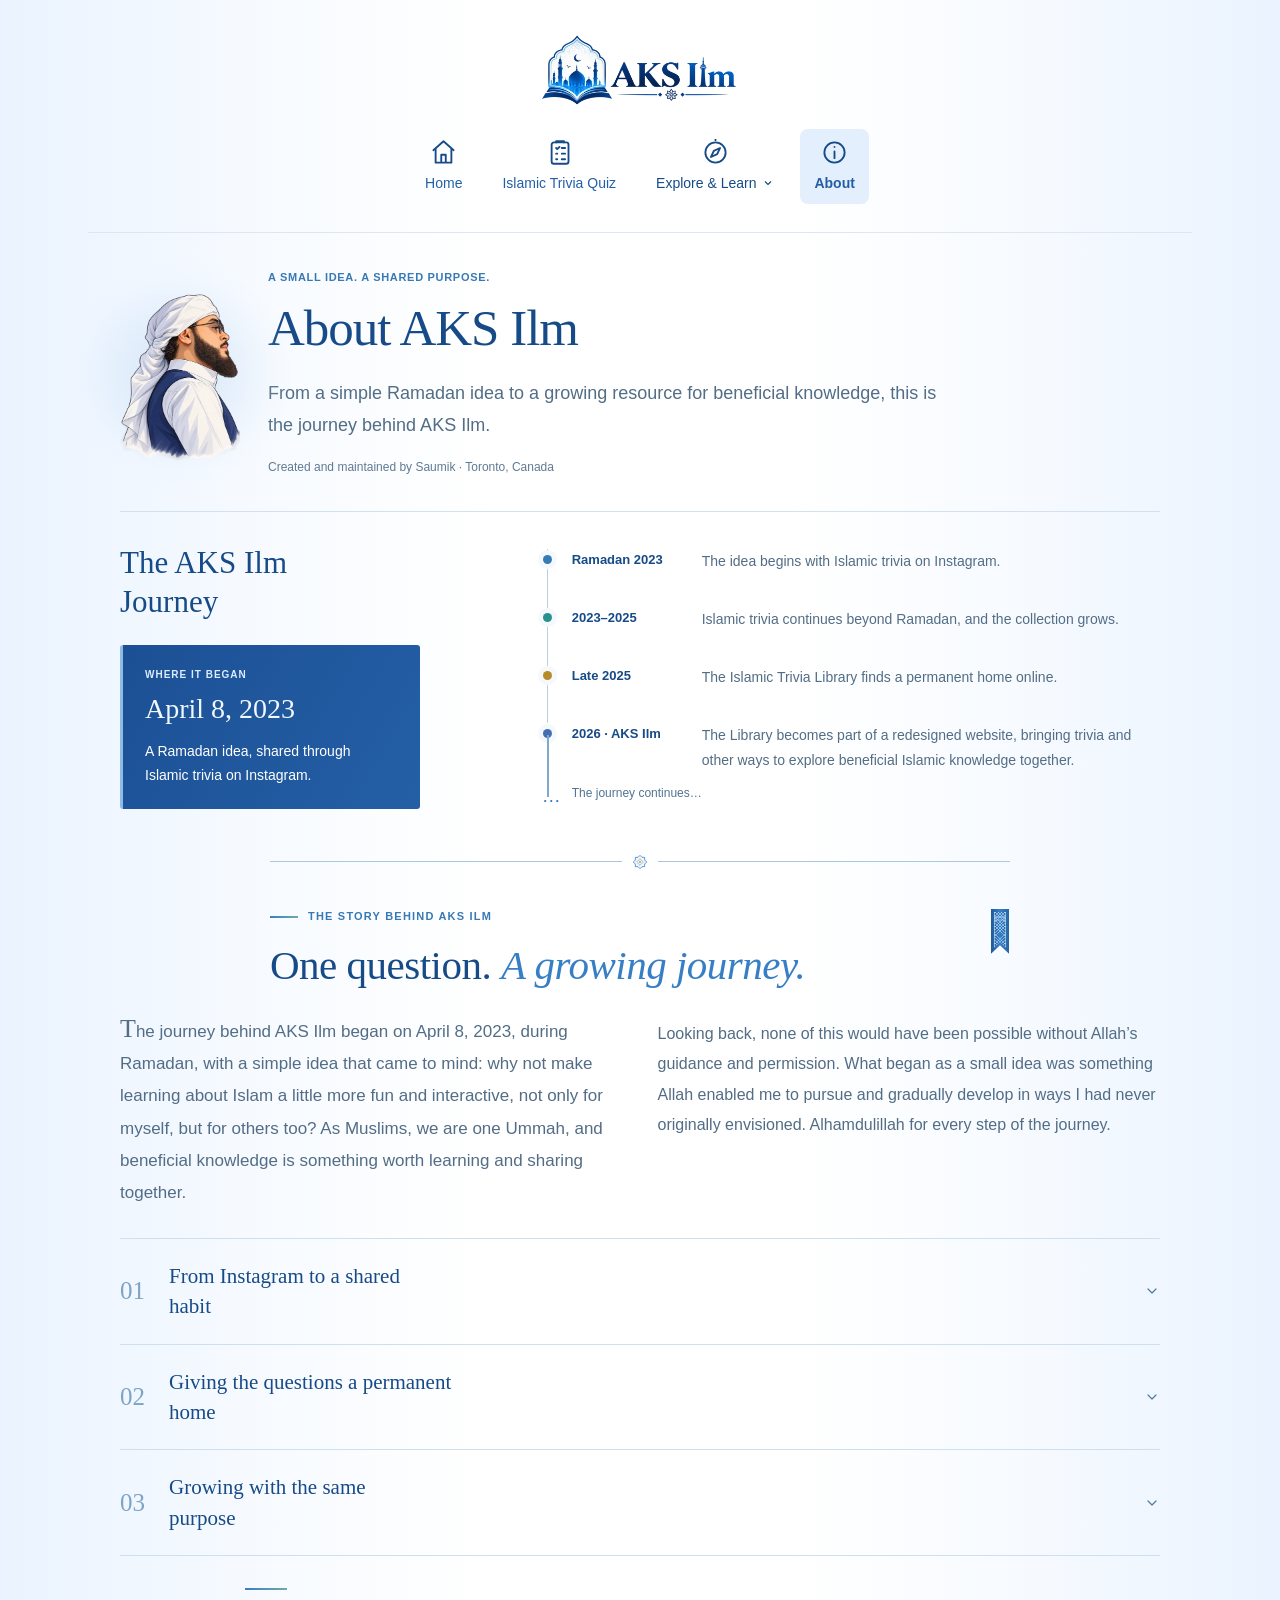
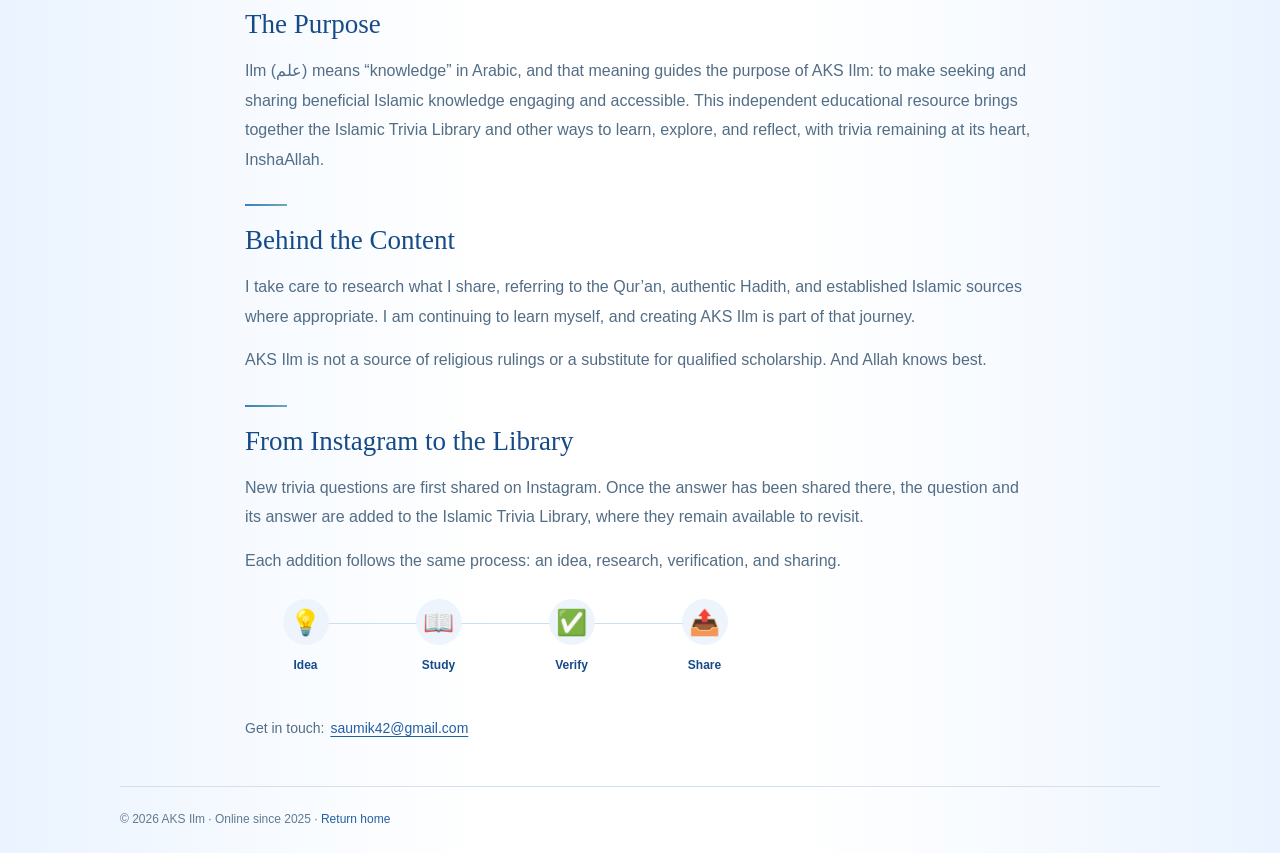
<file: about.html>
<!doctype html><html lang="en"><head><meta name="theme-color" content="#2e5591"><meta charset="utf-8"><meta name="viewport" content="width=device-width,initial-scale=1"><title>About AKS Ilm</title><meta name="description" content="The story, purpose, and journey behind AKS Ilm — Islamic Trivia & Learning."><link rel="stylesheet" href="./shared.css?v=logo-size-2"><link rel="icon" href="./favicon.ico" sizes="16x16 32x32 48x48 64x64"><link rel="icon" type="image/png" sizes="64x64" href="./assets/favicon.png"><link rel="apple-touch-icon" sizes="180x180" href="./assets/apple-touch-icon.png"><link rel="stylesheet" href="./about-redesign.css?v=22"><link rel="stylesheet" href="./site-navigation.css?v=7"><script defer src="./site-navigation.js?v=1"></script><link rel="stylesheet" href="./readability.css?v=6"></head><body class="aks-soft-page-edges"><div id="aks-about-page"><div class="site-nav aks-site-header"><a class="site-brand" href="./index.html"><img class="site-logo" src="./assets/logo-transparent-480.webp" srcset="./assets/logo-transparent-480.webp 480w, ./assets/logo-transparent-960.webp 960w" sizes="(max-width: 380px) 138px, (max-width: 600px) 176px, 220px" alt="AKS Ilm — Islamic Trivia &amp; Learning" width="960" height="320"></a><nav class="aks-nav-links" aria-label="Main navigation"><a href="./index.html"><svg class="aks-nav-icon" aria-hidden="true" focusable="false" viewBox="0 0 24 24" fill="none" stroke="currentColor" stroke-width="1.65" stroke-linecap="round" stroke-linejoin="round"><path d="m3 10 9-8 9 8"/><path d="M5 9v12h14V9M10 21v-7h4v7"/></svg><span class="aks-nav-label">Home</span></a><a href="./trivia.html"><svg class="aks-nav-icon" aria-hidden="true" focusable="false" viewBox="0 0 24 24" fill="none" stroke="currentColor" stroke-width="1.65" stroke-linecap="round" stroke-linejoin="round"><rect x="5" y="3" width="15" height="19" rx="2"/><path d="M9 3V2h7v1M9 8l1 1 2-2M14 8h3M9 13h1M14 13h3M9 18h1M14 18h3"/></svg><span class="aks-nav-label">Islamic Trivia Quiz</span></a><details class="aks-explore"><summary><svg class="aks-nav-icon" aria-hidden="true" focusable="false" viewBox="0 0 24 24" fill="none" stroke="currentColor" stroke-width="1.65" stroke-linecap="round" stroke-linejoin="round"><circle cx="12" cy="12" r="9"/><path d="m16 8-2.5 5.5L8 16l2.5-5.5L16 8ZM12 1V0"/></svg><span class="aks-nav-label">Explore &amp; Learn <svg class="aks-nav-chevron" aria-hidden="true" viewBox="0 0 16 16" width="12" height="12" fill="none" stroke="currentColor" stroke-width="1.6"><path d="m4 6 4 4 4-4"/></svg></span></summary><div class="aks-explore-panel"><a href="./library.html"><img class="aks-menu-illustration" src="./assets/feature-library.webp" width="32" height="32" alt="" aria-hidden="true" decoding="async"><span>Islamic Trivia Library</span></a><a href="./prophets.html"><img class="aks-menu-illustration" src="./assets/feature-prophets.webp" width="32" height="32" alt="" aria-hidden="true" decoding="async"><span>The Prophets</span></a><a href="./places.html"><img class="aks-menu-illustration" src="./assets/feature-places.webp" width="32" height="32" alt="" aria-hidden="true" decoding="async"><span>Islamic Places</span></a><a href="./kabah.html"><img class="aks-menu-illustration" src="./assets/feature-kabah.webp" width="32" height="32" alt="" aria-hidden="true" decoding="async"><span>Distance to the Kaʿbah</span></a><a href="./index.html#term"><img class="aks-menu-illustration" src="./assets/feature-term.webp" width="32" height="32" alt="" aria-hidden="true" decoding="async"><span>Learn an Islamic Term</span></a><a href="./masjid.html"><img class="aks-menu-illustration" src="./assets/feature-masjid.webp" width="32" height="32" alt="" aria-hidden="true" decoding="async"><span>Discover the Masjid</span></a><a href="./index.html#reminder"><img class="aks-menu-illustration" src="./assets/feature-reminder.webp" width="32" height="32" alt="" aria-hidden="true" decoding="async"><span>Beneficial Reminder</span></a></div></details><a href="./about.html" aria-current="page"><svg class="aks-nav-icon" aria-hidden="true" focusable="false" viewBox="0 0 24 24" fill="none" stroke="currentColor" stroke-width="1.65" stroke-linecap="round" stroke-linejoin="round"><circle cx="12" cy="12" r="9"/><path d="M12 11v6M12 7h.01"/></svg><span class="aks-nav-label">About</span></a></nav></div><div class="ae-shell"><main>
<section class="ae-hero">
  <button class="ae-portrait ae-portrait-trigger" type="button" aria-label="A short message from Saumik" aria-haspopup="dialog" aria-controls="ae-creator-dialog"><img src="./assets/about-saumik-portrait-lighter.webp" srcset="./assets/about-saumik-portrait-lighter.webp 360w, ./assets/about-saumik-portrait-lighter-720.webp 720w" sizes="(max-width:760px) 64px, 120px" width="360" height="532" alt="Illustrated portrait of Saumik, the creator of AKS Ilm" decoding="async" fetchpriority="high"></button>
  <div class="ae-hero-copy"><p class="ae-eyebrow"><span>A small idea.</span> <span>A shared purpose.</span></p><h1>About AKS Ilm</h1><p class="ae-lede">From a simple Ramadan idea to a growing resource for beneficial knowledge, this is the journey behind AKS Ilm.</p><p class="ae-credit">Created and maintained by Saumik · Toronto, Canada</p></div>
</section>
<section class="ae-journey-section"><div class="ae-journey-intro"><h2>The AKS Ilm Journey</h2><aside class="ae-date-note"><p class="ae-eyebrow">Where it began</p><p class="ae-date">April 8, 2023</p><p>A Ramadan idea, shared through Islamic trivia on Instagram.</p></aside></div><ol class="ae-journey">
  <li><span class="ae-dot" aria-hidden="true"></span><h3>Ramadan 2023</h3><p>The idea begins with Islamic trivia on Instagram.</p></li>
  <li><span class="ae-dot" aria-hidden="true"></span><h3>2023–2025</h3><p>Islamic trivia continues beyond Ramadan, and the collection grows.</p></li>
  <li><span class="ae-dot" aria-hidden="true"></span><h3>Late 2025</h3><p>The Islamic Trivia Library finds a permanent home online.</p></li>
  <li><span class="ae-dot" aria-hidden="true"></span><h3>2026 · AKS Ilm</h3><p>The Library becomes part of a redesigned website, bringing trivia and other ways to explore beneficial Islamic knowledge together.</p><p class="ae-continues"><span class="ae-ellipsis" aria-hidden="true">…</span>The journey continues…</p></li>
</ol></section>
<div class="ae-ornament" aria-hidden="true"><svg class="shahadah-star" viewBox="0 0 24 24" width="16" height="16" fill="none" stroke="currentColor" stroke-width="1.2" stroke-linejoin="round" focusable="false"><path d="m12 2 3 3h4v4l3 3-3 3v4h-4l-3 3-3-3H5v-4l-3-3 3-3V5h4Z" fill="#f4f8fd"/><path d="m12 7 5 5-5 5-5-5Z" opacity=".6"/><circle cx="12" cy="12" r="1.8" fill="#d5b46b" stroke="none"/></svg></div>
<section class="ae-story">
<div class="ae-story-heading"><p class="ae-eyebrow">The story behind AKS Ilm</p><h2>One question.<br> <em>A growing journey.</em></h2><button class="ae-bookmark-button" type="button" aria-label="Play bookmark shimmer"><span class="ae-story-bookmark" aria-hidden="true"><span></span></span></button></div>
<div class="ae-story-copy">
<p>The journey behind AKS Ilm began on April 8, 2023, during Ramadan, with a simple idea that came to mind: why not make learning about Islam a little more fun and interactive, not only for myself, but for others too? As Muslims, we are one Ummah, and beneficial knowledge is something worth learning and sharing together.</p>
<p>Looking back, none of this would have been possible without Allah’s guidance and permission. What began as a small idea was something Allah enabled me to pursue and gradually develop in ways I had never originally envisioned. Alhamdulillah for every step of the journey.</p>
<details class="ae-chapter" name="ae-story-chapters"><summary class="cursor-interaction"><span>From Instagram to a shared habit</span><svg class="ae-chapter-chevron" aria-hidden="true" focusable="false" viewBox="0 0 24 24" width="16" height="16" fill="none" stroke="currentColor" stroke-width="1.8" stroke-linecap="round" stroke-linejoin="round"><path d="m6 9 6 6 6-6"/></svg></summary><div>
<p>It all started with something simple: one multiple-choice Islamic trivia question at a time on Instagram. Alhamdulillah, people seemed to genuinely enjoy taking part, and I enjoyed creating the questions just as much. What I originally thought would be a Ramadan-only idea soon began to feel like something worth continuing, especially after friends encouraged me to keep it going.</p>
<p>And so, the questions kept coming. Some weeks brought more than others, but there was never a need to rush it. The idea remained simple: one question at a time, learn something beneficial and share it with others.</p>
</div></details>
<details class="ae-chapter" name="ae-story-chapters"><summary class="cursor-interaction"><span>Giving the questions a permanent home</span><svg class="ae-chapter-chevron" aria-hidden="true" focusable="false" viewBox="0 0 24 24" width="16" height="16" fill="none" stroke="currentColor" stroke-width="1.8" stroke-linecap="round" stroke-linejoin="round"><path d="m6 9 6 6 6-6"/></svg></summary><div>
<p>The more questions I created, the more I found myself enjoying the process behind them. Researching and verifying what I shared often meant learning something new myself, and sometimes a question that began as something for others ended up teaching me too. What started as a fun way to make Islamic learning engaging gradually became another way for me to reflect, strengthen my understanding of the Deen, and grow in my own journey as a Muslim.</p>
<p>Eventually, the collection reached a point where I wanted the questions and answers to have a permanent home rather than live only on Instagram. I wanted people to be able to go back, revisit older questions, and learn at their own pace. That led to the creation of the Islamic Trivia Library in late 2025, which is why AKS Ilm carries Est. 2025.</p>
</div></details>
<details class="ae-chapter" name="ae-story-chapters"><summary class="cursor-interaction"><span>Growing with the same purpose</span><svg class="ae-chapter-chevron" aria-hidden="true" focusable="false" viewBox="0 0 24 24" width="16" height="16" fill="none" stroke="currentColor" stroke-width="1.8" stroke-linecap="round" stroke-linejoin="round"><path d="m6 9 6 6 6-6"/></svg></summary><div>
<p>Since then, Alhamdulillah, what started with those simple Instagram questions has gradually grown into AKS Ilm, a broader Islamic learning resource. The Islamic Trivia Library remains at its heart, while interactive challenges, Islamic terminology, significant places connected to Islam, beneficial reminders, and other features have given people more ways to learn, explore, and reflect.</p>
<p>Through every stage, the purpose has remained the same: to make seeking beneficial Islamic knowledge engaging, accessible, and something we can share with one another. Whatever good comes from AKS Ilm is only by the permission and guidance of Allah, and I am grateful that He has enabled a small Ramadan idea to grow into what it is today.</p>
<p>May Allah accept this effort, place barakah in it, allow it to benefit others, guide it toward what pleases Him, and forgive any shortcomings. Ameen.</p>
</div></details>
</div></section>
<div class="ae-principles">
<section><h2>The Purpose</h2><p>Ilm (علم) means “knowledge” in Arabic, and that meaning guides the purpose of AKS Ilm: to make seeking and sharing beneficial Islamic knowledge engaging and accessible. This independent educational resource brings together the Islamic Trivia Library and other ways to learn, explore, and reflect, with trivia remaining at its heart, InshaAllah.</p></section>
<section><h2>Behind the Content</h2><p>I take care to research what I share, referring to the Qur’an, authentic Hadith, and established Islamic sources where appropriate. I am continuing to learn myself, and creating AKS Ilm is part of that journey.</p><p>AKS Ilm is not a source of religious rulings or a substitute for qualified scholarship. And Allah knows best.</p></section>
<section class="ae-publishing"><h2>From Instagram to the Library</h2><p>New trivia questions are first shared on Instagram. Once the answer has been shared there, the question and its answer are added to the Islamic Trivia Library, where they remain available to revisit.</p><p>Each addition follows the same process: an idea, research, verification, and sharing.</p>
<ol class="ae-process" aria-label="Content creation steps"><li><button class="ae-process-icon ae-process-tap" type="button" data-effect="idea" aria-label="Animate idea icon"><span aria-hidden="true">💡</span></button><span>Idea</span></li><li><button class="ae-process-icon ae-process-tap" type="button" data-effect="study" aria-label="Animate study icon"><span aria-hidden="true">📖</span></button><span>Study</span></li><li><button class="ae-process-icon ae-process-tap" type="button" data-effect="verify" aria-label="Animate verify icon"><span aria-hidden="true">✅</span></button><span>Verify</span></li><li><button class="ae-process-icon ae-process-tap" type="button" data-effect="share" aria-label="Animate share icon"><span aria-hidden="true">📤</span></button><span>Share</span></li></ol>
</section>
</div>
<p class="ae-contact">Get in touch: <a href="mailto:saumik42@gmail.com">saumik42@gmail.com</a></p>
<dialog id="ae-creator-dialog" class="ae-creator-dialog" aria-labelledby="ae-creator-title" aria-describedby="ae-creator-bio ae-creator-thanks"><button class="ae-dialog-close" type="button" aria-label="Close message" autofocus><svg aria-hidden="true" viewBox="0 0 24 24" width="19" height="19" fill="none" stroke="currentColor" stroke-width="1.6" stroke-linecap="round"><path d="m6 6 12 12M18 6 6 18"/></svg></button><p class="ae-dialog-label">About me</p><h2 id="ae-creator-title">Assalamu alaikum,<br>I’m Saumik.</h2><p id="ae-creator-bio">I was born in Dhaka and raised in Toronto from the age of 2.</p><p id="ae-creator-thanks" class="ae-dialog-thanks">Thank you for being a part of my AKS Ilm journey.</p></dialog><script>(()=>{const trigger=document.querySelector('.ae-portrait-trigger');const dialog=document.getElementById('ae-creator-dialog');const close=()=>dialog.close();trigger.addEventListener('click',()=>dialog.showModal());dialog.querySelector('.ae-dialog-close').addEventListener('click',close);dialog.addEventListener('click',e=>{const b=dialog.getBoundingClientRect();if(e.target===dialog&&(e.clientX<b.left||e.clientX>b.right||e.clientY<b.top||e.clientY>b.bottom))close()});dialog.addEventListener('close',()=>trigger.focus());})();</script></main><footer class="ae-footer">© 2026 AKS Ilm · Online since 2025 · <a href="./index.html">Return home</a></footer></div><script>
(()=>{const root=document.getElementById('aks-about-page');const chapters=root.querySelectorAll('.ae-chapter');chapters.forEach(chapter=>chapter.addEventListener('toggle',()=>{if(chapter.open)chapters.forEach(other=>{if(other!==chapter)other.open=false;});}));})();
</script></div><script>
(()=>{const root=document.getElementById('aks-about-page');const milestone=root&&root.querySelector('.ae-journey li:last-child');if(!milestone)return;const reduced=window.matchMedia('(prefers-reduced-motion: reduce)');let observer=null;const showStill=()=>{if(observer)observer.disconnect();milestone.classList.remove('is-journey-animated');milestone.classList.add('is-journey-revealed')};if(reduced.matches||!('IntersectionObserver' in window)){showStill();return}observer=new IntersectionObserver(entries=>{if(entries.some(entry=>entry.isIntersecting)){milestone.classList.add('is-journey-revealed','is-journey-animated');observer.disconnect()}},{threshold:.45});observer.observe(milestone);const onPreference=event=>{if(event.matches)showStill()};if(reduced.addEventListener)reduced.addEventListener('change',onPreference);})();
</script><script>(()=>{const button=document.querySelector('.ae-bookmark-button');let timer;button.addEventListener('click',()=>{clearTimeout(timer);button.classList.remove('is-shimmering');void button.offsetWidth;button.classList.add('is-shimmering');timer=setTimeout(()=>button.classList.remove('is-shimmering'),1600)});})();</script><script>(()=>{document.querySelectorAll('.ae-process-tap').forEach(button=>{let timer;button.addEventListener('click',()=>{clearTimeout(timer);button.classList.remove('is-playing');void button.offsetWidth;button.classList.add('is-playing');timer=setTimeout(()=>button.classList.remove('is-playing'),950)});});})();</script></body></html>
</file>
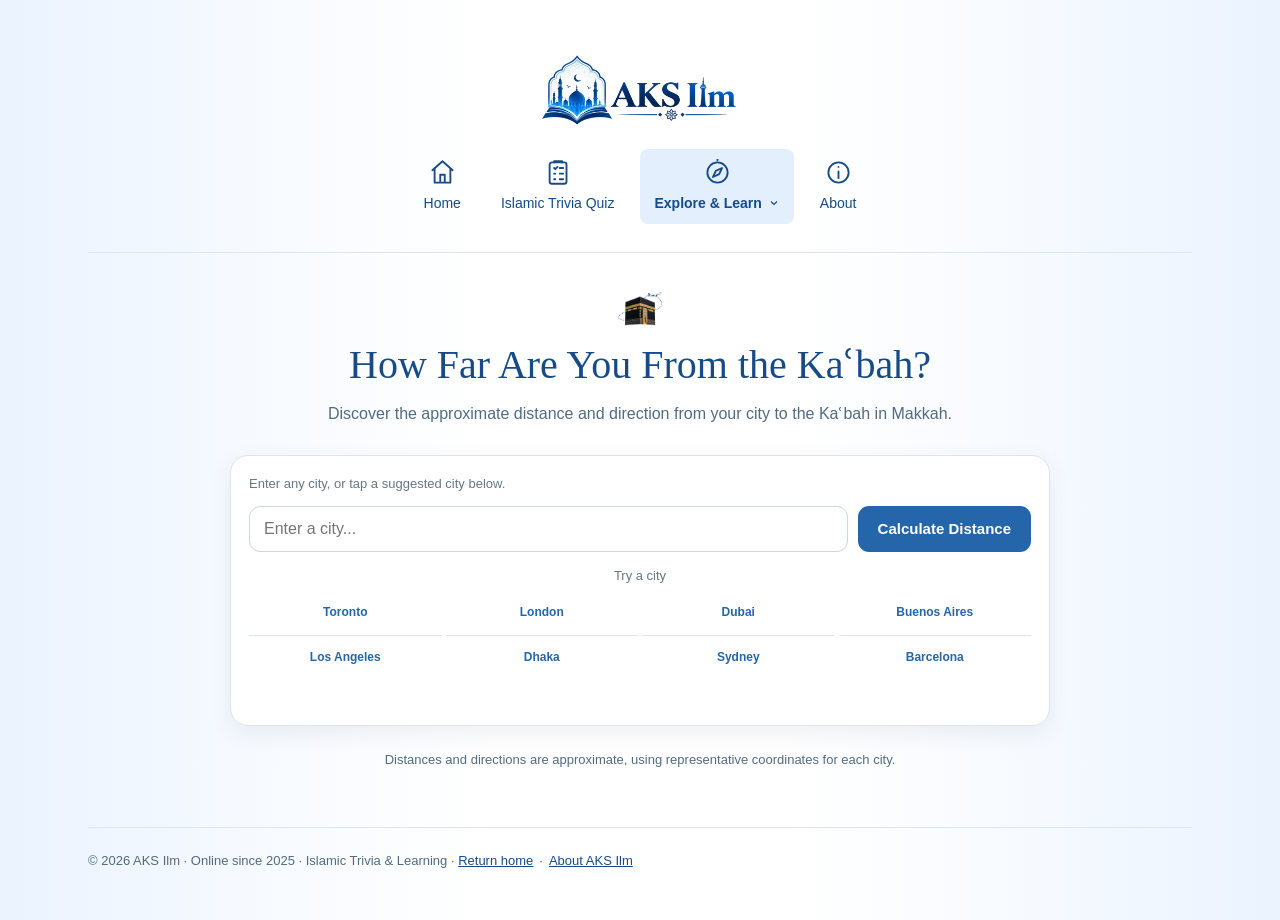
<file: kabah.html>
<!DOCTYPE html>
<html lang="en">
<head><meta name="theme-color" content="#2e5591">
  <meta charset="UTF-8" />
  <meta name="viewport" content="width=device-width, initial-scale=1.0" />
  <title>How Far Are You From the Kaʿbah?</title>

  <style>
    * {
      box-sizing: border-box;
    }

    :root {
      --navy: #102a43;
      --navy-deep: #071a2b;
      --navy-mid: #173f5f;
      --blue: #4da3ff;
      --gold: #d6ad4c;
      --gold-light: #f0d88a;
      --cream: #fffdf8;
      --text: #172b3a;
      --muted: #667784;
      --border: #dde5ea;
      --soft: #f6f8f9;
    }

    body {
      margin: 0;
      padding: 20px;
      background: transparent;
      color: var(--text);
      font-family: Arial, Helvetica, sans-serif;
    }

    .feature {
      width: 100%;
      max-width: 820px;
      margin: 0 auto;
    }

    .header {
      text-align: center;
      margin-bottom: 18px;
    }

    .header h1 {
      margin: 0 0 8px;
      color: var(--navy);
      font-size: clamp(24px, 5vw, 34px);
      line-height: 1.15;
    }

    .header p {
      max-width: 650px;
      margin: 0 auto;
      color: var(--muted);
      font-size: 15px;
      line-height: 1.55;
    }

    .search-card {
      background: white;
      border: 1px solid var(--border);
      border-radius: 18px;
      padding: 18px;
      box-shadow: 0 8px 24px rgba(16, 42, 67, 0.07);
    }

    .search-row {
      display: flex;
      gap: 10px;
    }

    #cityInput {
      flex: 1;
      min-width: 0;
      border: 1px solid #cbd6dd;
      border-radius: 11px;
      padding: 13px 14px;
      font-size: 16px;
      color: var(--text);
      outline: none;
      background: white;
    }

    #cityInput:focus {
      border-color: var(--blue);
      box-shadow: 0 0 0 3px rgba(77, 163, 255, 0.13);
    }

    #calculateBtn {
      border: 0;
      border-radius: 11px;
      padding: 13px 20px;
      background: var(--navy);
      color: white;
      font-size: 15px;
      font-weight: 700;
      cursor: pointer;
      white-space: nowrap;
    }

    #calculateBtn:hover {
      background: #183e5e;
    }

    #calculateBtn:disabled {
      opacity: 0.65;
      cursor: wait;
    }

    .examples {
      display: flex;
      justify-content: center;
      align-items: center;
      flex-wrap: wrap;
      gap: 7px;
      margin-top: 13px;
      color: var(--muted);
      font-size: 13px;
    }

    .example-label {
      margin-right: 2px;
    }

    .example {
      border: 1px solid var(--border);
      background: var(--soft);
      color: var(--navy);
      padding: 6px 9px;
      border-radius: 999px;
      font-size: 12px;
      cursor: pointer;
    }

    .example:hover {
      border-color: #b9c8d2;
      background: #eef3f6;
    }

    .message {
      min-height: 18px;
      margin-top: 10px;
      text-align: center;
      color: #a23b3b;
      font-size: 13px;
      line-height: 1.4;
    }

    /* PLACEHOLDER */

    .placeholder {
      margin-top: 16px;
      border: 1px solid var(--border);
      border-radius: 18px;
      background:
        radial-gradient(circle at 50% 18%, rgba(214, 173, 76, 0.08), transparent 26%),
        linear-gradient(180deg, #fbfcfd 0%, #f5f8fa 100%);
      padding: 30px 24px 20px;
      text-align: center;
    }

    .placeholder-main {
      max-width: 440px;
      margin: 0 auto;
    }

    .placeholder-icon {
      width: 66px;
      height: 66px;
      margin: 0 auto 14px;
      border-radius: 50%;
      display: flex;
      align-items: center;
      justify-content: center;
      background: white;
      border: 1px solid #e2e7ea;
      box-shadow: 0 6px 18px rgba(16, 42, 67, 0.08);
      font-size: 31px;
    }

    .placeholder-title {
      margin: 0 0 7px;
      color: var(--navy);
      font-size: 19px;
      font-weight: 700;
    }

    .placeholder-text {
      margin: 0;
      color: var(--muted);
      font-size: 14px;
      line-height: 1.55;
    }

    .placeholder-preview-grid {
      display: grid;
      grid-template-columns: 1fr 1fr;
      gap: 11px;
      max-width: 650px;
      margin: 23px auto 0;
    }

    .placeholder-preview-card {
      background: white;
      border: 1px solid var(--border);
      border-radius: 14px;
      padding: 16px 14px;
    }

    .placeholder-preview-card strong {
      display: block;
      margin-bottom: 6px;
      color: var(--navy);
      font-size: 14px;
    }

    .placeholder-preview-card p {
      margin: 0;
      color: var(--muted);
      font-size: 12px;
      line-height: 1.5;
    }

    .placeholder-explore {
      max-width: 650px;
      margin: 12px auto 0;
      padding: 17px 16px;
      background: white;
      border: 1px solid var(--border);
      border-radius: 14px;
    }

    .placeholder-explore strong {
      display: block;
      margin-bottom: 6px;
      color: var(--navy);
      font-size: 14px;
    }

    .placeholder-explore p {
      margin: 0;
      color: var(--muted);
      font-size: 12px;
      line-height: 1.55;
    }

    .placeholder-reflection {
      max-width: 650px;
      margin: 12px auto 0;
      padding: 16px;
      background: #fbf8ee;
      border: 1px solid #eee3c5;
      border-radius: 14px;
      color: #5f5232;
      font-size: 13px;
      line-height: 1.55;
    }

    .placeholder-reflection strong {
      display: block;
      margin-bottom: 4px;
      color: #514522;
    }

    .placeholder-note {
      max-width: 650px;
      margin: 14px auto 0;
      color: var(--muted);
      font-size: 11px;
      line-height: 1.5;
    }

    /* RESULTS */

    #results {
      display: none;
      margin-top: 16px;
    }

    .map-card {
      position: relative;
      overflow: hidden;
      background:
        radial-gradient(circle at 18% 18%, rgba(255,255,255,.16) 0 1px, transparent 1.5px),
        radial-gradient(circle at 72% 22%, rgba(255,255,255,.13) 0 1px, transparent 1.5px),
        radial-gradient(circle at 38% 68%, rgba(255,255,255,.12) 0 1px, transparent 1.5px),
        radial-gradient(circle at 87% 63%, rgba(255,255,255,.14) 0 1px, transparent 1.5px),
        linear-gradient(180deg, #0b2841, #071a2b);
      background-size: 120px 120px, 170px 170px, 140px 140px, 190px 190px, auto;
      border-radius: 18px;
      padding: 14px;
      box-shadow: 0 10px 26px rgba(7, 26, 43, 0.18);
    }

    .map-wrap {
      position: relative;
      width: 100%;
      aspect-ratio: 720 / 310;
      min-height: 235px;
      overflow: hidden;
      border-radius: 12px;
      touch-action: none;
      cursor: default;
    }

    .map-wrap.zoomed {
      cursor: grab;
    }

    .map-wrap.dragging {
      cursor: grabbing;
    }

    #worldMap {
      display: block;
      width: 100%;
      height: 100%;
      user-select: none;
      -webkit-user-select: none;
    }

    .map-loading {
      position: absolute;
      inset: 0;
      display: flex;
      align-items: center;
      justify-content: center;
      color: rgba(255,255,255,.82);
      font-size: 13px;
      pointer-events: none;
      z-index: 3;
    }

    /* MAP CONTROLS */

    .map-controls {
      position: absolute;
      top: 10px;
      right: 10px;
      z-index: 8;
      display: flex;
      flex-direction: column;
      overflow: hidden;
      border: 1px solid rgba(255,255,255,.22);
      border-radius: 9px;
      background: rgba(7, 26, 43, 0.82);
      box-shadow: 0 4px 12px rgba(0,0,0,.18);
      backdrop-filter: blur(4px);
    }

    .map-control {
      width: 36px;
      height: 36px;
      border: 0;
      background: transparent;
      color: white;
      font-size: 22px;
      line-height: 1;
      cursor: pointer;
    }

    .map-control + .map-control {
      border-top: 1px solid rgba(255,255,255,.16);
    }

    .map-control:hover {
      background: rgba(255,255,255,.12);
    }

    .map-control:disabled {
      opacity: .35;
      cursor: default;
    }

    .zoom-level {
      position: absolute;
      right: 10px;
      bottom: 8px;
      z-index: 7;
      padding: 4px 7px;
      border-radius: 999px;
      background: rgba(7, 26, 43, .72);
      color: rgba(255,255,255,.82);
      font-size: 10px;
      pointer-events: none;
    }

    .map-hint {
      position: absolute;
      left: 50%;
      bottom: 8px;
      z-index: 7;
      transform: translateX(-50%);
      max-width: calc(100% - 110px);
      padding: 5px 9px;
      border-radius: 999px;
      background: rgba(7, 26, 43, .74);
      color: rgba(255,255,255,.88);
      font-size: 10px;
      white-space: nowrap;
      pointer-events: none;
      transition: opacity .25s ease;
    }

    .map-hint.hidden {
      opacity: 0;
    }

    .graticule {
      stroke: rgba(255,255,255,.075);
      stroke-width: .55;
      fill: none;
    }

    .country {
      fill: #2b5c7c;
      stroke: #6b91a9;
      stroke-width: .45;
      vector-effect: non-scaling-stroke;
    }

    .route {
      fill: none;
      stroke: var(--gold);
      stroke-width: 2.4;
      stroke-linecap: round;
      stroke-dasharray: 7 6;
      opacity: .95;
      filter: drop-shadow(0 0 3px rgba(214,173,76,.35));
      vector-effect: non-scaling-stroke;
    }

    .city-dot {
      fill: var(--blue);
      stroke: white;
      stroke-width: 2;
      vector-effect: non-scaling-stroke;
    }

    .makkah-dot {
      fill: var(--gold);
      stroke: #fff5cf;
      stroke-width: 2;
      vector-effect: non-scaling-stroke;
    }

    .map-label {
      fill: white;
      font-size: 11px;
      font-weight: 700;
      paint-order: stroke;
      stroke: #071a2b;
      stroke-width: 3px;
      stroke-linejoin: round;
    }

    .map-sub-label {
      fill: rgba(255,255,255,.76);
      font-size: 8.5px;
      paint-order: stroke;
      stroke: #071a2b;
      stroke-width: 2.5px;
      stroke-linejoin: round;
    }

    .kabah-symbol {
      font-size: 15px;
    }

    .summary-row {
      display: grid;
      grid-template-columns: 1fr auto 1fr;
      gap: 10px;
      align-items: center;
      padding: 17px 4px 3px;
      color: white;
    }

    .summary-location {
      text-align: center;
      min-width: 0;
    }

    .summary-location strong {
      display: block;
      font-size: 14px;
      overflow-wrap: anywhere;
    }

    .summary-location span {
      display: block;
      margin-top: 3px;
      color: rgba(255,255,255,.68);
      font-size: 11px;
    }

    .summary-arrow {
      color: var(--gold-light);
      font-size: 21px;
    }

    .distance-card {
      margin-top: 14px;
      padding: 21px 16px;
      text-align: center;
      background: white;
      border: 1px solid var(--border);
      border-radius: 17px;
      box-shadow: 0 7px 20px rgba(16, 42, 67, 0.06);
    }

    .result-label {
      color: var(--muted);
      font-size: 12px;
      font-weight: 700;
      text-transform: uppercase;
      letter-spacing: .07em;
    }

    .distance-value {
      margin-top: 6px;
      color: var(--navy);
      font-size: clamp(34px, 8vw, 49px);
      line-height: 1;
      font-weight: 800;
    }

    .distance-unit {
      font-size: .48em;
      font-weight: 700;
      color: var(--muted);
    }

    .detail-grid {
      display: grid;
      grid-template-columns: 1fr 1fr;
      gap: 11px;
      margin-top: 11px;
    }

    .detail-card {
      padding: 15px 12px;
      text-align: center;
      background: var(--soft);
      border: 1px solid var(--border);
      border-radius: 14px;
    }

    .detail-card strong {
      display: block;
      margin-top: 5px;
      color: var(--navy);
      font-size: 18px;
    }

    .perspective {
      margin-top: 12px;
      border: 1px solid var(--border);
      border-radius: 15px;
      overflow: hidden;
      background: white;
    }

    .perspective-button {
      width: 100%;
      border: 0;
      background: white;
      color: var(--navy);
      padding: 15px 17px;
      display: flex;
      align-items: center;
      justify-content: space-between;
      gap: 10px;
      text-align: left;
      font-size: 14px;
      font-weight: 700;
      cursor: pointer;
    }

    .perspective-button:hover {
      background: #fafcfd;
    }

    .chevron {
      transition: transform .2s ease;
    }

    .perspective.open .chevron {
      transform: rotate(180deg);
    }

    .perspective-content {
      display: none;
      padding: 0 17px 17px;
    }

    .perspective.open .perspective-content {
      display: block;
    }

    .perspective-item {
      padding: 13px 0;
      border-top: 1px solid #edf1f3;
    }

    .perspective-item:first-child {
      border-top: 0;
    }

    .perspective-item strong {
      display: block;
      margin-bottom: 4px;
      color: var(--navy);
      font-size: 14px;
    }

    .perspective-item p {
      margin: 0;
      color: var(--muted);
      font-size: 13px;
      line-height: 1.5;
    }

    .reflection {
      margin-top: 13px;
      padding: 17px;
      text-align: center;
      border-radius: 15px;
      background: #fbf8ee;
      border: 1px solid #eee3c5;
      color: #5f5232;
      font-size: 14px;
      line-height: 1.55;
    }

    .try-again-wrap {
      text-align: center;
      margin-top: 14px;
    }

    #tryAgainBtn {
      border: 1px solid #c8d4dc;
      border-radius: 10px;
      padding: 10px 16px;
      background: white;
      color: var(--navy);
      font-size: 14px;
      font-weight: 700;
      cursor: pointer;
    }

    #tryAgainBtn:hover {
      background: var(--soft);
    }

    .note {
      margin: 13px auto 0;
      max-width: 650px;
      color: var(--muted);
      text-align: center;
      font-size: 11px;
      line-height: 1.5;
    }

    @media (max-width: 600px) {
      body {
        padding: 12px;
      }

      .search-card {
        padding: 14px;
      }

      .search-row {
        flex-direction: column;
      }

      #calculateBtn {
        width: 100%;
      }

      .placeholder {
        padding: 25px 14px 18px;
      }

      .placeholder-preview-grid {
        grid-template-columns: 1fr;
      }

      .map-card {
        padding: 9px;
      }

      .map-wrap {
        min-height: 190px;
      }

      .map-control {
        width: 34px;
        height: 34px;
        font-size: 20px;
      }

      .summary-row {
        gap: 6px;
      }

      .summary-location strong {
        font-size: 12px;
      }

      .detail-grid {
        gap: 8px;
      }

      .detail-card strong {
        font-size: 16px;
      }
    }

    @media (prefers-reduced-motion: reduce) {
      *,
      *::before,
      *::after {
        scroll-behavior: auto !important;
        transition: none !important;
        animation: none !important;
      }
    }
  </style>
<link rel="stylesheet" href="./shared.css?v=logo-size-2"><style>body{background:#fff}.feature{box-shadow:none}.intro h1,h1{color:#164b88;font-family:Georgia,serif;font-weight:normal}button{font-size:14px}input{font-size:16px}.placeholder-text,.reflection{font-size:16px}</style><style id="kabah-mobile-navigation">
@media(max-width:600px){
.site-nav{width:calc(100% - 24px)}
.site-nav>div{grid-template-columns:max-content max-content;align-items:start}
.site-nav>div>a{white-space:nowrap}
}
@media(max-width:380px){
.site-nav{gap:10px}
.site-nav .site-brand{font-size:22px}
.site-brand small{font-size:7px;letter-spacing:1px}
.site-nav>div{font-size:12px;column-gap:10px}
}
</style><style id="distance-clarity">
.summary-location strong{font-size:18px;line-height:1.4}
.summary-location span{font-size:13px;line-height:1.5;color:rgba(255,255,255,.82)}
.distance-explanation{max-width:460px;margin:12px auto 0;color:#667784;font:13px/1.6 Arial,Helvetica,sans-serif}
@media(max-width:600px){.summary-location strong{font-size:16px}.summary-location span{font-size:12px}}
</style><link rel="icon" href="./favicon.ico" sizes="16x16 32x32 48x48 64x64"><link rel="icon" type="image/png" sizes="64x64" href="./assets/favicon.png"><link rel="apple-touch-icon" sizes="180x180" href="./assets/apple-touch-icon.png"><style id="suggested-city-grid">
.examples{display:block;margin-top:16px}
.examples .example-label{display:block;margin:0 0 8px;text-align:center;font-size:13px}
.example-grid{display:grid;grid-template-columns:repeat(4,minmax(0,1fr));gap:0 4px}
.example-grid .example{box-sizing:border-box;width:100%;min-width:0;min-height:44px;padding:8px 4px;border:0;border-radius:0;background:transparent;color:#2466a9;font-size:12px;font-weight:600;line-height:1.4;white-space:normal;box-shadow:none}
.example-grid .example:nth-child(n+5){border-top:1px solid #dce7f2}
.example-grid .example:hover,.example-grid .example:active{background:transparent;color:#164b88;text-decoration:underline;text-underline-offset:4px}
.example-grid .example:focus-visible{outline:3px solid #377fc5;outline-offset:1px}
#calculateBtn{background:#2466a9;color:#fff}
#calculateBtn:hover{background:#1c5793}
@media(max-width:380px){.example-grid{grid-template-columns:repeat(2,minmax(0,1fr))}.example-grid .example:nth-child(n+3){border-top:1px solid #dce7f2}}
</style><style>.city-input-help{margin:0 0 12px;color:#667784;font:13px/1.5 Arial,Helvetica,sans-serif}</style><style id="route-plane-style">.route-plane{pointer-events:none}</style><style id="kabah-mobile-result-overview">
.mobile-distance-slot{display:none}
@media(max-width:600px){
  #results{scroll-margin-top:12px}
  #results .map-wrap{min-height:160px;min-height:clamp(140px,28svh,190px)}
  .mobile-distance-slot{display:block;margin:12px -9px -9px;padding:15px 16px 17px;background:#fff;border-top:1px solid var(--border);text-align:center}
  .mobile-distance-slot .distance-value{font-size:36px}
}
</style><style id="mobile-page-heading-balance">@media(max-width:600px){.feature .header h1{text-wrap:balance}}</style><style id="distance-unit-switch-style">
.distance-unit-switch{display:inline-flex;align-items:center;gap:2px;margin-left:4px;vertical-align:middle;font:600 14px/1.2 Arial,Helvetica,sans-serif}
.distance-unit-switch label{position:relative;display:inline-flex;align-items:center;justify-content:center;min-width:36px;min-height:44px;cursor:pointer}
.distance-unit-switch input{position:absolute;width:1px;height:1px;padding:0;margin:-1px;overflow:hidden;clip-path:inset(50%);white-space:nowrap}
.distance-unit-switch label>span{padding:5px 2px;color:#667784;border-bottom:2px solid transparent}
.distance-unit-switch input:checked+span{color:#2466a9;border-bottom-color:#2466a9}
.distance-unit-switch input:focus-visible+span{outline:3px solid #377fc5;outline-offset:4px;border-radius:2px}
</style><style id="route-journey-style">.route{stroke:url(#route-gradient)}#planeLayer{pointer-events:none}</style><style id="page-title-illustration-style">
.page-title-illustration{display:block;width:46px;height:46px;object-fit:contain;margin:0 auto 10px}

@media(max-width:600px){.page-title-illustration{width:42px;height:42px;margin-bottom:9px}}
</style><link rel="stylesheet" href="./feature-ui.css"><style id="kabah-phone-intro-spacing">@media(max-width:600px){.site-nav{margin-bottom:22px}.feature .header.feature-page-heading{margin-bottom:18px}.feature .header.feature-page-heading h1{margin-bottom:8px}.feature .header.feature-page-heading>p{line-height:1.55}}</style><link rel="stylesheet" href="./bearing-compass.css?v=2"><link rel="stylesheet" href="./site-navigation.css?v=7"><script defer src="./site-navigation.js?v=1"></script><link rel="stylesheet" href="./readability.css?v=5"><style id="clear-city-control">
.search-row .city-input-wrap{position:relative;display:flex;flex:1;min-width:0}
.search-row .city-input-wrap #cityInput{box-sizing:border-box;width:100%;padding-right:48px}
#clearCityBtn{position:absolute;right:3px;top:50%;transform:translateY(-50%);display:flex;align-items:center;justify-content:center;width:44px;height:44px;padding:0;border:0;border-radius:7px;background:transparent;color:#526b81;font:400 24px/1 Arial,sans-serif;cursor:pointer}
#clearCityBtn[hidden]{display:none}
#clearCityBtn:hover{color:#164b88;background:#edf5fc}
#clearCityBtn:focus-visible{outline:2px solid #377fc5;outline-offset:-3px}
</style><style id="map-input-hints">.map-hint-touch{display:none}@media(pointer:coarse){.map-hint-mouse{display:none}.map-hint-touch{display:inline}}</style><style id="selected-suggested-city">
.example-grid .example[aria-pressed="true"]{background:#e5f0fc;color:#164b88;border-radius:6px;box-shadow:inset 0 0 0 1px #bcd3ed;font-weight:700;text-decoration:none}
.example-grid .example[aria-pressed="true"]:hover{background:#e5f0fc;text-decoration:none}
</style><style id="city-match-style">
.city-matches{margin-top:16px;border:1px solid #cbddec;border-radius:10px;overflow:hidden;background:#fff}
.city-matches[hidden]{display:none}
.city-matches-heading{margin:0;padding:12px 16px;background:#edf5fd;color:#164b88;font:600 14px/1.5 Arial,Helvetica,sans-serif}
.city-match-choice{display:flex;align-items:center;justify-content:space-between;gap:16px;width:100%;padding:14px 16px;border:0;border-top:1px solid #e1eaf3;background:#fff;color:#153451;text-align:left;font:600 15px/1.5 Arial,Helvetica,sans-serif;cursor:pointer}
.city-match-choice:hover{background:#f0f6fd}
.city-match-choice:focus-visible{outline:3px solid #377fc5;outline-offset:-3px}
.city-match-choice small{display:block;color:#60788f;font:400 13px/1.5 Arial,Helvetica,sans-serif}
.message.city-choice-notice{color:#527490}
.city-match-action{flex:none;color:#2466a9;font:600 13px/1.4 Arial,Helvetica,sans-serif}
</style></head>

<body class="aks-soft-page-edges"><div class="site-nav aks-site-header"><a class="site-brand" href="./index.html"><img class="site-logo" src="./assets/logo-transparent-480.webp" srcset="./assets/logo-transparent-480.webp 480w, ./assets/logo-transparent-960.webp 960w" sizes="(max-width: 380px) 138px, (max-width: 600px) 176px, 220px" alt="AKS Ilm — Islamic Trivia &amp; Learning" width="960" height="320"></a><nav class="aks-nav-links" aria-label="Main navigation"><a href="./index.html"><svg class="aks-nav-icon" aria-hidden="true" focusable="false" viewBox="0 0 24 24" fill="none" stroke="currentColor" stroke-width="1.65" stroke-linecap="round" stroke-linejoin="round"><path d="m3 10 9-8 9 8"/><path d="M5 9v12h14V9M10 21v-7h4v7"/></svg><span class="aks-nav-label">Home</span></a><a href="./trivia.html"><svg class="aks-nav-icon" aria-hidden="true" focusable="false" viewBox="0 0 24 24" fill="none" stroke="currentColor" stroke-width="1.65" stroke-linecap="round" stroke-linejoin="round"><rect x="5" y="3" width="15" height="19" rx="2"/><path d="M9 3V2h7v1M9 8l1 1 2-2M14 8h3M9 13h1M14 13h3M9 18h1M14 18h3"/></svg><span class="aks-nav-label">Islamic Trivia Quiz</span></a><details class="aks-explore"><summary data-current="true"><svg class="aks-nav-icon" aria-hidden="true" focusable="false" viewBox="0 0 24 24" fill="none" stroke="currentColor" stroke-width="1.65" stroke-linecap="round" stroke-linejoin="round"><circle cx="12" cy="12" r="9"/><path d="m16 8-2.5 5.5L8 16l2.5-5.5L16 8ZM12 1V0"/></svg><span class="aks-nav-label">Explore &amp; Learn <svg class="aks-nav-chevron" aria-hidden="true" viewBox="0 0 16 16" width="12" height="12" fill="none" stroke="currentColor" stroke-width="1.6"><path d="m4 6 4 4 4-4"/></svg></span></summary><div class="aks-explore-panel"><a href="./library.html"><img class="aks-menu-illustration" src="./assets/feature-library.webp" width="32" height="32" alt="" aria-hidden="true" decoding="async"><span>Islamic Trivia Library</span></a><a href="./prophets.html"><img class="aks-menu-illustration" src="./assets/feature-prophets.webp" width="32" height="32" alt="" aria-hidden="true" decoding="async"><span>The Prophets</span></a><a href="./places.html"><img class="aks-menu-illustration" src="./assets/feature-places.webp" width="32" height="32" alt="" aria-hidden="true" decoding="async"><span>Islamic Places</span></a><a href="./kabah.html" aria-current="page"><img class="aks-menu-illustration" src="./assets/feature-kabah.webp" width="32" height="32" alt="" aria-hidden="true" decoding="async"><span>Distance to the Kaʿbah</span></a><a href="./index.html#term"><img class="aks-menu-illustration" src="./assets/feature-term.webp" width="32" height="32" alt="" aria-hidden="true" decoding="async"><span>Learn an Islamic Term</span></a><a href="./masjid.html"><img class="aks-menu-illustration" src="./assets/feature-masjid.webp" width="32" height="32" alt="" aria-hidden="true" decoding="async"><span>Discover the Masjid</span></a><a href="./index.html#reminder"><img class="aks-menu-illustration" src="./assets/feature-reminder.webp" width="32" height="32" alt="" aria-hidden="true" decoding="async"><span>Beneficial Reminder</span></a></div></details><a href="./about.html"><svg class="aks-nav-icon" aria-hidden="true" focusable="false" viewBox="0 0 24 24" fill="none" stroke="currentColor" stroke-width="1.65" stroke-linecap="round" stroke-linejoin="round"><circle cx="12" cy="12" r="9"/><path d="M12 11v6M12 7h.01"/></svg><span class="aks-nav-label">About</span></a></nav></div>

  <main class="feature">

    <div class="header feature-page-heading"><img class="page-title-illustration" src="./assets/feature-kabah.webp" width="256" height="256" alt="" aria-hidden="true" decoding="async">
      <h1>How Far Are You From the Kaʿbah?</h1>
      <p>
        Discover the approximate distance and direction from your city
        to the Kaʿbah in Makkah.
      </p>
    </div>

    <section class="search-card">

      <p class="city-input-help" id="city-input-help">Enter any city, or tap a suggested city below.</p>

      <div class="search-row">
        <div class="city-input-wrap"><input
          id="cityInput"
          type="text"
          placeholder="Enter a city..."
          autocomplete="off"
          aria-label="Enter a city"
          aria-describedby="city-input-help"
        /><button id="clearCityBtn" type="button" aria-label="Clear city" hidden>×</button></div>

        <button id="calculateBtn" type="button">
          Calculate Distance
        </button>
      </div>

      <section id="city-matches" class="city-matches" aria-labelledby="city-matches-heading" hidden><h2 id="city-matches-heading" class="city-matches-heading"></h2><div id="city-match-list"></div></section>

      <div class="examples"><span class="example-label">Try a city</span><div class="example-grid"><button type="button" class="example" data-city="Toronto">Toronto</button><button type="button" class="example" data-city="London">London</button><button type="button" class="example" data-city="Dubai">Dubai</button><button type="button" class="example" data-city="Buenos Aires">Buenos Aires</button><button type="button" class="example" data-city="Los Angeles">Los Angeles</button><button type="button" class="example" data-city="Dhaka">Dhaka</button><button type="button" class="example" data-city="Sydney">Sydney</button><button type="button" class="example" data-city="Barcelona">Barcelona</button></div></div>

      <div id="message" class="message" aria-live="polite"></div>

    </section>

    <section id="placeholder" class="placeholder">
      <p class="placeholder-note">Distances and directions are approximate, using representative coordinates for each city.</p>
    </section>

    <section id="results">

      <div class="map-card">

        <div id="mapWrap" class="map-wrap">

          <svg
            id="worldMap"
            viewBox="0 0 720 310"
            role="img"
            aria-label="Map showing the selected city and Makkah"
          >
            <defs><linearGradient id="route-plane-body" x1="0" y1="0" x2="0" y2="1"><stop stop-color="#e9f2fa" /><stop offset=".4" stop-color="#ffffff" /><stop offset=".63" stop-color="#ffffff" /><stop offset="1" stop-color="#a6bdcf" /></linearGradient>
 <linearGradient id="route-plane-wing" x1="0" y1="0" x2="0" y2="1"><stop stop-color="#f9fcff" /><stop offset=".5" stop-color="#cbdce9" /><stop offset="1" stop-color="#8daabe" /></linearGradient>
 <linearGradient id="route-plane-blue" x1="0" y1="0" x2="1" y2="1"><stop stop-color="#459de2" /><stop offset="1" stop-color="#125a98" /></linearGradient>
 <filter id="route-plane-shadow" x="-40%" y="-40%" width="180%" height="180%"><feDropShadow dx="0" dy="1.3" stdDeviation="1.1" flood-color="#08263f" flood-opacity=".28" /></filter>
 <g id="route-plane-jet" stroke-linejoin="round" stroke-linecap="round">
  <g fill="url(#route-plane-wing)" stroke="#456782" stroke-width=".65">
   <path d="M7 -2 L-8 -21.5 Q-8.6 -22.5 -10.1 -22.5 L-13.2 -22.5 L-6.9 -5.8 L-12 -2 Z" />
   <path d="M7 2 L-8 21.5 Q-8.6 22.5 -10.1 22.5 L-13.2 22.5 L-6.9 5.8 L-12 2 Z" />
   <path d="M-19 -1.6 L-26 -10.2 L-29.5 -10.2 L-26 -2 Z" />
   <path d="M-19 1.6 L-26 10.2 L-29.5 10.2 L-26 2 Z" />
  </g>
  <g fill="url(#route-plane-blue)"><path d="M-10.1 -22.5 L-13.2 -22.5 L-11.8 -18.7 L-8.2 -18.7 Z" /><path d="M-10.1 22.5 L-13.2 22.5 L-11.8 18.7 L-8.2 18.7 Z" /><path d="M-27.7 -10.2 L-29.5 -10.2 L-28 -6.7 L-25 -6.7 Z" /><path d="M-27.7 10.2 L-29.5 10.2 L-28 6.7 L-25 6.7 Z" /></g>
  <g stroke="#57748a" stroke-width=".6" fill="url(#route-plane-body)">
   <path d="M-5.5 -8.4 L1.3 -8.4 Q3 -8.4 3 -10.1 Q3 -11.8 1.3 -11.8 L-5.5 -11.8 Z" />
   <path d="M-5.5 8.4 L1.3 8.4 Q3 8.4 3 10.1 Q3 11.8 1.3 11.8 L-5.5 11.8 Z" />
  </g>
  <g fill="#143b56"><ellipse cx="1.9" cy="-10.1" rx=".9" ry="1.25" /><ellipse cx="1.9" cy="10.1" rx=".9" ry="1.25" /></g>
  <g stroke="#6a899f" stroke-width=".35" fill="none"><path d="M-7.2 -7 L-10.7 -17.2" /><path d="M-7.2 7 L-10.7 17.2" /></g>
  <path d="M29.5 0 Q27.6 -3.4 21.5 -4 L-16 -3.1 Q-23.2 -2.6 -29.5 0 Q-23.2 2.6 -16 3.1 L21.5 4 Q27.6 3.4 29.5 0 Z" fill="url(#route-plane-body)" stroke="#456782" stroke-width=".75" />
  <path d="M-26.9 0 L-16.1 -1.25 L-20.6 0 L-16.1 1.25 Z" fill="url(#route-plane-blue)" stroke="#125a98" stroke-width=".35" />
  <path d="M25.8 -1.7 L22.9 -2.75 L20.9 -2.7 L22.1 -.65 L25.6 -.65 Z M25.8 1.7 L22.9 2.75 L20.9 2.7 L22.1 .65 L25.6 .65 Z" fill="#184966" />
  <path d="M17.8 -2.7 L-14.2 -2.1 M17.8 2.7 L-14.2 2.1" fill="none" stroke="#307caf" stroke-width=".5" stroke-dasharray=".65 2" />
  <path d="M17 -1.65 L17 1.65 M-14 -1.5 L-14 1.5" stroke="#7f9bb0" stroke-width=".45" />
  <path d="M-15.5 -.3 L19.4 -.3" fill="none" stroke="#ffffff" stroke-width=".45" opacity=".8" />
 </g>
<linearGradient id="route-gradient" gradientUnits="userSpaceOnUse"><stop offset="0" stop-color="#9acfff"/><stop offset="1" stop-color="#f0d88a"/></linearGradient></defs>
            <g id="mapViewport">
              <g id="graticuleLayer"></g>
              <g id="countriesLayer"></g>
              <g id="routeLayer"></g>
            </g>
            <g id="planeLayer" aria-hidden="true"></g>
            <g id="markerLayer"></g>
          </svg>

          <div id="mapLoading" class="map-loading">
            Loading map…
          </div>

          <div class="map-controls" aria-label="Map zoom controls">
            <button
              id="zoomInBtn"
              class="map-control"
              type="button"
              aria-label="Zoom in"
              title="Zoom in"
            >+</button>

            <button
              id="zoomOutBtn"
              class="map-control"
              type="button"
              aria-label="Zoom out"
              title="Zoom out"
            >−</button>
          </div>

          <div id="mapHint" class="map-hint">
            <span class="map-hint-mouse">Use + / − to zoom • Drag to explore</span><span class="map-hint-touch">Pinch to zoom • Drag to explore</span>
          </div>

          <div id="zoomLevel" class="zoom-level">
            1×
          </div>

        </div>

        <div class="summary-row">

          <div class="summary-location">
            <strong id="summaryCity">—</strong>
            <span id="summaryCountry">—</span>
          </div>

          <div class="summary-arrow"><span class="link-arrow" aria-hidden="true">→</span></div>

          <div class="summary-location">
            <strong>Kaʿbah</strong>
            <span>Makkah, Saudi Arabia</span>
          </div>

        </div>

        <div id="mobileDistanceSlot" class="mobile-distance-slot"></div>

      </div>

      <div class="distance-card">

        <div id="distanceSummary" class="distance-summary">
        <div class="result-label">
          Straight-line distance
        </div>

        <div class="distance-value">
          <span id="distanceNumber">—</span>
          <span class="distance-unit-switch" role="group" aria-label="Distance unit">
            <label><input type="radio" name="distance-unit" value="km" checked><span>km</span></label>
            <label><input type="radio" name="distance-unit" value="mi"><span>mi</span></label>
          </span>
        </div>

        </div>

        <p class="distance-explanation">Approximate distance across Earth’s surface. Travel routes may be longer.</p>

        <div class="detail-grid bearing-overview">

          <div class="detail-card direction-copy">
            <div class="result-label">Direction</div>
            <strong id="directionText">—</strong>
          </div>

          <div class="detail-card bearing-copy">
            <div class="result-label">Initial Bearing</div>
            <strong id="bearingText">—</strong>
          </div>
          <div id="bearingCompass" class="bearing-compass" role="img" aria-label="Calculated direction to the Kaʿbah">
            <span class="compass-letter compass-n" aria-hidden="true">N</span><span class="compass-letter compass-e" aria-hidden="true">E</span><span class="compass-letter compass-s" aria-hidden="true">S</span><span class="compass-letter compass-w" aria-hidden="true">W</span><span id="bearingCompassNeedle" class="compass-needle" aria-hidden="true"><span class="compass-tail-inset"></span></span><span class="compass-pivot" aria-hidden="true"></span>
          </div>

        </div>

      </div>

      <div id="perspective" class="perspective">

        <button
          id="perspectiveButton"
          class="perspective-button"
          type="button"
          aria-expanded="false"
        >
          <span>🌍 Put this distance into perspective</span>
          <span class="chevron">⌄</span>
        </button>

        <div class="perspective-content">

          <div class="perspective-item">
            <strong>Compared with Earth’s circumference</strong>
            <p id="earthComparison"></p>
          </div>

          <div class="perspective-item">
            <strong>At a conceptual cruising speed of 900 km/h</strong>
            <p id="flightComparison"></p>
          </div>

        </div>

      </div>

      <div id="reflection" class="reflection"></div>

      <div class="try-again-wrap">
        <button id="tryAgainBtn" type="button">
          Try Another City
        </button>
      </div>

      <p class="note">
        Distances and directions are approximate and are calculated using
        representative coordinates for each city and the Kaʿbah in Makkah.
      </p>

    </section>

  </main>

  <script>

    const KABAH = {
      lat: 21.4225,
      lon: 39.8262
    };

    const MAP_WIDTH = 720;
    const MAP_HEIGHT = 310;

    const EARTH_RADIUS_KM = 6371.0088;
    const EARTH_CIRCUMFERENCE_KM = 40075;
    const CONCEPTUAL_SPEED_KMH = 900;

    const MIN_ZOOM = 1;
    const MAX_ZOOM = 160;
    const REGIONAL_DISTANCE_KM = 2500;
    const BUTTON_ZOOM_FACTOR = 1.12;
    const ROUTE_PLANE_DURATION_MS = 2600;

    const WORLD_DATA_URL =
      "./world.geojson";

    const cityInput = document.getElementById("cityInput");
    const clearCityBtn = document.getElementById("clearCityBtn");
    let selectedSuggestedCity="";
    const suggestedCityButtons=Array.from(document.querySelectorAll(".example"));
    function updateSuggestedCity(){
      suggestedCityButtons.forEach(button=>button.setAttribute("aria-pressed",String(
        Boolean(selectedSuggestedCity)&&button.dataset.city.toLowerCase()===selectedSuggestedCity.toLowerCase()
      )));
    }
    function syncClearCity(){
      clearCityBtn.hidden=cityInput.value.length===0;
      if(cityInput.value.trim().toLowerCase()!==selectedSuggestedCity.toLowerCase())selectedSuggestedCity="";
      updateSuggestedCity();
    }
    cityInput.addEventListener("input",syncClearCity);
    window.addEventListener("pageshow",syncClearCity);
    clearCityBtn.addEventListener("click",()=>{
      cityInput.value="";
        syncClearCity();
      syncClearCity();
      cityInput.focus({preventScroll:true});
    });
    syncClearCity();

    const calculateBtn = document.getElementById("calculateBtn");
    const message = document.getElementById("message");
    const placeholder = document.getElementById("placeholder");
    const results = document.getElementById("results");

    const summaryCity = document.getElementById("summaryCity");
    const summaryCountry = document.getElementById("summaryCountry");
    const distanceNumber = document.getElementById("distanceNumber");
    const directionText = document.getElementById("directionText");
    const bearingText = document.getElementById("bearingText");

    const earthComparison = document.getElementById("earthComparison");
    const flightComparison = document.getElementById("flightComparison");
    const reflection = document.getElementById("reflection");

    const perspective = document.getElementById("perspective");
    const perspectiveButton = document.getElementById("perspectiveButton");
    const tryAgainBtn = document.getElementById("tryAgainBtn");

    let currentDistanceKm = null;
    let currentDistanceCity = "";
    let selectedDistanceUnit = "km";
    function renderDistanceUnit() {
      if (currentDistanceKm === null) return;
      const value = Math.round(selectedDistanceUnit === "mi" ? currentDistanceKm / 1.609344 : currentDistanceKm);
      const formatted = value.toLocaleString();
      distanceNumber.textContent = formatted;
      distanceNumber.setAttribute("aria-label", formatted + (selectedDistanceUnit === "mi" ? " miles" : " kilometres"));
      reflection.textContent = `From ${currentDistanceCity}, the Kaʿbah is approximately ${formatted} ${selectedDistanceUnit} away. Wherever Muslims are in the world, they turn toward the Kaʿbah in Makkah during Ṣalāh.`;
    }
    document.querySelectorAll('input[name="distance-unit"]').forEach(input => {
      input.addEventListener("change", () => {
        if (!input.checked) return;
        selectedDistanceUnit = input.value;
        renderDistanceUnit();
      });
    });



    const mapWrap = document.getElementById("mapWrap");
    const mapViewport = document.getElementById("mapViewport");

    const zoomInBtn = document.getElementById("zoomInBtn");
    const zoomOutBtn = document.getElementById("zoomOutBtn");
    const zoomLevel = document.getElementById("zoomLevel");
    const mapHint = document.getElementById("mapHint");

    const graticuleLayer = document.getElementById("graticuleLayer");
    const countriesLayer = document.getElementById("countriesLayer");
    const routeLayer = document.getElementById("routeLayer");
    const markerLayer = document.getElementById("markerLayer");
    const mapLoading = document.getElementById("mapLoading");

    let worldDataLoaded = false;

    /* ------------------------------
       MAP INTERACTION STATE
    ------------------------------ */

    let mapScale = 1;
    let panX = 0;
    let panY = 0;

    const activePointers = new Map();

    let dragPointerId = null;
    let dragStartX = 0;
    let dragStartY = 0;
    let dragOriginX = 0;
    let dragOriginY = 0;

    let pinchStartDistance = 0;
    let pinchStartScale = 1;
    let pinchStartPanX = 0;
    let pinchStartPanY = 0;
    let pinchAnchorX = MAP_WIDTH / 2;
    let pinchAnchorY = MAP_HEIGHT / 2;

    let mapHasBeenInteractedWith = false;
    let currentMapRoute = null;
    let routePlanePosition = null;

    function hideMapHint() {
      if (mapHasBeenInteractedWith) {
        return;
      }

      mapHasBeenInteractedWith = true;
      mapHint.classList.add("hidden");
    }

    function toRadians(degrees) {
      return degrees * Math.PI / 180;
    }

    function toDegrees(radians) {
      return radians * 180 / Math.PI;
    }

    function haversineDistance(lat1, lon1, lat2, lon2) {

      const φ1 = toRadians(lat1);
      const φ2 = toRadians(lat2);

      const Δφ = toRadians(lat2 - lat1);
      const Δλ = toRadians(lon2 - lon1);

      const a =
        Math.sin(Δφ / 2) ** 2 +
        Math.cos(φ1) *
        Math.cos(φ2) *
        Math.sin(Δλ / 2) ** 2;

      const c =
        2 *
        Math.atan2(
          Math.sqrt(a),
          Math.sqrt(1 - a)
        );

      return EARTH_RADIUS_KM * c;
    }

    function initialBearing(lat1, lon1, lat2, lon2) {

      const φ1 = toRadians(lat1);
      const φ2 = toRadians(lat2);

      const λ1 = toRadians(lon1);
      const λ2 = toRadians(lon2);

      const y =
        Math.sin(λ2 - λ1) *
        Math.cos(φ2);

      const x =
        Math.cos(φ1) *
        Math.sin(φ2) -
        Math.sin(φ1) *
        Math.cos(φ2) *
        Math.cos(λ2 - λ1);

      const θ = Math.atan2(y, x);

      return (toDegrees(θ) + 360) % 360;
    }

    function compassDirection(bearing) {

      const directions = [
        "North",
        "Northeast",
        "East",
        "Southeast",
        "South",
        "Southwest",
        "West",
        "Northwest"
      ];

      return directions[
        Math.round(bearing / 45) % 8
      ];
    }

    function project(lon, lat) {

      return {
        x: ((lon + 180) / 360) * MAP_WIDTH,
        y: ((90 - lat) / 180) * MAP_HEIGHT
      };
    }

    function createSVGElement(name, attributes = {}) {

      const element =
        document.createElementNS(
          "http://www.w3.org/2000/svg",
          name
        );

      Object.entries(attributes)
        .forEach(([key, value]) => {
          element.setAttribute(key, value);
        });

      return element;
    }

    function clamp(value, min, max) {
      return Math.max(min, Math.min(max, value));
    }

    function clampPan() {

      if (mapScale <= 1) {
        panX = 0;
        panY = 0;
        return;
      }

      const maxX =
        (MAP_WIDTH / 2) *
        (1 - 1 / mapScale);

      const maxY =
        (MAP_HEIGHT / 2) *
        (1 - 1 / mapScale);

      panX = clamp(panX, -maxX, maxX);
      panY = clamp(panY, -maxY, maxY);
    }

    function updateMapTransform() {

      mapScale =
        clamp(
          mapScale,
          MIN_ZOOM,
          MAX_ZOOM
        );

      if (Math.abs(mapScale - 1) < 0.001) {
        mapScale = 1;
        panX = 0;
        panY = 0;
      }

      clampPan();

      mapViewport.setAttribute(
        "transform",
        `
          translate(${MAP_WIDTH / 2} ${MAP_HEIGHT / 2})
          scale(${mapScale})
          translate(${-MAP_WIDTH / 2 + panX} ${-MAP_HEIGHT / 2 + panY})
        `
      );

      zoomLevel.textContent =
        mapScale.toFixed(
          mapScale === 1 ? 0 : 1
        ) + "×";

      zoomOutBtn.disabled =
        mapScale <= MIN_ZOOM + 0.001;

      zoomInBtn.disabled =
        mapScale >= MAX_ZOOM - 0.001;

      mapWrap.classList.toggle(
        "zoomed",
        mapScale > 1
      );
      layoutMapMarkers();
      if (routePlanePosition) routePlanePosition();
    }

    function resetMapView() {

      mapScale = 1;
      panX = 0;
      panY = 0;

      activePointers.clear();

      dragPointerId = null;
      pinchStartDistance = 0;

      mapWrap.classList.remove("dragging");

      updateMapTransform();
    }

    // Labels and symbols live in the unscaled overlay, independent of the map zoom.
    function mapToScreen(point) {
      return {
        x: MAP_WIDTH / 2 + mapScale * (point.x - MAP_WIDTH / 2 + panX),
        y: MAP_HEIGHT / 2 + mapScale * (point.y - MAP_HEIGHT / 2 + panY)
      };
    }

    function mapUIScale() {
      return clamp(MAP_WIDTH / (mapWrap.getBoundingClientRect().width || MAP_WIDTH), .75, 3.5);
    }

    function fitRouteView() {
      if (!currentMapRoute) return;
      const {points, distance} = currentMapRoute;
      if (distance > REGIONAL_DISTANCE_KM) {
        mapScale = 1; panX = 0; panY = 0;
      } else {
        const xs = points.map(point => point.x), ys = points.map(point => point.y);
        const left = Math.min(...xs), right = Math.max(...xs);
        const top = Math.min(...ys), bottom = Math.max(...ys);
        mapScale = clamp(Math.min(MAP_WIDTH * .52 / Math.max(right-left, 1), MAP_HEIGHT * .46 / Math.max(bottom-top, 1)), 3, MAX_ZOOM);
        panX = MAP_WIDTH / 2 - (left+right)/2;
        panY = MAP_HEIGHT / 2 - (top+bottom)/2;
      }
      updateMapTransform();
    }

    function labelBox(x, y, width, height) { return {x, y, width, height}; }
    function boxesOverlap(a, b, gap = 0) {
      return a.x < b.x+b.width+gap && a.x+a.width+gap > b.x && a.y < b.y+b.height+gap && a.y+a.height+gap > b.y;
    }

    // Find a readable label position with space around both markers and map controls.
    function chooseLabelPosition(point, width, height, occupied, ui, preferLeft) {
      const margin = 10*ui, offset = 14*ui;
      const sides = preferLeft ? [-1, 1] : [1, -1];
      const candidates = [];
      for (const dy of [-height-10*ui, 14*ui, -height/2]) {
        for (const side of sides) candidates.push(labelBox(point.x+(side < 0 ? -width-offset : offset), point.y+dy, width, height));
      }
      // Vertical separation also works when two city centres nearly coincide.
      for (let row = 0; row < 5; row++) {
        for (const side of sides) candidates.push(labelBox(point.x+(side < 0 ? -width-offset : offset), 18*ui+row*(height+12*ui), width, height));
      }
      let best = null, bestScore = Infinity;
      for (const raw of candidates) {
        const box = labelBox(clamp(raw.x, margin, MAP_WIDTH-width-margin), clamp(raw.y, margin, MAP_HEIGHT-height-margin), width, height);
        const collisions = occupied.filter(other => boxesOverlap(box, other, 6*ui)).length;
        const score = collisions*1000000 + Math.hypot(box.x+width/2-point.x, box.y+height/2-point.y);
        if (score < bestScore) { best = box; bestScore = score; }
      }
      return best;
    }

    function layoutMapMarkers() {
      if (!currentMapRoute) return;
      const {cityName, countryName, city, makkah, distance, landmark} = currentMapRoute;
      const a = mapToScreen(city), b = mapToScreen(makkah), ui = mapUIScale();
      const occupied = [labelBox(MAP_WIDTH-54*ui, 0, 54*ui, 88*ui)];
      const onMap = point => point.x > -10 && point.x < MAP_WIDTH+10 && point.y > -10 && point.y < MAP_HEIGHT+10;
      const sameCity = distance < 1 || /^(makkah|mecca|مكة|مكه)(\s|$)/i.test(cityName);
      const locations = sameCity ? [{point:b,name:'Makkah',country:'Saudi Arabia',destination:true}] : [
        {point:a,name:cityName,country:countryName,destination:false,landmark},
        {point:b,name:'Makkah',country:'Saudi Arabia',destination:true}
      ];
      for (const location of locations) {
        if (onMap(location.point)) occupied.push(labelBox(location.point.x-8*ui, location.point.y-8*ui, 16*ui, 16*ui));
      }
      // Choose collision-free offsets once per route/size, not on every gesture.
      // Re-clamping labels on every move pins them to the screen edge and makes
      // them jump between candidates instead of following their city markers.
      let layout = currentMapRoute.markerLayout;
      if (!layout || Math.abs(layout.ui - ui) > .001) {
        markerLayer.replaceChildren();
        layout = currentMapRoute.markerLayout = {ui, items: []};
        for (const location of locations) {
          const point = location.point;
          const group = createSVGElement('g', {class:'map-location', 'data-location':location.destination?'makkah':'city'});
          const name = createSVGElement('text', {x:0,y:12,class:'map-label'});
          name.textContent = location.destination ? '🕋 '+location.name : location.name;
          const country = createSVGElement('text', {x:0,y:26,class:'map-sub-label'});
          country.textContent = location.country || '';
          const label = createSVGElement('g');
          const iconWidth = location.landmark ? 27 : 0;
          if (location.landmark) {
            const icon = createSVGElement('image', {href:location.landmark.src,x:0,y:0,width:22,height:22,role:'img','aria-label':location.landmark.name,class:'map-landmark'});
            label.appendChild(icon);
            name.setAttribute('x',iconWidth); country.setAttribute('x',iconWidth);
          }
          label.append(name, country); group.appendChild(label); markerLayer.appendChild(group);
          // getComputedTextLength uses the same SVG font that the visitor sees.
          const width = (iconWidth + Math.max(name.getComputedTextLength(),country.getComputedTextLength(),30))*ui;
          const height = (location.country ? 30 : 16)*ui;
          const box = chooseLabelPosition(point, width, height, occupied, ui, point.x <= (a.x+b.x)/2);
          occupied.push(box);
          label.setAttribute('transform', `translate(${box.x} ${box.y}) scale(${ui})`);
          label.setAttribute('data-label-box', [box.x,box.y,box.width,box.height].join(','));
          const endX = clamp(point.x, box.x, box.x+box.width), endY = clamp(point.y, box.y, box.y+box.height);
          const leader = createSVGElement('line', {x1:point.x,y1:point.y,x2:endX,y2:endY,stroke:location.destination?'#f0d88a':'#9acfff','stroke-width':ui,opacity:.7,'aria-hidden':'true'});
          group.insertBefore(leader,label);
          const dot = createSVGElement('circle',{cx:point.x,cy:point.y,r:(location.destination?5.8:5.5)*ui,class:location.destination?'makkah-dot':'city-dot'});
          group.appendChild(dot);
          layout.items.push({group,label,leader,dot,destination:location.destination,
            dx:box.x-point.x,dy:box.y-point.y,width,height});
        }
      }
      // Keep the same SVG nodes and translate the label by exactly the same
      // screen delta as its marker. The map clips them naturally at its edges.
      for (const item of layout.items) {
        const point = item.destination ? b : a;
        const x = point.x+item.dx, y = point.y+item.dy;
        item.label.setAttribute('transform', `translate(${x} ${y}) scale(${ui})`);
        item.label.setAttribute('data-label-box', [x,y,item.width,item.height].join(','));
        item.dot.setAttribute('cx',point.x); item.dot.setAttribute('cy',point.y);
        item.leader.setAttribute('x1',point.x); item.leader.setAttribute('y1',point.y);
        item.leader.setAttribute('x2',clamp(point.x,x,x+item.width));
        item.leader.setAttribute('y2',clamp(point.y,y,y+item.height));
      }
    }

    if (typeof ResizeObserver === 'function') {
      new ResizeObserver(() => {
        if (!currentMapRoute || results.style.display !== 'block') return;
        if (!mapHasBeenInteractedWith) fitRouteView();
        else updateMapTransform();
      }).observe(mapWrap);
    }

    /*
      Convert a screen position inside the
      map into the SVG's 720 × 310 coordinate
      system.
    */

    function screenToMapPoint(clientX, clientY) {

      const rect =
        mapWrap.getBoundingClientRect();

      return {
        x:
          (clientX - rect.left) *
          (MAP_WIDTH / rect.width),

        y:
          (clientY - rect.top) *
          (MAP_HEIGHT / rect.height)
      };
    }

    /*
      Change zoom while preserving the map
      location underneath a chosen anchor
      point.

      This is what makes pinch zoom feel
      like a normal map rather than simply
      enlarging from the centre.
    */

    function setZoomAroundPoint(
      newScale,
      anchorX,
      anchorY
    ) {

      const oldScale = mapScale;

      newScale =
        clamp(
          newScale,
          MIN_ZOOM,
          MAX_ZOOM
        );

      if (
        Math.abs(
          newScale - oldScale
        ) < 0.0001
      ) {
        return;
      }

      if (newScale <= 1.001) {
        mapScale = 1;
        panX = 0;
        panY = 0;
        updateMapTransform();
        return;
      }

      /*
        Current transform:

        screen =
          centre +
          scale *
          (mapPoint - centre + pan)

        Adjust pan so the point beneath the
        fingers remains beneath the fingers
        after the scale changes.
      */

      const centerX = MAP_WIDTH / 2;
      const centerY = MAP_HEIGHT / 2;

      const worldX =
        centerX -
        panX +
        (anchorX - centerX) / oldScale;

      const worldY =
        centerY -
        panY +
        (anchorY - centerY) / oldScale;

      mapScale = newScale;

      panX =
        anchorX / mapScale -
        centerX / mapScale -
        worldX +
        centerX;

      panY =
        anchorY / mapScale -
        centerY / mapScale -
        worldY +
        centerY;

      updateMapTransform();
    }

    /* ------------------------------
       PLUS / MINUS ZOOM
    ------------------------------ */

    function zoomIn() {

      hideMapHint();

      const newScale =
        Math.min(
          MAX_ZOOM,
          mapScale *
          BUTTON_ZOOM_FACTOR
        );

      setZoomAroundPoint(
        newScale,
        MAP_WIDTH / 2,
        MAP_HEIGHT / 2
      );
    }

    function zoomOut() {

      hideMapHint();

      const newScale =
        Math.max(
          MIN_ZOOM,
          mapScale /
          BUTTON_ZOOM_FACTOR
        );

      setZoomAroundPoint(
        newScale,
        MAP_WIDTH / 2,
        MAP_HEIGHT / 2
      );
    }

    zoomInBtn.addEventListener(
      "click",
      event => {
        event.stopPropagation();
        zoomIn();
      }
    );

    zoomOutBtn.addEventListener(
      "click",
      event => {
        event.stopPropagation();
        zoomOut();
      }
    );

    /* ------------------------------
       PINCH + DRAG
    ------------------------------ */

    function pointerDistance(a, b) {

      return Math.hypot(
        b.x - a.x,
        b.y - a.y
      );
    }

    function pointerMidpoint(a, b) {

      return {
        x: (a.x + b.x) / 2,
        y: (a.y + b.y) / 2
      };
    }

    function beginDrag(pointerId, point) {

      if (mapScale <= 1) {
        dragPointerId = null;
        return;
      }

      dragPointerId = pointerId;

      dragStartX = point.x;
      dragStartY = point.y;

      dragOriginX = panX;
      dragOriginY = panY;

      mapWrap.classList.add("dragging");
    }

    function beginPinch() {

      if (activePointers.size < 2) {
        return;
      }

      const points =
        Array.from(
          activePointers.values()
        ).slice(0, 2);

      pinchStartDistance =
        pointerDistance(
          points[0],
          points[1]
        );

      pinchStartScale =
        mapScale;

      pinchStartPanX =
        panX;

      pinchStartPanY =
        panY;

      const midpoint =
        pointerMidpoint(
          points[0],
          points[1]
        );

      pinchAnchorX =
        midpoint.x;

      pinchAnchorY =
        midpoint.y;

      dragPointerId = null;

      mapWrap.classList.remove("dragging");
    }

    mapWrap.addEventListener(
      "pointerdown",
      event => {

        if (
          event.target.closest(
            ".map-controls"
          )
        ) {
          return;
        }

        hideMapHint();

        event.preventDefault();

        const point =
          screenToMapPoint(
            event.clientX,
            event.clientY
          );

        activePointers.set(
          event.pointerId,
          point
        );

        try {
          mapWrap.setPointerCapture(
            event.pointerId
          );
        } catch (error) {
          /* Safe fallback */
        }

        if (
          activePointers.size === 1
        ) {

          beginDrag(
            event.pointerId,
            point
          );

        } else if (
          activePointers.size === 2
        ) {

          beginPinch();
        }
      }
    );

    mapWrap.addEventListener(
      "pointermove",
      event => {

        if (
          !activePointers.has(
            event.pointerId
          )
        ) {
          return;
        }

        event.preventDefault();

        const point =
          screenToMapPoint(
            event.clientX,
            event.clientY
          );

        activePointers.set(
          event.pointerId,
          point
        );

        /*
          TWO POINTERS:
          continuous pinch-to-zoom.
        */

        if (
          activePointers.size >= 2
        ) {

          const points =
            Array.from(
              activePointers.values()
            ).slice(0, 2);

          const currentDistance =
            pointerDistance(
              points[0],
              points[1]
            );

          if (
            pinchStartDistance <= 0
          ) {
            beginPinch();
            return;
          }

          const scaleRatio =
            currentDistance /
            pinchStartDistance;

          const newScale =
            clamp(
              pinchStartScale *
              scaleRatio,
              MIN_ZOOM,
              MAX_ZOOM
            );

          const midpoint =
            pointerMidpoint(
              points[0],
              points[1]
            );

          /*
            Restore the pan that existed when
            this pinch began, then calculate
            the scale around the original
            midpoint.

            We additionally move the anchor by
            the change in midpoint so the user
            can naturally pan while pinching.
          */

          mapScale =
            pinchStartScale;

          panX =
            pinchStartPanX;

          panY =
            pinchStartPanY;

          const midpointShiftX =
            midpoint.x -
            pinchAnchorX;

          const midpointShiftY =
            midpoint.y -
            pinchAnchorY;

          setZoomAroundPoint(
            newScale,
            pinchAnchorX,
            pinchAnchorY
          );

          if (mapScale > 1) {
            panX +=
              midpointShiftX /
              mapScale;

            panY +=
              midpointShiftY /
              mapScale;

            updateMapTransform();
          }

          return;
        }

        /*
          ONE POINTER:
          drag the enlarged map.
        */

        if (
          activePointers.size === 1 &&
          dragPointerId ===
          event.pointerId &&
          mapScale > 1
        ) {

          const dx =
            point.x -
            dragStartX;

          const dy =
            point.y -
            dragStartY;

          /*
            Pointer deltas are in visible SVG coordinates; pan is in world
            coordinates. Divide by zoom so the map follows the finger 1:1.
          */

          panX =
            dragOriginX + dx / mapScale;

          panY =
            dragOriginY + dy / mapScale;

          updateMapTransform();
        }
      }
    );

    function removePointer(event) {

      activePointers.delete(
        event.pointerId
      );

      try {

        if (
          mapWrap.hasPointerCapture(
            event.pointerId
          )
        ) {

          mapWrap.releasePointerCapture(
            event.pointerId
          );
        }

      } catch (error) {
        /* Safe fallback */
      }

      /*
        If one finger remains after a pinch,
        immediately turn that remaining finger
        into a new drag origin.
      */

      if (
        activePointers.size === 1
      ) {

        const remaining =
          Array.from(
            activePointers.entries()
          )[0];

        beginDrag(
          remaining[0],
          remaining[1]
        );

      } else {

        dragPointerId = null;

        mapWrap.classList.remove(
          "dragging"
        );
      }

      if (
        activePointers.size < 2
      ) {
        pinchStartDistance = 0;
      }
    }

    mapWrap.addEventListener(
      "pointerup",
      removePointer
    );

    mapWrap.addEventListener(
      "pointercancel",
      removePointer
    );

    /* ------------------------------
       MAP DRAWING
    ------------------------------ */

    function drawGraticule() {

      graticuleLayer.innerHTML = "";

      for (
        let lon = -150;
        lon <= 150;
        lon += 30
      ) {

        const top =
          project(lon, 90);

        const bottom =
          project(lon, -90);

        graticuleLayer.appendChild(
          createSVGElement(
            "line",
            {
              x1: top.x,
              y1: top.y,
              x2: bottom.x,
              y2: bottom.y,
              class: "graticule"
            }
          )
        );
      }

      for (
        let lat = -60;
        lat <= 60;
        lat += 30
      ) {

        const left =
          project(-180, lat);

        const right =
          project(180, lat);

        graticuleLayer.appendChild(
          createSVGElement(
            "line",
            {
              x1: left.x,
              y1: left.y,
              x2: right.x,
              y2: right.y,
              class: "graticule"
            }
          )
        );
      }
    }

    function ringToPath(ring) {

      if (
        !ring ||
        !ring.length
      ) {
        return "";
      }

      return ring
        .map(
          (coord, index) => {

            const point =
              project(
                coord[0],
                coord[1]
              );

            return (
              (
                index === 0
                  ? "M"
                  : "L"
              ) +
              point.x.toFixed(2) +
              " " +
              point.y.toFixed(2)
            );
          }
        )
        .join(" ") +
        " Z";
    }

    function geometryToPath(
      geometry
    ) {

      if (!geometry) {
        return "";
      }

      if (
        geometry.type ===
        "Polygon"
      ) {

        return geometry.coordinates
          .map(ringToPath)
          .join(" ");
      }

      if (
        geometry.type ===
        "MultiPolygon"
      ) {

        return geometry.coordinates
          .flatMap(
            polygon =>
              polygon.map(
                ringToPath
              )
          )
          .join(" ");
      }

      return "";
    }

    async function loadWorldMap() {

      drawGraticule();

      try {

        const response =
          await fetch(
            WORLD_DATA_URL
          );

        if (!response.ok) {

          throw new Error(
            "Map data could not be loaded."
          );
        }

        const data =
          await response.json();

        countriesLayer.innerHTML =
          "";

        data.features.forEach(
          feature => {

            const properties =
              feature.properties ||
              {};

            const name =
              properties.ADMIN ||
              properties.NAME ||
              "";

            if (
              name.toLowerCase() ===
              "antarctica"
            ) {
              return;
            }

            const d =
              geometryToPath(
                feature.geometry
              );

            if (!d) {
              return;
            }

            countriesLayer.appendChild(
              createSVGElement(
                "path",
                {
                  d,
                  class: "country"
                }
              )
            );
          }
        );

        worldDataLoaded = true;

        mapLoading.style.display =
          "none";

      } catch (error) {

        worldDataLoaded = false;

        mapLoading.textContent =
          "Map could not be loaded.";
      }
    }

    function addTextLabel(
      x,
      y,
      text,
      className,
      anchor = "start"
    ) {

      const label =
        createSVGElement(
          "text",
          {
            x,
            y,
            class: className,
            "text-anchor": anchor
          }
        );

      label.textContent =
        text;

      markerLayer.appendChild(
        label
      );

      return label;
    }

    function greatCircleRoute(lat, lon) {
      const vector = (latitude, longitude) => {
        const phi = toRadians(latitude), lambda = toRadians(longitude);
        return [Math.cos(phi)*Math.cos(lambda), Math.cos(phi)*Math.sin(lambda), Math.sin(phi)];
      };
      const a = vector(lat, lon), b = vector(KABAH.lat, KABAH.lon);
      const dot = Math.max(-1, Math.min(1, a.reduce((sum, value, i) => sum + value*b[i], 0)));
      const angle = Math.acos(dot);
      let tangent = b.map((value, i) => value - dot*a[i]);
      let length = Math.hypot(...tangent);
      if (length < 1e-10 && dot < 0) {
        // Opposite points have multiple equally short routes; choose a stable one.
        const axis = Math.abs(a[2]) < .9 ? [0,0,1] : [0,1,0];
        tangent = [axis[1]*a[2]-axis[2]*a[1], axis[2]*a[0]-axis[0]*a[2], axis[0]*a[1]-axis[1]*a[0]];
        length = Math.hypot(...tangent);
      }
      const basis = length ? tangent.map(value => value/length) : [0,0,0];
      const points = [];
      for (let i = 0; i <= 128; i++) {
        const t = i/128;
        let latitude = lat, longitude = lon;
        if (i === 128) { latitude = KABAH.lat; longitude = KABAH.lon; }
        else if (angle > 1e-10) {
          const v = a.map((value, index) => value*Math.cos(angle*t) + basis[index]*Math.sin(angle*t));
          latitude = Math.atan2(v[2], Math.hypot(v[0],v[1]))*180/Math.PI;
          longitude = Math.atan2(v[1],v[0])*180/Math.PI;
        }
        const point = project(longitude, latitude);
        if (points.length) {
          const previous = points[points.length-1].x;
          while (point.x-previous > MAP_WIDTH/2) point.x -= MAP_WIDTH;
          while (point.x-previous < -MAP_WIDTH/2) point.x += MAP_WIDTH;
        }
        points.push(point);
      }
      return points;
    }

    let routePlaneFrame = null;
    function clearRoutePlane() {
      if (routePlaneFrame !== null) cancelAnimationFrame(routePlaneFrame);
      routePlaneFrame = null;
      routePlanePosition = null;
      document.getElementById("planeLayer").replaceChildren();
    }

    function pulseRouteArrival() {
      if (window.matchMedia("(prefers-reduced-motion: reduce)").matches) return;
      const layer = document.getElementById("planeLayer");
      const destination = mapToScreen(project(KABAH.lon, KABAH.lat));
      const ui = mapUIScale();
      const halo = createSVGElement("circle", {
        cx: destination.x, cy: destination.y, r: 7*ui, fill: "none",
        stroke: "#f0d88a", "stroke-width": 1.5,
        "vector-effect": "non-scaling-stroke", "aria-hidden": "true"
      });
      layer.appendChild(halo);
      let started = null;
      function step(now) {
        if (started === null) started = now;
        const progress = Math.min((now-started)/650, 1);
        const eased = 1-Math.pow(1-progress,2);
        const destination = mapToScreen(project(KABAH.lon, KABAH.lat));
        halo.setAttribute('cx', destination.x); halo.setAttribute('cy', destination.y);
        halo.setAttribute("r", (7+11*eased)*ui);
        halo.setAttribute("opacity", .55*(1-progress));
        if (progress < 1) routePlaneFrame = requestAnimationFrame(step);
        else { routePlaneFrame = null; halo.remove(); }
      }
      routePlaneFrame = requestAnimationFrame(step);
    }

    function animateRoutePlane(points) {
      clearRoutePlane();
      const layer = document.getElementById("planeLayer");
      const ui = mapUIScale();
      const routeLength = points.slice(1).reduce((length, point, i) => length + Math.hypot(point.x-points[i].x,point.y-points[i].y)*mapScale/ui, 0);
      if (routeLength < 35) {
        pulseRouteArrival();
        return;
      }
      const plane = createSVGElement("g", {class: "route-plane", "aria-hidden": "true"});
      const artwork = createSVGElement("g", {transform: "scale(.55)", filter: "url(#route-plane-shadow)"});
      artwork.appendChild(createSVGElement("use", {href: "#route-plane-jet"}));
      plane.appendChild(artwork);
      layer.appendChild(plane);
      function position(t) {
        const ui = mapUIScale();
        const index = t*(points.length-1);
        const segment = Math.min(Math.floor(index), points.length-2);
        const fraction = index-segment;
        const a = points[segment], b = points[segment+1];
        const x = a.x+(b.x-a.x)*fraction, y = a.y+(b.y-a.y)*fraction;
        const angle = Math.atan2(b.y-a.y,b.x-a.x)*180/Math.PI;
        const visibleX = ((x % MAP_WIDTH) + MAP_WIDTH) % MAP_WIDTH;
        const point = mapToScreen({x:visibleX,y});
        plane.setAttribute("transform", "translate("+point.x+" "+(point.y-12*ui)+") rotate("+angle+") scale("+(ui*clamp(routeLength/250,.5,.85))+")");
      }
      let currentProgress = .04;
      routePlanePosition = () => position(currentProgress);
      if (window.matchMedia("(prefers-reduced-motion: reduce)").matches) {
        currentProgress = .5;
        position(.5);
        return;
      }
      let started = null;
      function step(now) {
        if (started === null) started = now;
        const progress = Math.min((now-started)/ROUTE_PLANE_DURATION_MS, 1);
        currentProgress = .04 + .96*progress;
        position(currentProgress);
        plane.style.opacity = String(progress > .85 ? (1-progress)/.15 : 1);
        if (progress < 1) routePlaneFrame = requestAnimationFrame(step);
        else { routePlaneFrame = null; routePlanePosition = null; layer.replaceChildren(); pulseRouteArrival(); }
      }
      routePlaneFrame = requestAnimationFrame(step);
    }

    function drawMapMarkers(
      cityName,
      countryName,
      lat,
      lon,
      landmark = null
    ) {

      routeLayer.innerHTML = "";
      markerLayer.innerHTML = "";
      clearRoutePlane();

      const city =
        project(lon, lat);

      const makkah =
        project(
          KABAH.lon,
          KABAH.lat
        );

      const points = greatCircleRoute(lat, lon);
      const first = points[0], last = points[points.length-1];
      const gradient = document.getElementById("route-gradient");
      gradient.setAttribute("x1", first.x);
      gradient.setAttribute("y1", first.y);
      gradient.setAttribute("x2", last.x);
      gradient.setAttribute("y2", last.y);
      const route = createSVGElement("path", {
        d: points.map((point,index) => (index ? "L " : "M ") + point.x.toFixed(3) + " " + point.y.toFixed(3)).join(" "),
        class: "route"
      });
      routeLayer.appendChild(route);
      if (points.some(point => point.x > MAP_WIDTH)) {
        const copy = route.cloneNode();
        copy.setAttribute("transform", "translate(-"+MAP_WIDTH+",0)");
        routeLayer.appendChild(copy);
      }
      if (points.some(point => point.x < 0)) {
        const copy = route.cloneNode();
        copy.setAttribute("transform", "translate("+MAP_WIDTH+",0)");
        routeLayer.appendChild(copy);
      }

      currentMapRoute = {cityName,countryName,city,makkah,points,landmark,distance:haversineDistance(lat,lon,KABAH.lat,KABAH.lon)};
      fitRouteView();
      return () => animateRoutePlane(points);
    }

    /* ------------------------------
       CITY LOOKUP
    ------------------------------ */

    const CITY_LANDMARKS = {
      "halifax": {"src":"./assets/map-halifax.webp","name":"Halifax Citadel"},
      "fredericton": {"src":"./assets/map-fredericton.webp","name":"New Brunswick Legislative Assembly Building"},
      "charlottetown": {"src":"./assets/map-charlottetown.webp","name":"Province House"},
      "new orleans": {"src":"./assets/map-new-orleans.webp","name":"Steamboat Natchez"},
      "st petersburg": {"src":"./assets/map-st-petersburg.webp","name":"Winter Palace"},
      "grozny": {"src":"./assets/map-grozny.webp","name":"Heart of Chechnya Mosque"},
      "baku": {"src":"./assets/map-baku.webp","name":"Flame Towers"},
      "port louis": {"src":"./assets/map-port-louis.webp","name":"Fort Adelaide (The Citadel)"},
      "santiago": {"src":"./assets/map-santiago.webp","name":"Gran Torre Santiago"},
      "caracas": {"src":"./assets/map-caracas.webp","name":"Parque Central Twin Towers"},
      "bogota": {"src":"./assets/map-bogota.webp","name":"Torre Colpatria"},
      "montevideo": {"src":"./assets/map-montevideo.webp","name":"Palacio Salvo"},
      "reykjavik": {"src":"./assets/map-reykjavik.webp","name":"Harpa Concert Hall"},
      "mogadishu": {"src":"./assets/map-mogadishu.webp","name":"Historic Mogadishu Lighthouse"},
      "vienna": {"src":"./assets/map-vienna.webp","name":"Schönbrunn Palace"},
      "sarajevo": {"src":"./assets/map-sarajevo.webp","name":"Gazi Husrev-beg Mosque"},
      "sofia": {"src":"./assets/map-sofia-culture.webp","name":"National Palace of Culture"},
      "zagreb": {"src":"./assets/map-zagreb-theatre.webp","name":"Croatian National Theatre"},
      "pristina": {"src":"./assets/map-pristina.webp","name":"National Library of Kosovo"},
      "podgorica": {"src":"./assets/map-podgorica.webp","name":"Millennium Bridge"},
      "belgrade": {"src":"./assets/map-belgrade-fortress.webp","name":"Belgrade Fortress (Kalemegdan)"},
      "athens": {"src":"./assets/map-athens.webp","name":"Parthenon"},
      "mykonos": {"src":"./assets/map-mykonos.webp","name":"Kato Mili Windmills"},
      "ljubljana": {"src":"./assets/map-ljubljana.webp","name":"Dragon Bridge"},
      "detroit": {"src":"./assets/map-detroit.webp","name":"Renaissance Center"},
      "miami": {"src":"./assets/map-miami-ocean-drive.webp","name":"Ocean Drive Art Deco District"},
      "orlando": {"src":"./assets/map-orlando-disney.webp","name":"Cinderella Castle (Walt Disney World)"},
      "san francisco": {"src":"./assets/map-san-francisco.webp","name":"Golden Gate Bridge"},
      "houston": {"src":"./assets/map-houston-waterwall.webp","name":"Gerald D. Hines Waterwall"},
      "atlanta": {"src":"./assets/map-atlanta.webp","name":"Bank of America Plaza"},
      "philadelphia": {"src":"./assets/map-philadelphia-art-museum.webp","name":"Philadelphia Museum of Art and Rocky Steps"},
      "pittsburgh": {"src":"./assets/map-pittsburgh.webp","name":"Duquesne Incline"},
      "denver": {"src":"./assets/map-denver.webp","name":"Colorado State Capitol"},
      "salt lake city": {"src":"./assets/map-salt-lake-city.webp","name":"Utah State Capitol"},
      "cleveland": {"src":"./assets/map-cleveland.webp","name":"Terminal Tower"},
      "nashville": {"src":"./assets/map-nashville.webp","name":"AT&T Building"},
      "washington dc": {"src":"./assets/map-washington-dc.webp","name":"U.S. Capitol"},
      "portland": {"src":"./assets/map-portland.webp","name":"St. Johns Bridge"},
      "seattle": {"src":"./assets/map-seattle.webp","name":"Space Needle"},
      "st louis": {"src":"./assets/map-st-louis.webp","name":"Gateway Arch"},
      "sylhet": {"src":"./assets/map-sylhet-clock.webp","name":"Ali Amjad’s Clock Tower"},
      "chittagong": {"src":"./assets/map-chittagong.webp","name":"Chittagong Court Building"},
      "lahore": {"src":"./assets/map-lahore.webp","name":"Badshahi Mosque"},
      "karachi": {"src":"./assets/map-karachi.webp","name":"Mazar-e-Quaid"},
      "perth": {"src":"./assets/map-perth.webp","name":"The Bell Tower"},
      "canberra": {"src":"./assets/map-canberra.webp","name":"Australian Parliament House"},
      "melbourne": {"src":"./assets/map-melbourne.webp","name":"Flinders Street Station"},
      "adelaide": {"src":"./assets/map-adelaide.webp","name":"Adelaide Oval"},
      "new delhi": {"src":"./assets/map-new-delhi.webp","name":"India Gate"},
      "mumbai": {"src":"./assets/map-mumbai.webp","name":"Gateway of India"},
      "kolkata": {"src":"./assets/map-kolkata.webp","name":"Victoria Memorial"},
      "prague": {"src":"./assets/map-prague.webp","name":"Charles Bridge"},
      "edinburgh": {"src":"./assets/map-edinburgh.webp","name":"Edinburgh Castle"},
      "kyiv": {"src":"./assets/map-kyiv-motherland.webp","name":"Motherland Monument"},
      "tirana": {"src":"./assets/map-tirana.webp","name":"Et’hem Bey Mosque"},
      "helsinki": {"src":"./assets/map-helsinki-station.webp","name":"Helsinki Central Railway Station"},
      "yerevan": {"src":"./assets/map-yerevan.webp","name":"Cascade Complex"},
      "makhachkala": {"src":"./assets/map-makhachkala.webp","name":"Central Juma Mosque"},
      "amman": {"src":"./assets/map-amman.webp","name":"King Abdullah I Mosque"},
      "amsterdam": {"src":"./assets/map-amsterdam.webp","name":"Rijksmuseum"},
      "hanoi": {"src":"./assets/map-hanoi.webp","name":"One Pillar Pagoda"},
      "ashgabat": {"src":"./assets/map-ashgabat.webp","name":"Independence Monument"},
      "bangkok": {"src":"./assets/map-bangkok-mahanakhon.webp","name":"King Power Mahanakhon"},
      "stockholm": {"src":"./assets/map-stockholm.webp","name":"Stockholm City Hall"},
      "copenhagen": {"src":"./assets/map-copenhagen.webp","name":"Nyhavn"},
      "glasgow": {"src":"./assets/map-glasgow.webp","name":"University of Glasgow"},
      "dublin": {"src":"./assets/map-dublin.webp","name":"Ha’penny Bridge"},
      "bucharest": {"src":"./assets/map-bucharest.webp","name":"Palace of Parliament"},
      "cardiff": {"src":"./assets/map-cardiff.webp","name":"Cardiff Castle"},
      "milan": {"src":"./assets/map-milan-castle.webp","name":"Sforza Castle (Castello Sforzesco)"},
      "lisbon": {"src":"./assets/map-lisbon.webp","name":"Belém Tower"},
      "minsk": {"src":"./assets/map-minsk.webp","name":"National Library of Belarus"},
      "bandar seri begawan": {"src":"./assets/map-bandar-seri-begawan.webp","name":"Omar Ali Saifuddien Mosque"},
      "lima": {"src":"./assets/map-lima-palace.webp","name":"Government Palace of Peru"},
      "havana": {"src":"./assets/map-havana.webp","name":"El Capitolio"},
      "warsaw": {"src":"./assets/map-warsaw.webp","name":"Palace of Culture and Science"},
      "tbilisi": {"src":"./assets/map-tbilisi.webp","name":"Narikala Fortress"},
      "astana": {"src":"./assets/map-astana.webp","name":"Astana Grand Mosque"},
      "bishkek": {"src":"./assets/map-bishkek.webp","name":"Manas Monument"},
      "doha": {"src":"./assets/map-doha.webp","name":"Museum of Islamic Art"},
      "honolulu": {"src":"./assets/map-honolulu.webp","name":"Diamond Head"},
      "marrakech": {"src":"./assets/map-marrakech.webp","name":"Koutoubia Mosque"},
      "tunis": {"src":"./assets/map-tunis.webp","name":"Zitouna Mosque"},
      "algiers": {"src":"./assets/map-algiers.webp","name":"Martyrs’ Memorial"},
      "khartoum": {"src":"./assets/map-khartoum.webp","name":"Khartoum Grand Mosque"},
      "brasilia": {"src":"./assets/map-brasilia.webp","name":"National Congress of Brazil"},
      "mexico city": {"src":"./assets/map-mexico-city.webp","name":"Angel of Independence"},
      "kuwait city": {"src":"./assets/map-kuwait-city.webp","name":"Kuwait Towers"},
      "sanaa": {"src":"./assets/map-sanaa.webp","name":"Bab al-Yemen"},
      "moscow": {"src":"./assets/map-moscow.webp","name":"Saint Basil’s Cathedral"},
      "shanghai": {"src":"./assets/map-shanghai.webp","name":"Oriental Pearl Tower"},
      "seoul": {"src":"./assets/map-seoul.webp","name":"N Seoul Tower"},
      "jakarta": {"src":"./assets/map-jakarta.webp","name":"National Monument (Monas)"},
      "manila": {"src":"./assets/map-manila.webp","name":"Rizal Monument"},
      "colombo": {"src":"./assets/map-colombo.webp","name":"Lotus Tower"},
      "damascus": {"src":"./assets/map-damascus.webp","name":"Umayyad Mosque"},
      "islamabad": {"src":"./assets/map-islamabad.webp","name":"Faisal Mosque"},
      "kabul": {"src":"./assets/map-kabul.webp","name":"Darul Aman Palace"},
      "chicago": {"src":"./assets/map-chicago.webp","name":"Cloud Gate (The Bean)"},
      "dallas": {"src":"./assets/map-dallas.webp","name":"Reunion Tower"},
      "boston": {"src":"./assets/map-boston.webp","name":"Massachusetts State House"},
      "tashkent": {"src":"./assets/map-tashkent.webp","name":"Khast Imam Complex"},
      "tehran": {"src":"./assets/map-tehran.webp","name":"Azadi Tower"},
      "baghdad": {"src":"./assets/map-baghdad.webp","name":"Al-Shaheed Monument"},
      "muscat": {"src":"./assets/map-muscat.webp","name":"Sultan Qaboos Grand Mosque"},
      "beirut": {"src":"./assets/map-beirut.webp","name":"Raouché Pigeon Rocks"},
      "aleppo": {"src":"./assets/map-aleppo.webp","name":"Citadel of Aleppo"},
      "auckland": {"src":"./assets/map-auckland.webp","name":"Sky Tower"},
      "kathmandu": {"src":"./assets/map-kathmandu-dharahara.webp","name":"Dharahara Tower"},
      "zurich": {"src":"./assets/map-zurich.webp","name":"Grossmünster"},
      "berlin": {"src":"./assets/map-berlin.webp","name":"Brandenburg Gate"},
      "oslo": {"src":"./assets/map-oslo.webp","name":"Oslo Opera House"},
      "vancouver": {"src":"./assets/map-vancouver.webp","name":"Canada Place"},
      "calgary": {"src":"./assets/map-calgary.webp","name":"Calgary Tower"},
      "quebec city": {"src":"./assets/map-quebec-city.webp","name":"Château Frontenac"},
      "montreal": {"src":"./assets/map-montreal.webp","name":"Olympic Stadium and Montréal Tower"},
      "ottawa": {"src":"./assets/map-ottawa.webp","name":"Parliament Buildings and Peace Tower"},
      "toronto": {"src":"./assets/map-toronto.webp","name":"CN Tower"},
      "london": {"src":"./assets/map-london.webp","name":"Big Ben"},
      "los angeles": {"src":"./assets/map-los-angeles.webp","name":"Hollywood sign"},
      "dubai": {"src":"./assets/map-dubai.webp","name":"Burj Khalifa"},
      "sydney": {"src":"./assets/map-sydney.webp","name":"Sydney Opera House"},
      "barcelona": {"src":"./assets/map-barcelona.webp","name":"Camp Nou"},
      "dhaka": {"src":"./assets/map-dhaka.webp","name":"National Parliament Building"},
      "buenos aires": {"src":"./assets/map-buenos-aires.webp","name":"Obelisk of Buenos Aires"},
      "madinah": {"src":"./assets/map-nabawi.webp","name":"Al-Masjid an-Nabawi"},
      "jerusalem": {"src":"./assets/map-aqsa.webp","name":"Al-Masjid al-Aqsa"},
      "paris": {"src":"./assets/map-paris.webp","name":"Eiffel Tower"},
      "rome": {"src":"./assets/map-rome.webp","name":"Colosseum"},
      "pisa": {"src":"./assets/map-pisa.webp","name":"Leaning Tower of Pisa"},
      "cairo": {"src":"./assets/map-cairo.webp","name":"Pyramids of Giza"},
      "giza": {"src":"./assets/map-cairo.webp","name":"Pyramids of Giza"},
      "new york": {"src":"./assets/map-new-york.webp","name":"Statue of Liberty"},
      "agra": {"src":"./assets/map-agra.webp","name":"Taj Mahal"},
      "beijing": {"src":"./assets/map-beijing.webp","name":"Great Wall of China"},
      "kuala lumpur": {"src":"./assets/map-kuala-lumpur.webp","name":"Petronas Twin Towers"},
      "istanbul": {"src":"./assets/map-istanbul.webp","name":"Hagia Sophia"},
      "abu dhabi": {"src":"./assets/map-abu-dhabi.webp","name":"Sheikh Zayed Grand Mosque"},
      "tokyo": {"src":"./assets/map-tokyo.webp","name":"Tokyo Skytree"},
      "singapore": {"src":"./assets/map-singapore.webp","name":"Merlion"},
      "cape town": {"src":"./assets/map-cape-town.webp","name":"Table Mountain"},
    };

    let cityLookupRevision=0, cityLookupController=null;
    const cityMatches=document.getElementById('city-matches');
    const cityMatchList=document.getElementById('city-match-list');
    function clearCityMatches(){
      cityLookupRevision++;
      if(cityLookupController)cityLookupController.abort();
      cityMatches.hidden=true;
      cityMatchList.replaceChildren();
      message.textContent='';
      message.classList.remove('city-choice-notice');
      setLoading(false);
    }
    function showCityMatches(city,locations){
      document.getElementById('city-matches-heading').textContent='Which '+city+' did you mean?';
      cityMatchList.replaceChildren();
      locations.forEach(location=>{
        const button=document.createElement('button');button.type='button';button.className='city-match-choice';
        const label=document.createElement('span'),name=document.createElement('span'),region=document.createElement('small'),action=document.createElement('span');
        name.textContent=location.city;
        region.textContent=[location.region,location.country].filter(Boolean).join(', ');
        action.textContent='Choose →';action.className='city-match-action';
        label.append(name,region);button.append(label,action);
        button.addEventListener('click',()=>{
          const fullName=[location.city,location.region,location.country].filter(Boolean).join(', ');
          cityInput.value=fullName;syncClearCity();calculate(fullName,location);
        });
        cityMatchList.append(button);
      });
      cityMatches.hidden=false;
      message.classList.add('city-choice-notice');
      message.textContent=locations.length+' matching cities. Choose a location to calculate its distance.';
      cityMatchList.querySelector('button').focus({preventScroll:true});
    }
    cityInput.addEventListener('input',clearCityMatches);
    clearCityBtn.addEventListener('click',clearCityMatches);

    async function geocodeCity(city,preferKnown=false,signal) {
      const knownCities = {
        "halifax":{"lat":44.6488,"lon":-63.5752,"city":"Halifax","country":"Canada"},
        "fredericton":{"lat":45.9636,"lon":-66.6431,"city":"Fredericton","country":"Canada"},
        "charlottetown":{"lat":46.2382,"lon":-63.1311,"city":"Charlottetown","country":"Canada"},
        "new orleans":{"lat":29.9511,"lon":-90.0715,"city":"New Orleans (Louisiana)","country":"United States"},
        "st petersburg":{"lat":59.9311,"lon":30.3609,"city":"St. Petersburg","country":"Russia"},
        "grozny":{"lat":43.318,"lon":45.6982,"city":"Grozny","country":"Russia"},
        "baku":{"lat":40.4093,"lon":49.8671,"city":"Baku","country":"Azerbaijan"},
        "port louis":{"lat":-20.1609,"lon":57.5012,"city":"Port Louis","country":"Mauritius"},
        "santiago":{"lat":-33.4489,"lon":-70.6693,"city":"Santiago","country":"Chile"},
        "caracas":{"lat":10.4806,"lon":-66.9036,"city":"Caracas","country":"Venezuela"},
        "bogota":{"lat":4.711,"lon":-74.0721,"city":"Bogotá","country":"Colombia"},
        "montevideo":{"lat":-34.9011,"lon":-56.1645,"city":"Montevideo","country":"Uruguay"},
        "reykjavik":{"lat":64.1466,"lon":-21.9426,"city":"Reykjavík","country":"Iceland"},
        "mogadishu":{"lat":2.0469,"lon":45.3182,"city":"Mogadishu","country":"Somalia"},
        "vienna":{"lat":48.2082,"lon":16.3738,"city":"Vienna","country":"Austria"},
        "sarajevo":{"lat":43.8563,"lon":18.4131,"city":"Sarajevo","country":"Bosnia and Herzegovina"},
        "sofia":{"lat":42.6977,"lon":23.3219,"city":"Sofia","country":"Bulgaria"},
        "zagreb":{"lat":45.815,"lon":15.9819,"city":"Zagreb","country":"Croatia"},
        "pristina":{"lat":42.6629,"lon":21.1655,"city":"Pristina","country":"Kosovo"},
        "podgorica":{"lat":42.4304,"lon":19.2594,"city":"Podgorica","country":"Montenegro"},
        "belgrade":{"lat":44.7866,"lon":20.4489,"city":"Belgrade","country":"Serbia"},
        "athens":{"lat":37.9838,"lon":23.7275,"city":"Athens","country":"Greece"},
        "mykonos":{"lat":37.4467,"lon":25.3289,"city":"Mykonos","country":"Greece"},
        "ljubljana":{"lat":46.0569,"lon":14.5058,"city":"Ljubljana","country":"Slovenia"},
        "detroit":{"lat":42.3314,"lon":-83.0458,"city":"Detroit","country":"United States"},
        "miami":{"lat":25.7617,"lon":-80.1918,"city":"Miami","country":"United States"},
        "orlando":{"lat":28.5383,"lon":-81.3792,"city":"Orlando","country":"United States"},
        "san francisco":{"lat":37.7749,"lon":-122.4194,"city":"San Francisco","country":"United States"},
        "houston":{"lat":29.7604,"lon":-95.3698,"city":"Houston","country":"United States"},
        "atlanta":{"lat":33.749,"lon":-84.388,"city":"Atlanta","country":"United States"},
        "philadelphia":{"lat":39.9526,"lon":-75.1652,"city":"Philadelphia","country":"United States"},
        "pittsburgh":{"lat":40.4406,"lon":-79.9959,"city":"Pittsburgh","country":"United States"},
        "denver":{"lat":39.7392,"lon":-104.9903,"city":"Denver","country":"United States"},
        "salt lake city":{"lat":40.7608,"lon":-111.891,"city":"Salt Lake City","country":"United States"},
        "cleveland":{"lat":41.4993,"lon":-81.6944,"city":"Cleveland","country":"United States"},
        "nashville":{"lat":36.1627,"lon":-86.7816,"city":"Nashville","country":"United States"},
        "washington dc":{"lat":38.9072,"lon":-77.0369,"city":"Washington, D.C.","country":"United States"},
        "portland":{"lat":45.5152,"lon":-122.6784,"city":"Portland","country":"United States"},
        "seattle":{"lat":47.6062,"lon":-122.3321,"city":"Seattle","country":"United States"},
        "st louis":{"lat":38.627,"lon":-90.1994,"city":"St. Louis","country":"United States"},
        "sylhet":{"lat":24.8949,"lon":91.8687,"city":"Sylhet","country":"Bangladesh"},
        "chittagong":{"lat":22.3569,"lon":91.7832,"city":"Chattogram","country":"Bangladesh"},
        "lahore":{"lat":31.5204,"lon":74.3587,"city":"Lahore","country":"Pakistan"},
        "karachi":{"lat":24.8607,"lon":67.0011,"city":"Karachi","country":"Pakistan"},
        "perth":{"lat":-31.9523,"lon":115.8613,"city":"Perth","country":"Australia"},
        "canberra":{"lat":-35.2809,"lon":149.13,"city":"Canberra","country":"Australia"},
        "melbourne":{"lat":-37.8136,"lon":144.9631,"city":"Melbourne","country":"Australia"},
        "adelaide":{"lat":-34.9285,"lon":138.6007,"city":"Adelaide","country":"Australia"},
        "new delhi":{"lat":28.6139,"lon":77.209,"city":"New Delhi","country":"India"},
        "mumbai":{"lat":19.076,"lon":72.8777,"city":"Mumbai","country":"India"},
        "kolkata":{"lat":22.5726,"lon":88.3639,"city":"Kolkata","country":"India"},
        "prague":{"lat":50.0755,"lon":14.4378,"city":"Prague","country":"Czechia"},
        "edinburgh":{"lat":55.9533,"lon":-3.1883,"city":"Edinburgh","country":"United Kingdom"},
        "kyiv":{"lat":50.4501,"lon":30.5234,"city":"Kyiv","country":"Ukraine"},
        "tirana":{"lat":41.3275,"lon":19.8187,"city":"Tirana","country":"Albania"},
        "helsinki":{"lat":60.1699,"lon":24.9384,"city":"Helsinki","country":"Finland"},
        "yerevan":{"lat":40.1872,"lon":44.5152,"city":"Yerevan","country":"Armenia"},
        "makhachkala":{"lat":42.9849,"lon":47.5047,"city":"Makhachkala","country":"Russia"},
        "amman":{"lat":31.9454,"lon":35.9284,"city":"Amman","country":"Jordan"},
        "amsterdam":{"lat":52.3676,"lon":4.9041,"city":"Amsterdam","country":"Netherlands"},
        "hanoi":{"lat":21.0278,"lon":105.8342,"city":"Hanoi","country":"Vietnam"},
        "ashgabat":{"lat":37.9601,"lon":58.3261,"city":"Ashgabat","country":"Turkmenistan"},
        "bangkok":{"lat":13.7563,"lon":100.5018,"city":"Bangkok","country":"Thailand"},
        "stockholm":{"lat":59.3293,"lon":18.0686,"city":"Stockholm","country":"Sweden"},
        "copenhagen":{"lat":55.6761,"lon":12.5683,"city":"Copenhagen","country":"Denmark"},
        "glasgow":{"lat":55.8642,"lon":-4.2518,"city":"Glasgow","country":"United Kingdom"},
        "dublin":{"lat":53.3498,"lon":-6.2603,"city":"Dublin","country":"Ireland"},
        "bucharest":{"lat":44.4268,"lon":26.1025,"city":"Bucharest","country":"Romania"},
        "cardiff":{"lat":51.4816,"lon":-3.1791,"city":"Cardiff","country":"United Kingdom"},
        "milan":{"lat":45.4642,"lon":9.19,"city":"Milan","country":"Italy"},
        "lisbon":{"lat":38.7223,"lon":-9.1393,"city":"Lisbon","country":"Portugal"},
        "minsk":{"lat":53.9006,"lon":27.559,"city":"Minsk","country":"Belarus"},
        "bandar seri begawan":{"lat":4.9031,"lon":114.9398,"city":"Bandar Seri Begawan","country":"Brunei"},
        "lima":{"lat":-12.0464,"lon":-77.0428,"city":"Lima","country":"Peru"},
        "havana":{"lat":23.1136,"lon":-82.3666,"city":"Havana","country":"Cuba"},
        "warsaw":{"lat":52.2297,"lon":21.0122,"city":"Warsaw","country":"Poland"},
        "tbilisi":{"lat":41.7151,"lon":44.8271,"city":"Tbilisi","country":"Georgia"},
        "astana":{"lat":51.1694,"lon":71.4491,"city":"Astana","country":"Kazakhstan"},
        "bishkek":{"lat":42.8746,"lon":74.5698,"city":"Bishkek","country":"Kyrgyzstan"},
        "doha":{"lat":25.2854,"lon":51.531,"city":"Doha","country":"Qatar"},
        "honolulu":{"lat":21.3099,"lon":-157.8581,"city":"Honolulu","country":"United States"},
        "marrakech":{"lat":31.6295,"lon":-7.9811,"city":"Marrakech","country":"Morocco"},
        "tunis":{"lat":36.8065,"lon":10.1815,"city":"Tunis","country":"Tunisia"},
        "algiers":{"lat":36.7538,"lon":3.0588,"city":"Algiers","country":"Algeria"},
        "khartoum":{"lat":15.5007,"lon":32.5599,"city":"Khartoum","country":"Sudan"},
        "brasilia":{"lat":-15.7939,"lon":-47.8828,"city":"Brasília","country":"Brazil"},
        "mexico city":{"lat":19.4326,"lon":-99.1332,"city":"Mexico City","country":"Mexico"},
        "kuwait city":{"lat":29.3759,"lon":47.9774,"city":"Kuwait City","country":"Kuwait"},
        "sanaa":{"lat":15.3694,"lon":44.191,"city":"Sana’a","country":"Yemen"},
        "shanghai":{"lat":31.2304,"lon":121.4737,"city":"Shanghai","country":"China"},
        "seoul":{"lat":37.5665,"lon":126.978,"city":"Seoul","country":"South Korea"},
        "manila":{"lat":14.5995,"lon":120.9842,"city":"Manila","country":"Philippines"},
        "colombo":{"lat":6.9271,"lon":79.8612,"city":"Colombo","country":"Sri Lanka"},
        "kabul":{"lat":34.5553,"lon":69.2075,"city":"Kabul","country":"Afghanistan"},
        "damascus":{"lat":33.5138,"lon":36.2765,"city":"Damascus","country":"Syria"},
        "islamabad":{"lat":33.6844,"lon":73.0479,"city":"Islamabad","country":"Pakistan"},
        "mazar-i-sharif":{"lat":36.709,"lon":67.1109,"city":"Mazar-i-Sharif","country":"Afghanistan"},
        "chicago":{"lat":41.8781,"lon":-87.6298,"city":"Chicago","country":"United States"},
        "dallas":{"lat":32.7767,"lon":-96.797,"city":"Dallas","country":"United States"},
        "boston":{"lat":42.3601,"lon":-71.0589,"city":"Boston","country":"United States"},
        "tashkent":{"lat":41.2995,"lon":69.2401,"city":"Tashkent","country":"Uzbekistan"},
        "tehran":{"lat":35.6892,"lon":51.389,"city":"Tehran","country":"Iran"},
        "baghdad":{"lat":33.3152,"lon":44.3661,"city":"Baghdad","country":"Iraq"},
        "muscat":{"lat":23.588,"lon":58.3829,"city":"Muscat","country":"Oman"},
        "beirut":{"lat":33.8938,"lon":35.5018,"city":"Beirut","country":"Lebanon"},
        "aleppo":{"lat":36.2021,"lon":37.1343,"city":"Aleppo","country":"Syria"},
        "auckland":{"lat":-36.8485,"lon":174.7633,"city":"Auckland","country":"New Zealand"},
        "kathmandu":{"lat":27.7172,"lon":85.324,"city":"Kathmandu","country":"Nepal"},
        "zurich":{"lat":47.3769,"lon":8.5417,"city":"Zürich","country":"Switzerland"},
        "berlin":{"lat":52.52,"lon":13.405,"city":"Berlin","country":"Germany"},
        "oslo":{"lat":59.9139,"lon":10.7522,"city":"Oslo","country":"Norway"},
        "vancouver":{"lat":49.2827,"lon":-123.1207,"city":"Vancouver","country":"Canada"},
        "calgary":{"lat":51.0447,"lon":-114.0719,"city":"Calgary","country":"Canada"},
        "quebec city":{"lat":46.8139,"lon":-71.208,"city":"Québec City","country":"Canada"},
        "montreal":{"lat":45.5019,"lon":-73.5674,"city":"Montréal","country":"Canada"},
        "ottawa":{"lat":45.4215,"lon":-75.6972,"city":"Ottawa","country":"Canada"},
        "paris":{"lat":48.8566,"lon":2.3522,"city":"Paris","country":"France"},
        "rome":{"lat":41.9028,"lon":12.4964,"city":"Rome","country":"Italy"},
        "pisa":{"lat":43.7228,"lon":10.4017,"city":"Pisa","country":"Italy"},
        "cairo":{"lat":30.0444,"lon":31.2357,"city":"Cairo","country":"Egypt"},
        "giza":{"lat":30.0131,"lon":31.2089,"city":"Giza","country":"Egypt"},
        "new york":{"lat":40.7128,"lon":-74.006,"city":"New York City","country":"United States"},
        "agra":{"lat":27.1767,"lon":78.0081,"city":"Agra","country":"India"},
        "beijing":{"lat":39.9042,"lon":116.4074,"city":"Beijing","country":"China"},
        "kuala lumpur":{"lat":3.139,"lon":101.6869,"city":"Kuala Lumpur","country":"Malaysia"},
        "abu dhabi":{"lat":24.4539,"lon":54.3773,"city":"Abu Dhabi","country":"United Arab Emirates"},
        "singapore":{"lat":1.3521,"lon":103.8198,"city":"Singapore","country":"Singapore"},

        jeddah:{lat:21.4858,lon:39.1925,city:'Jeddah',country:'Saudi Arabia'},
        dammam:{lat:26.4207,lon:50.0888,city:'Dammam',country:'Saudi Arabia'},
        riyadh:{lat:24.7136,lon:46.6753,city:'Riyadh',country:'Saudi Arabia'},
        madinah:{lat:24.4672,lon:39.6112,city:'Madinah',country:'Saudi Arabia'},
        jerusalem:{lat:31.7683,lon:35.2137,city:'Jerusalem',country:'Palestine'},
        taif:{lat:21.2703,lon:40.4158,city:'Taif',country:'Saudi Arabia'},
        makkah:{lat:21.3891,lon:39.8579,city:'Makkah',country:'Saudi Arabia'},
        toronto:{lat:43.6532,lon:-79.3832,city:'Toronto',country:'Canada'},
        london:{lat:51.5074,lon:-0.1278,city:'London',country:'United Kingdom'},
        'buenos aires':{lat:-34.6037,lon:-58.3816,city:'Buenos Aires',country:'Argentina'},
        jakarta:{lat:-6.2088,lon:106.8456,city:'Jakarta',country:'Indonesia'},
        dubai:{lat:25.2048,lon:55.2708,city:'Dubai',country:'United Arab Emirates'},
        istanbul:{lat:41.0082,lon:28.9784,city:'Istanbul',country:'Türkiye'},
        'los angeles':{lat:34.0522,lon:-118.2437,city:'Los Angeles',country:'United States'},
        dhaka:{lat:23.8103,lon:90.4125,city:'Dhaka',country:'Bangladesh'},
        moscow:{lat:55.7558,lon:37.6173,city:'Moscow',country:'Russia'},
        barcelona:{lat:41.3851,lon:2.1734,city:'Barcelona',country:'Spain'},
        tokyo:{lat:35.6762,lon:139.6503,city:'Tokyo',country:'Japan'},
        'cape town':{lat:-33.9249,lon:18.4241,city:'Cape Town',country:'South Africa'},
        sydney:{lat:-33.8688,lon:151.2093,city:'Sydney',country:'Australia'}
      };
      const aliases = {'madina':'madinah','al-madinah':'madinah','madinah, saudi arabia':'madinah','medina, saudi arabia':'madinah','المدينة':'madinah','al-quds':'jerusalem','al quds':'jerusalem','quds':'jerusalem','القدس':'jerusalem','jerusalem, palestine':'jerusalem','al-quds (jerusalem)':'jerusalem','jiddah':'jeddah','jeddah, saudi arabia':'jeddah','جدة':'jeddah','dammam, saudi arabia':'dammam','الدمام':'dammam','الرياض':'riyadh','medina':'madinah','al madinah':'madinah','المدينة المنورة':'madinah','mecca':'makkah','مكة':'makkah','مكة المكرمة':'makkah','taif, saudi arabia':'taif','الطائف':'taif'};
      Object.assign(aliases, {"halifax, canada":"halifax","halifax, nova scotia":"halifax","halifax, ns":"halifax","fredericton, canada":"fredericton","fredericton, new brunswick":"fredericton","fredericton, nb":"fredericton","charlottetown, canada":"charlottetown","charlottetown, pei":"charlottetown","charlottetown, prince edward island":"charlottetown","louisiana":"new orleans","louisiana, usa":"new orleans","louisiana, united states":"new orleans","new orleans, louisiana":"new orleans","new orleans, la":"new orleans","new orleans, usa":"new orleans","new orleans, united states":"new orleans","new orleans (louisiana)":"new orleans","st. petersburg":"st petersburg","saint petersburg":"st petersburg","saint-petersburg":"st petersburg","st petersburg, russia":"st petersburg","st. petersburg, russia":"st petersburg","saint petersburg, russia":"st petersburg","санкт-петербург":"st petersburg","grozny, russia":"grozny","groznyy":"grozny","грозный":"grozny","baki":"baku","bakı":"baku","baku, azerbaijan":"baku","baki, azerbaijan":"baku","bakı, azerbaijan":"baku","nyc": "new york", "new york city": "new york", "new york, usa": "new york", "new york city, usa": "new york", "la": "los angeles", "los angeles, usa": "los angeles", "kuala-lumpur": "kuala lumpur", "kl": "kuala lumpur", "abu-dhabi": "abu dhabi", "al quds": "jerusalem", "al-quds": "jerusalem", "medina": "madinah", "toronto, canada": "toronto", "london, uk": "london", "london, united kingdom": "london", "london, england": "london", "los angeles, united states": "los angeles", "los angeles, united states of america": "los angeles", "dubai, uae": "dubai", "dubai, united arab emirates": "dubai", "sydney, australia": "sydney", "barcelona, spain": "barcelona", "dhaka, bangladesh": "dhaka", "buenos aires, argentina": "buenos aires", "madinah, saudi arabia": "madinah", "jerusalem, palestine": "jerusalem", "paris, france": "paris", "rome, italy": "rome", "pisa, italy": "pisa", "cairo, egypt": "cairo", "giza, egypt": "giza", "new york, united states": "new york", "new york, united states of america": "new york", "agra, india": "agra", "beijing, china": "beijing", "kuala lumpur, malaysia": "kuala lumpur", "istanbul, turkey": "istanbul", "istanbul, türkiye": "istanbul", "abu dhabi, uae": "abu dhabi", "abu dhabi, united arab emirates": "abu dhabi", "tokyo, japan": "tokyo", "singapore, singapore": "singapore", "cape town, south africa": "cape town", "new york city, united states": "new york"});
      Object.assign(aliases, {"vancouver": "vancouver", "vancouver, canada": "vancouver", "vancouver, bc": "vancouver", "vancouver, bc, canada": "vancouver", "vancouver, british columbia": "vancouver", "vancouver, british columbia, canada": "vancouver", "calgary": "calgary", "calgary, canada": "calgary", "calgary, ab": "calgary", "calgary, ab, canada": "calgary", "calgary, alberta": "calgary", "calgary, alberta, canada": "calgary", "quebec city": "quebec city", "quebec city, canada": "quebec city", "quebec city, qc": "quebec city", "quebec city, qc, canada": "quebec city", "quebec city, quebec": "quebec city", "quebec city, quebec, canada": "quebec city", "quebec city, québec": "quebec city", "quebec city, québec, canada": "quebec city", "québec city": "quebec city", "québec city, canada": "quebec city", "québec city, qc": "quebec city", "québec city, qc, canada": "quebec city", "québec city, quebec": "quebec city", "québec city, quebec, canada": "quebec city", "québec city, québec": "quebec city", "québec city, québec, canada": "quebec city", "quebec": "quebec city", "quebec, canada": "quebec city", "quebec, qc": "quebec city", "quebec, qc, canada": "quebec city", "quebec, quebec": "quebec city", "quebec, quebec, canada": "quebec city", "quebec, québec": "quebec city", "quebec, québec, canada": "quebec city", "québec": "quebec city", "québec, canada": "quebec city", "québec, qc": "quebec city", "québec, qc, canada": "quebec city", "québec, quebec": "quebec city", "québec, quebec, canada": "quebec city", "québec, québec": "quebec city", "québec, québec, canada": "quebec city", "ville de québec": "quebec city", "ville de québec, canada": "quebec city", "ville de québec, qc": "quebec city", "ville de québec, qc, canada": "quebec city", "ville de québec, quebec": "quebec city", "ville de québec, quebec, canada": "quebec city", "ville de québec, québec": "quebec city", "ville de québec, québec, canada": "quebec city", "montreal": "montreal", "montreal, canada": "montreal", "montreal, qc": "montreal", "montreal, qc, canada": "montreal", "montreal, quebec": "montreal", "montreal, quebec, canada": "montreal", "montreal, québec": "montreal", "montreal, québec, canada": "montreal", "montréal": "montreal", "montréal, canada": "montreal", "montréal, qc": "montreal", "montréal, qc, canada": "montreal", "montréal, quebec": "montreal", "montréal, quebec, canada": "montreal", "montréal, québec": "montreal", "montréal, québec, canada": "montreal", "ottawa": "ottawa", "ottawa, canada": "ottawa", "ottawa, on": "ottawa", "ottawa, on, canada": "ottawa", "ottawa, ontario": "ottawa", "ottawa, ontario, canada": "ottawa"});
      Object.assign(aliases, {"islamabad": "islamabad", "islamabad, pakistan": "islamabad", "اسلام آباد": "islamabad", "اسلام آباد, pakistan": "islamabad", "mazar-i-sharif": "mazar-i-sharif", "mazar-i-sharif, afghanistan": "mazar-i-sharif", "mazar-e-sharif": "mazar-i-sharif", "mazar-e-sharif, afghanistan": "mazar-i-sharif", "mazar i sharif": "mazar-i-sharif", "mazar i sharif, afghanistan": "mazar-i-sharif", "mazar e sharif": "mazar-i-sharif", "mazar e sharif, afghanistan": "mazar-i-sharif", "mazari sharif": "mazar-i-sharif", "mazari sharif, afghanistan": "mazar-i-sharif", "مزار شریف": "mazar-i-sharif", "مزار شریف, afghanistan": "mazar-i-sharif", "chicago": "chicago", "chicago, usa": "chicago", "chicago, united states": "chicago", "chicago, illinois": "chicago", "chicago, illinois, usa": "chicago", "chicago, illinois, united states": "chicago", "chicago, il": "chicago", "chicago, il, usa": "chicago", "chicago, il, united states": "chicago", "dallas": "dallas", "dallas, usa": "dallas", "dallas, united states": "dallas", "dallas, texas": "dallas", "dallas, texas, usa": "dallas", "dallas, texas, united states": "dallas", "dallas, tx": "dallas", "dallas, tx, usa": "dallas", "dallas, tx, united states": "dallas", "boston": "boston", "boston, usa": "boston", "boston, united states": "boston", "boston, massachusetts": "boston", "boston, massachusetts, usa": "boston", "boston, massachusetts, united states": "boston", "boston, ma": "boston", "boston, ma, usa": "boston", "boston, ma, united states": "boston", "tashkent": "tashkent", "tashkent, uzbekistan": "tashkent", "toshkent": "tashkent", "toshkent, uzbekistan": "tashkent", "tehran": "tehran", "tehran, iran": "tehran", "teheran": "tehran", "teheran, iran": "tehran", "تهران": "tehran", "تهران, iran": "tehran", "baghdad": "baghdad", "baghdad, iraq": "baghdad", "بغداد": "baghdad", "بغداد, iraq": "baghdad", "muscat": "muscat", "muscat, oman": "muscat", "masqat": "muscat", "masqat, oman": "muscat", "maskat": "muscat", "maskat, oman": "muscat", "مسقط": "muscat", "مسقط, oman": "muscat", "beirut": "beirut", "beirut, lebanon": "beirut", "beyrouth": "beirut", "beyrouth, lebanon": "beirut", "beyrut": "beirut", "beyrut, lebanon": "beirut", "بيروت": "beirut", "بيروت, lebanon": "beirut", "aleppo": "aleppo", "aleppo, syria": "aleppo", "halab": "aleppo", "halab, syria": "aleppo", "حلب": "aleppo", "حلب, syria": "aleppo", "auckland": "auckland", "auckland, new zealand": "auckland", "auckland, nz": "auckland", "kathmandu": "kathmandu", "kathmandu, nepal": "kathmandu", "kathmundo": "kathmandu", "kathmundo, nepal": "kathmandu", "katmandu": "kathmandu", "katmandu, nepal": "kathmandu", "zurich": "zurich", "zurich, switzerland": "zurich", "zurich, schweiz": "zurich", "zürich": "zurich", "zürich, switzerland": "zurich", "zürich, schweiz": "zurich", "zuerich": "zurich", "zuerich, switzerland": "zurich", "zuerich, schweiz": "zurich", "berlin": "berlin", "berlin, germany": "berlin", "berlin, deutschland": "berlin", "oslo": "oslo", "oslo, norway": "oslo"});
      Object.assign(aliases, {"damascus": "damascus", "damascus, syria": "damascus", "damascus, سوريا": "damascus", "dimashq": "damascus", "dimashq, syria": "damascus", "dimashq, سوريا": "damascus", "dimasq": "damascus", "dimasq, syria": "damascus", "dimasq, سوريا": "damascus", "damas": "damascus", "damas, syria": "damascus", "damas, سوريا": "damascus", "damaskus": "damascus", "damaskus, syria": "damascus", "damaskus, سوريا": "damascus", "دمشق": "damascus", "دمشق, syria": "damascus", "دمشق, سوريا": "damascus"});
      Object.assign(aliases, {"kabul": "kabul", "kabul, afghanistan": "kabul", "kabul, افغانستان": "kabul", "kaboul": "kabul", "kaboul, afghanistan": "kabul", "kaboul, افغانستان": "kabul", "کابل": "kabul", "کابل, afghanistan": "kabul", "کابل, افغانستان": "kabul"});
      Object.assign(aliases, {"doha": "doha", "doha, qatar": "doha", "الدوحة": "doha", "الدوحة, qatar": "doha", "honolulu": "honolulu", "honolulu, hawaii": "honolulu", "honolulu, hi": "honolulu", "honolulu, usa": "honolulu", "honolulu, united states": "honolulu", "hawaii": "honolulu", "hawaii, hawaii": "honolulu", "hawaii, hi": "honolulu", "hawaii, usa": "honolulu", "hawaii, united states": "honolulu", "hawaiʻi": "honolulu", "hawaiʻi, hawaii": "honolulu", "hawaiʻi, hi": "honolulu", "hawaiʻi, usa": "honolulu", "hawaiʻi, united states": "honolulu", "hawai'i": "honolulu", "hawai'i, hawaii": "honolulu", "hawai'i, hi": "honolulu", "hawai'i, usa": "honolulu", "hawai'i, united states": "honolulu", "marrakech": "marrakech", "marrakech, morocco": "marrakech", "marrakesh": "marrakech", "marrakesh, morocco": "marrakech", "مراكش": "marrakech", "مراكش, morocco": "marrakech", "tunis": "tunis", "tunis, tunisia": "tunis", "تونس": "tunis", "تونس, tunisia": "tunis", "algiers": "algiers", "algiers, algeria": "algiers", "alger": "algiers", "alger, algeria": "algiers", "الجزائر العاصمة": "algiers", "الجزائر العاصمة, algeria": "algiers", "khartoum": "khartoum", "khartoum, sudan": "khartoum", "khartum": "khartoum", "khartum, sudan": "khartoum", "الخرطوم": "khartoum", "الخرطوم, sudan": "khartoum", "brasilia": "brasilia", "brasilia, brazil": "brasilia", "brasilia, brasil": "brasilia", "brasilia, df": "brasilia", "brasília": "brasilia", "brasília, brazil": "brasilia", "brasília, brasil": "brasilia", "brasília, df": "brasilia", "mexico city": "mexico city", "mexico city, mexico": "mexico city", "mexico city, méxico": "mexico city", "mexico city, mx": "mexico city", "cdmx": "mexico city", "cdmx, mexico": "mexico city", "cdmx, méxico": "mexico city", "cdmx, mx": "mexico city", "ciudad de mexico": "mexico city", "ciudad de mexico, mexico": "mexico city", "ciudad de mexico, méxico": "mexico city", "ciudad de mexico, mx": "mexico city", "ciudad de méxico": "mexico city", "ciudad de méxico, mexico": "mexico city", "ciudad de méxico, méxico": "mexico city", "ciudad de méxico, mx": "mexico city", "méxico city": "mexico city", "méxico city, mexico": "mexico city", "méxico city, méxico": "mexico city", "méxico city, mx": "mexico city", "kuwait city": "kuwait city", "kuwait city, kuwait": "kuwait city", "kuwait": "kuwait city", "kuwait, kuwait": "kuwait city", "مدينة الكويت": "kuwait city", "مدينة الكويت, kuwait": "kuwait city", "sanaa": "sanaa", "sanaa, yemen": "sanaa", "sana'a": "sanaa", "sana'a, yemen": "sanaa", "sana’a": "sanaa", "sana’a, yemen": "sanaa", "sana": "sanaa", "sana, yemen": "sanaa", "صنعاء": "sanaa", "صنعاء, yemen": "sanaa", "moscow": "moscow", "moscow, russia": "moscow", "moskva": "moscow", "moskva, russia": "moscow", "москва": "moscow", "москва, russia": "moscow", "shanghai": "shanghai", "shanghai, china": "shanghai", "上海": "shanghai", "上海, china": "shanghai", "seoul": "seoul", "seoul, south korea": "seoul", "seoul, republic of korea": "seoul", "서울": "seoul", "서울, south korea": "seoul", "서울, republic of korea": "seoul", "jakarta": "jakarta", "jakarta, indonesia": "jakarta", "manila": "manila", "manila, philippines": "manila", "colombo": "colombo", "colombo, sri lanka": "colombo", "sudan": "khartoum", "السودان": "khartoum", "brazil": "brasilia", "brasil": "brasilia", "south korea": "seoul", "republic of korea": "seoul", "대한민국": "seoul", "honolulu, hawaii, usa": "honolulu", "honolulu, hi, usa": "honolulu", "honolulu, hawaii, united states": "honolulu"});
      Object.assign(aliases, {"stockholm": "stockholm", "stockholm, sweden": "stockholm", "copenhagen": "copenhagen", "copenhagen, denmark": "copenhagen", "københavn": "copenhagen", "københavn, denmark": "copenhagen", "kobenhavn": "copenhagen", "kobenhavn, denmark": "copenhagen", "glasgow": "glasgow", "glasgow, scotland": "glasgow", "glasgow, uk": "glasgow", "glasgow, united kingdom": "glasgow", "dublin": "dublin", "dublin, ireland": "dublin", "bucharest": "bucharest", "bucharest, romania": "bucharest", "bucuresti": "bucharest", "bucuresti, romania": "bucharest", "bucurești": "bucharest", "bucurești, romania": "bucharest", "cardiff": "cardiff", "cardiff, wales": "cardiff", "cardiff, uk": "cardiff", "cardiff, united kingdom": "cardiff", "caerdydd": "cardiff", "caerdydd, wales": "cardiff", "caerdydd, uk": "cardiff", "caerdydd, united kingdom": "cardiff", "milan": "milan", "milan, italy": "milan", "milan, italia": "milan", "milano": "milan", "milano, italy": "milan", "milano, italia": "milan", "lisbon": "lisbon", "lisbon, portugal": "lisbon", "lisboa": "lisbon", "lisboa, portugal": "lisbon", "minsk": "minsk", "minsk, belarus": "minsk", "мінск": "minsk", "мінск, belarus": "minsk", "минск": "minsk", "минск, belarus": "minsk", "bandar seri begawan": "bandar seri begawan", "bandar seri begawan, brunei": "bandar seri begawan", "bandar seri begawan, brunei darussalam": "bandar seri begawan", "bandar-seri-begawan": "bandar seri begawan", "bandar-seri-begawan, brunei": "bandar seri begawan", "bandar-seri-begawan, brunei darussalam": "bandar seri begawan", "bsb": "bandar seri begawan", "bsb, brunei": "bandar seri begawan", "bsb, brunei darussalam": "bandar seri begawan", "lima": "lima", "lima, peru": "lima", "lima, perú": "lima", "havana": "havana", "havana, cuba": "havana", "la habana": "havana", "la habana, cuba": "havana", "habana": "havana", "habana, cuba": "havana", "warsaw": "warsaw", "warsaw, poland": "warsaw", "warszawa": "warsaw", "warszawa, poland": "warsaw", "tbilisi": "tbilisi", "tbilisi, georgia": "tbilisi", "თბილისი": "tbilisi", "თბილისი, georgia": "tbilisi", "astana": "astana", "astana, kazakhstan": "astana", "nur-sultan": "astana", "nur-sultan, kazakhstan": "astana", "nur sultan": "astana", "nur sultan, kazakhstan": "astana", "nursultan": "astana", "nursultan, kazakhstan": "astana", "астана": "astana", "астана, kazakhstan": "astana", "bishkek": "bishkek", "bishkek, kyrgyzstan": "bishkek", "бишкек": "bishkek", "бишкек, kyrgyzstan": "bishkek", "wales": "cardiff", "cymru": "cardiff", "wales, uk": "cardiff", "wales, united kingdom": "cardiff", "cardiff, wales, uk": "cardiff", "cardiff, wales, united kingdom": "cardiff", "glasgow, scotland, uk": "glasgow", "glasgow, scotland, united kingdom": "glasgow"});
      Object.assign(aliases, {"prague": "prague", "prague, czechia": "prague", "prague, czech republic": "prague", "praha": "prague", "praha, czechia": "prague", "praha, czech republic": "prague", "prag": "prague", "prag, czechia": "prague", "prag, czech republic": "prague", "edinburgh": "edinburgh", "edinburgh, scotland": "edinburgh", "edinburgh, uk": "edinburgh", "edinburgh, united kingdom": "edinburgh", "kyiv": "kyiv", "kyiv, ukraine": "kyiv", "kiev": "kyiv", "kiev, ukraine": "kyiv", "київ": "kyiv", "київ, ukraine": "kyiv", "киев": "kyiv", "киев, ukraine": "kyiv", "tirana": "tirana", "tirana, albania": "tirana", "tiranë": "tirana", "tiranë, albania": "tirana", "tirane": "tirana", "tirane, albania": "tirana", "helsinki": "helsinki", "helsinki, finland": "helsinki", "helsingfors": "helsinki", "helsingfors, finland": "helsinki", "yerevan": "yerevan", "yerevan, armenia": "yerevan", "erevan": "yerevan", "erevan, armenia": "yerevan", "երևան": "yerevan", "երևան, armenia": "yerevan", "makhachkala": "makhachkala", "makhachkala, russia": "makhachkala", "makhachkala, dagestan": "makhachkala", "makhachkala, dagestan, russia": "makhachkala", "makhachqala": "makhachkala", "makhachqala, russia": "makhachkala", "makhachqala, dagestan": "makhachkala", "makhachqala, dagestan, russia": "makhachkala", "махачкала": "makhachkala", "махачкала, russia": "makhachkala", "махачкала, dagestan": "makhachkala", "махачкала, dagestan, russia": "makhachkala", "amman": "amman", "amman, jordan": "amman", "عمّان": "amman", "عمّان, jordan": "amman", "amsterdam": "amsterdam", "amsterdam, netherlands": "amsterdam", "amsterdam, the netherlands": "amsterdam", "amsterdam, holland": "amsterdam", "hanoi": "hanoi", "hanoi, vietnam": "hanoi", "hanoi, viet nam": "hanoi", "hanoi, việt nam": "hanoi", "ha noi": "hanoi", "ha noi, vietnam": "hanoi", "ha noi, viet nam": "hanoi", "ha noi, việt nam": "hanoi", "hà nội": "hanoi", "hà nội, vietnam": "hanoi", "hà nội, viet nam": "hanoi", "hà nội, việt nam": "hanoi", "ashgabat": "ashgabat", "ashgabat, turkmenistan": "ashgabat", "aşgabat": "ashgabat", "aşgabat, turkmenistan": "ashgabat", "ashkhabad": "ashgabat", "ashkhabad, turkmenistan": "ashgabat", "ашхабад": "ashgabat", "ашхабад, turkmenistan": "ashgabat", "bangkok": "bangkok", "bangkok, thailand": "bangkok", "krung thep": "bangkok", "krung thep, thailand": "bangkok", "krungthep": "bangkok", "krungthep, thailand": "bangkok", "กรุงเทพฯ": "bangkok", "กรุงเทพฯ, thailand": "bangkok", "edinburgh, scotland, uk": "edinburgh", "edinburgh, scotland, united kingdom": "edinburgh"});
      Object.assign(aliases, {"sylhet": "sylhet", "sylhet, bangladesh": "sylhet", "silhet": "sylhet", "silhet, bangladesh": "sylhet", "সিলেট": "sylhet", "সিলেট, bangladesh": "sylhet", "chittagong": "chittagong", "chittagong, bangladesh": "chittagong", "chattogram": "chittagong", "chattogram, bangladesh": "chittagong", "chattagram": "chittagong", "chattagram, bangladesh": "chittagong", "চট্টগ্রাম": "chittagong", "চট্টগ্রাম, bangladesh": "chittagong", "lahore": "lahore", "lahore, pakistan": "lahore", "lahore, punjab": "lahore", "لاہور": "lahore", "لاہور, pakistan": "lahore", "لاہور, punjab": "lahore", "karachi": "karachi", "karachi, pakistan": "karachi", "karachi, sindh": "karachi", "کراچی": "karachi", "کراچی, pakistan": "karachi", "کراچی, sindh": "karachi", "perth": "perth", "perth, australia": "perth", "perth, western australia": "perth", "perth, wa": "perth", "perth, western australia, australia": "perth", "perth, wa, australia": "perth", "canberra": "canberra", "canberra, australia": "canberra", "canberra, act": "canberra", "canberra, australian capital territory": "canberra", "canberra, act, australia": "canberra", "melbourne": "melbourne", "melbourne, australia": "melbourne", "melbourne, victoria": "melbourne", "melbourne, vic": "melbourne", "melbourne, victoria, australia": "melbourne", "melbourne, vic, australia": "melbourne", "adelaide": "adelaide", "adelaide, australia": "adelaide", "adelaide, south australia": "adelaide", "adelaide, sa": "adelaide", "adelaide, south australia, australia": "adelaide", "adelaide, sa, australia": "adelaide", "new delhi": "new delhi", "new delhi, india": "new delhi", "delhi": "new delhi", "delhi, india": "new delhi", "new-delhi": "new delhi", "new-delhi, india": "new delhi", "नई दिल्ली": "new delhi", "नई दिल्ली, india": "new delhi", "mumbai": "mumbai", "mumbai, india": "mumbai", "mumbai, maharashtra": "mumbai", "mumbai, maharashtra, india": "mumbai", "bombay": "mumbai", "bombay, india": "mumbai", "bombay, maharashtra": "mumbai", "bombay, maharashtra, india": "mumbai", "मुंबई": "mumbai", "मुंबई, india": "mumbai", "मुंबई, maharashtra": "mumbai", "मुंबई, maharashtra, india": "mumbai", "kolkata": "kolkata", "kolkata, india": "kolkata", "kolkata, west bengal": "kolkata", "kolkata, west bengal, india": "kolkata", "calcutta": "kolkata", "calcutta, india": "kolkata", "calcutta, west bengal": "kolkata", "calcutta, west bengal, india": "kolkata", "কলকাতা": "kolkata", "কলকাতা, india": "kolkata", "কলকাতা, west bengal": "kolkata", "কলকাতা, west bengal, india": "kolkata"});
      Object.assign(aliases, {"detroit": "detroit", "detroit, usa": "detroit", "detroit, united states": "detroit", "detroit, united states of america": "detroit", "detroit, michigan": "detroit", "detroit, mi": "detroit", "detroit, michigan, usa": "detroit", "detroit, michigan, united states": "detroit", "detroit, mi, usa": "detroit", "detroit, mi, united states": "detroit", "miami": "miami", "miami, usa": "miami", "miami, united states": "miami", "miami, united states of america": "miami", "miami, florida": "miami", "miami, fl": "miami", "miami, florida, usa": "miami", "miami, florida, united states": "miami", "miami, fl, usa": "miami", "miami, fl, united states": "miami", "orlando": "orlando", "orlando, usa": "orlando", "orlando, united states": "orlando", "orlando, united states of america": "orlando", "orlando, florida": "orlando", "orlando, fl": "orlando", "orlando, florida, usa": "orlando", "orlando, florida, united states": "orlando", "orlando, fl, usa": "orlando", "orlando, fl, united states": "orlando", "san francisco": "san francisco", "san francisco, usa": "san francisco", "san francisco, united states": "san francisco", "san francisco, united states of america": "san francisco", "san francisco, california": "san francisco", "san francisco, ca": "san francisco", "san francisco, california, usa": "san francisco", "san francisco, california, united states": "san francisco", "san francisco, ca, usa": "san francisco", "san francisco, ca, united states": "san francisco", "sf": "san francisco", "sf, usa": "san francisco", "sf, united states": "san francisco", "sf, united states of america": "san francisco", "sf, california": "san francisco", "sf, ca": "san francisco", "sf, california, usa": "san francisco", "sf, california, united states": "san francisco", "sf, ca, usa": "san francisco", "sf, ca, united states": "san francisco", "san fran": "san francisco", "san fran, usa": "san francisco", "san fran, united states": "san francisco", "san fran, united states of america": "san francisco", "san fran, california": "san francisco", "san fran, ca": "san francisco", "san fran, california, usa": "san francisco", "san fran, california, united states": "san francisco", "san fran, ca, usa": "san francisco", "san fran, ca, united states": "san francisco", "houston": "houston", "houston, usa": "houston", "houston, united states": "houston", "houston, united states of america": "houston", "houston, texas": "houston", "houston, tx": "houston", "houston, texas, usa": "houston", "houston, texas, united states": "houston", "houston, tx, usa": "houston", "houston, tx, united states": "houston", "atlanta": "atlanta", "atlanta, usa": "atlanta", "atlanta, united states": "atlanta", "atlanta, united states of america": "atlanta", "atlanta, georgia": "atlanta", "atlanta, ga": "atlanta", "atlanta, georgia, usa": "atlanta", "atlanta, georgia, united states": "atlanta", "atlanta, ga, usa": "atlanta", "atlanta, ga, united states": "atlanta", "philadelphia": "philadelphia", "philadelphia, usa": "philadelphia", "philadelphia, united states": "philadelphia", "philadelphia, united states of america": "philadelphia", "philadelphia, pennsylvania": "philadelphia", "philadelphia, pa": "philadelphia", "philadelphia, pennsylvania, usa": "philadelphia", "philadelphia, pennsylvania, united states": "philadelphia", "philadelphia, pa, usa": "philadelphia", "philadelphia, pa, united states": "philadelphia", "philly": "philadelphia", "philly, usa": "philadelphia", "philly, united states": "philadelphia", "philly, united states of america": "philadelphia", "philly, pennsylvania": "philadelphia", "philly, pa": "philadelphia", "philly, pennsylvania, usa": "philadelphia", "philly, pennsylvania, united states": "philadelphia", "philly, pa, usa": "philadelphia", "philly, pa, united states": "philadelphia", "pittsburgh": "pittsburgh", "pittsburgh, usa": "pittsburgh", "pittsburgh, united states": "pittsburgh", "pittsburgh, united states of america": "pittsburgh", "pittsburgh, pennsylvania": "pittsburgh", "pittsburgh, pa": "pittsburgh", "pittsburgh, pennsylvania, usa": "pittsburgh", "pittsburgh, pennsylvania, united states": "pittsburgh", "pittsburgh, pa, usa": "pittsburgh", "pittsburgh, pa, united states": "pittsburgh", "denver": "denver", "denver, usa": "denver", "denver, united states": "denver", "denver, united states of america": "denver", "denver, colorado": "denver", "denver, co": "denver", "denver, colorado, usa": "denver", "denver, colorado, united states": "denver", "denver, co, usa": "denver", "denver, co, united states": "denver", "salt lake city": "salt lake city", "salt lake city, usa": "salt lake city", "salt lake city, united states": "salt lake city", "salt lake city, united states of america": "salt lake city", "salt lake city, utah": "salt lake city", "salt lake city, ut": "salt lake city", "salt lake city, utah, usa": "salt lake city", "salt lake city, utah, united states": "salt lake city", "salt lake city, ut, usa": "salt lake city", "salt lake city, ut, united states": "salt lake city", "salt lake": "salt lake city", "salt lake, usa": "salt lake city", "salt lake, united states": "salt lake city", "salt lake, united states of america": "salt lake city", "salt lake, utah": "salt lake city", "salt lake, ut": "salt lake city", "salt lake, utah, usa": "salt lake city", "salt lake, utah, united states": "salt lake city", "salt lake, ut, usa": "salt lake city", "salt lake, ut, united states": "salt lake city", "slc": "salt lake city", "slc, usa": "salt lake city", "slc, united states": "salt lake city", "slc, united states of america": "salt lake city", "slc, utah": "salt lake city", "slc, ut": "salt lake city", "slc, utah, usa": "salt lake city", "slc, utah, united states": "salt lake city", "slc, ut, usa": "salt lake city", "slc, ut, united states": "salt lake city", "cleveland": "cleveland", "cleveland, usa": "cleveland", "cleveland, united states": "cleveland", "cleveland, united states of america": "cleveland", "cleveland, ohio": "cleveland", "cleveland, oh": "cleveland", "cleveland, ohio, usa": "cleveland", "cleveland, ohio, united states": "cleveland", "cleveland, oh, usa": "cleveland", "cleveland, oh, united states": "cleveland", "nashville": "nashville", "nashville, usa": "nashville", "nashville, united states": "nashville", "nashville, united states of america": "nashville", "nashville, tennessee": "nashville", "nashville, tn": "nashville", "nashville, tennessee, usa": "nashville", "nashville, tennessee, united states": "nashville", "nashville, tn, usa": "nashville", "nashville, tn, united states": "nashville", "washington dc": "washington dc", "washington dc, usa": "washington dc", "washington dc, united states": "washington dc", "washington dc, united states of america": "washington dc", "washington dc, district of columbia": "washington dc", "washington dc, dc": "washington dc", "washington dc, district of columbia, usa": "washington dc", "washington dc, district of columbia, united states": "washington dc", "washington dc, dc, usa": "washington dc", "washington dc, dc, united states": "washington dc", "washington d.c.": "washington dc", "washington d.c., usa": "washington dc", "washington d.c., united states": "washington dc", "washington d.c., united states of america": "washington dc", "washington d.c., district of columbia": "washington dc", "washington d.c., dc": "washington dc", "washington d.c., district of columbia, usa": "washington dc", "washington d.c., district of columbia, united states": "washington dc", "washington d.c., dc, usa": "washington dc", "washington d.c., dc, united states": "washington dc", "washington, dc": "washington dc", "washington, dc, usa": "washington dc", "washington, dc, united states": "washington dc", "washington, dc, united states of america": "washington dc", "washington, dc, district of columbia": "washington dc", "washington, dc, dc": "washington dc", "washington, dc, district of columbia, usa": "washington dc", "washington, dc, district of columbia, united states": "washington dc", "washington, dc, dc, usa": "washington dc", "washington, dc, dc, united states": "washington dc", "washington, d.c.": "washington dc", "washington, d.c., usa": "washington dc", "washington, d.c., united states": "washington dc", "washington, d.c., united states of america": "washington dc", "washington, d.c., district of columbia": "washington dc", "washington, d.c., dc": "washington dc", "washington, d.c., district of columbia, usa": "washington dc", "washington, d.c., district of columbia, united states": "washington dc", "washington, d.c., dc, usa": "washington dc", "washington, d.c., dc, united states": "washington dc", "washington, district of columbia": "washington dc", "washington, district of columbia, usa": "washington dc", "washington, district of columbia, united states": "washington dc", "washington, district of columbia, united states of america": "washington dc", "washington, district of columbia, district of columbia": "washington dc", "washington, district of columbia, dc": "washington dc", "washington, district of columbia, district of columbia, usa": "washington dc", "washington, district of columbia, district of columbia, united states": "washington dc", "washington, district of columbia, dc, usa": "washington dc", "washington, district of columbia, dc, united states": "washington dc", "district of columbia": "washington dc", "district of columbia, usa": "washington dc", "district of columbia, united states": "washington dc", "district of columbia, united states of america": "washington dc", "district of columbia, district of columbia": "washington dc", "district of columbia, dc": "washington dc", "district of columbia, district of columbia, usa": "washington dc", "district of columbia, district of columbia, united states": "washington dc", "district of columbia, dc, usa": "washington dc", "district of columbia, dc, united states": "washington dc", "dc": "washington dc", "dc, usa": "washington dc", "dc, united states": "washington dc", "dc, united states of america": "washington dc", "dc, district of columbia": "washington dc", "dc, dc": "washington dc", "dc, district of columbia, usa": "washington dc", "dc, district of columbia, united states": "washington dc", "dc, dc, usa": "washington dc", "dc, dc, united states": "washington dc", "d.c.": "washington dc", "d.c., usa": "washington dc", "d.c., united states": "washington dc", "d.c., united states of america": "washington dc", "d.c., district of columbia": "washington dc", "d.c., dc": "washington dc", "d.c., district of columbia, usa": "washington dc", "d.c., district of columbia, united states": "washington dc", "d.c., dc, usa": "washington dc", "d.c., dc, united states": "washington dc", "portland": "portland", "portland, usa": "portland", "portland, united states": "portland", "portland, united states of america": "portland", "portland, oregon": "portland", "portland, or": "portland", "portland, oregon, usa": "portland", "portland, oregon, united states": "portland", "portland, or, usa": "portland", "portland, or, united states": "portland", "pdx": "portland", "pdx, usa": "portland", "pdx, united states": "portland", "pdx, united states of america": "portland", "pdx, oregon": "portland", "pdx, or": "portland", "pdx, oregon, usa": "portland", "pdx, oregon, united states": "portland", "pdx, or, usa": "portland", "pdx, or, united states": "portland", "seattle": "seattle", "seattle, usa": "seattle", "seattle, united states": "seattle", "seattle, united states of america": "seattle", "seattle, washington": "seattle", "seattle, wa": "seattle", "seattle, washington, usa": "seattle", "seattle, washington, united states": "seattle", "seattle, wa, usa": "seattle", "seattle, wa, united states": "seattle", "st louis": "st louis", "st louis, usa": "st louis", "st louis, united states": "st louis", "st louis, united states of america": "st louis", "st louis, missouri": "st louis", "st louis, mo": "st louis", "st louis, missouri, usa": "st louis", "st louis, missouri, united states": "st louis", "st louis, mo, usa": "st louis", "st louis, mo, united states": "st louis", "st. louis": "st louis", "st. louis, usa": "st louis", "st. louis, united states": "st louis", "st. louis, united states of america": "st louis", "st. louis, missouri": "st louis", "st. louis, mo": "st louis", "st. louis, missouri, usa": "st louis", "st. louis, missouri, united states": "st louis", "st. louis, mo, usa": "st louis", "st. louis, mo, united states": "st louis", "st.louis": "st louis", "st.louis, usa": "st louis", "st.louis, united states": "st louis", "st.louis, united states of america": "st louis", "st.louis, missouri": "st louis", "st.louis, mo": "st louis", "st.louis, missouri, usa": "st louis", "st.louis, missouri, united states": "st louis", "st.louis, mo, usa": "st louis", "st.louis, mo, united states": "st louis", "saint louis": "st louis", "saint louis, usa": "st louis", "saint louis, united states": "st louis", "saint louis, united states of america": "st louis", "saint louis, missouri": "st louis", "saint louis, mo": "st louis", "saint louis, missouri, usa": "st louis", "saint louis, missouri, united states": "st louis", "saint louis, mo, usa": "st louis", "saint louis, mo, united states": "st louis", "stl": "st louis", "stl, usa": "st louis", "stl, united states": "st louis", "stl, united states of america": "st louis", "stl, missouri": "st louis", "stl, mo": "st louis", "stl, missouri, usa": "st louis", "stl, missouri, united states": "st louis", "stl, mo, usa": "st louis", "stl, mo, united states": "st louis", "st. louis (missouri)": "st louis", "st. louis (missouri), usa": "st louis", "st. louis (missouri), united states": "st louis", "st. louis (missouri), united states of america": "st louis", "st. louis (missouri), missouri": "st louis", "st. louis (missouri), mo": "st louis", "st. louis (missouri), missouri, usa": "st louis", "st. louis (missouri), missouri, united states": "st louis", "st. louis (missouri), mo, usa": "st louis", "st. louis (missouri), mo, united states": "st louis", "st louis (missouri)": "st louis", "st louis (missouri), usa": "st louis", "st louis (missouri), united states": "st louis", "st louis (missouri), united states of america": "st louis", "st louis (missouri), missouri": "st louis", "st louis (missouri), mo": "st louis", "st louis (missouri), missouri, usa": "st louis", "st louis (missouri), missouri, united states": "st louis", "st louis (missouri), mo, usa": "st louis", "st louis (missouri), mo, united states": "st louis", "saint louis (missouri)": "st louis", "saint louis (missouri), usa": "st louis", "saint louis (missouri), united states": "st louis", "saint louis (missouri), united states of america": "st louis", "saint louis (missouri), missouri": "st louis", "saint louis (missouri), mo": "st louis", "saint louis (missouri), missouri, usa": "st louis", "saint louis (missouri), missouri, united states": "st louis", "saint louis (missouri), mo, usa": "st louis", "saint louis (missouri), mo, united states": "st louis"});
      Object.assign(aliases, {"sarajevo": "sarajevo", "sarajevo, bosnia and herzegovina": "sarajevo", "sarajevo, bosnia": "sarajevo", "sarajevo, bih": "sarajevo", "sarajevo, bosnia herzegovina": "sarajevo", "сарајево": "sarajevo", "сарајево, bosnia and herzegovina": "sarajevo", "сарајево, bosnia": "sarajevo", "сарајево, bih": "sarajevo", "сарајево, bosnia herzegovina": "sarajevo", "sofia": "sofia", "sofia, bulgaria": "sofia", "sofiya": "sofia", "sofiya, bulgaria": "sofia", "sofija": "sofia", "sofija, bulgaria": "sofia", "софия": "sofia", "софия, bulgaria": "sofia", "zagreb": "zagreb", "zagreb, croatia": "zagreb", "zagreb, hrvatska": "zagreb", "pristina": "pristina", "pristina, kosovo": "pristina", "pristina, kosova": "pristina", "pristina, republic of kosovo": "pristina", "prishtina": "pristina", "prishtina, kosovo": "pristina", "prishtina, kosova": "pristina", "prishtina, republic of kosovo": "pristina", "priština": "pristina", "priština, kosovo": "pristina", "priština, kosova": "pristina", "priština, republic of kosovo": "pristina", "prishtinë": "pristina", "prishtinë, kosovo": "pristina", "prishtinë, kosova": "pristina", "prishtinë, republic of kosovo": "pristina", "приштина": "pristina", "приштина, kosovo": "pristina", "приштина, kosova": "pristina", "приштина, republic of kosovo": "pristina", "podgorica": "podgorica", "podgorica, montenegro": "podgorica", "podgorica, crna gora": "podgorica", "подгорица": "podgorica", "подгорица, montenegro": "podgorica", "подгорица, crna gora": "podgorica", "belgrade": "belgrade", "belgrade, serbia": "belgrade", "belgrade, srbija": "belgrade", "beograd": "belgrade", "beograd, serbia": "belgrade", "beograd, srbija": "belgrade", "београд": "belgrade", "београд, serbia": "belgrade", "београд, srbija": "belgrade", "athens": "athens", "athens, greece": "athens", "athens, hellas": "athens", "athina": "athens", "athina, greece": "athens", "athina, hellas": "athens", "athína": "athens", "athína, greece": "athens", "athína, hellas": "athens", "αθήνα": "athens", "αθήνα, greece": "athens", "αθήνα, hellas": "athens", "mykonos": "mykonos", "mykonos, greece": "mykonos", "mykonos, cyclades": "mykonos", "mykonos, cyclades, greece": "mykonos", "mikonos": "mykonos", "mikonos, greece": "mykonos", "mikonos, cyclades": "mykonos", "mikonos, cyclades, greece": "mykonos", "mykonos town": "mykonos", "mykonos town, greece": "mykonos", "mykonos town, cyclades": "mykonos", "mykonos town, cyclades, greece": "mykonos", "chora mykonos": "mykonos", "chora mykonos, greece": "mykonos", "chora mykonos, cyclades": "mykonos", "chora mykonos, cyclades, greece": "mykonos", "μύκονος": "mykonos", "μύκονος, greece": "mykonos", "μύκονος, cyclades": "mykonos", "μύκονος, cyclades, greece": "mykonos", "ljubljana": "ljubljana", "ljubljana, slovenia": "ljubljana", "ljubljana, slovenija": "ljubljana", "laibach": "ljubljana", "laibach, slovenia": "ljubljana", "laibach, slovenija": "ljubljana"});
      Object.assign(aliases, {"port louis": "port louis", "port louis, mauritius": "port louis", "port-louis": "port louis", "port-louis, mauritius": "port louis", "santiago": "santiago", "santiago, chile": "santiago", "santiago, santiago metropolitan region": "santiago", "santiago de chile": "santiago", "santiago de chile, chile": "santiago", "santiago de chile, santiago metropolitan region": "santiago", "caracas": "caracas", "caracas, venezuela": "caracas", "bogota": "bogota", "bogota, colombia": "bogota", "bogotá": "bogota", "bogotá, colombia": "bogota", "santa fe de bogota": "bogota", "santa fe de bogota, colombia": "bogota", "santafé de bogotá": "bogota", "santafé de bogotá, colombia": "bogota", "montevideo": "montevideo", "montevideo, uruguay": "montevideo", "reykjavik": "reykjavik", "reykjavik, iceland": "reykjavik", "reykjavik, ísland": "reykjavik", "reykjavik, island": "reykjavik", "reykjavík": "reykjavik", "reykjavík, iceland": "reykjavik", "reykjavík, ísland": "reykjavik", "reykjavík, island": "reykjavik", "mogadishu": "mogadishu", "mogadishu, somalia": "mogadishu", "muqdisho": "mogadishu", "muqdisho, somalia": "mogadishu", "mogadiscio": "mogadishu", "mogadiscio, somalia": "mogadishu", "مقديشو": "mogadishu", "مقديشو, somalia": "mogadishu", "vienna": "vienna", "vienna, austria": "vienna", "vienna, österreich": "vienna", "vienna, osterreich": "vienna", "wien": "vienna", "wien, austria": "vienna", "wien, österreich": "vienna", "wien, osterreich": "vienna", "viena": "vienna", "viena, austria": "vienna", "viena, österreich": "vienna", "viena, osterreich": "vienna"});
      const normalized = city.trim().toLowerCase().replace(/\s+/g, ' ').replace(/\s*,\s*/g, ', ');
      const key = aliases[normalized] || normalized;
      const known = knownCities[key];
      const knownLocation=known?{...known,landmark:CITY_LANDMARKS[key]||null}:null;
      // Explicit example buttons and qualified aliases keep their established coordinates.
      if(knownLocation&&(preferKnown||normalized.includes(',')))return [knownLocation];
      // Keep the two common Londons available even without a network lookup.
      const londonOntario={lat:42.9849,lon:-81.2453,city:'London',region:'Ontario',country:'Canada',landmark:null};
      if(['london, canada','london, ontario','london, ontario, canada','london, on','london, on, canada'].includes(normalized))return [londonOntario];
      if(normalized==='london')return [{...knownCities.london,region:'England',landmark:CITY_LANDMARKS.london||null},londonOntario];
      const url='https://nominatim.openstreetmap.org/search?format=jsonv2&limit=5&addressdetails=1&featuretype=city&q='+encodeURIComponent(city);
      try{
        const response=await fetch(url,{signal,headers:{Accept:'application/json'}});
        if(!response.ok)throw new Error('The city lookup could not be completed.');
        const data=await response.json();
        const locations=[];
        for(const result of data){
          const address=result.address||{},lat=Number(result.lat),lon=Number(result.lon);
          if(!Number.isFinite(lat)||!Number.isFinite(lon)||Math.abs(lat)>90||Math.abs(lon)>180)continue;
          const candidate={lat,lon,city:address.city||address.town||address.village||address.municipality||result.name||city,region:address.state||address.region||address.county||'',country:address.country||'',landmark:null};
          // Several administrative records can describe the same city.
          if(locations.some(other=>haversineDistance(other.lat,other.lon,lat,lon)<25))continue;
          if(knownLocation&&haversineDistance(knownLocation.lat,knownLocation.lon,lat,lon)<25)candidate.landmark=knownLocation.landmark;
          locations.push(candidate);
        }
        if(!locations.length){if(knownLocation)return [knownLocation];throw new Error('City not found. Try another city or include the country.');}
        return locations;
      }catch(error){
        if(error.name==='AbortError')throw error;
        if(knownLocation)return [knownLocation];
        throw error;
      }
    }

    function setLoading(
      isLoading
    ) {

      calculateBtn.disabled =
        isLoading;

      calculateBtn.textContent =
        isLoading
          ? "Calculating..."
          : "Calculate Distance";
    }

    function resetPerspective() {

      perspective.classList.remove(
        "open"
      );

      perspectiveButton.setAttribute(
        "aria-expanded",
        "false"
      );
    }


/* Shows a geographic bearing only; no device-orientation or location sensors. */
const bearingCompassController = (() => {
  const compass = document.getElementById("bearingCompass");
  const needle = document.getElementById("bearingCompassNeedle");
  let angle = 0, observer = null, frame = 0, generation = 0;
  function clear() {
    generation++;
    if (observer) observer.disconnect();
    observer = null;
    cancelAnimationFrame(frame);
  }
  function update(bearing, city) {
    clear();
    if (!compass || !needle || !Number.isFinite(bearing)) return;
    const normalized = ((bearing % 360) + 360) % 360;
    compass.setAttribute("aria-label", "Direction to the Kaʿbah from " + city + ": " + Math.round(normalized) + " degrees clockwise from north. Calculated bearing, not a live device compass.");
    const token = generation;
    function turn() {
      if (token !== generation) return;
      if (observer) observer.disconnect();
      observer = null;
      const reduced = window.matchMedia("(prefers-reduced-motion: reduce)").matches;
      const apply = () => {
        if (token !== generation) return;
        const previous = ((angle % 360) + 360) % 360;
        angle += ((normalized - previous + 540) % 360) - 180;
        needle.style.transform = "rotate(" + angle + "deg)";
      };
      if (reduced) apply();
      else frame = requestAnimationFrame(() => { frame = requestAnimationFrame(apply); });
    }
    if (window.matchMedia("(prefers-reduced-motion: reduce)").matches || !("IntersectionObserver" in window)) turn();
    else {
      observer = new IntersectionObserver(entries => {
        if (entries.some(entry => entry.isIntersecting && entry.intersectionRatio >= .45)) turn();
      }, {threshold: .45});
      observer.observe(compass);
    }
  }
  return {update, clear};
})();

    /* Keep the primary result together on phones; preserve desktop placement. */
    const phoneResults = window.matchMedia("(max-width: 600px)");
    const distanceSummary = document.getElementById("distanceSummary");
    const mobileDistanceSlot = document.getElementById("mobileDistanceSlot");
    const desktopDistanceCard = results.querySelector(".distance-card");
    function arrangeDistanceSummary() {
      if (phoneResults.matches) mobileDistanceSlot.appendChild(distanceSummary);
      else desktopDistanceCard.insertBefore(distanceSummary, desktopDistanceCard.firstChild);
    }
    arrangeDistanceSummary();
    phoneResults.addEventListener("change", arrangeDistanceSummary);

    let cancelResultPresentation = () => {};
    function presentCityResult(startPlane) {
      cancelResultPresentation();
      cityInput.blur();
      const viewport = window.visualViewport;
      let settleTimer, maximumTimer, revealFrame;
      const cleanup = () => {
        clearTimeout(settleTimer);
        clearTimeout(maximumTimer);
        cancelAnimationFrame(revealFrame);
        window.removeEventListener("touchstart", cleanup);
        window.removeEventListener("wheel", cleanup);
        window.removeEventListener("keydown", cleanup);
        if (viewport) viewport.removeEventListener("resize", schedule);
      };
      const reveal = () => {
        cleanup();
        revealFrame = requestAnimationFrame(() => {
          if (results.style.display !== "block" || document.activeElement === cityInput) return;
          const reduced = window.matchMedia("(prefers-reduced-motion: reduce)").matches;
          const startY = window.scrollY;
          const targetY = Math.max(0, startY + results.getBoundingClientRect().top - 12);
          if (reduced || Math.abs(targetY - startY) < 2) {
            window.scrollTo({top: targetY, behavior: "instant"});
            startPlane();
            return;
          }
          // A relaxed glide, followed by the plane once the card has settled.
          const duration = 1200;
          let startTime;
          window.addEventListener("touchstart", cleanup, {passive: true});
          window.addEventListener("wheel", cleanup, {passive: true});
          window.addEventListener("keydown", cleanup);
          const glide = time => {
            if (startTime === undefined) startTime = time;
            const progress = Math.min((time - startTime) / duration, 1);
            const eased = (1 - Math.cos(Math.PI * progress)) / 2;
            window.scrollTo({top: startY + (targetY - startY) * eased, behavior: "instant"});
            if (progress < 1) revealFrame = requestAnimationFrame(glide);
            else {
              cleanup();
              settleTimer = setTimeout(startPlane, 180);
            }
          };
          revealFrame = requestAnimationFrame(glide);
        });
      };
      const schedule = () => {
        clearTimeout(settleTimer);
        settleTimer = setTimeout(reveal, 120);
      };
      if (viewport) viewport.addEventListener("resize", schedule);
      settleTimer = setTimeout(reveal, 300);
      maximumTimer = setTimeout(reveal, 800);
      cancelResultPresentation = cleanup;
    }

    async function calculate(
      cityOverride = null, resolvedLocation = null, preferKnown = false
    ) {

      const city =
        (
          cityOverride ||
          cityInput.value
        ).trim();

      if (!city) {

        message.textContent =
          "Enter a city to begin.";

        cityInput.focus();

        return;
      }

      clearCityMatches();
      const lookupRevision=cityLookupRevision;
      cityLookupController=new AbortController();
      message.textContent = "";
      results.style.display='none';
      placeholder.style.display='block';

      cancelResultPresentation();
      bearingCompassController.clear();
      setLoading(true);
      clearRoutePlane();

      resetPerspective();

      /*
        Clear the previous city before choosing the new route's view.
      */

      currentMapRoute = null;
      resetMapView();

      /*
        Restore the map interaction
        hint for a new result.
      */

      mapHasBeenInteractedWith =
        false;

      mapHint.classList.remove(
        "hidden"
      );

      try {

        const locations=resolvedLocation?[resolvedLocation]:await geocodeCity(city,preferKnown,cityLookupController.signal);
        if(lookupRevision!==cityLookupRevision)return;
        if(locations.length>1){showCityMatches(city,locations);return;}
        const location=locations[0];

        const distance =
          haversineDistance(
            location.lat,
            location.lon,
            KABAH.lat,
            KABAH.lon
          );

        const bearing =
          initialBearing(
            location.lat,
            location.lon,
            KABAH.lat,
            KABAH.lon
          );

        const direction =
          compassDirection(
            bearing
          );

        const roundedDistance =
          Math.round(
            distance
          );

        const roundedBearing =
          Math.round(
            bearing
          );

        selectedSuggestedCity=suggestedCityButtons.some(button=>button.dataset.city.toLowerCase()===city.toLowerCase())?city:"";
        updateSuggestedCity();

        summaryCity.textContent =
          location.city;

        summaryCountry.textContent =
          location.country ||
          "Selected location";

        currentDistanceKm = distance;
        currentDistanceCity = location.city;

        directionText.textContent =
          direction;

        bearingText.textContent =
          roundedBearing +
          "°";

        const earthPercentage =
          (
            distance /
            EARTH_CIRCUMFERENCE_KM
          ) * 100;

        earthComparison.textContent =
          `This distance is about ${earthPercentage.toFixed(1)}% of the distance around Earth at the equator.`;

        const conceptualHours =
          distance /
          CONCEPTUAL_SPEED_KMH;

        flightComparison.textContent =
          `At 900 km/h, covering the same distance continuously would take roughly ${conceptualHours.toFixed(1)} hours.`;

        renderDistanceUnit();

        placeholder.style.display = "none";
        results.style.display = "block";

        const startPlane = drawMapMarkers(
          location.city,
          location.country,
          location.lat,
          location.lon,
          location.landmark || null
        );

        if (worldDataLoaded) {
          mapLoading.style.display =
            "none";
        }

        bearingCompassController.update(bearing, location.city);
        presentCityResult(startPlane);

      } catch (error) {
        if(lookupRevision!==cityLookupRevision||error.name==='AbortError')return;
        message.textContent=error.message||'Something went wrong. Please try another city.';
      } finally {
        if(lookupRevision===cityLookupRevision)setLoading(false);
      }
    }

    /* ------------------------------
       GENERAL CONTROLS
    ------------------------------ */

    calculateBtn.addEventListener(
      "click",
      () => calculate()
    );

    cityInput.addEventListener(
      "keydown",
      event => {

        if (
          event.key ===
          "Enter"
        ) {
          calculate();
        }
      }
    );

    document
      .querySelectorAll(
        ".example"
      )
      .forEach(
        button => {

          button.addEventListener(
            "click",
            () => {

              const city =
                button.dataset.city;

              selectedSuggestedCity=city;
              cityInput.value =
                city;
              syncClearCity();

              calculate(city,null,true);
            }
          );
        }
      );

    perspectiveButton.addEventListener(
      "click",
      () => {

        const open =
          perspective
            .classList
            .toggle(
              "open"
            );

        perspectiveButton.setAttribute(
          "aria-expanded",
          String(open)
        );
      }
    );

    tryAgainBtn.addEventListener(
      "click",
      () => {

        clearCityMatches();
        cancelResultPresentation();
        bearingCompassController.clear();
        results.style.display =
          "none";

        placeholder.style.display =
          "block";

        clearRoutePlane();
        currentMapRoute = null;
        markerLayer.replaceChildren();
        resetPerspective();
        resetMapView();

        message.textContent =
          "";

        cityInput.value =
          "";
        syncClearCity();

        cityInput.focus();
      }
    );

    /* INITIALIZE */

    resetMapView();
    loadWorldMap();

  </script>

<footer class="page-foot">© 2026 AKS Ilm · Online since 2025 · Islamic Trivia & Learning · <span class="footer-destinations"><a href="./index.html">Return home</a><span aria-hidden="true">·</span><a href="./about.html">About AKS Ilm</a></span></footer></body>
</html>
</file>
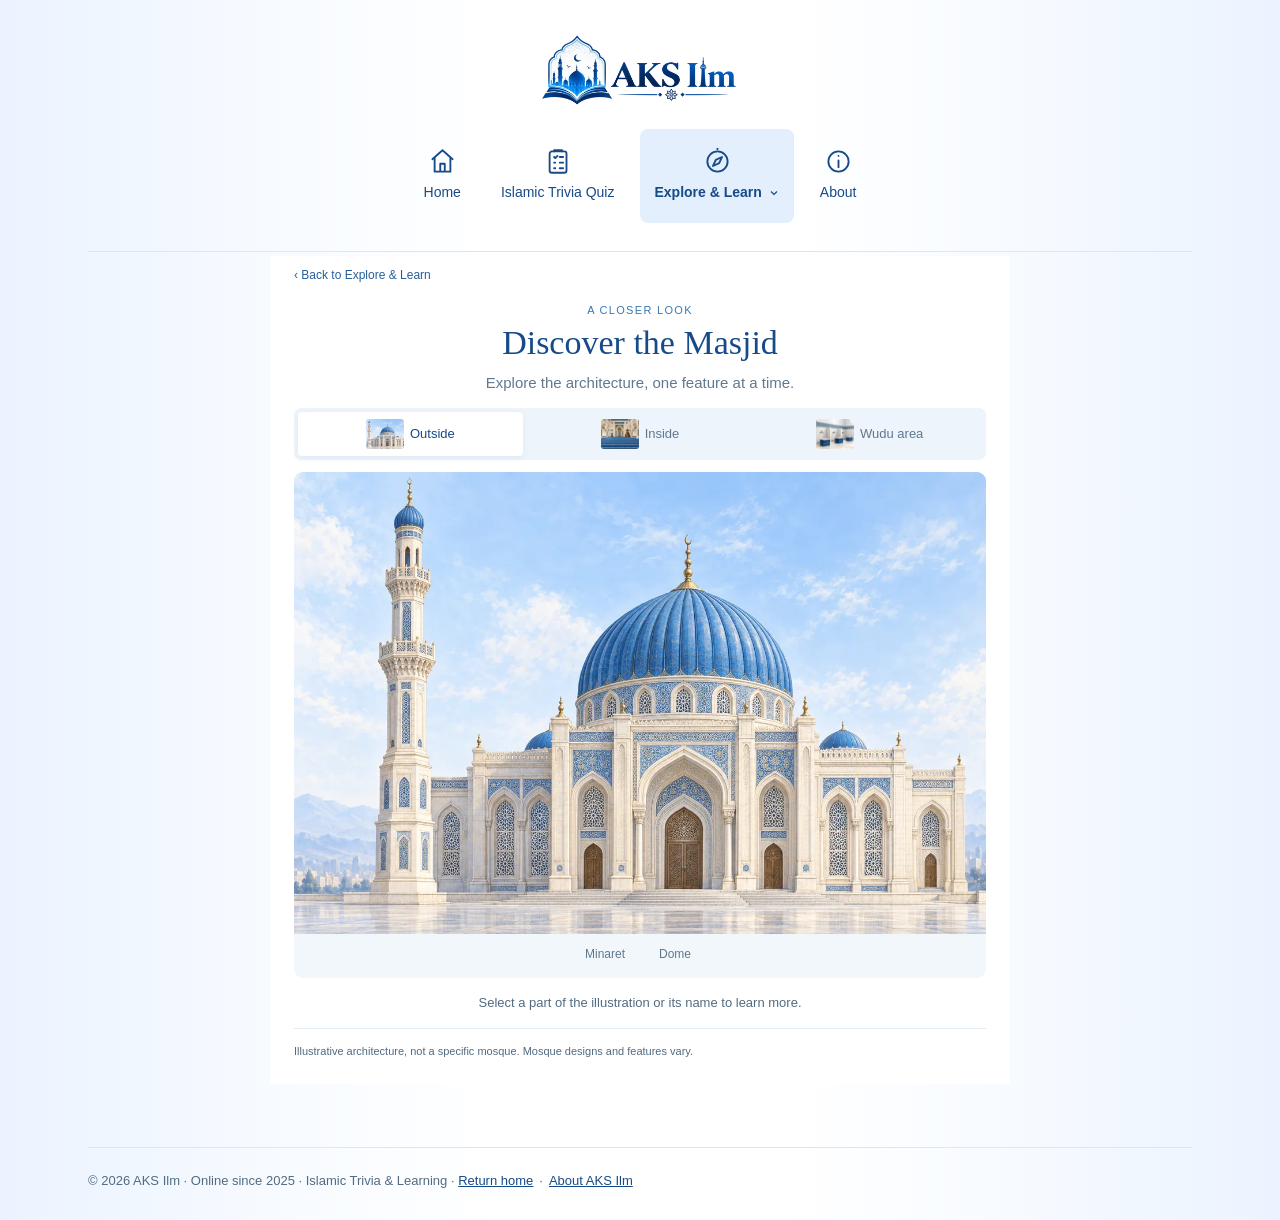
<file: masjid.html>
<!doctype html>
<html lang="en"><head><meta name="theme-color" content="#2e5591"><meta charset="utf-8"><meta name="viewport" content="width=device-width,initial-scale=1"><title>Discover the Masjid — AKS Ilm</title><meta name="description" content="Explore the dome, minaret, mihrab, minbar, prayer hall, and wudu area through interactive mosque illustrations."><link rel="canonical" href="https://www.aksilm.org/masjid.html"><meta property="og:type" content="website"><meta property="og:title" content="Discover the Masjid — AKS Ilm"><meta property="og:description" content="Explore familiar mosque features and learn what they mean."><meta property="og:url" content="https://www.aksilm.org/masjid.html"><meta property="og:image" content="https://www.aksilm.org/assets/masjid-outside.webp"><meta name="twitter:card" content="summary_large_image"><link rel="icon" href="./favicon.ico"><link rel="stylesheet" href="./shared.css?v=logo-size-2"><link rel="stylesheet" href="./masjid.css?v=8"><script defer src="./masjid.js?v=7"></script><link rel="stylesheet" href="./site-navigation.css?v=7"><script defer src="./site-navigation.js?v=1"></script><link rel="stylesheet" href="./readability.css?v=5"></head><body class="aks-soft-page-edges"><div class="site-nav aks-site-header"><a class="site-brand" href="./index.html"><img class="site-logo" src="./assets/logo-transparent-480.webp" srcset="./assets/logo-transparent-480.webp 480w, ./assets/logo-transparent-960.webp 960w" sizes="(max-width: 380px) 138px, (max-width: 600px) 176px, 220px" alt="AKS Ilm — Islamic Trivia &amp; Learning" width="960" height="320"></a><nav class="aks-nav-links" aria-label="Main navigation"><a href="./index.html"><svg class="aks-nav-icon" aria-hidden="true" focusable="false" viewBox="0 0 24 24" fill="none" stroke="currentColor" stroke-width="1.65" stroke-linecap="round" stroke-linejoin="round"><path d="m3 10 9-8 9 8"/><path d="M5 9v12h14V9M10 21v-7h4v7"/></svg><span class="aks-nav-label">Home</span></a><a href="./trivia.html"><svg class="aks-nav-icon" aria-hidden="true" focusable="false" viewBox="0 0 24 24" fill="none" stroke="currentColor" stroke-width="1.65" stroke-linecap="round" stroke-linejoin="round"><rect x="5" y="3" width="15" height="19" rx="2"/><path d="M9 3V2h7v1M9 8l1 1 2-2M14 8h3M9 13h1M14 13h3M9 18h1M14 18h3"/></svg><span class="aks-nav-label">Islamic Trivia Quiz</span></a><details class="aks-explore"><summary data-current="true"><svg class="aks-nav-icon" aria-hidden="true" focusable="false" viewBox="0 0 24 24" fill="none" stroke="currentColor" stroke-width="1.65" stroke-linecap="round" stroke-linejoin="round"><circle cx="12" cy="12" r="9"/><path d="m16 8-2.5 5.5L8 16l2.5-5.5L16 8ZM12 1V0"/></svg><span class="aks-nav-label">Explore &amp; Learn <svg class="aks-nav-chevron" aria-hidden="true" viewBox="0 0 16 16" width="12" height="12" fill="none" stroke="currentColor" stroke-width="1.6"><path d="m4 6 4 4 4-4"/></svg></span></summary><div class="aks-explore-panel"><a href="./library.html"><img class="aks-menu-illustration" src="./assets/feature-library.webp" width="32" height="32" alt="" aria-hidden="true" decoding="async"><span>Islamic Trivia Library</span></a><a href="./prophets.html"><img class="aks-menu-illustration" src="./assets/feature-prophets.webp" width="32" height="32" alt="" aria-hidden="true" decoding="async"><span>The Prophets</span></a><a href="./places.html"><img class="aks-menu-illustration" src="./assets/feature-places.webp" width="32" height="32" alt="" aria-hidden="true" decoding="async"><span>Islamic Places</span></a><a href="./kabah.html"><img class="aks-menu-illustration" src="./assets/feature-kabah.webp" width="32" height="32" alt="" aria-hidden="true" decoding="async"><span>Distance to the Kaʿbah</span></a><a href="./index.html#term"><img class="aks-menu-illustration" src="./assets/feature-term.webp" width="32" height="32" alt="" aria-hidden="true" decoding="async"><span>Learn an Islamic Term</span></a><a href="./masjid.html" aria-current="page"><img class="aks-menu-illustration" src="./assets/feature-masjid.webp" width="32" height="32" alt="" aria-hidden="true" decoding="async"><span>Discover the Masjid</span></a><a href="./index.html#reminder"><img class="aks-menu-illustration" src="./assets/feature-reminder.webp" width="32" height="32" alt="" aria-hidden="true" decoding="async"><span>Beneficial Reminder</span></a></div></details><a href="./about.html"><svg class="aks-nav-icon" aria-hidden="true" focusable="false" viewBox="0 0 24 24" fill="none" stroke="currentColor" stroke-width="1.65" stroke-linecap="round" stroke-linejoin="round"><circle cx="12" cy="12" r="9"/><path d="M12 11v6M12 7h.01"/></svg><span class="aks-nav-label">About</span></a></nav></div><main><div id="aks-masjid-art">
 <section class="art-shell"><a class="masjid-back" href="./index.html#term">‹ Back to Explore &amp; Learn</a>
  <header><p class="art-eyebrow">A closer look</p><h1>Discover the Masjid</h1><p class="art-intro">Explore the architecture, one feature at a time.</p></header>
  <div class="art-views" aria-label="Choose an architectural view"><button type="button" class="cursor-interaction active" data-view="outside" aria-pressed="true"><img class="art-view-thumb" src="./assets/masjid-outside.webp" width="38" height="30" alt="" aria-hidden="true" decoding="async"><span>Outside</span></button><button type="button" class="cursor-interaction" data-view="inside" aria-pressed="false"><img class="art-view-thumb" src="./assets/masjid-prayer-hall.webp" width="38" height="30" alt="" aria-hidden="true" decoding="async"><span>Inside</span></button><button type="button" class="cursor-interaction" data-view="wudu" aria-pressed="false"><img class="art-view-thumb" src="./assets/masjid-wudu.webp" width="38" height="30" alt="" aria-hidden="true" decoding="async"><span>Wudu area</span></button></div>
  <div class="art-scene" data-scene="outside">
   <div class="art-picture">
    <img draggable="false" decoding="async" src="./assets/masjid-outside.webp" width="1536" height="1024" alt="Detailed illustrative mosque exterior with an ivory minaret, blue ribbed dome, carved arches and geometric tilework">
    <svg class="art-highlight" hidden viewBox="0 0 1536 1024" aria-hidden="true"><defs><mask id="aks-outside-spotlight"><rect width="1536" height="1024" fill="white"/><path class="art-mask" fill="black"/></mask></defs><rect width="1536" height="1024" fill="#102e4d" opacity=".22" mask="url(#aks-outside-spotlight)"/><path class="art-white-outline"/><path class="art-blue-outline"/></svg>
    <button type="button" class="art-hit cursor-interaction" data-feature="minaret" style="left:11%;top:1%;width:11%;height:93%" aria-label="Explore the minaret" aria-pressed="false"></button>
    <button type="button" class="art-hit cursor-interaction" data-feature="dome" style="left:40%;top:13%;width:34%;height:43%" aria-label="Explore the dome" aria-pressed="false"></button>
   </div>
   <div class="art-feature-names"><button type="button" class="cursor-interaction" data-feature="minaret" aria-pressed="false">Minaret</button><button type="button" class="cursor-interaction" data-feature="dome" aria-pressed="false">Dome</button></div>
  </div>
  <div class="art-scene" data-scene="inside" hidden>
   <div class="art-picture">
    <img draggable="false" decoding="async" src="./assets/masjid-prayer-hall.webp" width="1536" height="1024" alt="Illustrative prayer hall with blue carpet rows, a central mihrab, a wooden minbar, and geometric tilework">
    <svg class="art-highlight" hidden viewBox="0 0 1536 1024" aria-hidden="true"><defs><mask id="aks-inside-spotlight"><rect width="1536" height="1024" fill="white"/><path class="art-mask" fill="black"/></mask></defs><rect width="1536" height="1024" fill="#102e4d" opacity=".22" mask="url(#aks-inside-spotlight)"/><path class="art-white-outline"/><path class="art-blue-outline"/></svg>
    <button type="button" class="art-hit cursor-interaction" data-feature="mihrab" style="left:39%;top:13%;width:22%;height:47%" aria-label="Explore the mihrab" aria-pressed="false"></button>
    <button type="button" class="art-hit cursor-interaction" data-feature="minbar" style="left:63%;top:25%;width:15%;height:36%" aria-label="Explore the minbar" aria-pressed="false"></button><button type="button" class="art-hit cursor-interaction" data-feature="prayerHall" style="left:3%;top:67%;width:94%;height:31%" aria-label="Explore the prayer hall" aria-pressed="false"></button>
   </div>
   <div class="art-feature-names"><button type="button" class="cursor-interaction" data-feature="mihrab" aria-pressed="false">Mihrab</button><button type="button" class="cursor-interaction" data-feature="minbar" aria-pressed="false">Minbar</button><button type="button" class="cursor-interaction" data-feature="prayerHall" aria-pressed="false">Prayer hall</button></div>
  </div>
<div class="art-scene" data-scene="wudu" hidden><div class="art-picture"><img draggable="false" decoding="async" src="./assets/masjid-wudu.webp" width="1536" height="1024" alt="Illustrative wudu area with three wall taps, low tiled seats and floor drainage"><svg class="art-highlight" hidden viewBox="0 0 1536 1024" aria-hidden="true"><defs><mask id="aks-wudu-spotlight"><rect width="1536" height="1024" fill="white"/><path class="art-mask" fill="black"/></mask></defs><rect width="1536" height="1024" fill="#102e4d" opacity=".22" mask="url(#aks-wudu-spotlight)"/><path class="art-white-outline"/><path class="art-blue-outline"/></svg><button type="button" class="art-hit cursor-interaction" data-feature="wudu" style="left:3%;top:15%;width:94%;height:81%" aria-label="Explore the wudu area" aria-pressed="false"></button></div><div class="art-feature-names"><button type="button" class="cursor-interaction" data-feature="wudu" aria-pressed="false">Wudu area</button></div></div>
  <p class="art-prompt">Select a part of the illustration or its name to learn more.</p>
  <section class="art-detail" hidden aria-live="polite" aria-atomic="true"><div class="art-detail-top"><span class="art-context">Selected feature</span><span class="art-arabic" lang="ar" dir="rtl">قبة</span></div><h3>Dome</h3><p class="art-description">A rounded, vaulted roof found in many mosque designs. Its shape and decoration vary between regions.</p><a class="art-source" target="_blank" rel="noopener noreferrer" href="https://resources.metmuseum.org/resources/metpublications/pdf/Islamic_art_in_the_Metropolitan_Museum_the_historical_context.pdf">Architectural reference <span class="link-arrow" aria-hidden="true">↗</span></a></section>
  <p class="art-note">Illustrative architecture, not a specific mosque. Mosque designs and features vary.</p>
 </section>
</div>


</main><footer class="page-foot">© 2026 AKS Ilm · Online since 2025 · Islamic Trivia & Learning · <span class="footer-destinations"><a href="./index.html">Return home</a><span aria-hidden="true">·</span><a href="./about.html">About AKS Ilm</a></span></footer></body></html>
</file>
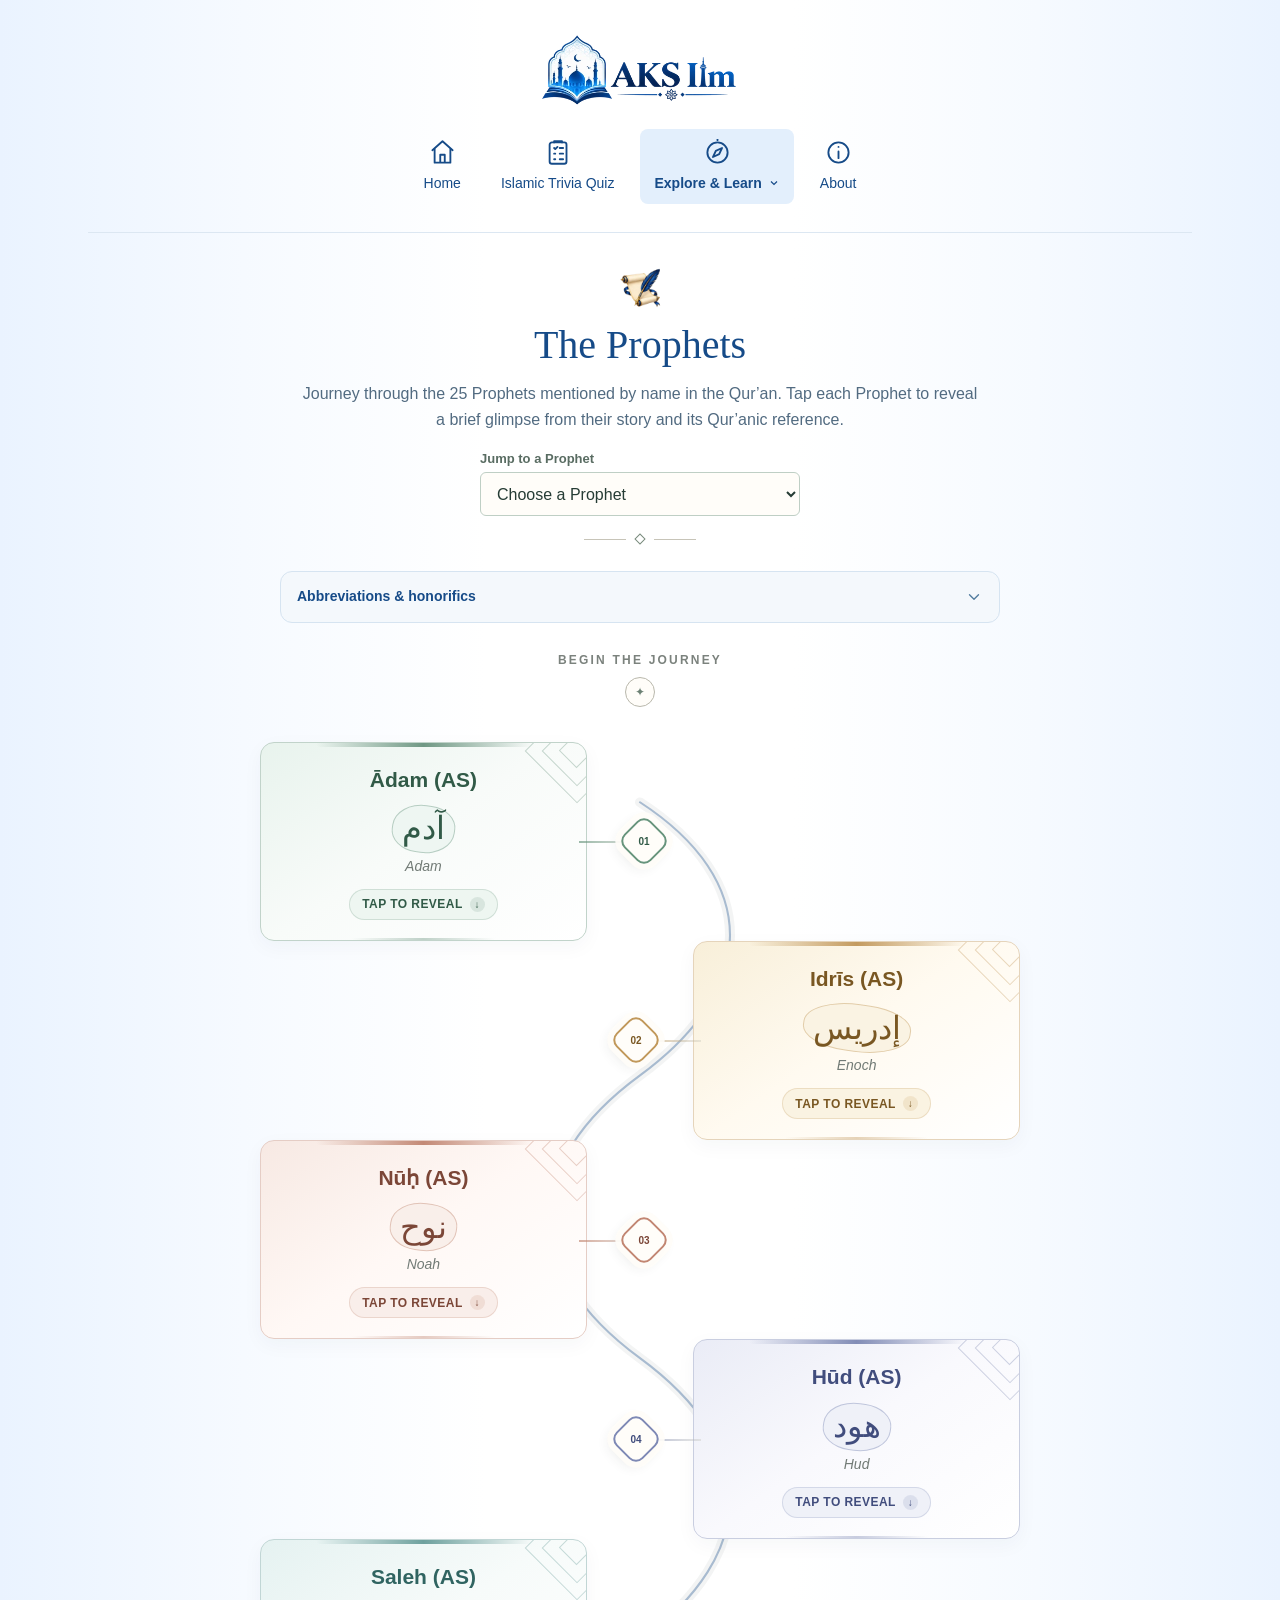
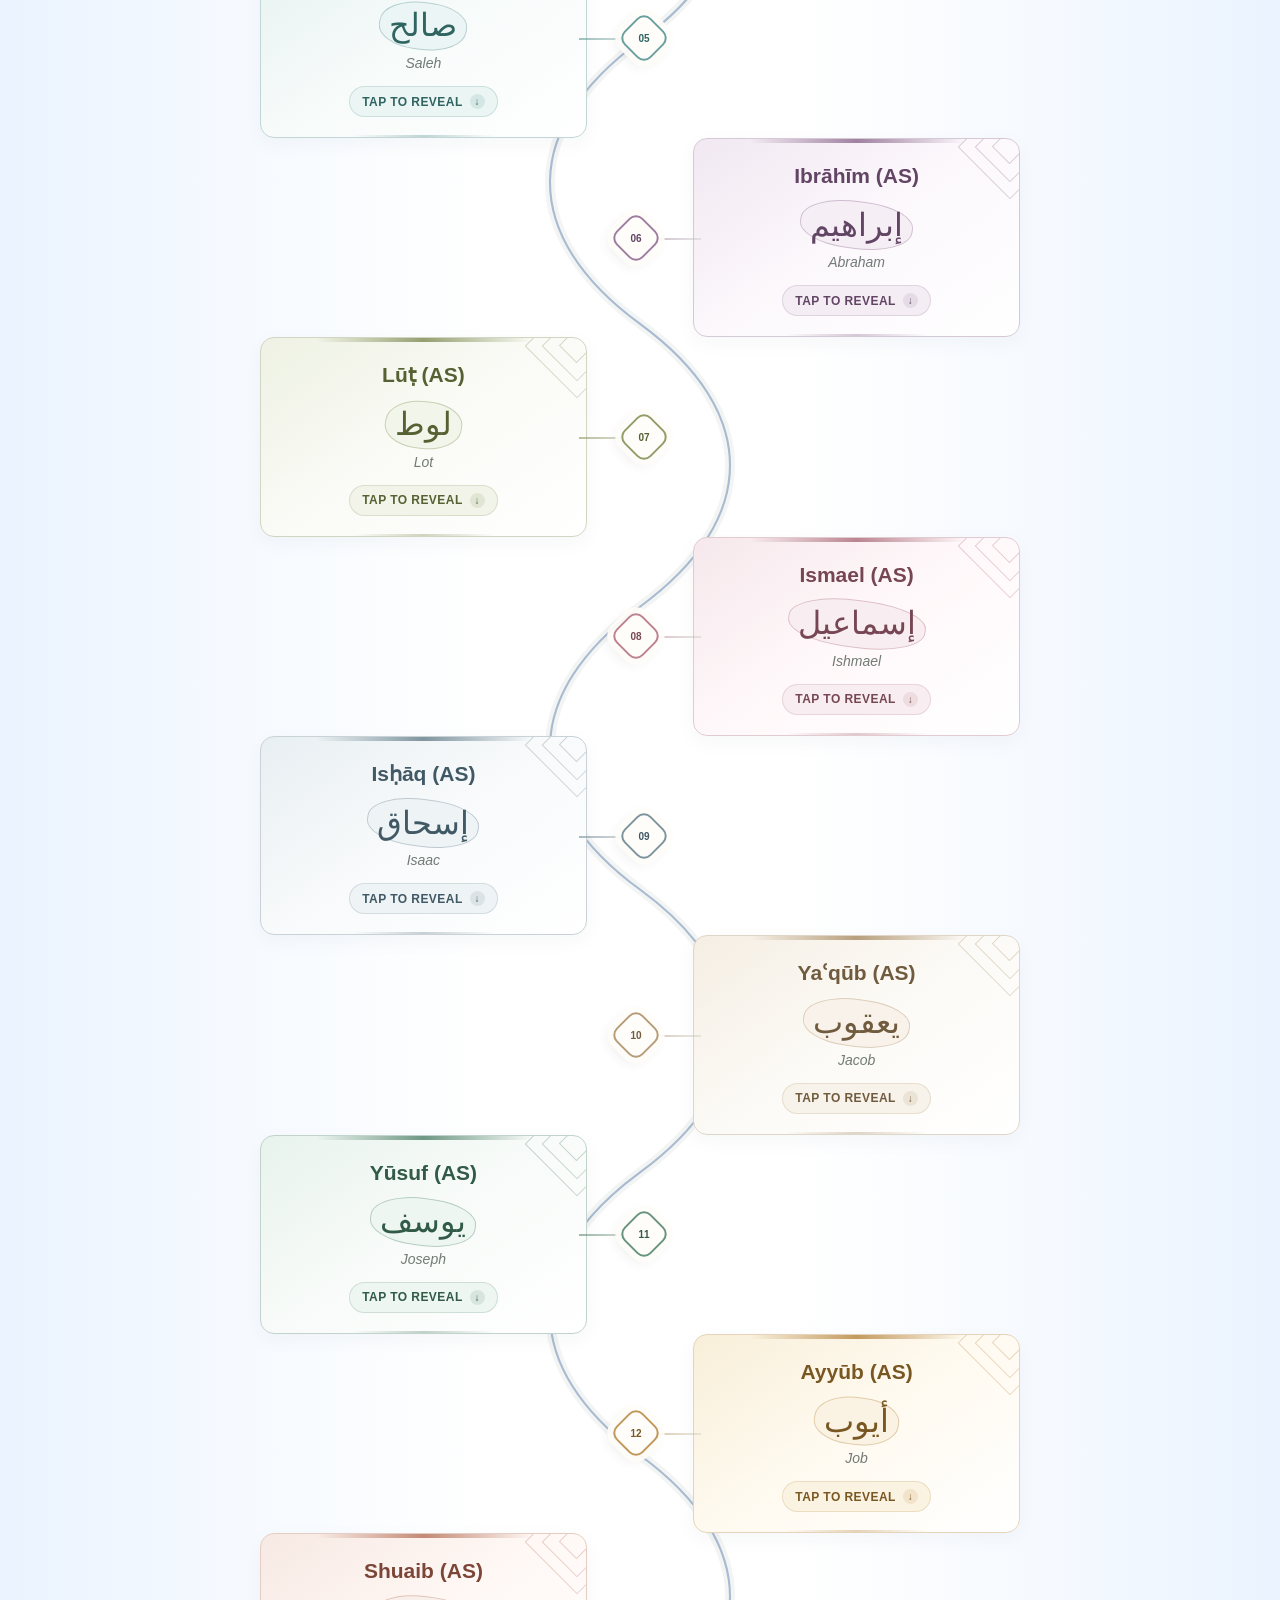
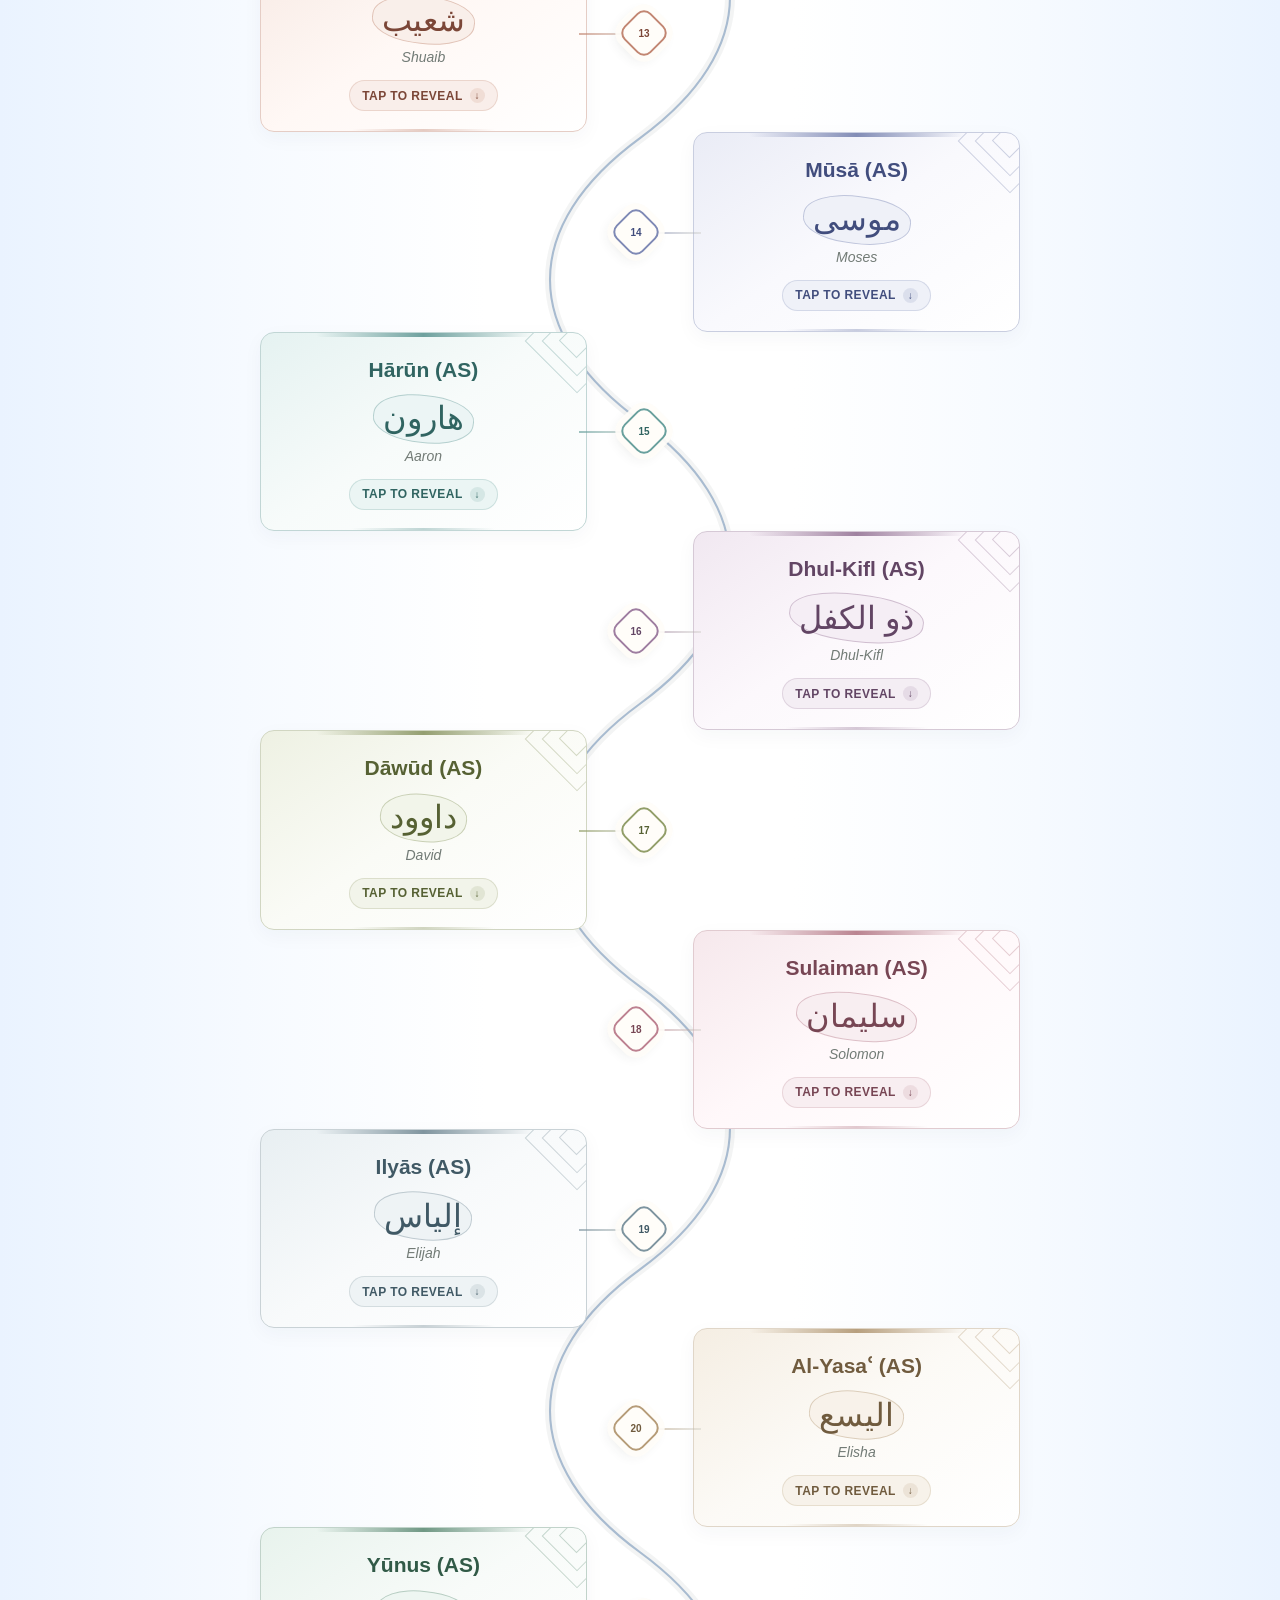
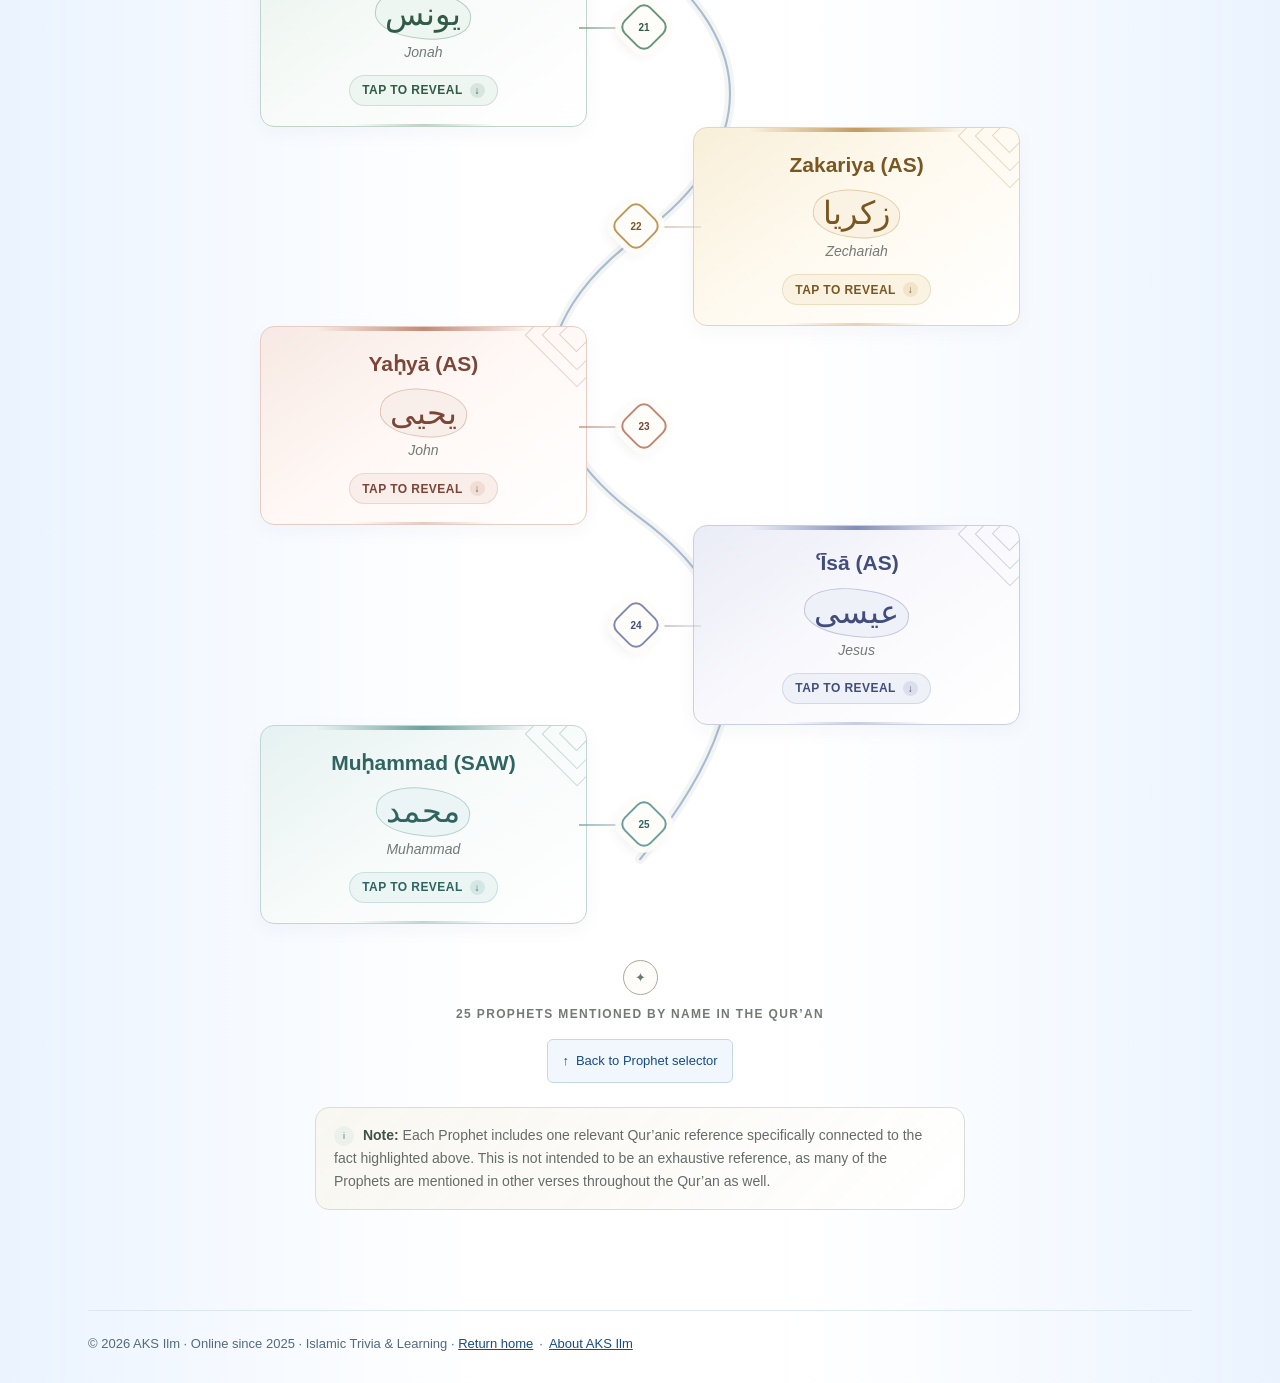
<file: prophets.html>
<!DOCTYPE html>
<html lang="en">

<head><meta name="theme-color" content="#2e5591">

<meta charset="UTF-8">

<meta
  name="viewport"
  content="width=device-width, initial-scale=1.0"
>

<title>The Prophets | AKS Ilm</title>


<style>

/* =========================================================
   GLOBAL
   ========================================================= */

* {
  box-sizing: border-box;
}

html {
  scroll-behavior: smooth;
}

body {
  margin: 0;

  font-family:
    Arial,
    Helvetica,
    sans-serif;

  color: #27313b;

  background:
    radial-gradient(
      circle at 8% 5%,
      rgba(91,124,108,.07),
      transparent 22%
    ),
    radial-gradient(
      circle at 92% 26%,
      rgba(173,128,92,.06),
      transparent 22%
    ),
    radial-gradient(
      circle at 10% 75%,
      rgba(91,104,145,.05),
      transparent 22%
    ),
    #fffdf9;
}

.app {
  width: 100%;
  max-width: 900px;

  margin: 0 auto;

  padding: 32px 16px 55px;
}


/* =========================================================
   TOP RETURN NAVIGATION
   ========================================================= */

.top-back-nav {
  max-width: 720px;

  margin: 0 auto 18px;
}

.top-back-link {
  display: inline-flex;
  align-items: center;

  gap: 6px;

  color: #68766d;

  font-size: 12px;
  font-weight: 700;

  text-decoration: none;

  transition:
    color .2s ease,
    transform .2s ease;
}

.top-back-link:hover {
  color: #405a4b;

  transform: translateX(-2px);
}

.top-back-link:focus-visible {
  outline: 2px solid #6f8878;

  outline-offset: 4px;

  border-radius: 4px;
}


/* =========================================================
   INTRO
   ========================================================= */

.intro {
  max-width: 720px;

  margin: 0 auto 26px;

  text-align: center;
}

.title {
  margin: 0;

  color: #263c35;

  font-size: 34px;
  line-height: 1.2;
}

.description {
  max-width: 670px;

  margin: 12px auto 0;

  color: #69736e;

  font-size: 15px;
  line-height: 1.65;
}

.title-decoration {
  display: flex;
  align-items: center;
  justify-content: center;

  gap: 10px;

  margin-top: 19px;
}

.title-decoration::before,
.title-decoration::after {
  content: "";

  width: 42px;
  height: 1px;

  background: #c7c4b8;
}

.title-diamond {
  width: 8px;
  height: 8px;

  border: 1.5px solid #798b7d;

  transform: rotate(45deg);
}


/* =========================================================
   JOURNEY START
   ========================================================= */

.start {
  margin: 30px auto 27px;

  text-align: center;
}

.start-label {
  color: #7b827d;

  font-size: 10px;
  font-weight: 700;

  letter-spacing: 2.2px;
}

.start-symbol {
  display: flex;
  align-items: center;
  justify-content: center;

  width: 30px;
  height: 30px;

  margin: 10px auto 0;

  border: 1px solid #b9b8ac;
  border-radius: 50%;

  color: #6c8174;

  background: #fffdf9;

  font-size: 12px;
}


/* =========================================================
   JOURNEY
   ========================================================= */

.journey {
  position: relative;

  max-width: 760px;

  margin: 0 auto;

  padding: 8px 0;
}


/* =========================================================
   CONTINUOUS PATH
   ========================================================= */

.path-svg {
  position: absolute;

  top: 0;
  left: 0;

  width: 100%;
  height: 100%;

  overflow: visible;

  pointer-events: none;

  z-index: 0;
}

.path-shadow {
  fill: none;

  stroke: rgba(91,106,95,.07);

  stroke-width: 10;
  stroke-linecap: round;
}

.path-line {
  fill: none;

  stroke: #b2b9b0;

  stroke-width: 2.1;
  stroke-linecap: round;
}


/* =========================================================
   STEP
   ========================================================= */

.step {
  --accent: #537a68;
  --accent-dark: #355746;
  --soft: #edf5f0;
  --soft2: #f8fbf9;
  --marker: #6f9482;

  position: relative;

  display: flex;
  align-items: center;

  width: 100%;

  min-height: 198px;

  z-index: 2;
}

.step.left {
  justify-content: flex-start;
}

.step.right {
  justify-content: flex-end;
}


/* =========================================================
   NUMBERED MARKER
   ========================================================= */

.marker {
  position: absolute;

  top: 50%;

  width: 38px;
  height: 38px;

  transform:
    translateY(-50%)
    rotate(45deg);

  border: 2px solid var(--marker);

  border-radius: 10px;

  background: #fffdf9;

  box-shadow:
    0 0 0 6px rgba(255,253,249,.92),
    0 5px 14px rgba(50,55,51,.12);

  z-index: 5;
}

.marker span {
  position: absolute;

  inset: 0;

  display: flex;
  align-items: center;
  justify-content: center;

  transform: rotate(-45deg);

  color: var(--accent-dark);

  font-size: 10px;
  font-weight: 700;
}

.step.left .marker {
  left: 48%;
}

.step.right .marker {
  right: 48%;
}


/* =========================================================
   BRANCH
   ========================================================= */

.branch {
  position: absolute;

  top: 50%;

  height: 2px;

  background:
    linear-gradient(
      90deg,
      var(--marker),
      rgba(190,190,180,.5)
    );

  opacity: .65;

  z-index: 1;
}

.step.left .branch {
  left: 42%;

  width: 9%;
}

.step.right .branch {
  right: 42%;

  width: 9%;
}


/* =========================================================
   CARD
   ========================================================= */

.card {
  position: relative;

  width: 43%;

  min-height: 166px;

  padding: 23px 22px 20px;

  border:
    1px
    solid
    color-mix(
      in srgb,
      var(--accent) 35%,
      #ffffff
    );

  border-radius: 23px;

  background:
    linear-gradient(
      145deg,
      var(--soft) 0%,
      var(--soft2) 48%,
      #ffffff 100%
    );

  box-shadow:
    0 8px 25px rgba(42,48,44,.10),
    inset 0 1px 0 rgba(255,255,255,.95);

  cursor: pointer;

  overflow: hidden;

  transition:
    transform .25s ease,
    box-shadow .25s ease,
    border-color .25s ease;
}

.card::before {
  content: "";

  position: absolute;

  top: 0;
  left: 17%;
  right: 17%;

  height: 4px;

  border-radius: 0 0 10px 10px;

  background:
    linear-gradient(
      90deg,
      transparent,
      var(--accent),
      transparent
    );

  opacity: .8;
}

.card::after {
  content: "";

  position: absolute;

  bottom: 0;
  left: 28%;

  width: 44%;
  height: 2px;

  background:
    linear-gradient(
      90deg,
      transparent,
      var(--accent),
      transparent
    );

  opacity: .35;
}

@media (hover:hover) and (pointer:fine) {

  .card:hover {
    transform: translateY(-5px);

    box-shadow:
      0 14px 32px rgba(42,48,44,.15),
      0 0 0 2px
      color-mix(
        in srgb,
        var(--accent) 9%,
        transparent
      );
  }

}

.card:focus-visible {
  outline:
    3px
    solid
    color-mix(
      in srgb,
      var(--accent) 25%,
      transparent
    );

  outline-offset: 4px;
}


/* =========================================================
   GEOMETRIC CORNER
   ========================================================= */

.pattern {
  position: absolute;

  width: 105px;
  height: 105px;

  top: -44px;
  right: -44px;

  opacity: .30;

  pointer-events: none;
}

.pattern span {
  position: absolute;

  border: 1px solid var(--accent);

  transform: rotate(45deg);
}

.pattern-1 {
  width: 74px;
  height: 74px;

  top: 15px;
  left: 15px;
}

.pattern-2 {
  width: 50px;
  height: 50px;

  top: 27px;
  left: 27px;
}

.pattern-3 {
  width: 25px;
  height: 25px;

  top: 39px;
  left: 39px;
}


/* =========================================================
   CARD CONTENT
   ========================================================= */

.card-main {
  position: relative;

  text-align: center;

  z-index: 2;
}

.prophet-name {
  margin: 0;

  color: var(--accent-dark);

  font-size: 21px;
  line-height: 1.3;

  font-weight: 700;
}


/* =========================================================
   ARABIC MEDALLION
   ========================================================= */

.arabic-wrap {
  display: flex;
  align-items: center;
  justify-content: center;

  margin: 10px auto 3px;
}

.arabic-medallion {
  position: relative;

  display: flex;
  align-items: center;
  justify-content: center;

  min-width: 64px;
  min-height: 52px;

  padding: 4px 12px;
}

.arabic-medallion::before {
  content: "";

  position: absolute;

  inset: 2px;

  border:
    1px
    solid
    color-mix(
      in srgb,
      var(--accent) 35%,
      transparent
    );

  border-radius:
    50%
    42%
    50%
    42%;

  transform: rotate(8deg);

  background:
    color-mix(
      in srgb,
      var(--soft) 75%,
      white
    );
}

.arabic {
  position: relative;

  color: var(--accent-dark);

  font-size: 30px;
  line-height: 1.35;

  direction: rtl;

  z-index: 1;
}

.english {
  margin-top: 2px;

  color: #727b76;

  font-size: 14px;

  font-style: italic;
}


/* =========================================================
   REVEAL CONTROL
   ========================================================= */

.reveal {
  display: inline-flex;
  align-items: center;
  justify-content: center;

  gap: 7px;

  margin-top: 15px;

  padding: 7px 12px;

  border:
    1px
    solid
    color-mix(
      in srgb,
      var(--accent) 20%,
      transparent
    );

  border-radius: 999px;

  background:
    color-mix(
      in srgb,
      var(--soft) 76%,
      white
    );

  color: var(--accent-dark);

  font-size: 10px;
  font-weight: 700;

  letter-spacing: .45px;
}

.reveal-symbol {
  display: inline-flex;
  align-items: center;
  justify-content: center;

  width: 15px;
  height: 15px;

  border-radius: 50%;

  background:
    color-mix(
      in srgb,
      var(--accent) 14%,
      transparent
    );

  font-size: 10px;

  transition: transform .3s ease;
}


/* =========================================================
   EXPANDED CONTENT
   ========================================================= */

.details {
  max-height: 0;

  opacity: 0;

  overflow: hidden;

  margin-top: 0;

  transition:
    max-height .43s ease,
    opacity .3s ease,
    margin-top .3s ease;
}

.card.open {
  transform: translateY(-3px);

  border-color:
    color-mix(
      in srgb,
      var(--accent) 58%,
      white
    );

  box-shadow:
    0 16px 36px rgba(42,48,44,.16),
    0 0 0 3px
    color-mix(
      in srgb,
      var(--accent) 8%,
      transparent
    );
}

.card.open .details {
  max-height: 320px;

  opacity: 1;

  margin-top: 18px;
}

.card.open .reveal-symbol {
  transform: rotate(180deg);
}


/* =========================================================
   A GLIMPSE
   ========================================================= */

.details-box {
  position: relative;

  padding: 16px 15px 14px;

  border:
    1px
    solid
    color-mix(
      in srgb,
      var(--accent) 22%,
      white
    );

  border-radius: 14px;

  background:
    linear-gradient(
      135deg,
      color-mix(
        in srgb,
        var(--soft) 88%,
        white
      ),
      rgba(255,255,255,.88)
    );

  text-align: left;
}

.details-ornament {
  position: absolute;

  top: 11px;
  right: 13px;

  color:
    color-mix(
      in srgb,
      var(--accent) 60%,
      white
    );

  font-size: 12px;
}

.glimpse-title {
  margin: 0 0 7px;

  color: var(--accent-dark);

  font-size: 10px;
  font-weight: 700;

  letter-spacing: 1.1px;

  text-transform: uppercase;
}

.glimpse {
  margin: 0;

  color: #39443f;

  font-size: 14px;
  line-height: 1.62;
}


/* =========================================================
   QUR'AN REFERENCE
   ========================================================= */

.reference {
  display: inline-flex;
  align-items: center;

  gap: 6px;

  margin-top: 13px;

  padding: 7px 10px;

  border:
    1px
    solid
    color-mix(
      in srgb,
      var(--accent) 25%,
      white
    );

  border-radius: 9px;

  background: rgba(255,255,255,.9);

  color: var(--accent-dark);

  font-size: 12px;
  font-weight: 700;

  text-decoration: none;

  transition:
    transform .2s ease,
    background .2s ease,
    box-shadow .2s ease;
}

.reference:hover {
  background: #ffffff;

  transform: translateY(-1px);

  box-shadow:
    0 4px 10px rgba(40,45,42,.08);
}

.reference:focus-visible {
  outline: 2px solid var(--accent);

  outline-offset: 3px;
}

.book {
  font-size: 13px;
}


/* =========================================================
   JOURNEY END
   ========================================================= */

.end {
  max-width: 700px;

  margin: 28px auto 0;

  text-align: center;
}

.end-symbol {
  display: inline-flex;
  align-items: center;
  justify-content: center;

  width: 35px;
  height: 35px;

  border: 1px solid #aaa99d;

  border-radius: 50%;

  background: #fffdf9;

  color: #697b6e;

  font-size: 13px;
}

.end-text {
  margin-top: 12px;

  color: #737a74;

  font-size: 10px;
  font-weight: 700;

  letter-spacing: 1.35px;

  text-transform: uppercase;
}


/* =========================================================
   FINAL NOTE
   ========================================================= */

.reference-note {
  position: relative;

  max-width: 650px;

  margin: 24px auto 0;

  padding: 16px 18px;

  border: 1px solid #dddcd2;

  border-radius: 14px;

  background:
    linear-gradient(
      135deg,
      rgba(248,246,239,.9),
      rgba(255,255,255,.95)
    );

  color: #656c67;

  font-size: 12.5px;
  line-height: 1.65;

  text-align: left;
}

.reference-note strong {
  color: #405248;
}

.note-symbol {
  display: inline-flex;
  align-items: center;
  justify-content: center;

  width: 20px;
  height: 20px;

  margin-right: 5px;

  border-radius: 50%;

  background: #edf1eb;

  color: #657a6c;

  font-size: 9px;

  vertical-align: 1px;
}


/* =========================================================
   BOTTOM RETURN TO AKS ILM
   ========================================================= */

.back-area {
  display: flex;
  justify-content: center;

  margin-top: 24px;
}

.back-link {
  display: inline-flex;
  align-items: center;
  justify-content: center;

  gap: 8px;

  padding: 10px 16px;

  border: 1px solid #d3d8d2;

  border-radius: 999px;

  background: rgba(255,255,255,.78);

  color: #52665a;

  font-size: 12px;
  font-weight: 700;

  text-decoration: none;

  box-shadow:
    0 4px 12px rgba(42,48,44,.06);

  transition:
    transform .2s ease,
    border-color .2s ease,
    box-shadow .2s ease,
    background .2s ease;
}

.back-arrow {
  font-size: 14px;

  transition: transform .2s ease;
}

.back-link:hover {
  transform: translateY(-2px);

  border-color: #aebcaf;

  background: #ffffff;

  box-shadow:
    0 7px 17px rgba(42,48,44,.09);
}

.back-link:hover .back-arrow {
  transform: translateX(-2px);
}

.back-link:focus-visible {
  outline: 2px solid #6f8878;

  outline-offset: 3px;
}


/* =========================================================
   MOBILE
   ========================================================= */

@media (max-width: 650px) {

  .app {
    padding: 22px 9px 38px;
  }

  .top-back-nav {
    margin: 0 10px 17px;
  }

  .top-back-link {
    font-size: 11.5px;
  }

  .title {
    font-size: 28px;
  }

  .description {
    font-size: 14px;
  }

  .start {
    margin: 24px auto 18px;
  }

  .journey {
    padding-left: 22px;
  }

  .step {
    min-height: 181px;
  }

  .step.left,
  .step.right {
    justify-content: flex-start;
  }

  .step:nth-of-type(odd) .card {
    margin-left: 8%;
  }

  .step:nth-of-type(even) .card {
    margin-left: 14%;
  }

  .card {
    width: 79%;

    min-height: 153px;

    padding: 20px 15px 17px;

    border-radius: 20px;
  }

  .marker {
    width: 30px;
    height: 30px;

    left: 0 !important;
    right: auto !important;
  }

  .marker span {
    font-size: 8px;
  }

  .branch {
    left: 15px !important;
    right: auto !important;

    width: 15% !important;
  }

  .path-svg {
    left: -47.5%;

    width: 100%;
  }

  .prophet-name {
    font-size: 20px;
  }

  .arabic {
    font-size: 29px;
  }

  .pattern {
    opacity: .25;
  }

  .end {
    margin-top: 23px;
  }

  .reference-note {
    margin-top: 20px;

    padding: 14px 15px;

    font-size: 12px;
    line-height: 1.6;
  }

  .back-area {
    margin-top: 20px;
  }

  .back-link {
    padding: 10px 15px;

    font-size: 12px;
  }

}


/* =========================================================
   REDUCED MOTION
   ========================================================= */

@media (prefers-reduced-motion: reduce) {

  html {
    scroll-behavior: auto;
  }

  .card,
  .details,
  .reveal-symbol,
  .reference,
  .top-back-link,
  .back-link,
  .back-arrow {
    transition: none;
  }

}


/* Separate the revealed glimpse from its source without adding vertical space. */
.details-box .prophet-source-row{border-top:1px solid color-mix(in srgb,var(--accent) 35%,white);margin-top:4px;padding-top:8px}
.details-box .prophet-source-row .reference{margin-top:0}
</style>

<link rel="stylesheet" href="./shared.css?v=logo-size-2"><style>body{background:#fff}.title{color:#164b88;font:normal 36px Georgia,serif}.description{font-size:16px;color:#647b90}.app{padding-top:0}.top-back-nav,.back-area{display:none}.card{border-radius:14px;box-shadow:0 6px 20px #1534510a}.glimpse{font-size:16px;line-height:1.7}.card.open .details{max-height:1200px}.reference{font-size:14px}.reference-note{font-size:14px}.reveal{font-size:12px}.arabic{font-size:32px}.path-line{stroke:#a8bbd0}.start-label,.end-text{font-size:12px}.english{font-size:14px}@media(max-width:650px){.description{font-size:16px}.glimpse{font-size:16px}.reference-note{font-size:14px}.top-back-link{font-size:14px}}</style><style id="honorific-guide-style">
.honorific-guide{box-sizing:border-box;max-width:860px;margin:0 auto 30px;border:1px solid #d6e4f1;border-radius:12px;background:#f4f8fc;color:#153451;font:14px/1.65 Arial,Helvetica,sans-serif;text-align:left}
.honorific-guide>summary{padding:13px 16px;color:#164b88;font-weight:600;cursor:pointer;min-height:44px;box-sizing:border-box}
.honorific-guide>summary:focus-visible{outline:3px solid #377fc5;outline-offset:3px;border-radius:12px}
.honorific-content{padding:0 16px 16px}.honorific-intro{margin:0 0 14px;color:#647b90;font-size:13px}
.honorific-guide dl{margin:0}.honorific-guide dl>div{display:grid;grid-template-columns:74px minmax(0,1fr);gap:12px;padding:12px 0;border-top:1px solid #dce7f2}
.honorific-guide dt{color:#164b88;font-weight:700}.honorific-guide dd{margin:0;overflow-wrap:anywhere}.honorific-phrase{font-weight:600}
.honorific-guide .honorific-salawat{display:inline-block;font-size:1.65em;line-height:1;vertical-align:middle}
.app .honorific-guide{max-width:720px}
.corrections .contact-email{color:#164b88;font-weight:600;overflow-wrap:anywhere}
@media(max-width:600px){.honorific-guide dl>div{grid-template-columns:60px minmax(0,1fr);gap:8px}.honorific-guide{font-size:13px}.app .honorific-guide{margin-left:10px;margin-right:10px}}
</style><link rel="icon" href="./favicon.ico" sizes="16x16 32x32 48x48 64x64"><link rel="icon" type="image/png" sizes="64x64" href="./assets/favicon.png"><link rel="apple-touch-icon" sizes="180x180" href="./assets/apple-touch-icon.png"><style id="prophet-jump-styles">
.prophet-jump{max-width:320px;margin:18px auto 0;text-align:left}
.prophet-jump label{display:block;margin-bottom:6px;color:#596c62;font-size:13px;font-weight:600}
.prophet-jump select{display:block;width:100%;min-height:44px;padding:10px 12px;border:1px solid #bfcfc5;border-radius:6px;background:#fffdf9;color:#263c35;font:16px Arial,Helvetica,sans-serif}
.prophet-jump select:focus-visible{outline:2px solid #537a68;outline-offset:3px}
.step{scroll-margin-top:24px}
@media(max-width:600px){.prophet-jump{margin-top:14px}}
@media(prefers-reduced-motion:reduce){html{scroll-behavior:auto}}
</style><style id="honorific-chevron-style">
.honorific-guide>summary{display:flex;align-items:center;justify-content:space-between;gap:14px;list-style:none}
.honorific-guide>summary::-webkit-details-marker{display:none}
.honorific-guide>summary::marker{content:''}
.honorific-guide>summary>span{min-width:0}
.honorific-chevron{display:block;flex:0 0 18px;color:#527c9f;transition:transform .18s ease,color .18s ease}
.honorific-guide[open]>summary{color:#2466a9}
.honorific-guide[open] .honorific-chevron{transform:rotate(180deg);color:#2466a9}
@media(prefers-reduced-motion:reduce){.honorific-chevron{transition:none}}
</style><style id="page-title-illustration-style">
.page-title-illustration{display:block;width:46px;height:46px;object-fit:contain;margin:0 auto 10px}

@media(max-width:600px){.page-title-illustration{width:42px;height:42px;margin-bottom:9px}}
</style><link rel="stylesheet" href="./feature-ui.css"><style id="prophets-phone-intro-spacing">@media(max-width:600px){.site-nav{margin-bottom:22px}.feature-page-heading{margin-bottom:18px}.feature-page-heading h1{margin-bottom:8px}.feature-page-heading>p{line-height:1.55}}</style><link rel="stylesheet" href="./site-navigation.css?v=7"><script defer src="./site-navigation.js?v=1"></script><link rel="stylesheet" href="./readability.css?v=5"><style>
.prophet-jump{scroll-margin-top:24px}
.prophet-selector-return{display:flex;justify-content:center;margin:18px 0 22px}
#back-to-prophet-selector{display:inline-flex;align-items:center;justify-content:center;gap:7px;min-height:44px;padding:9px 14px;border:1px solid #c5d8e9;border-radius:6px;background:#f1f7fd;color:#164b88;font:13px/1.4 Arial,Helvetica,sans-serif;cursor:pointer}
#back-to-prophet-selector:hover{background:#e3effb;border-color:#91b4d3}
#back-to-prophet-selector:focus-visible{outline:3px solid #377fc5;outline-offset:3px}
</style><style id="balanced-prophet-reference-note">.reference-note{text-wrap:pretty}</style></head>


<body class="aks-soft-page-edges"><div class="site-nav aks-site-header"><a class="site-brand" href="./index.html"><img class="site-logo" src="./assets/logo-transparent-480.webp" srcset="./assets/logo-transparent-480.webp 480w, ./assets/logo-transparent-960.webp 960w" sizes="(max-width: 380px) 138px, (max-width: 600px) 176px, 220px" alt="AKS Ilm — Islamic Trivia &amp; Learning" width="960" height="320"></a><nav class="aks-nav-links" aria-label="Main navigation"><a href="./index.html"><svg class="aks-nav-icon" aria-hidden="true" focusable="false" viewBox="0 0 24 24" fill="none" stroke="currentColor" stroke-width="1.65" stroke-linecap="round" stroke-linejoin="round"><path d="m3 10 9-8 9 8"/><path d="M5 9v12h14V9M10 21v-7h4v7"/></svg><span class="aks-nav-label">Home</span></a><a href="./trivia.html"><svg class="aks-nav-icon" aria-hidden="true" focusable="false" viewBox="0 0 24 24" fill="none" stroke="currentColor" stroke-width="1.65" stroke-linecap="round" stroke-linejoin="round"><rect x="5" y="3" width="15" height="19" rx="2"/><path d="M9 3V2h7v1M9 8l1 1 2-2M14 8h3M9 13h1M14 13h3M9 18h1M14 18h3"/></svg><span class="aks-nav-label">Islamic Trivia Quiz</span></a><details class="aks-explore"><summary data-current="true"><svg class="aks-nav-icon" aria-hidden="true" focusable="false" viewBox="0 0 24 24" fill="none" stroke="currentColor" stroke-width="1.65" stroke-linecap="round" stroke-linejoin="round"><circle cx="12" cy="12" r="9"/><path d="m16 8-2.5 5.5L8 16l2.5-5.5L16 8ZM12 1V0"/></svg><span class="aks-nav-label">Explore &amp; Learn <svg class="aks-nav-chevron" aria-hidden="true" viewBox="0 0 16 16" width="12" height="12" fill="none" stroke="currentColor" stroke-width="1.6"><path d="m4 6 4 4 4-4"/></svg></span></summary><div class="aks-explore-panel"><a href="./library.html"><img class="aks-menu-illustration" src="./assets/feature-library.webp" width="32" height="32" alt="" aria-hidden="true" decoding="async"><span>Islamic Trivia Library</span></a><a href="./prophets.html" aria-current="page"><img class="aks-menu-illustration" src="./assets/feature-prophets.webp" width="32" height="32" alt="" aria-hidden="true" decoding="async"><span>The Prophets</span></a><a href="./places.html"><img class="aks-menu-illustration" src="./assets/feature-places.webp" width="32" height="32" alt="" aria-hidden="true" decoding="async"><span>Islamic Places</span></a><a href="./kabah.html"><img class="aks-menu-illustration" src="./assets/feature-kabah.webp" width="32" height="32" alt="" aria-hidden="true" decoding="async"><span>Distance to the Kaʿbah</span></a><a href="./index.html#term"><img class="aks-menu-illustration" src="./assets/feature-term.webp" width="32" height="32" alt="" aria-hidden="true" decoding="async"><span>Learn an Islamic Term</span></a><a href="./masjid.html"><img class="aks-menu-illustration" src="./assets/feature-masjid.webp" width="32" height="32" alt="" aria-hidden="true" decoding="async"><span>Discover the Masjid</span></a><a href="./index.html#reminder"><img class="aks-menu-illustration" src="./assets/feature-reminder.webp" width="32" height="32" alt="" aria-hidden="true" decoding="async"><span>Beneficial Reminder</span></a></div></details><a href="./about.html"><svg class="aks-nav-icon" aria-hidden="true" focusable="false" viewBox="0 0 24 24" fill="none" stroke="currentColor" stroke-width="1.65" stroke-linecap="round" stroke-linejoin="round"><circle cx="12" cy="12" r="9"/><path d="M12 11v6M12 7h.01"/></svg><span class="aks-nav-label">About</span></a></nav></div>


<main class="app">


<nav
  class="top-back-nav"
  aria-label="Return to AKS Ilm"
>

  <a
    class="top-back-link"
    href="./index.html"
  >

    <span aria-hidden="true">
      ←
    </span>

    <span>
      Back to AKS Ilm
    </span>

  </a>

</nav>


<header class="intro feature-page-heading"><img class="page-title-illustration" src="./assets/feature-prophets.webp" width="256" height="256" alt="" aria-hidden="true" decoding="async">

  <h1 class="title">
    The Prophets
  </h1>

  <p class="description">
    Journey through the 25 Prophets mentioned by name in the Qur’an.
    Tap each Prophet to reveal a brief glimpse from their story and
    its Qur’anic reference.
  </p>

  <div class="prophet-jump">
    <label for="prophet-jump">Jump to a Prophet</label>
    <select id="prophet-jump"><option value="">Choose a Prophet</option></select>
  </div>

  <div
    class="title-decoration"
    aria-hidden="true"
  >
    <span class="title-diamond"></span>
  </div>

</header>


<details class="honorific-guide"><summary><span>Abbreviations &amp; honorifics</span><svg class="honorific-chevron" aria-hidden="true" focusable="false" viewBox="0 0 24 24" width="18" height="18" fill="none" stroke="currentColor" stroke-width="1.8" stroke-linecap="round" stroke-linejoin="round"><path d="m6 9 6 6 6-6"/></svg></summary><div class="honorific-content"><p class="honorific-intro">These phrases express respect when mentioning Allah, the Prophets, and the Companions. Uppercase and lowercase abbreviations have the same meaning.</p><dl><div><dt>SAW · <span class="honorific-salawat">ﷺ</span></dt><dd><span class="honorific-phrase">Ṣallallāhu ʿalayhi wa sallam</span> — May Allah bless him and grant him peace. Used after the name of Prophet Muhammad.</dd></div><div><dt>AS</dt><dd><span class="honorific-phrase">ʿAlayhi as-salām</span> — Peace be upon him. Used after the names of the Prophets.</dd></div><div><dt>RA</dt><dd><span class="honorific-phrase">Raḍiyallāhu ʿanhu / ʿanhā / ʿanhum</span> — May Allah be pleased with him / her / them. Used when mentioning the Companions.</dd></div><div><dt>SWT</dt><dd><span class="honorific-phrase">Subḥānahu wa taʿālā</span> — Glorified and Exalted is He. Used after the name of Allah.</dd></div></dl></div></details>

<div class="start">

  <div class="start-label">
    BEGIN THE JOURNEY
  </div>

  <div
    class="start-symbol"
    aria-hidden="true"
  >
    ✦
  </div>

</div>


<section
  class="journey"
  id="journey"
  aria-label="Journey through the Prophets"
>


<svg
  class="path-svg"
  viewBox="0 0 760 5125"
  preserveAspectRatio="none"
  aria-hidden="true"
>

<path
  class="path-shadow"
  d="
  M380 70
  C500 150 500 260 380 350
  C260 440 260 550 380 640
  C500 730 500 840 380 930
  C260 1020 260 1130 380 1220
  C500 1310 500 1420 380 1510
  C260 1600 260 1710 380 1800
  C500 1890 500 2000 380 2090
  C260 2180 260 2290 380 2380
  C500 2470 500 2580 380 2670
  C260 2760 260 2870 380 2960
  C500 3050 500 3160 380 3250
  C260 3340 260 3450 380 3540
  C500 3630 500 3740 380 3830
  C260 3920 260 4030 380 4120
  C500 4210 500 4320 380 4410
  C260 4500 260 4610 380 4700
  C500 4790 500 4900 380 5050
  "
/>

<path
  class="path-line"
  d="
  M380 70
  C500 150 500 260 380 350
  C260 440 260 550 380 640
  C500 730 500 840 380 930
  C260 1020 260 1130 380 1220
  C500 1310 500 1420 380 1510
  C260 1600 260 1710 380 1800
  C500 1890 500 2000 380 2090
  C260 2180 260 2290 380 2380
  C500 2470 500 2580 380 2670
  C260 2760 260 2870 380 2960
  C500 3050 500 3160 380 3250
  C260 3340 260 3450 380 3540
  C500 3630 500 3740 380 3830
  C260 3920 260 4030 380 4120
  C500 4210 500 4320 380 4410
  C260 4500 260 4610 380 4700
  C500 4790 500 4900 380 5050
  "
/>

</svg>


</section>


<footer class="end">

  <div
    class="end-symbol"
    aria-hidden="true"
  >
    ✦
  </div>

  <div class="end-text">
    25 Prophets Mentioned by Name in the Qur’an
  </div>


  <div class="prophet-selector-return"><button type="button" id="back-to-prophet-selector"><span aria-hidden="true">↑</span> Back to Prophet selector</button></div>

  <div class="reference-note">

    <span
      class="note-symbol"
      aria-hidden="true"
    >
      i
    </span>

    <strong>Note:</strong>
    Each Prophet includes one relevant Qur’anic reference specifically
    connected to the fact highlighted above. This is not intended to be
    an exhaustive reference, as many of the Prophets are mentioned in
    other verses throughout the Qur’an as&nbsp;well.

  </div>


  <div class="back-area">

    <a
      class="back-link"
      href="./index.html"
      aria-label="Back to AKS Ilm"
    >

      <span
        class="back-arrow"
        aria-hidden="true"
      >
        ←
      </span>

      <span>
        Back to AKS Ilm
      </span>

    </a>

  </div>

</footer>


</main>


<script>


/* =========================================================
   CURATED COLOUR PALETTE
   ========================================================= */

const palettes = [

  {
    accent:"#4f8068",
    dark:"#315a47",
    soft:"#e8f3ed",
    soft2:"#f8fbf9",
    marker:"#67947c"
  },

  {
    accent:"#b5843e",
    dark:"#795722",
    soft:"#f8efd9",
    soft2:"#fffaf0",
    marker:"#c1985a"
  },

  {
    accent:"#b56f58",
    dark:"#7b4637",
    soft:"#f7e9e3",
    soft2:"#fff8f5",
    marker:"#c28672"
  },

  {
    accent:"#6673a5",
    dark:"#414d7d",
    soft:"#eaecf6",
    soft2:"#f9f9fd",
    marker:"#7e89b5"
  },

  {
    accent:"#4e8b88",
    dark:"#306461",
    soft:"#e5f2f1",
    soft2:"#f7fbfa",
    marker:"#69a09d"
  },

  {
    accent:"#8a668b",
    dark:"#624564",
    soft:"#f1e8f1",
    soft2:"#fcf8fc",
    marker:"#9e7da0"
  },

  {
    accent:"#7c8951",
    dark:"#566133",
    soft:"#eef1e3",
    soft2:"#fafbf6",
    marker:"#929e69"
  },

  {
    accent:"#aa6978",
    dark:"#774654",
    soft:"#f6e8ec",
    soft2:"#fff8fa",
    marker:"#bd8190"
  },

  {
    accent:"#647d89",
    dark:"#405965",
    soft:"#e8eff2",
    soft2:"#f8fafb",
    marker:"#7d949f"
  },

  {
    accent:"#a78a62",
    dark:"#705b3e",
    soft:"#f5eee3",
    soft2:"#fcfaf6",
    marker:"#b69c78"
  }

];


/* =========================================================
   PROPHETS
   ========================================================= */

const prophets = [

{
  name:"Ādam",
  arabic:"آدم",
  english:"Adam",
  honorific:"AS",
  glimpse:"Allah taught him the names of all things.",
  reference:"Qur’an 2:31",
  url:"https://quran.com/2/31"
},

{
  name:"Idrīs",
  arabic:"إدريس",
  english:"Enoch",
  honorific:"AS",
  glimpse:"Allah raised him to a high position.",
  reference:"Qur’an 19:57",
  url:"https://quran.com/19/57"
},

{
  name:"Nūḥ",
  arabic:"نوح",
  english:"Noah",
  honorific:"AS",
  glimpse:"Allah commanded him to build the Ark.",
  reference:"Qur’an 11:37",
  url:"https://quran.com/11/37"
},

{
  name:"Hūd",
  arabic:"هود",
  english:"Hud",
  honorific:"AS",
  glimpse:"He called the people of ʿĀd to worship Allah alone.",
  reference:"Qur’an 11:50",
  url:"https://quran.com/11/50"
},

{
  name:"Saleh",
  arabic:"صالح",
  english:"Saleh",
  honorific:"AS",
  glimpse:"Allah gave his people the she-camel as a sign.",
  reference:"Qur’an 7:73",
  url:"https://quran.com/7/73"
},

{
  name:"Ibrāhīm",
  arabic:"إبراهيم",
  english:"Abraham",
  honorific:"AS",
  glimpse:"Allah commanded the fire to be cool and safe for him.",
  reference:"Qur’an 21:69",
  url:"https://quran.com/21/69"
},

{
  name:"Lūṭ",
  arabic:"لوط",
  english:"Lot",
  honorific:"AS",
  glimpse:"Allah saved him from a people who committed wicked deeds.",
  reference:"Qur’an 21:74",
  url:"https://quran.com/21/74"
},

{
  name:"Ismael",
  arabic:"إسماعيل",
  english:"Ishmael",
  honorific:"AS",
  glimpse:"He helped his father Ibrāhīm (AS) build the Kaʿbah.",
  reference:"Qur’an 2:127",
  url:"https://quran.com/2/127"
},

{
  name:"Isḥāq",
  arabic:"إسحاق",
  english:"Isaac",
  honorific:"AS",
  glimpse:"Allah gave glad tidings of him as a righteous Prophet.",
  reference:"Qur’an 37:112",
  url:"https://quran.com/37/112"
},

{
  name:"Yaʿqūb",
  arabic:"يعقوب",
  english:"Jacob",
  honorific:"AS",
  glimpse:"He remained patient through his separation from his son Yūsuf (AS).",
  reference:"Qur’an 12:83–86",
  url:"https://quran.com/12/83-86"
},

{
  name:"Yūsuf",
  arabic:"يوسف",
  english:"Joseph",
  honorific:"AS",
  glimpse:"He dreamed of eleven stars, the sun and the moon prostrating to him.",
  reference:"Qur’an 12:4",
  url:"https://quran.com/12/4"
},

{
  name:"Ayyūb",
  arabic:"أيوب",
  english:"Job",
  honorific:"AS",
  glimpse:"Allah instructed him to strike the ground with his foot, providing water for washing and drinking.",
  reference:"Qur’an 38:41–42",
  url:"https://quran.com/38/41-42"
},

{
  name:"Shuaib",
  arabic:"شعيب",
  english:"Shuaib",
  honorific:"AS",
  glimpse:"He called his people to give full measure and weight.",
  reference:"Qur’an 7:85",
  url:"https://quran.com/7/85"
},

{
  name:"Mūsā",
  arabic:"موسى",
  english:"Moses",
  honorific:"AS",
  glimpse:"Allah spoke to him from the blessed valley.",
  reference:"Qur’an 28:30",
  url:"https://quran.com/28/30"
},

{
  name:"Hārūn",
  arabic:"هارون",
  english:"Aaron",
  honorific:"AS",
  glimpse:"Allah appointed him to support his brother Mūsā (AS).",
  reference:"Qur’an 20:29–36",
  url:"https://quran.com/20/29-36"
},

{
  name:"Dhul-Kifl",
  arabic:"ذو الكفل",
  english:"Dhul-Kifl",
  honorific:"AS",
  glimpse:"Allah mentions him among those who were steadfast.",
  reference:"Qur’an 21:85",
  url:"https://quran.com/21/85"
},

{
  name:"Dāwūd",
  arabic:"داوود",
  english:"David",
  honorific:"AS",
  glimpse:"Allah made iron pliable for him.",
  reference:"Qur’an 34:10",
  url:"https://quran.com/34/10"
},

{
  name:"Sulaiman",
  arabic:"سليمان",
  english:"Solomon",
  honorific:"AS",
  glimpse:"Allah taught him the communication of birds.",
  reference:"Qur’an 27:16",
  url:"https://quran.com/27/16"
},

{
  name:"Ilyās",
  arabic:"إلياس",
  english:"Elijah",
  honorific:"AS",
  glimpse:"He called his people to worship Allah instead of Baʿl.",
  reference:"Qur’an 37:123–126",
  url:"https://quran.com/37/123-126"
},

{
  name:"Al-Yasaʿ",
  arabic:"اليسع",
  english:"Elisha",
  honorific:"AS",
  glimpse:"Allah mentions him among His chosen servants.",
  reference:"Qur’an 38:48",
  url:"https://quran.com/38/48"
},

{
  name:"Yūnus",
  arabic:"يونس",
  english:"Jonah",
  honorific:"AS",
  glimpse:"He called upon Allah from within the darknesses.",
  reference:"Qur’an 21:87",
  url:"https://quran.com/21/87"
},

{
  name:"Zakariya",
  arabic:"زكريا",
  english:"Zechariah",
  honorific:"AS",
  glimpse:"Allah gave him glad tidings of Yaḥyā (AS), despite his old age and his wife’s inability to bear children.",
  reference:"Qur’an 19:7–9",
  url:"https://quran.com/19/7-9"
},

{
  name:"Yaḥyā",
  arabic:"يحيى",
  english:"John",
  honorific:"AS",
  glimpse:"Allah gave him wisdom while he was still a child.",
  reference:"Qur’an 19:12",
  url:"https://quran.com/19/12"
},

{
  name:"ʿĪsā",
  arabic:"عيسى",
  english:"Jesus",
  honorific:"AS",
  glimpse:"He was born miraculously to Maryam without a father.",
  reference:"Qur’an 3:45–47",
  url:"https://quran.com/3/45-47"
},

{
  name:"Muḥammad",
  arabic:"محمد",
  english:"Muhammad",
  honorific:"SAW",
  glimpse:"Allah describes him as His Messenger and the seal of the Prophets.",
  reference:"Qur’an 33:40",
  url:"https://quran.com/33/40"
}

];


/* =========================================================
   BUILD JOURNEY
   ========================================================= */

const journey =
  document.getElementById("journey");


function closeOtherCards(current) {

  document
    .querySelectorAll(".card.open")
    .forEach(card => {

      if (card !== current) {

        card.classList.remove("open");

        card.setAttribute(
          "aria-expanded",
          "false"
        );

        const text =
          card.querySelector(
            ".reveal-text"
          );

        if (text) {
          text.textContent =
            "TAP TO REVEAL";
        }

      }

    });

}


function toggleCard(card) {

  const isOpen =
    card.classList.contains(
      "open"
    );

  closeOtherCards(card);

  card.classList.toggle(
    "open",
    !isOpen
  );

  card.setAttribute(
    "aria-expanded",
    String(!isOpen)
  );

  const text =
    card.querySelector(
      ".reveal-text"
    );

  if (text) {

    text.textContent =
      !isOpen
        ? "CLOSE"
        : "TAP TO REVEAL";

  }

}


const prophetJump = document.getElementById("prophet-jump");
document.getElementById("back-to-prophet-selector").addEventListener("click", () => {
  const reduceMotion = window.matchMedia("(prefers-reduced-motion: reduce)").matches;
  prophetJump.closest(".prophet-jump").scrollIntoView({ behavior: reduceMotion ? "instant" : "smooth", block: "start" });

});
prophetJump.addEventListener("change", () => {
  const step = document.getElementById(prophetJump.value);
  if (!step) return;
  const reduceMotion = window.matchMedia("(prefers-reduced-motion: reduce)").matches;
  step.scrollIntoView({ behavior: reduceMotion ? "instant" : "smooth", block: "start" });
  step.querySelector(".card").focus({ preventScroll: true });
});

prophets.forEach(
  (prophet,index) => {

    const palette =
      palettes[
        index %
        palettes.length
      ];


    const step =
      document.createElement(
        "article"
      );


    step.id = `prophet-${index + 1}`;
    const option = document.createElement("option");
    option.value = step.id;
    option.textContent = `${prophet.name} (${prophet.honorific})`;
    prophetJump.appendChild(option);

    step.className =
      `step ${
        index % 2 === 0
          ? "left"
          : "right"
      }`;


    step.style.setProperty(
      "--accent",
      palette.accent
    );

    step.style.setProperty(
      "--accent-dark",
      palette.dark
    );

    step.style.setProperty(
      "--soft",
      palette.soft
    );

    step.style.setProperty(
      "--soft2",
      palette.soft2
    );

    step.style.setProperty(
      "--marker",
      palette.marker
    );


    const marker =
      document.createElement(
        "div"
      );

    marker.className =
      "marker";

    marker.setAttribute(
      "aria-hidden",
      "true"
    );

    marker.innerHTML = `

      <span>
        ${
          String(index + 1)
            .padStart(2,"0")
        }
      </span>

    `;


    const branch =
      document.createElement(
        "span"
      );

    branch.className =
      "branch";

    branch.setAttribute(
      "aria-hidden",
      "true"
    );


    const card =
      document.createElement(
        "div"
      );

    card.className =
      "card";

    card.tabIndex = 0;

    card.setAttribute(
      "role",
      "button"
    );

    card.setAttribute(
      "aria-expanded",
      "false"
    );

    card.setAttribute(
      "aria-label",
      `${prophet.name}, ${prophet.english}. Tap to reveal a glimpse.`
    );


    card.innerHTML = `

      <div
        class="pattern"
        aria-hidden="true"
      >

        <span class="pattern-1"></span>
        <span class="pattern-2"></span>
        <span class="pattern-3"></span>

      </div>


      <div class="card-main">

        <h2 class="prophet-name">
          ${prophet.name}
          (${prophet.honorific})
        </h2>


        <div class="arabic-wrap">

          <div class="arabic-medallion">

            <div
              class="arabic"
              lang="ar"
            >
              ${prophet.arabic}
            </div>

          </div>

        </div>


        <div class="english">
          ${prophet.english}
        </div>


        <div class="reveal">

          <span class="reveal-text">
            TAP TO REVEAL
          </span>

          <span
            class="reveal-symbol"
            aria-hidden="true"
          >
            ↓
          </span>

        </div>

      </div>


      <div class="details">

        <div class="details-box">

          <span
            class="details-ornament"
            aria-hidden="true"
          >
            ✦
          </span>


          <p class="glimpse-title">
            A Glimpse
          </p>


          <p class="glimpse">
            ${prophet.glimpse}
          </p>


          <div class="prophet-source-row">
          <a
            class="reference"
            href="${prophet.url}"
            target="_blank"
            rel="noopener noreferrer"
            aria-label="Read ${prophet.reference} on Quran.com"
          >

            <span
              class="book"
              aria-hidden="true"
            >
              📖
            </span>

            <span>
              ${prophet.reference}
            </span>

            <span aria-hidden="true">
              ↗
            </span>

          </a>
          </div>

        </div>

      </div>

    `;


    card.addEventListener(
      "click",
      event => {

        if (
          event.target.closest(
            ".reference"
          )
        ) {
          return;
        }

        toggleCard(card);

      }
    );


    card.addEventListener(
      "keydown",
      event => {

        if (
          event.target.closest(
            ".reference"
          )
        ) {
          return;
        }

        if (
          event.key === "Enter" ||
          event.key === " "
        ) {

          event.preventDefault();

          toggleCard(card);

        }

      }
    );


    step.appendChild(marker);
    step.appendChild(branch);
    step.appendChild(card);

    journey.appendChild(step);

  }
);


</script>


<footer class="page-foot">© 2026 AKS Ilm · Online since 2025 · Islamic Trivia & Learning · <span class="footer-destinations"><a href="./index.html">Return home</a><span aria-hidden="true">·</span><a href="./about.html">About AKS Ilm</a></span></footer></body>

</html>
</file>
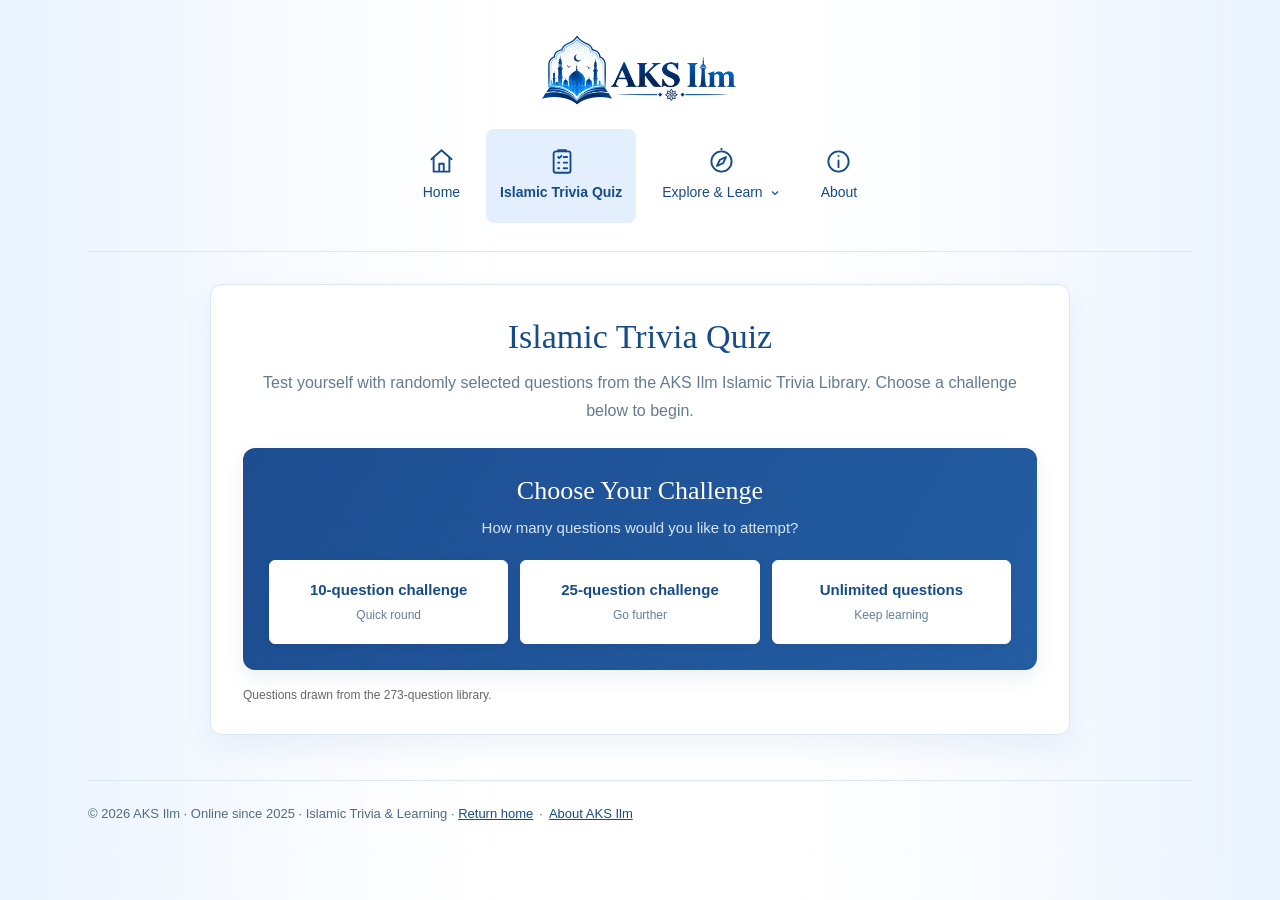
<file: trivia.html>
<!doctype html><html lang="en"><head><meta name="theme-color" content="#2e5591"><meta charset="utf-8"><meta name="viewport" content="width=device-width,initial-scale=1"><title>Islamic Trivia Quiz | AKS Ilm</title><link rel="stylesheet" href="./shared.css?v=logo-size-2"><style>#sk-trivia-randomizer{color:#153451;border-color:#dce7f2;padding:32px;border-radius:12px;box-shadow:0 8px 30px #164b8808;margin:0 auto;background:linear-gradient(120deg,#f7faff,#fff)}.sk-title{font:normal 34px Georgia,serif;color:#164b88}.sk-sub{font-size:16px;color:#647b90}.sk-mode-btn{padding:18px!important;background:#164b88}.sk-question{color:#153451;font-size:20px;white-space:pre-line}.sk-option{font-size:16px}.sk-foot{font-size:13px;color:#647b90}.sk-score{background:#eaf3fc}.sk-secondary{font-size:14px}.sk-review-question{white-space:pre-line}@media(max-width:600px){#sk-trivia-randomizer{width:calc(100% - 32px);padding:22px 18px}.sk-title{font-size:29px}.sk-mode-buttons{grid-template-columns:1fr}}</style><link rel="icon" href="./favicon.ico" sizes="16x16 32x32 48x48 64x64"><link rel="icon" type="image/png" sizes="64x64" href="./assets/favicon.png"><link rel="apple-touch-icon" sizes="180x180" href="./assets/apple-touch-icon.png"><style id="questions-loading-style">.questions-load-status{font:14px/1.6 Arial,sans-serif;color:#647b90;padding:14px 0}.questions-load-status p{margin:0 0 10px}.questions-load-status button{min-height:44px;padding:10px 16px;border:1px solid #c7dced;border-radius:6px;background:#edf5fc;color:#164b88;font:600 14px/1.4 Arial,sans-serif;cursor:pointer}.questions-load-status button:focus-visible{outline:3px solid #377fc5;outline-offset:3px}.is-loading-questions #sk-mode{display:none!important}</style><style id="trivia-resume-style">
#sk-trivia-randomizer .sk-resume{margin-top:22px;padding:22px;border:1px solid #d4e4f1;border-left:3px solid #377fc5;border-radius:8px;background:linear-gradient(120deg,#f0f7fd,#fff)}
#sk-trivia-randomizer .sk-resume h2{margin:0 0 8px;font:normal 25px/1.25 Georgia,serif;color:#164b88}
#sk-trivia-randomizer .sk-resume p{margin:0 0 16px;color:#647b90;font:14px/1.6 Arial,sans-serif}
#sk-trivia-randomizer .sk-resume-actions{display:flex;gap:10px;flex-wrap:wrap}
#sk-trivia-randomizer #sk-continue{background:#2868a9;color:#fff;border:1px solid #2868a9;border-radius:6px;padding:11px 16px;min-height:44px;font-size:14px;font-weight:600}
#sk-trivia-randomizer #sk-fresh{min-height:44px;border-radius:6px;padding:10px 16px;color:#164b88;font-size:14px}
#sk-trivia-randomizer .sk-resume .sk-resume-note{margin:13px 0 0;font-size:12px}
@media(max-width:600px){#sk-trivia-randomizer .sk-resume{padding:18px 16px}#sk-trivia-randomizer .sk-resume h2{font-size:23px}#sk-trivia-randomizer .sk-resume-actions{display:grid;grid-template-columns:1fr}}
</style><link rel="stylesheet" href="./site-navigation.css?v=7"><script defer src="./site-navigation.js?v=1"></script><link rel="stylesheet" href="./readability.css?v=5"><style id="quiz-intro-centred">#sk-trivia-randomizer .sk-head>.sk-title,#sk-trivia-randomizer .sk-head>.sk-sub{text-align:center}</style><style id="balanced-challenge-prompt">#sk-trivia-randomizer .sk-mode-title{text-align:center}#sk-trivia-randomizer .sk-mode-sub{text-wrap:balance;text-align:center}</style><style id="question-story-format">.aks-story-list{display:block;margin-top:9px;font-weight:400}.aks-story-row{display:block;margin-top:4px;font-weight:400}.aks-story-row strong{font-weight:700}</style><script src="./question-format.js?v=3"></script><style id="compact-selected-quiz-mode">
#sk-trivia-randomizer .sk-mode-label{display:table;margin:5px auto 7px;padding:2px 9px;border-radius:4px;background:#e7f1fc;color:#164b88;font:600 12px/1.4 Arial,sans-serif}
#sk-trivia-randomizer .sk-mode-label[hidden],#sk-trivia-randomizer.is-showing-results .sk-mode-label{display:none}
#sk-trivia-randomizer.is-active-quiz .sk-title{margin-bottom:0}
</style><link rel="stylesheet" href="./arabic-reader.css?v=2"><script defer src="./arabic-reader.js?v=1"></script><style id="quiz-option-result-symbols">#sk-trivia-randomizer .sk-option{position:relative;padding-right:42px}#sk-trivia-randomizer.is-active-quiz .sk-option{padding-right:42px}#sk-trivia-randomizer .sk-option-result-mark{position:absolute;right:14px;top:50%;transform:translateY(-50%);font:700 21px/1 Arial,sans-serif;pointer-events:none}</style><style id="quiz-royal-blue-next">#sk-trivia-randomizer #sk-next{background:#2e5591;color:#fff;box-shadow:none}</style><style id="quiz-question-typography">
/* Match the approved quiz typography without changing sizes or spacing. */
#sk-trivia-randomizer #sk-question,
#sk-trivia-randomizer #sk-question .aks-q-prompt,
#sk-trivia-randomizer #sk-question .aks-story-prompt{font-weight:500}
#sk-trivia-randomizer #sk-options .sk-choice-letter{color:#2e5591;font-weight:700}
</style></head><body class="aks-soft-page-edges"><div class="site-nav aks-site-header"><a class="site-brand" href="./index.html"><img class="site-logo" src="./assets/logo-transparent-480.webp" srcset="./assets/logo-transparent-480.webp 480w, ./assets/logo-transparent-960.webp 960w" sizes="(max-width: 380px) 138px, (max-width: 600px) 176px, 220px" alt="AKS Ilm — Islamic Trivia &amp; Learning" width="960" height="320"></a><nav class="aks-nav-links" aria-label="Main navigation"><a href="./index.html"><svg class="aks-nav-icon" aria-hidden="true" focusable="false" viewBox="0 0 24 24" fill="none" stroke="currentColor" stroke-width="1.65" stroke-linecap="round" stroke-linejoin="round"><path d="m3 10 9-8 9 8"/><path d="M5 9v12h14V9M10 21v-7h4v7"/></svg><span class="aks-nav-label">Home</span></a><a href="./trivia.html" aria-current="page"><svg class="aks-nav-icon" aria-hidden="true" focusable="false" viewBox="0 0 24 24" fill="none" stroke="currentColor" stroke-width="1.65" stroke-linecap="round" stroke-linejoin="round"><rect x="5" y="3" width="15" height="19" rx="2"/><path d="M9 3V2h7v1M9 8l1 1 2-2M14 8h3M9 13h1M14 13h3M9 18h1M14 18h3"/></svg><span class="aks-nav-label">Islamic Trivia Quiz</span></a><details class="aks-explore"><summary><svg class="aks-nav-icon" aria-hidden="true" focusable="false" viewBox="0 0 24 24" fill="none" stroke="currentColor" stroke-width="1.65" stroke-linecap="round" stroke-linejoin="round"><circle cx="12" cy="12" r="9"/><path d="m16 8-2.5 5.5L8 16l2.5-5.5L16 8ZM12 1V0"/></svg><span class="aks-nav-label">Explore &amp; Learn <svg class="aks-nav-chevron" aria-hidden="true" viewBox="0 0 16 16" width="12" height="12" fill="none" stroke="currentColor" stroke-width="1.6"><path d="m4 6 4 4 4-4"/></svg></span></summary><div class="aks-explore-panel"><a href="./library.html"><img class="aks-menu-illustration" src="./assets/feature-library.webp" width="32" height="32" alt="" aria-hidden="true" decoding="async"><span>Islamic Trivia Library</span></a><a href="./prophets.html"><img class="aks-menu-illustration" src="./assets/feature-prophets.webp" width="32" height="32" alt="" aria-hidden="true" decoding="async"><span>The Prophets</span></a><a href="./places.html"><img class="aks-menu-illustration" src="./assets/feature-places.webp" width="32" height="32" alt="" aria-hidden="true" decoding="async"><span>Islamic Places</span></a><a href="./kabah.html"><img class="aks-menu-illustration" src="./assets/feature-kabah.webp" width="32" height="32" alt="" aria-hidden="true" decoding="async"><span>Distance to the Kaʿbah</span></a><a href="./index.html#term"><img class="aks-menu-illustration" src="./assets/feature-term.webp" width="32" height="32" alt="" aria-hidden="true" decoding="async"><span>Learn an Islamic Term</span></a><a href="./masjid.html"><img class="aks-menu-illustration" src="./assets/feature-masjid.webp" width="32" height="32" alt="" aria-hidden="true" decoding="async"><span>Discover the Masjid</span></a><a href="./index.html#reminder"><img class="aks-menu-illustration" src="./assets/feature-reminder.webp" width="32" height="32" alt="" aria-hidden="true" decoding="async"><span>Beneficial Reminder</span></a></div></details><a href="./about.html"><svg class="aks-nav-icon" aria-hidden="true" focusable="false" viewBox="0 0 24 24" fill="none" stroke="currentColor" stroke-width="1.65" stroke-linecap="round" stroke-linejoin="round"><circle cx="12" cy="12" r="9"/><path d="M12 11v6M12 7h.01"/></svg><span class="aks-nav-label">About</span></a></nav></div><div id="sk-trivia-randomizer">
  <div class="sk-head">
    <h1 class="sk-title">Islamic Trivia Quiz</h1>
    <div id="sk-mode-label" class="sk-mode-label" hidden></div>
    <div class="sk-sub">Test yourself with randomly selected questions from the AKS Ilm Islamic Trivia Library. Choose a challenge below to begin.</div>
    <div id="sk-score" class="sk-score" hidden aria-live="polite"></div>
  </div>

  <section id="sk-resume" class="sk-resume" hidden aria-labelledby="sk-resume-title">
    <h2 id="sk-resume-title">Continue where you left off?</h2>
    <p id="sk-resume-description"></p>
    <div class="sk-resume-actions"><button id="sk-continue" type="button">Continue your challenge</button><button id="sk-fresh" type="button" class="sk-secondary">Start fresh</button></div>
    <p class="sk-resume-note">Progress is saved on this device.</p>
  </section>

  <div id="sk-mode" class="sk-mode">
    <div class="sk-mode-title">Choose Your Challenge</div>
    <div class="sk-mode-sub">How many questions would you like to attempt?</div>
    <div class="sk-mode-buttons">
      <button type="button" class="sk-mode-btn" data-mode="10"><span>10-question challenge</span><small>Quick round</small></button>
      <button type="button" class="sk-mode-btn" data-mode="25"><span>25-question challenge</span><small>Go further</small></button>
      <button type="button" class="sk-mode-btn" data-mode="unlimited"><span>Unlimited questions</span><small>Keep learning</small></button>
    </div>
  </div>

  <div id="sk-quiz" class="sk-quiz" hidden>
    <div class="sk-question-meta">
      <div id="sk-progress" class="sk-progress"></div>
      <div id="sk-number" class="sk-number"></div>
    </div>
    <div id="sk-question" class="sk-question" tabindex="-1" role="heading" aria-level="2" aria-describedby="sk-progress sk-number"></div>
    <div class="sk-keyboard-tools"><label><input id="sk-letter-shortcuts" type="checkbox" checked> A–D shortcuts</label><span><span class="link-arrow" aria-hidden="true">↑</span> / ↓ to move · Enter or Space to select · Enter for next</span></div>
    <div id="sk-options" class="sk-options" role="group" aria-label="Answer choices" aria-describedby="sk-question"></div>
    <div id="sk-answer" class="sk-answer" hidden aria-live="polite"></div>
    <p id="sk-halfway" class="sk-halfway" hidden role="status"></p>
    <div id="sk-milestone" class="sk-milestone" hidden aria-live="polite"></div>
    <div class="sk-actions">
      <button id="sk-next" type="button" hidden>🎲 Another Random Question</button>
      <button id="sk-reset" type="button" class="sk-secondary" hidden>↻ Reset Session</button>
      <button id="sk-exit" type="button" class="sk-secondary" hidden disabled>Finish &amp; see results</button>
    </div>
  </div>

  <div id="sk-finish" class="sk-finish" hidden aria-live="polite">
    <div class="sk-result-centre">
      <div class="sk-finish-title">Challenge complete</div>
      <div id="sk-final-score" class="sk-final-score"></div>
      <div id="sk-final-percentage" class="sk-final-percentage"></div>
      <div id="sk-final-message" class="sk-final-message"></div>
    </div>
    <div id="sk-answer-summary" class="sk-answer-summary" hidden>
      <div class="sk-summary-heading">Your answers <span>In challenge order</span></div>
      <div id="sk-answer-marks" class="sk-answer-marks" role="list" aria-label="Answer outcomes in challenge order"></div>
      <div class="sk-summary-legend"><span><i class="sk-summary-correct" aria-hidden="true">✓</i><span id="sk-summary-correct-count"></span></span><span><i class="sk-summary-missed" aria-hidden="true">×</i><span id="sk-summary-missed-count"></span></span></div>
    </div>
    <div class="sk-result-controls"><div class="sk-finish-actions">
      <button id="sk-review" type="button" class="sk-secondary" hidden>📚 Review Missed Questions</button>
      <button id="sk-again" type="button">Try another challenge</button>
    </div>
    <div class="sk-share-actions">
      <button id="sk-share-result" type="button" disabled>Preparing result image…</button>
      <p id="sk-share-status" role="status" aria-live="polite"></p>
    </div></div>
  </div>

  <div id="sk-review-screen" class="sk-review-screen" hidden aria-live="polite">
    <div class="sk-review-title">📚 Review Missed Questions</div>
    <div id="sk-review-score" class="sk-review-score"></div>
    <div class="sk-review-sub">Take another look at the questions you missed and their correct answers.</div>
    <div id="sk-review-list" class="sk-review-list"></div>
    <div class="sk-review-actions">
      <button id="sk-back-results" type="button" class="sk-secondary">Back to results</button>
      <button id="sk-review-again" type="button">🔄 Try Another Challenge</button>
    </div>
  </div>

  <div id="sk-foot" class="sk-foot"></div><noscript><p>Enable JavaScript to start a trivia challenge.</p></noscript>
</div>

<style>
#sk-trivia-randomizer{font-family:Arial,sans-serif;color:#111;max-width:860px;margin:0 auto;padding:24px;border:1px solid #e1e6eb;border-radius:12px;box-sizing:border-box;background:#fff;box-shadow:0 5px 18px rgba(0,0,0,.06)}
#sk-trivia-randomizer *{box-sizing:border-box}#sk-trivia-randomizer [hidden]{display:none!important}.sk-head{margin-bottom:16px}.sk-title{font-size:22px;font-weight:700;margin-bottom:6px}.sk-sub{font-size:15px;line-height:1.5;color:#444}.sk-score{display:inline-block;margin-top:11px;padding:6px 10px;border-radius:999px;background:#f5f7f9;font-size:13px;font-weight:700;color:#444}
.sk-mode{padding:12px 0 6px}.sk-mode-title{font-size:19px;font-weight:700;margin-bottom:5px}.sk-mode-sub{font-size:15px;color:#555;margin-bottom:14px}.sk-mode-buttons{display:grid;grid-template-columns:repeat(3,1fr);gap:10px}
#sk-trivia-randomizer button{font-family:Arial,sans-serif;cursor:pointer;transition:transform .15s ease,box-shadow .15s ease,background .15s ease,opacity .15s ease}.sk-mode-btn,#sk-next,#sk-again,#sk-review-again{border:0;border-radius:9px;padding:11px 14px;background:#174A7E;color:#fff;font-size:15px;font-weight:700;box-shadow:0 2px 5px rgba(23,74,126,.16)}.sk-mode-btn:hover,#sk-next:hover,#sk-again:hover,#sk-review-again:hover{opacity:.94;transform:translateY(-1px);box-shadow:0 4px 9px rgba(23,74,126,.18)}
.sk-quiz{padding-top:2px}.sk-progress{display:inline-block;font-size:13px;font-weight:700;color:#174A7E;margin-bottom:10px;padding:6px 10px;border-radius:999px;background:#eef5fb}.sk-number{font-size:13px;font-weight:700;letter-spacing:.03em;text-transform:uppercase;color:#555;margin-bottom:10px}.sk-question{font-size:18px;font-weight:700;line-height:1.55;margin-bottom:18px}.sk-options{display:grid;gap:10px;margin-bottom:18px}.sk-option{width:100%;text-align:left;border:1px solid #dce1e6;border-radius:9px;padding:12px 14px;background:#fff;color:#111;font-size:15px;line-height:1.4;box-shadow:0 1px 4px rgba(0,0,0,.035)}.sk-option:hover:not(:disabled){background:#f8fafc;transform:translateY(-1px);box-shadow:0 3px 8px rgba(0,0,0,.07)}.sk-option:disabled{cursor:default;opacity:1;transform:none}.sk-choice-letter{font-weight:700}.sk-option.sk-correct{border-color:#2e7d32;background:#e8f5e9;box-shadow:none}.sk-option.sk-wrong{border-color:#c62828;background:#ffebee;box-shadow:none}.sk-answer{border-left:4px solid #111;padding:12px 14px;background:#fff;border-radius:0 8px 8px 0;font-size:16px;line-height:1.45;font-weight:700}.sk-answer.sk-result-correct{border-left-color:#2e7d32}.sk-answer.sk-result-wrong{border-left-color:#c62828}.sk-milestone{margin-top:12px;padding:11px 13px;border-radius:9px;background:#f5f7f9;font-size:15px;line-height:1.45;font-weight:700}.sk-actions{display:flex;gap:9px;align-items:center;margin-top:16px;flex-wrap:wrap}.sk-secondary{border:1px solid #cfd5db;border-radius:9px;padding:9px 12px;background:#fff;color:#555;font-size:13px;font-weight:700}.sk-secondary:hover{background:#f7f9fb;transform:translateY(-1px);box-shadow:0 2px 6px rgba(0,0,0,.06)}
.sk-finish{padding:16px 0 6px}.sk-finish-title{font-size:21px;font-weight:700;margin-bottom:8px}.sk-final-score{font-size:18px;font-weight:700;color:#174A7E;margin-bottom:10px}.sk-final-message{font-size:16px;line-height:1.5;margin-bottom:16px}.sk-finish-actions,.sk-review-actions{display:flex;gap:9px;align-items:center;flex-wrap:wrap}.sk-review-screen{padding:16px 0 6px}.sk-review-title{font-size:21px;font-weight:700;margin-bottom:6px}.sk-review-score{display:inline-block;margin-bottom:8px;padding:6px 10px;border-radius:999px;background:#eef5fb;color:#174A7E;font-size:13px;font-weight:700}.sk-review-sub{font-size:15px;line-height:1.5;color:#555;margin-bottom:15px}.sk-review-list{display:grid;gap:13px;margin-bottom:17px}.sk-review-item{border:1px solid #e0e5ea;border-radius:10px;padding:14px;background:#fafbfc;box-shadow:0 2px 7px rgba(0,0,0,.035)}.sk-review-number{font-size:12px;font-weight:700;color:#174A7E;text-transform:uppercase;letter-spacing:.03em;margin-bottom:6px}.sk-review-question{font-size:15px;font-weight:700;line-height:1.45;margin-bottom:10px}.sk-review-user-answer,.sk-review-answer{font-size:14px;line-height:1.45;color:#333}.sk-review-user-answer{margin-bottom:5px}.sk-review-user-answer strong{color:#c62828}.sk-review-answer strong{color:#2e7d32}.sk-foot{margin-top:18px;font-size:12px;color:#666}
#sk-trivia-randomizer button:focus{outline:3px solid rgba(23,74,126,.2);outline-offset:2px}
@media(max-width:520px){#sk-trivia-randomizer{padding:17px;border-radius:10px}.sk-title{font-size:20px}.sk-question{font-size:17px}.sk-mode-buttons,.sk-actions{display:grid;grid-template-columns:1fr}.sk-mode-btn,#sk-next,#sk-reset,#sk-exit,#sk-again,#sk-review,#sk-back-results,#sk-review-again{width:100%}}
</style>

<script>function loadAKSQuestions(target,before,initialize){
 const status=document.createElement('div');status.className='questions-load-status';status.setAttribute('role','status');status.setAttribute('aria-live','polite');status.textContent='Loading questions…';target.insertBefore(status,before);
 let initialized=false;
 function unavailable(){if(initialized)return;status.replaceChildren();const text=document.createElement('p');text.textContent='Questions could not be loaded. Please try again.';const retry=document.createElement('button');retry.type='button';retry.textContent='Retry';retry.addEventListener('click',()=>location.reload());status.append(text,retry)}
 const timeout=setTimeout(unavailable,15000);
 const script=document.createElement('script');script.src='./questions.js?v=273';script.async=true;
 script.addEventListener('error',()=>{clearTimeout(timeout);unavailable()});
 script.addEventListener('load',()=>{if(initialized)return;clearTimeout(timeout);if(typeof questions==='undefined'||!Array.isArray(questions)||!questions.length){unavailable();return}initialized=true;status.remove();initialize()});
 document.head.appendChild(script);
}
const loadingRoot=document.getElementById("sk-trivia-randomizer");loadingRoot.classList.add("is-loading-questions");
loadAKSQuestions(loadingRoot,document.getElementById("sk-mode"),()=>{loadingRoot.classList.remove("is-loading-questions");

(function(){
  const bank = questions;
  const baseIntroduction="Test yourself with randomly selected questions from the AKS Ilm Islamic Trivia Library.";
  function showModeLabel(value){const label=root.querySelector("#sk-mode-label");label.textContent=value==="unlimited"?"Unlimited questions":value+"-question challenge";label.hidden=false;introduction.textContent=value==="unlimited"?"No question limit per session. Questions repeat after you’ve seen the full library.":baseIntroduction;}
  const challengeIntroductions={"10":"Complete 10 questions and see how you do.","25":"Complete 25 questions and see how you do.","unlimited":"Keep exploring questions at your own pace."};
  const root=document.getElementById("sk-trivia-randomizer"), modeScreen=root.querySelector("#sk-mode"), quiz=root.querySelector("#sk-quiz"), finish=root.querySelector("#sk-finish"), reviewScreen=root.querySelector("#sk-review-screen"), score=root.querySelector("#sk-score"), progress=root.querySelector("#sk-progress"), number=root.querySelector("#sk-number"), question=root.querySelector("#sk-question"), options=root.querySelector("#sk-options"), answer=root.querySelector("#sk-answer"), milestone=root.querySelector("#sk-milestone"), next=root.querySelector("#sk-next"), reset=root.querySelector("#sk-reset"), exit=root.querySelector("#sk-exit"), again=root.querySelector("#sk-again"), review=root.querySelector("#sk-review"), reviewList=root.querySelector("#sk-review-list"), backResults=root.querySelector("#sk-back-results"), reviewAgain=root.querySelector("#sk-review-again"), finalScore=root.querySelector("#sk-final-score"), finalMessage=root.querySelector("#sk-final-message"), reviewScore=root.querySelector("#sk-review-score"), foot=root.querySelector("#sk-foot");
  const introduction=root.querySelector(".sk-sub");
  function positionPhoneQuiz(initial=false){
    if(!window.matchMedia("(max-width:600px)").matches)return;
    requestAnimationFrame(()=>{
      if(!root.classList.contains("is-active-quiz"))return;
      const target=initial?root:quiz;
      if(!initial&&question.getBoundingClientRect().top>=12)return;
      const top=Math.max(0,window.scrollY+target.getBoundingClientRect().top-12);
      const reduceMotion=window.matchMedia("(prefers-reduced-motion: reduce)").matches;
      window.scrollTo({top,behavior:reduceMotion?"instant":"smooth"});
    });
  }
  function positionQuizStart(){
    if(window.matchMedia("(max-width:760px)").matches){positionPhoneQuiz(true);return;}
    requestAnimationFrame(()=>{
      if(!root.classList.contains("is-active-quiz"))return;
      const rect=root.getBoundingClientRect(),margin=16;
      const top=Math.max(0,window.scrollY+rect.top-margin);
      const reduceMotion=window.matchMedia("(prefers-reduced-motion: reduce)").matches;
      window.scrollTo({top,behavior:reduceMotion?"instant":"smooth"});
    });
  }
  let deck=[],current=null,answered=false,correctCount=0,answeredCount=0,mode=null,limit=null,missed=[],answerHistory=[],lastSelected=null;
  const sessionKey="aks-ilm:trivia-session:v1";
  const requestedMode=new URLSearchParams(location.search).get("mode");
  const requested=["10","25","unlimited"].includes(requestedMode)?requestedMode:null;
  const resumeScreen=root.querySelector("#sk-resume");
  const rowById=new Map(bank.map((row,index)=>[row[0],{row,index}]));
  function fingerprint(row){let hash=2166136261;const text=JSON.stringify(row);for(let i=0;i<text.length;i++){hash^=text.charCodeAt(i);hash=Math.imul(hash,16777619)}return (hash>>>0).toString(36)}
  const bankVersion=bank.map(row=>[row[0],fingerprint(row)]);
  function clearSession(){try{localStorage.removeItem(sessionKey)}catch(error){}}
  function saveSession(){
    if(!mode||!current)return;
    try{localStorage.setItem(sessionKey,JSON.stringify({version:1,updated:Date.now(),bank:bankVersion,mode,deck:deck.map(i=>bank[i][0]),current:current[0],selected:lastSelected,correctCount,answeredCount,missed:missed.map(entry=>({number:entry.item[0],selected:entry.selected})),answerHistory}))}catch(error){}
  }
  function readSession(){
    try{
      const raw=localStorage.getItem(sessionKey);if(!raw)return null;
      const data=JSON.parse(raw),letters=["A","B","C","D"],whole=n=>Number.isSafeInteger(n)&&n>=0;
      const validId=id=>rowById.has(id),correct=(id,selected)=>rowById.get(id).row[6]===selected;
      if(!data||data.version!==1||!["10","25","unlimited"].includes(data.mode)||!whole(data.updated)||Date.now()-data.updated>30*24*60*60*1000||data.updated>Date.now()+60000)throw Error("Invalid session");
      if(!Array.isArray(data.bank)||!data.bank.length||!data.bank.every(entry=>Array.isArray(entry)&&validId(entry[0])&&fingerprint(rowById.get(entry[0]).row)===entry[1]))throw Error("Questions changed");
      if(!validId(data.current)||!Array.isArray(data.deck)||!data.deck.every(validId)||new Set(data.deck).size!==data.deck.length||data.deck.includes(data.current)||!(data.selected===null||letters.includes(data.selected)))throw Error("Invalid question state");
      if(!whole(data.correctCount)||!whole(data.answeredCount)||data.correctCount>data.answeredCount||(data.selected!==null&&data.answeredCount===0))throw Error("Invalid score");
      if(!Array.isArray(data.missed)||!Array.isArray(data.answerHistory))throw Error("Invalid answers");
      if(data.mode!=="unlimited"){
        const max=Number(data.mode);
        if(data.answeredCount>max||(data.answeredCount===max&&data.selected===null)||data.answerHistory.length!==data.answeredCount||new Set(data.answerHistory.map(e=>e.number)).size!==data.answerHistory.length)throw Error("Invalid progress");
        if(!data.answerHistory.every(e=>e&&validId(e.number)&&letters.includes(e.selected)&&e.correct===correct(e.number,e.selected)))throw Error("Invalid history");
        if(data.answerHistory.filter(e=>e.correct).length!==data.correctCount)throw Error("Invalid score history");
        const expected=data.answerHistory.filter(e=>!e.correct).map(e=>({number:e.number,selected:e.selected}));
        if(JSON.stringify(expected)!==JSON.stringify(data.missed))throw Error("Invalid missed questions");
        const last=data.answerHistory[data.answerHistory.length-1];
        if(data.selected!==null&&(!last||last.number!==data.current||last.selected!==data.selected))throw Error("Invalid current answer");
        const completed=new Set(data.answerHistory.map(e=>e.number));
        if(data.deck.some(id=>completed.has(id))||(data.selected===null&&completed.has(data.current)))throw Error("Repeated question");
       }else{
        if(data.answerHistory.length!==data.answeredCount||!data.answerHistory.every(e=>e&&validId(e.number)&&letters.includes(e.selected)&&e.correct===correct(e.number,e.selected)))throw Error("Invalid unlimited history");
        if(data.answerHistory.filter(e=>e.correct).length!==data.correctCount)throw Error("Invalid unlimited score");
        const expected=data.answerHistory.filter(e=>!e.correct).map(e=>({number:e.number,selected:e.selected}));
        if(JSON.stringify(expected)!==JSON.stringify(data.missed))throw Error("Invalid unlimited missed answers");
        const last=data.answerHistory[data.answerHistory.length-1];
        if(data.selected!==null&&(!last||last.number!==data.current||last.selected!==data.selected))throw Error("Invalid unlimited current answer");
      }
      return data;
    }catch(error){clearSession();return null}
  }
  function continueSession(data){
    mode=data.mode;limit=mode==="unlimited"?null:Number(mode);deck=data.deck.map(id=>rowById.get(id).index);current=rowById.get(data.current).row;
    correctCount=data.correctCount;answeredCount=data.answeredCount;missed=data.missed.map(e=>({item:rowById.get(e.number).row,selected:e.selected}));answerHistory=data.answerHistory;
    resumeScreen.hidden=true;modeScreen.hidden=true;finish.hidden=true;reviewScreen.hidden=true;score.hidden=false;review.hidden=true;
    root.classList.remove("is-showing-results");root.classList.add("is-active-quiz");showModeLabel(mode);reset.hidden=mode!=="unlimited";exit.hidden=mode!=="unlimited";
    next.textContent=mode==="unlimited"?"🎲 Another Random Question":"Next question";
    updateScore();draw(true);if(data.selected!==null)checkAnswer(data.selected,true);positionQuizStart();
    if(data.selected===null)question.focus({preventScroll:true});
  }
  const tenMessages={0:"Keep going! Every question is an opportunity to learn something new. 📖",1:"A start is a start! Keep learning and building your knowledge. 🌱",2:"Keep going! Each answer you learn is knowledge gained. 📚",3:"Good effort! Keep seeking knowledge and try again. 🌱",4:"You're making progress! Keep learning and improving. 📖",5:"Halfway there! A good effort — keep building your knowledge. 🌟",6:"Good job! Your knowledge is growing — keep going. 📚",7:"MashaAllah, well done! A strong result — keep learning. 🌟",8:"MashaAllah! Keep seeking beneficial knowledge. 🤲",9:"MashaAllah, excellent! Just one away from a perfect score. ⭐",10:"MashaAllah, perfect score! May Allah increase you in beneficial knowledge. 🤲✨"};
  function shuffleDeck(){deck=Array.from({length:bank.length},(_,i)=>i);for(let i=deck.length-1;i>0;i--){const j=Math.floor(Math.random()*(i+1));[deck[i],deck[j]]=[deck[j],deck[i]]}}
  function updateScore(){exit.disabled=answeredCount===0;const pct=answeredCount?Math.round(correctCount/answeredCount*100):0;score.textContent=answeredCount?`Session score: ${correctCount} correct • ${answeredCount} answered • ${pct}%`:"Session score: 0 correct • 0 answered"}
  function startMode(value){clearSession();resumeScreen.hidden=true;root.classList.remove("is-showing-results");root.classList.add("is-active-quiz");showModeLabel(value);mode=value;limit=value==="unlimited"?null:Number(value);correctCount=0;answeredCount=0;answered=false;missed=[];answerHistory=[];root.querySelector("#sk-answer-summary").hidden=true;shuffleDeck();modeScreen.hidden=true;finish.hidden=true;reviewScreen.hidden=true;score.hidden=false;reset.hidden=mode!=="unlimited";exit.hidden=mode!=="unlimited";review.hidden=true;next.textContent=mode==="unlimited"?"🎲 Another Random Question":"Next question";updateScore();draw();question.focus({preventScroll:true});positionQuizStart()}
  function draw(restoring=false){if(!restoring){if(!deck.length)shuffleDeck();current=bank[deck.pop()]}answered=false;lastSelected=null;const[n,q,a,b,c,d]=current;progress.textContent=mode==="unlimited"?`Unlimited • ${answeredCount} answered`:`Question ${answeredCount+1} of ${limit}`;number.textContent="Library question #"+n;aksRenderQuestion(question,q);const vals={A:a,B:b,C:c,D:d};options.innerHTML="";["A","B","C","D"].forEach(letter=>{const btn=document.createElement("button");btn.type="button";btn.className="sk-option";btn.dataset.letter=letter;btn.setAttribute("aria-label",letter+") "+vals[letter]);const strong=document.createElement("span");strong.className="sk-choice-letter";strong.textContent=letter+") ";btn.appendChild(strong);btn.appendChild(document.createTextNode(vals[letter]));btn.addEventListener("click",()=>checkAnswer(letter));options.appendChild(btn)});syncShortcutLabels();answer.hidden=true;answer.textContent="";answer.className="sk-answer";milestone.hidden=true;milestone.textContent="";root.querySelector("#sk-halfway").hidden=true;root.querySelector("#sk-halfway").textContent="";next.hidden=true;quiz.hidden=false;if(!restoring)saveSession()}
  function drawNextQuestion(){
    if(mode!=="unlimited"&&answered&&answeredCount>=limit){completeChallenge();return;}
    draw();
    question.focus({preventScroll:true});
    if(window.matchMedia("(max-width:600px)").matches){positionPhoneQuiz();return;}
    requestAnimationFrame(()=>{
      if(question.getBoundingClientRect().top>=0)return;
      const top=Math.max(0,window.scrollY+quiz.getBoundingClientRect().top-20);
      const reduceMotion=window.matchMedia("(prefers-reduced-motion: reduce)").matches;
      window.scrollTo({top,behavior:reduceMotion?"instant":"smooth"});
    });
  }
  function unlimitedMessage(){if(answeredCount===bank.length)return `🏆 MashaAllah! You’ve completed the entire Randomizer — all ${bank.length} questions. May Allah increase you in beneficial knowledge and understanding. 🤲`;if(answeredCount===25)return "🌟 25 questions completed! Keep seeking beneficial knowledge.";if(answeredCount===50)return "📚 50 questions completed! MashaAllah, keep it going.";if(answeredCount===75)return "🌟 75 questions completed! Your consistency is showing — keep learning.";if(answeredCount===100)return "🤲 MashaAllah, 100 questions completed! May Allah increase you in beneficial knowledge.";if(answeredCount>100&&answeredCount%25===0)return `📖 ${answeredCount} questions completed! Keep learning, reflecting, and growing in knowledge.`;return ""}
  function twentyFiveMessage(n){if(n<=5)return "Keep going! Every question is a chance to learn and grow in knowledge. 📖";if(n<=10)return "Good effort! Keep building your knowledge one question at a time. 🌱";if(n<=15)return "Well done! You're making good progress — keep seeking beneficial knowledge. 📚";if(n<=20)return "MashaAllah, strong performance! Keep learning and striving for more. 🌟";if(n<25)return "MashaAllah, excellent result! Your knowledge really showed in this challenge. ⭐";return "MashaAllah, a perfect 25/25! May Allah increase you in beneficial knowledge and understanding. 🤲✨"}
  function renderAnswerSummary(){
const container=root.querySelector("#sk-answer-summary"),marks=root.querySelector("#sk-answer-marks");
marks.replaceChildren();marks.classList.toggle("sk-summary-long",answerHistory.length>10);
const offset=Math.max(0,answerHistory.length-50);
root.querySelector(".sk-summary-heading>span").textContent=offset?"Last 50 answers":mode==="unlimited"?"In session order":"In challenge order";
marks.setAttribute("aria-label",offset?"Last 50 answer outcomes":"Answer outcomes in order");
answerHistory.slice(offset).forEach((entry,index)=>{
const mark=document.createElement("span");mark.className=entry.correct?"sk-summary-correct":"sk-summary-missed";mark.setAttribute("role","listitem");mark.setAttribute("aria-label","Answer "+(offset+index+1)+", question "+entry.number+": "+(entry.correct?"correct":"missed"));mark.textContent=entry.correct?"✓":"×";marks.append(mark);
});
root.querySelector("#sk-summary-correct-count").textContent=correctCount+" correct";
root.querySelector("#sk-summary-missed-count").textContent=(answeredCount-correctCount)+" missed";
container.hidden=false;
}
  function completeChallenge(){
clearSession();root.classList.remove("is-active-quiz");
root.classList.add("is-showing-results");
quiz.hidden=true;score.hidden=true;finish.hidden=false;reviewScreen.hidden=true;
if(!answeredCount)return;
const resultTotal=mode==="unlimited"?answeredCount:limit;
const pct=Math.round(correctCount/answeredCount*100);
finish.querySelector(".sk-finish-title").textContent=mode==="unlimited"?"Unlimited session complete":limit+"-question challenge complete";
finalScore.replaceChildren(document.createTextNode(String(correctCount)));
const total=document.createElement("span");total.className="sk-score-total";total.textContent=" / "+resultTotal;finalScore.append(total);
finalScore.setAttribute("aria-label",correctCount+" out of "+resultTotal+" correct");
root.querySelector("#sk-final-percentage").textContent="Correct answers · "+pct+"%";
finalMessage.textContent=mode==="unlimited"?"May Allah increase you in beneficial knowledge. Keep learning and growing. 🤲":limit===10?tenMessages[correctCount]:twentyFiveMessage(correctCount);
renderAnswerSummary();
document.dispatchEvent(new CustomEvent("aks-quiz-complete",{detail:{correct:correctCount,total:resultTotal,mode,message:finalMessage.textContent}}));
if(missed.length){review.textContent="Review "+missed.length+" missed "+(missed.length===1?"question":"questions");review.hidden=false;review.focus({preventScroll:true})}else{review.hidden=true;again.focus({preventScroll:true})}
requestAnimationFrame(()=>{window.scrollTo({top:Math.max(0,window.scrollY+root.getBoundingClientRect().top-12),behavior:"instant"});});
}
  function positionAnsweredDesktopQuiz(){
    if(!window.matchMedia("(min-width:761px)").matches)return;
    requestAnimationFrame(()=>{
      if(quiz.hidden||!answered)return;
      const margin=16,viewport=window.innerHeight;
      const panel=root.getBoundingClientRect(),feedback=answer.getBoundingClientRect(),action=next.getBoundingClientRect();
      let top=null;
      if(panel.height<=viewport-margin*2){
        if(panel.top<margin||panel.bottom>viewport-margin)top=window.scrollY+panel.top-margin;
      }else if(action.bottom>viewport-margin){
        top=window.scrollY+action.bottom-viewport+margin;
        if(feedback.height+action.height+margin*2>viewport)top=window.scrollY+feedback.top-margin;
      }else if(feedback.top<margin){top=window.scrollY+feedback.top-margin;}
      if(top!==null){
        const reduceMotion=window.matchMedia("(prefers-reduced-motion: reduce)").matches;
        window.scrollTo({top:Math.max(0,top),behavior:reduceMotion?"instant":"smooth"});
      }
    });
  }
  function checkAnswer(selected,restoring=false){if(!current||answered)return;answered=true;lastSelected=selected;const[,,a,b,c,d,correct]=current;if(!restoring){answeredCount++;answerHistory.push({number:current[0],selected,correct:selected===correct});if(selected===correct)correctCount++;else missed.push({item:current,selected})}progress.textContent=mode==="unlimited"?`Unlimited • ${answeredCount} answered`:`Question ${answeredCount} of ${limit}`;updateScore();const vals={A:a,B:b,C:c,D:d};options.querySelectorAll(".sk-option").forEach(btn=>{const letter=btn.dataset.letter;btn.disabled=true;if(letter===correct)btn.classList.add("sk-correct");if(letter===selected&&selected!==correct)btn.classList.add("sk-wrong");if(letter===correct||letter===selected){const mark=document.createElement("span");mark.className="sk-option-result-mark";mark.textContent=letter===correct?"✓":"×";mark.setAttribute("aria-hidden","true");btn.appendChild(mark);btn.setAttribute("aria-label",letter+") "+vals[letter]+(letter===correct?" — Correct answer":" — Your incorrect answer"))}});if(selected===correct){answer.textContent="Correct! ✓  Answer: "+correct+") "+vals[correct];answer.classList.add("sk-result-correct")}else{answer.textContent="Incorrect. The correct answer is "+correct+") "+vals[correct];answer.classList.add("sk-result-wrong")}answer.hidden=false;const halfway=root.querySelector("#sk-halfway");halfway.hidden=mode==="unlimited"||answeredCount!==Math.ceil(limit/2);halfway.textContent=halfway.hidden?"":"Halfway there. Keep going!";if(mode==="unlimited"){const msg=unlimitedMessage();if(msg){milestone.textContent=msg;milestone.hidden=false}next.hidden=false;next.focus({preventScroll:window.matchMedia("(min-width:761px)").matches})}else if(answeredCount>=limit){next.textContent="📊 View my results";next.hidden=false;next.focus({preventScroll:window.matchMedia("(min-width:761px)").matches})}else{next.hidden=false;next.focus({preventScroll:window.matchMedia("(min-width:761px)").matches})}saveSession();if(!restoring)positionAnsweredDesktopQuiz()}
  function resetUnlimited(){if(mode!=="unlimited")return;clearSession();correctCount=0;answeredCount=0;answered=false;missed=[];answerHistory=[];shuffleDeck();updateScore();draw();question.focus({preventScroll:true})}
  function chooseAgain(){root.querySelector("#sk-mode-label").hidden=true;root.classList.remove("is-showing-results");clearSession();resumeScreen.hidden=true;root.classList.remove("is-active-quiz");introduction.textContent=baseIntroduction+" Choose a challenge below to begin.";mode=null;limit=null;current=null;missed=[];quiz.hidden=true;finish.hidden=true;reviewScreen.hidden=true;score.hidden=true;reset.hidden=true;exit.hidden=true;review.hidden=true;modeScreen.hidden=false;modeScreen.querySelector(".sk-mode-btn").focus()}
  function showReview(){if(!missed.length)return;finish.hidden=true;reviewScreen.hidden=false;const pct=Math.round(correctCount/answeredCount*100);reviewScore.textContent=`Your result: ${correctCount} / ${mode==="unlimited"?answeredCount:limit} correct • ${pct}%`;reviewList.innerHTML="";missed.forEach(entry=>{const[n,q,a,b,c,d,correct]=entry.item,vals={A:a,B:b,C:c,D:d};const item=document.createElement("div");item.className="sk-review-item";const num=document.createElement("div");num.className="sk-review-number";num.textContent="Question #"+n;const qEl=document.createElement("div");qEl.className="sk-review-question";aksRenderQuestion(qEl,q);const userAns=document.createElement("div");userAns.className="sk-review-user-answer";const userStrong=document.createElement("strong");userStrong.textContent="Your answer: ";userAns.appendChild(userStrong);userAns.appendChild(document.createTextNode("❌ "+entry.selected+") "+vals[entry.selected]));const ans=document.createElement("div");ans.className="sk-review-answer";const strong=document.createElement("strong");strong.textContent="Correct answer: ";ans.appendChild(strong);ans.appendChild(document.createTextNode("✓ "+correct+") "+vals[correct]));item.appendChild(num);item.appendChild(qEl);item.appendChild(userAns);item.appendChild(ans);reviewList.appendChild(item)});backResults.focus()}
  function showResults(){reviewScreen.hidden=true;finish.hidden=false;review.focus()}
  root.querySelectorAll(".sk-mode-btn").forEach(btn=>btn.addEventListener("click",()=>startMode(btn.dataset.mode)));next.addEventListener("click",drawNextQuestion);reset.addEventListener("click",resetUnlimited);exit.addEventListener("click",()=>{if(mode==="unlimited"&&answeredCount>0)completeChallenge()});again.addEventListener("click",chooseAgain);review.addEventListener("click",showReview);backResults.addEventListener("click",showResults);reviewAgain.addEventListener("click",chooseAgain);foot.textContent=`Questions drawn from the ${bank.length}-question library.`;

  const shortcutToggle=root.querySelector("#sk-letter-shortcuts");
  const desktopKeyboard=window.matchMedia("(min-width:761px)");
  const shortcutSettingKey="aks-ilm:trivia-letter-shortcuts";
  try{shortcutToggle.checked=localStorage.getItem(shortcutSettingKey)!=="off"}catch(error){}
  function syncShortcutLabels(){
    options.querySelectorAll(".sk-option").forEach(button=>{
      if(shortcutToggle.checked&&desktopKeyboard.matches)button.setAttribute("aria-keyshortcuts",button.dataset.letter);
      else button.removeAttribute("aria-keyshortcuts");
    });
  }
  shortcutToggle.addEventListener("change",()=>{
    try{localStorage.setItem(shortcutSettingKey,shortcutToggle.checked?"on":"off")}catch(error){}
    syncShortcutLabels();
  });
  desktopKeyboard.addEventListener("change",syncShortcutLabels);
  root.addEventListener("keydown",event=>{
    if(event.defaultPrevented||event.isComposing||event.altKey||event.ctrlKey||event.metaKey)return;
    const target=event.target;
    // The shortcut checkbox can keep focus after being toggled on question one.
    // Allow only answer-letter shortcuts from it; preserve Space and other input keys.
    const shortcutCheckboxLetter=target===shortcutToggle&&/^[a-d]$/i.test(event.key);
    if(!shortcutCheckboxLetter&&target.closest("input,textarea,select,[contenteditable]:not([contenteditable='false']),[role='textbox']"))return;
    if(event.repeat&&(event.key==="Enter"||event.key===" ")){event.preventDefault();return}
    if(quiz.hidden||!current||answered)return;
    const letter=event.key.toUpperCase();
    if(desktopKeyboard.matches&&shortcutToggle.checked&&/^[ABCD]$/.test(letter)){
      event.preventDefault();
      if(!event.repeat)checkAnswer(letter);
      return;
    }
    const buttons=Array.from(options.querySelectorAll(".sk-option:not(:disabled)"));
    const index=buttons.indexOf(target);
    if(index<0||!["ArrowDown","ArrowUp","ArrowLeft","ArrowRight","Home","End"].includes(event.key))return;
    event.preventDefault();
    if(event.repeat)return;
    const destination=event.key==="Home"?0:event.key==="End"?buttons.length-1:(index+(event.key==="ArrowDown"||event.key==="ArrowRight"?1:-1)+buttons.length)%buttons.length;
    buttons[destination].focus();
  });

  const saved=readSession();
  if(saved){
    modeScreen.hidden=true;resumeScreen.hidden=false;introduction.textContent=baseIntroduction;
    root.querySelector("#sk-resume-description").textContent=saved.mode==="unlimited"?`Unlimited questions · ${saved.answeredCount} answered`:`${saved.mode}-question challenge · ${saved.answeredCount} of ${saved.mode} answered`;
    root.querySelector("#sk-continue").addEventListener("click",()=>continueSession(saved),{once:true});
    root.querySelector("#sk-fresh").addEventListener("click",()=>{clearSession();if(requested)startMode(requested);else chooseAgain()},{once:true});
  }else if(requested)startMode(requested);
})();


});
</script>
<footer class="page-foot">© 2026 AKS Ilm · Online since 2025 · Islamic Trivia & Learning · <span class="footer-destinations"><a href="./index.html">Return home</a><span aria-hidden="true">·</span><a href="./about.html">About AKS Ilm</a></span></footer><style id="consistent-trivia-design">
#sk-trivia-randomizer{color:#153451;padding:32px;background:#fff;border-color:#dce7f2;box-shadow:0 12px 30px #164b8812}
#sk-trivia-randomizer .sk-title{font:normal 34px/1.2 Georgia,serif;color:#164b88;margin-bottom:12px}
#sk-trivia-randomizer .sk-sub{font-size:16px;line-height:1.7;color:#647b90}
#sk-mode{padding:26px;border-radius:12px;background:linear-gradient(120deg,#1d4d91,#245da2);margin:24px 0 0;color:#fff;box-shadow:0 8px 20px #164b8815}
#sk-mode .sk-mode-title{font:normal 26px/1.3 Georgia,serif;color:#fff;margin-bottom:8px}
#sk-mode .sk-mode-sub{color:#d5e5f5;line-height:1.6;margin-bottom:20px}
#sk-mode .sk-mode-buttons{grid-template-columns:1fr;gap:10px}
#sk-mode .sk-mode-btn{display:flex;justify-content:space-between;align-items:center;gap:12px;text-align:left;background:#fff!important;color:#164b88;border:1px solid #fff;border-radius:6px;padding:14px 16px!important;min-height:52px;font-size:15px;box-shadow:0 3px 10px #061f3610}
#sk-mode .sk-mode-btn small{font-size:12px;color:#637f99;font-weight:400}
#sk-mode .sk-mode-btn:hover{background:#eaf3fc!important;opacity:1}
#sk-mode .sk-mode-btn:focus-visible{outline:3px solid #a9d3f6;outline-offset:3px}
@media(max-width:600px){#sk-trivia-randomizer{width:calc(100% - 32px);padding:24px 18px}#sk-trivia-randomizer .sk-title{font-size:29px}#sk-mode{padding:24px 18px}#sk-mode .sk-mode-btn{font-size:14px}}
</style><style id="compact-active-phone-quiz">
@media(max-width:600px){
#sk-trivia-randomizer.is-active-quiz{width:calc(100% - 24px);padding:14px}
#sk-trivia-randomizer.is-active-quiz .sk-head{margin-bottom:8px}
#sk-trivia-randomizer.is-active-quiz .sk-title{font-size:24px;line-height:1.2;margin-bottom:6px}
#sk-trivia-randomizer.is-active-quiz .sk-sub{font-size:13px;line-height:1.45}
#sk-trivia-randomizer.is-active-quiz .sk-score{max-width:100%;font-size:11.5px;line-height:1.4;padding:4px 8px;margin-top:7px}
#sk-trivia-randomizer.is-active-quiz .sk-quiz{padding-top:0}
#sk-trivia-randomizer.is-active-quiz .sk-progress{display:inline-block;font-size:11.5px;line-height:1.4;padding:4px 8px;margin:0 8px 8px 0}
#sk-trivia-randomizer.is-active-quiz .sk-number{display:inline-block;font-size:10.5px;line-height:1.4;margin:0 0 8px}
#sk-trivia-randomizer.is-active-quiz .sk-question{font-size:16px;line-height:1.4;margin-bottom:10px}
#sk-trivia-randomizer.is-active-quiz .sk-options{gap:7px;margin-bottom:10px}
#sk-trivia-randomizer.is-active-quiz .sk-option{min-height:44px;padding:8px 11px;font-size:15px;line-height:1.35}
#sk-trivia-randomizer.is-active-quiz .sk-answer{font-size:14px;line-height:1.4;padding:8px 11px}
#sk-trivia-randomizer.is-active-quiz .sk-milestone{margin-top:8px;padding:8px 11px;font-size:13px;line-height:1.4}
#sk-trivia-randomizer.is-active-quiz .sk-actions{display:grid;grid-template-columns:repeat(2,minmax(0,1fr));gap:7px;margin-top:10px}
#sk-trivia-randomizer.is-active-quiz #sk-next{grid-column:1/-1;min-height:44px;padding:10px 12px;font-size:14px}
#sk-trivia-randomizer.is-active-quiz .sk-actions .sk-secondary{min-height:44px;padding:8px;font-size:12px;line-height:1.35}
#sk-trivia-randomizer.is-active-quiz .sk-foot{display:none}
}
</style><style id="trivia-answer-summary-style">
#sk-trivia-randomizer .sk-answer-summary{margin:16px 0 18px;padding:14px 0;border-top:1px solid #dce7f2;border-bottom:1px solid #dce7f2;text-align:left}
#sk-trivia-randomizer .sk-summary-heading{display:flex;justify-content:space-between;gap:10px;flex-wrap:wrap;margin-bottom:10px;font:600 13px/1.5 Arial,sans-serif;color:#153451}
#sk-trivia-randomizer .sk-summary-heading>span{font-size:11px;font-weight:400;color:#647b90}
#sk-trivia-randomizer .sk-answer-marks{display:grid;grid-template-columns:repeat(10,minmax(0,1fr));gap:6px;max-width:530px}
#sk-trivia-randomizer .sk-answer-marks.sk-summary-long{grid-template-columns:repeat(13,minmax(0,1fr))}
#sk-trivia-randomizer .sk-answer-marks>span{display:flex;align-items:center;justify-content:center;height:29px;border-radius:5px;font:600 17px/1 Arial,sans-serif}
#sk-trivia-randomizer .sk-summary-correct{background:#e7f3eb;color:#26743a}
#sk-trivia-randomizer .sk-summary-missed{background:#fbece8;color:#a34736}
#sk-trivia-randomizer .sk-summary-legend{display:flex;gap:17px;flex-wrap:wrap;margin-top:10px;font:12px/1.5 Arial,sans-serif;color:#647b90}
#sk-trivia-randomizer .sk-summary-legend>span{display:flex;gap:6px;align-items:center}
#sk-trivia-randomizer .sk-summary-legend i{display:flex;align-items:center;justify-content:center;width:17px;height:17px;border-radius:3px;font-style:normal;font-weight:600}
@media(max-width:600px){#sk-trivia-randomizer .sk-answer-marks,#sk-trivia-randomizer .sk-answer-marks.sk-summary-long{grid-template-columns:repeat(10,minmax(0,1fr));gap:4px}#sk-trivia-randomizer .sk-answer-marks>span{height:26px;font-size:15px}}
</style>
<style id="trivia-keyboard-accessibility">
#sk-trivia-randomizer h1.sk-title{margin-top:0}
#sk-trivia-randomizer button:focus-visible,#sk-trivia-randomizer input:focus-visible{outline:3px solid #245fa6;outline-offset:3px}
#sk-trivia-randomizer #sk-mode button:focus-visible{outline-color:#a9d3f6}
#sk-trivia-randomizer .sk-question:focus{outline:0}
#sk-trivia-randomizer .sk-keyboard-tools{display:flex;align-items:center;flex-wrap:wrap;gap:4px 15px;margin:-4px 0 13px;color:#526d85;font:12px/1.5 Arial,sans-serif}
#sk-trivia-randomizer .sk-keyboard-tools label{display:inline-flex;align-items:center;gap:6px;min-height:28px;cursor:pointer;white-space:nowrap}
#sk-trivia-randomizer .sk-keyboard-tools input{accent-color:#245fa6;margin:0;width:15px;height:15px}
@media(max-width:760px){#sk-trivia-randomizer .sk-keyboard-tools{display:none}}
@media(prefers-reduced-motion:reduce){#sk-trivia-randomizer button{transition:none}}
</style>
<style id="trivia-halfway-style">#sk-trivia-randomizer .sk-halfway{margin:10px 0 0;color:#527490;font:13px/1.5 Arial,Helvetica,sans-serif}</style><style id="refined-quiz-results">
#sk-trivia-randomizer .sk-result-centre{text-align:center;padding:25px 0 2px}
#sk-trivia-randomizer .sk-finish-title{font:700 12px/1.5 Arial,Helvetica,sans-serif;letter-spacing:.7px;text-transform:uppercase;color:#164b88;margin:0}
#sk-trivia-randomizer .sk-final-score{font:700 72px/1.1 Arial,Helvetica,sans-serif;font-variant-numeric:tabular-nums;letter-spacing:-3px;color:#164b88;margin:14px 0 7px}
#sk-trivia-randomizer .sk-score-total{font-size:30px;font-weight:400;letter-spacing:-.5px;color:#607d98}
#sk-trivia-randomizer .sk-final-percentage{font:14px/1.5 Arial,Helvetica,sans-serif;color:#527490;margin-bottom:16px}
#sk-trivia-randomizer .sk-final-message{display:block;color:#153451;font:400 16px/1.6 Arial,Helvetica,sans-serif;max-width:420px;margin:0 auto 10px}
#sk-trivia-randomizer .sk-finish-actions{display:flex;flex-direction:column;align-items:stretch;gap:9px}
#sk-trivia-randomizer .sk-finish-actions button{width:100%;min-height:44px;border-radius:7px;padding:11px 12px;font:600 14px/1.4 Arial,Helvetica,sans-serif}
#sk-trivia-randomizer #sk-review{background:#174a7e;color:#fff;border:1px solid #174a7e;box-shadow:none}
#sk-trivia-randomizer #sk-again{background:#fff;color:#174a7e;border:1px solid #c8d9e8;box-shadow:none}
#sk-trivia-randomizer #sk-review:hover{background:#2466a9}
#sk-trivia-randomizer #sk-again:hover{background:#edf5fc}
</style><style id="clear-quiz-numbering">
#sk-trivia-randomizer .sk-question-meta{display:flex;align-items:center;justify-content:space-between;flex-wrap:wrap;gap:5px 12px;margin:1px 0 11px;padding-bottom:9px;border-bottom:1px solid #e4edf5}
#sk-trivia-randomizer .sk-question-meta .sk-progress{display:block;padding:0;margin:0;border-radius:0;background:transparent;color:#164b88;font:700 15px/1.4 Arial,Helvetica,sans-serif;letter-spacing:normal}
#sk-trivia-randomizer .sk-question-meta .sk-number{display:block;padding:0;margin:0;color:#60788f;font:400 11px/1.5 Arial,Helvetica,sans-serif;text-transform:none;letter-spacing:normal;white-space:nowrap}
</style><style id="quiz-result-sharing">
#sk-trivia-randomizer .sk-share-actions{margin-top:12px;text-align:center}
#sk-trivia-randomizer #sk-share-result{display:inline-flex;align-items:center;justify-content:center;width:auto;min-height:44px;padding:8px 14px;background:transparent;color:#245f98;border:1px solid #cadbea;border-radius:6px;box-shadow:none;font:500 13px/1.4 Arial,Helvetica,sans-serif}
#sk-trivia-randomizer #sk-share-result:hover{background:#edf5fc}
#sk-trivia-randomizer #sk-share-result:disabled{opacity:.65}
#sk-trivia-randomizer #sk-share-status{margin:6px 0 0;color:#526b81;font:12px/1.5 Arial,Helvetica,sans-serif}
</style><dialog id="sk-share-preview" aria-labelledby="sk-share-preview-title">
 <div class="sk-share-preview-head"><h2 id="sk-share-preview-title">Your result image</h2><button type="button" id="sk-share-close" autofocus>Close ×</button></div>
 <img id="sk-share-preview-image" alt="Your AKS Ilm quiz result card" width="1080" height="1260">
 <div class="sk-share-preview-actions"><button type="button" id="sk-share-image">Share image</button><button type="button" id="sk-download-image">Download image</button></div>
 <p id="sk-share-preview-status" role="status" aria-live="polite"></p>
</dialog>
<style id="quiz-share-preview-style">
#sk-share-preview{box-sizing:border-box;width:min(440px,calc(100% - 28px));max-height:90vh;max-height:90dvh;margin:auto;padding:18px;border:1px solid #c8d9e8;border-radius:12px;background:#fff;color:#153451;box-shadow:0 18px 60px #102e4d38;overflow:auto}
#sk-share-preview::backdrop{background:#102e4d88}
#sk-share-preview .sk-share-preview-head{display:flex;align-items:center;justify-content:space-between;gap:12px;margin-bottom:12px}
#sk-share-preview h2{margin:0;font:400 23px/1.25 Georgia,serif;color:#164b88}
#sk-share-preview button{min-height:44px;padding:10px 13px;border:1px solid #c8d9e8;border-radius:6px;background:#fff;color:#174a7e;font:500 14px/1.4 Arial,Helvetica,sans-serif;cursor:pointer}
#sk-share-preview #sk-share-close{padding:8px 10px}
#sk-share-preview-image{display:block;max-width:100%;width:auto;height:auto;max-height:54vh;max-height:54dvh;object-fit:contain;margin:0 auto;border-radius:5px}
#sk-share-preview .sk-share-preview-actions{display:flex;flex-wrap:wrap;gap:8px;margin-top:16px}
#sk-share-preview .sk-share-preview-actions button{flex:1 1 140px}
#sk-share-preview #sk-share-image{background:#174a7e;color:#fff;border-color:#174a7e}
#sk-share-preview button:disabled{opacity:.65;cursor:default}
#sk-share-preview button:focus-visible{outline:3px solid #377fc5;outline-offset:3px}
#sk-share-preview-status{margin:10px 0 0;color:#526b81;font:12px/1.5 Arial,Helvetica,sans-serif}
#sk-share-preview [hidden]{display:none!important}
</style><script src="./quiz-share.js?v=4"></script><style id="compact-quiz-results">
#sk-trivia-randomizer.is-showing-results .sk-sub{display:none}
#sk-trivia-randomizer.is-showing-results .sk-head{margin-bottom:15px}
#sk-trivia-randomizer.is-showing-results .sk-title{margin:0;text-align:center}
#sk-trivia-randomizer .sk-finish{padding:0}
#sk-trivia-randomizer .sk-result-centre{padding:0}
#sk-trivia-randomizer .sk-final-score{font-size:68px;margin:5px 0 4px}
#sk-trivia-randomizer .sk-score-total{font-size:29px}
#sk-trivia-randomizer .sk-final-percentage{margin:0 0 12px}
#sk-trivia-randomizer .sk-final-message{font-size:15px;line-height:1.55;margin:0 auto 15px}
#sk-trivia-randomizer .sk-answer-summary{margin:0 0 12px;padding:12px 0}
#sk-trivia-randomizer .sk-summary-heading{margin-bottom:9px}
#sk-trivia-randomizer .sk-answer-marks,#sk-trivia-randomizer .sk-answer-marks.sk-summary-long{grid-template-columns:repeat(10,minmax(0,1fr));gap:5px;max-width:none}
#sk-trivia-randomizer .sk-answer-marks>span{height:25px}
#sk-trivia-randomizer .sk-summary-legend{margin-top:8px}
#sk-trivia-randomizer .sk-result-controls{display:grid;grid-template-columns:1fr 1fr;gap:8px}
#sk-trivia-randomizer .sk-finish-actions,#sk-trivia-randomizer .sk-share-actions{display:contents}
#sk-trivia-randomizer #sk-review{grid-column:1/-1}
#sk-trivia-randomizer #sk-review[hidden]~#sk-again{grid-column:1/-1}
#sk-trivia-randomizer .sk-result-controls button{width:100%;min-height:44px;padding:10px 12px;font:700 14px/1.3 Arial,sans-serif;border-radius:6px}
#sk-trivia-randomizer #sk-share-status{grid-column:1/-1;margin:0}
#sk-trivia-randomizer #sk-share-status:empty{display:none}
#sk-trivia-randomizer .sk-result-controls:has(#sk-review[hidden]) #sk-share-result{grid-column:1/-1}
@media(max-width:600px){#sk-trivia-randomizer.is-showing-results{padding:20px 18px 16px}#sk-trivia-randomizer.is-showing-results .sk-title{font-size:29px}}
</style><style id="desktop-challenge-cards">
@media(min-width:761px){
 #sk-mode .sk-mode-buttons{grid-template-columns:repeat(3,minmax(0,1fr));gap:12px}
 #sk-mode .sk-mode-btn{box-sizing:border-box;display:flex;flex-direction:column;justify-content:center;align-items:center;gap:7px;min-width:0;min-height:84px;padding:13px 10px!important;text-align:center}
 #sk-mode .sk-mode-btn span{line-height:1.4}
 #sk-mode .sk-mode-btn small{line-height:1.4}
}
</style></body></html>
</file>
<file: shared.css>
body{background:#fff;color:#153451;font-family:Arial,Helvetica,sans-serif;margin:0;font-size:16px}
.site-nav{box-sizing:border-box;max-width:1104px;margin:0 auto 32px;padding:28px 0;border-bottom:1px solid #dce7f2;display:flex;align-items:center;justify-content:space-between;gap:24px;line-height:1.65}
.site-nav a{text-decoration:none;color:#164b88}.site-nav .site-brand{font:bold 30px Georgia,serif;letter-spacing:-1px;white-space:nowrap}.site-brand small{display:block;font:10px Arial,sans-serif;letter-spacing:2px;margin-top:7px;color:#527490}.site-nav>div{display:flex;gap:24px;font-size:14px}.site-nav a:hover{color:#377fc5}a:focus-visible,button:focus-visible{outline:3px solid #377fc5;outline-offset:4px}.page-heading{max-width:860px;margin:0 auto 28px}.page-heading h1{font:normal 40px/1.15 Georgia,serif;color:#164b88;margin:0 0 12px}.page-heading p{color:#647b90;line-height:1.75;margin:0}.page-foot{max-width:1104px;margin:45px auto 0;border-top:1px solid #dce7f2;padding:25px 0 32px;color:#71859a;font-size:13px}.page-foot a{color:#164b88}.page-shell{max-width:1104px;margin:auto;padding:0 24px}.site-nav{width:calc(100% - 48px)}
@media(max-width:600px){.site-nav{padding:22px 0;align-items:start;gap:15px}.site-nav .site-brand{font-size:25px}.site-nav>div{display:grid;grid-template-columns:1fr 1fr;gap:5px 14px;font-size:13px}.site-brand small{font-size:8px;letter-spacing:1.4px}.page-heading h1{font-size:33px}.page-foot{margin:30px 24px 0}.page-heading{margin:0 24px 24px}}
@media(prefers-reduced-motion:reduce){*{scroll-behavior:auto!important;transition:none!important}}

/* Compact shared branding */
.site-nav .site-brand{display:block;flex:0 0 auto;line-height:0}
.site-logo{display:block;width:220px;max-width:100%;height:auto}
@media(max-width:600px){.site-logo{width:176px}.site-nav>div{grid-template-columns:max-content max-content}.site-nav>div>a{white-space:nowrap}}
@media(max-width:380px){.site-logo{width:138px}.site-nav{gap:10px}.site-nav>div{font-size:12px;column-gap:10px}}


/* Current destination, without changing navigation widths or spacing. */
.site-nav>div>a[aria-current="page"],.site-nav .nav-maps-toggle[aria-current="true"]{text-decoration:underline;text-decoration-color:#377fc5;text-decoration-thickness:2px;text-underline-offset:6px;text-decoration-skip-ink:auto}
.site-nav .nav-map-links>a[aria-current="page"]{background:#edf5fc;text-decoration:underline;text-underline-offset:3px}

/* Consistent, naturally wrapping footer destinations on feature pages. */
.page-foot .footer-destinations{display:inline-flex;flex-wrap:wrap;align-items:baseline;column-gap:6px;vertical-align:baseline}
.page-foot .footer-destinations>a{white-space:nowrap}

/* Slightly larger branding on desktop screens. */
@media(min-width:1001px){.site-logo{width:248px}}
</file>
<file: about-redesign.css>
body{background:#f5f9fd}

#aks-about-page{background:#f5f9fd;color:#153451;font:15px/1.8 Arial,Helvetica,sans-serif;color-scheme:light}
#aks-about-page *{box-sizing:border-box}
#aks-about-page a{color:#245fa6;text-decoration:none}
#aks-about-page .ae-shell{max-width:1104px;margin:auto;padding:0 32px}
#aks-about-page .ae-nav{display:flex;align-items:center;justify-content:space-between;gap:24px;padding:25px 0;border-bottom:1px solid #d5e2ee}
#aks-about-page .ae-logo{display:block;width:200px;max-width:100%;height:auto}
#aks-about-page .ae-links{display:flex;align-items:center;gap:22px;font-size:13px}
#aks-about-page .ae-links a{min-height:44px;display:flex;align-items:center}
#aks-about-page .ae-hero{display:grid;grid-template-columns:1.7fr 1fr;gap:54px;align-items:center;padding:44px 0 38px}
#aks-about-page .ae-eyebrow{font-size:11px;letter-spacing:1.2px;text-transform:uppercase;color:#3779b5;font-weight:600;margin:0 0 13px}
#aks-about-page .ae-hero .ae-eyebrow{white-space:nowrap;letter-spacing:.7px}
#aks-about-page h1{font:normal 48px/1.12 Georgia,serif;letter-spacing:-1px;color:#164b88;margin:0 0 20px}
#aks-about-page .ae-lede{font-size:18px;line-height:1.8;color:#526d85;margin:0;max-width:620px}
#aks-about-page .ae-credit{font-size:12px;color:#607a92;margin:16px 0 0}
#aks-about-page .ae-date-note{position:relative;background:linear-gradient(120deg,#1c5095,#245fa6);border-radius:4px;padding:24px 27px;color:#edf5ff;border-left:3px solid #82b3e1}
#aks-about-page .ae-date-note .ae-eyebrow{color:#dcecff;margin-bottom:8px}
#aks-about-page .ae-date{font:normal 30px/1.3 Georgia,serif;margin:0 0 12px;color:#f1f7ff}
#aks-about-page .ae-date-note p:last-child{font-size:14px;line-height:1.75;margin:0}
#aks-about-page h2{font:normal 30px/1.25 Georgia,serif;color:#164b88;margin:0 0 22px}
#aks-about-page .ae-journey-section{padding:18px 0 38px}
#aks-about-page .ae-journey{list-style:none;display:grid;grid-template-columns:repeat(4,minmax(0,1fr));gap:25px;padding:0;margin:29px 0 0}
#aks-about-page .ae-journey li{position:relative;border-top:1px solid #b9cfe3;padding-top:22px}
#aks-about-page .ae-dot{position:absolute;left:0;top:-5px;width:9px;height:9px;background:#367bb6;border-radius:50%;box-shadow:0 0 0 5px #f5f9fd}
#aks-about-page .ae-journey li:nth-child(2) .ae-dot{background:#26918e}
#aks-about-page .ae-journey li:nth-child(3) .ae-dot{background:#b68b28}
#aks-about-page .ae-journey li:nth-child(4) .ae-dot{background:#456faf}
#aks-about-page .ae-journey h3{font:600 13px/1.5 Arial,sans-serif;color:#164b88;margin:0 0 8px}
#aks-about-page .ae-journey p{font-size:14px;color:#607a92;margin:0;line-height:1.75}
#aks-about-page .ae-journey .ae-continues{font-size:12px;margin-top:10px;color:#527490}
#aks-about-page .ae-ellipsis{display:block;font-size:22px;color:#377fc5;line-height:1.2}
#aks-about-page .ae-story{display:grid;grid-template-columns:1fr 2fr;gap:45px;border-top:1px solid #d3e1ee;padding-top:35px;margin-top:8px}
#aks-about-page .ae-story-heading h2{font-size:34px;margin-bottom:0}
#aks-about-page .ae-story-copy p{font-size:16px;line-height:1.9;color:#526d85;margin:0 0 22px}
#aks-about-page .ae-chapter{border-top:1px solid #d0dfed}
#aks-about-page .ae-chapter:last-child{border-bottom:1px solid #d0dfed}
#aks-about-page .ae-chapter summary{display:flex;align-items:center;justify-content:space-between;gap:15px;list-style:none;padding:18px 0;min-height:52px;font-weight:600;color:#245fa6;font-size:15px}
#aks-about-page .ae-chapter summary::-webkit-details-marker{display:none}
#aks-about-page .ae-chapter summary::marker{content:''}
#aks-about-page .ae-chapter summary i{display:block;flex:0 0 auto;width:16px;height:16px;color:#527c9f}
#aks-about-page .ae-chapter[open] summary{color:#207d91}
#aks-about-page .ae-chapter[open] summary svg{transform:rotate(180deg)}
#aks-about-page .ae-chapter>div{padding:0 0 4px}
#aks-about-page .ae-principles{display:grid;grid-template-columns:1fr 1fr;gap:42px;margin:42px 0 0}
#aks-about-page .ae-principles h2{font-size:27px;margin-bottom:15px}
#aks-about-page .ae-principles p{font-size:16px;line-height:1.85;color:#607a92;margin:0 0 14px}
#aks-about-page .ae-publishing{grid-column:1 / -1;max-width:850px}
#aks-about-page .ae-process{display:grid;grid-template-columns:repeat(4,minmax(0,1fr));gap:12px;max-width:520px;margin:24px 0 0;padding:0;list-style:none}
#aks-about-page .ae-process li{display:flex;align-items:center;flex-direction:column;gap:6px;font-size:13px;color:#164b88;font-weight:600}
#aks-about-page .ae-process-icon{font-size:27px;line-height:1.5}
#aks-about-page .ae-footer{font-size:12px;color:#607a92;border-top:1px solid #d3e1ee;padding:22px 0;margin-top:35px}
@media(max-width:760px){#aks-about-page .ae-shell{padding:0 24px}#aks-about-page .ae-nav{align-items:flex-start;gap:18px}#aks-about-page .ae-logo{width:160px}#aks-about-page .ae-links{display:grid;grid-template-columns:max-content max-content;gap:0 16px;font-size:13px}#aks-about-page .ae-hero{grid-template-columns:1fr;gap:24px;padding:32px 0 30px}#aks-about-page h1{font-size:39px;margin-bottom:18px}#aks-about-page .ae-lede{font-size:16px}#aks-about-page .ae-date-note{padding:20px 23px}#aks-about-page .ae-date{font-size:27px;margin-bottom:8px}#aks-about-page .ae-story{grid-template-columns:1fr;gap:16px;padding-top:28px}#aks-about-page .ae-story-heading h2{font-size:31px}#aks-about-page .ae-story-heading h2 br{display:none}#aks-about-page .ae-principles{grid-template-columns:1fr;gap:25px;margin-top:32px}#aks-about-page .ae-publishing{grid-column:auto}#aks-about-page .ae-principles h2{font-size:26px}#aks-about-page .ae-journey{grid-template-columns:1fr;gap:0;margin-top:24px;padding-left:5px}#aks-about-page .ae-journey li{border-top:0;border-left:1px solid #b9cfe3;padding:0 0 23px 23px}#aks-about-page .ae-dot{left:-5px;top:6px}#aks-about-page .ae-journey li:last-child{border-left-color:transparent;padding-bottom:0}#aks-about-page .ae-journey-section{padding:5px 0 27px}#aks-about-page .ae-journey h3{margin-bottom:5px}#aks-about-page .ae-credit{font-size:12px}#aks-about-page .ae-principles p{margin-bottom:12px}}
@media(max-width:380px){#aks-about-page .ae-shell{padding:0 20px}#aks-about-page .ae-logo{width:126px}#aks-about-page .ae-links{font-size:12px;column-gap:10px}#aks-about-page .ae-nav{gap:10px}#aks-about-page .ae-hero .ae-eyebrow{font-size:10.5px;letter-spacing:.4px}}
/* Connected journey, focused story, and a deliberate closing composition. */
#aks-about-page .ae-hero{display:block;padding:43px 0 35px;max-width:740px}
#aks-about-page .ae-hero h1{font-size:51px;margin-bottom:19px}
#aks-about-page .ae-hero .ae-lede{max-width:720px}
#aks-about-page .ae-journey-section{display:grid;grid-template-columns:1fr 1.7fr;gap:58px;padding:32px 0 8px;border-top:1px solid #d3e1ee}
#aks-about-page .ae-journey-intro h2{font-size:31px;max-width:240px;margin-bottom:24px}
#aks-about-page .ae-date-note{background:none;color:#607a92;border-radius:0;border-left:3px solid #2d6aab;padding:2px 0 2px 18px}
#aks-about-page .ae-date-note .ae-eyebrow{color:#3779b5;font-size:10px;letter-spacing:1px;margin-bottom:7px}
#aks-about-page .ae-date{color:#245fa6;font-size:28px;margin-bottom:12px}
#aks-about-page .ae-date-note p:last-child{max-width:250px;color:#607a92;font-size:14px}
#aks-about-page .ae-journey{grid-template-columns:1fr;gap:0;margin:0;padding:5px 0 0 5px}
#aks-about-page .ae-journey li{border-top:0;border-left:1px solid #b9cfe3;padding:0 0 24px 24px;display:grid;grid-template-columns:115px minmax(0,1fr);column-gap:15px}
#aks-about-page .ae-journey li:last-child{border-left-color:transparent;padding-bottom:0}
#aks-about-page .ae-dot{left:-5px;top:6px}
#aks-about-page .ae-journey h3{font-size:13px;margin:0;padding-top:1px}
#aks-about-page .ae-journey p{font-size:14px;line-height:1.75}
#aks-about-page .ae-journey .ae-continues{grid-column:2;margin-top:6px}
#aks-about-page .ae-ellipsis{display:inline;margin-right:5px;font-size:19px;line-height:1}
#aks-about-page .ae-ornament{display:flex;align-items:center;gap:16px;margin:34px auto;max-width:740px;color:#5c90bd}
#aks-about-page .ae-ornament:before,#aks-about-page .ae-ornament:after{content:"";height:1px;background:linear-gradient(90deg,transparent,#bdd2e5);flex:1}
#aks-about-page .ae-ornament:after{transform:rotate(180deg)}
#aks-about-page .ae-ornament span{width:12px;height:12px;border:1px solid #7da5ca;transform:rotate(45deg);position:relative}
#aks-about-page .ae-ornament span:after{content:"";position:absolute;inset:3px;background:#8fb4d6}
#aks-about-page .ae-story{display:block;max-width:740px;margin:0 auto;border:0;padding:0}
#aks-about-page .ae-story-heading{margin-bottom:22px}
#aks-about-page .ae-story-heading h2{font-size:34px}
#aks-about-page .ae-story-heading h2 br{display:none}
#aks-about-page .ae-story-copy p{font-size:16px;line-height:1.9}
#aks-about-page .ae-principles{margin-top:40px;gap:34px 48px}
#aks-about-page .ae-principles h2{font-size:27px;margin-bottom:14px}
#aks-about-page .ae-principles p{font-size:15px;line-height:1.85}
#aks-about-page .ae-publishing{max-width:none;display:grid;grid-template-columns:1.4fr 1fr;column-gap:45px;align-items:start;padding-top:24px;border-top:1px solid #d3e1ee}
#aks-about-page .ae-publishing h2,#aks-about-page .ae-publishing p{grid-column:1}
#aks-about-page .ae-publishing h2{margin-bottom:15px}
#aks-about-page .ae-publishing .ae-process{grid-column:2;grid-row:1 / 4;align-self:center;width:100%;margin:0;gap:12px;position:relative}
#aks-about-page .ae-process:before{content:"";position:absolute;top:24px;left:12%;right:12%;height:1px;background:#ccdfef}
#aks-about-page .ae-process-icon{position:relative;display:flex;align-items:center;justify-content:center;width:46px;height:46px;background:#edf4fb;border-radius:50%;font-size:25px}
#aks-about-page .ae-process li{gap:10px;font-size:12px}
@media(max-width:760px){#aks-about-page .ae-hero{padding:31px 0 28px}#aks-about-page .ae-hero h1{font-size:40px}#aks-about-page .ae-journey-section{grid-template-columns:1fr;gap:26px;padding:26px 0 0}#aks-about-page .ae-journey-intro h2{max-width:none;font-size:29px;margin-bottom:20px}#aks-about-page .ae-date-note{padding-left:17px}#aks-about-page .ae-date-note p:last-child{max-width:none}#aks-about-page .ae-journey li{display:block;padding-bottom:23px;padding-left:23px}#aks-about-page .ae-journey h3{margin-bottom:5px;padding-top:0}#aks-about-page .ae-journey .ae-continues{margin-top:7px}#aks-about-page .ae-ornament{margin:29px 0}#aks-about-page .ae-story-heading{margin-bottom:18px}#aks-about-page .ae-story-heading h2{font-size:30px}#aks-about-page .ae-principles{gap:23px;margin-top:31px}#aks-about-page .ae-principles h2{font-size:26px}#aks-about-page .ae-principles p{font-size:16px}#aks-about-page .ae-publishing{display:block;padding-top:22px}#aks-about-page .ae-publishing .ae-process{margin-top:24px;max-width:420px}#aks-about-page .ae-footer{margin-top:28px}}
/* A single colour anchor, with a closer logo and navigation group. */
#aks-about-page .ae-nav{justify-content:flex-start;column-gap:38px}
#aks-about-page .ae-nav>a{flex:0 0 auto}
#aks-about-page .ae-links{gap:18px}
#aks-about-page .ae-date-note{background:linear-gradient(120deg,#1c5095,#245fa6);border:0;border-left:3px solid #8dbce6;border-radius:3px;padding:21px 22px;color:#edf5ff;max-width:300px}
#aks-about-page .ae-date-note .ae-eyebrow{color:#dcecff}
#aks-about-page .ae-date-note .ae-date{color:#f1f7ff;font-size:28px;margin-bottom:11px}
#aks-about-page .ae-date-note p:last-child{color:#edf5ff}
@media(max-width:760px){#aks-about-page .ae-nav{justify-content:flex-start;column-gap:24px}#aks-about-page .ae-links{gap:0 14px}#aks-about-page .ae-logo{width:150px}#aks-about-page .ae-date-note{max-width:none;padding:18px 21px}#aks-about-page .ae-date-note .ae-date{font-size:27px;margin-bottom:8px}}
@media(max-width:380px){#aks-about-page .ae-nav{column-gap:16px}#aks-about-page .ae-logo{width:126px}#aks-about-page .ae-links{column-gap:10px}}
/* Match the existing website header, including its phone sizing. */
#aks-about-page .ae-nav{justify-content:space-between;gap:24px;padding:28px 0;margin:0;line-height:1.65;border-color:#dce7f2}
#aks-about-page .ae-nav>a{display:block;flex:0 0 auto;line-height:0}
#aks-about-page .ae-logo{width:200px}
#aks-about-page .ae-links{display:flex;align-items:center;gap:24px;font-size:14px;line-height:1.65}
#aks-about-page .ae-links a{display:block;min-height:0;color:#164b88;white-space:nowrap}
@media(max-width:600px){#aks-about-page .ae-shell{padding:0 20px}#aks-about-page .ae-nav{padding:22px 0;align-items:start;gap:15px;margin-left:4px;margin-right:4px}#aks-about-page .ae-logo{width:160px}#aks-about-page .ae-links{display:grid;grid-template-columns:max-content max-content;gap:5px 14px;font-size:13px}}
@media(max-width:380px){#aks-about-page .ae-logo{width:126px}#aks-about-page .ae-nav{gap:10px}#aks-about-page .ae-links{font-size:12px;column-gap:10px}}
/* Varied editorial treatments below the journey. */
#aks-about-page .ae-story{max-width:none}
#aks-about-page .ae-story-heading{max-width:740px;margin:0 auto 25px}
#aks-about-page .ae-story-heading .ae-eyebrow{display:flex;align-items:center;gap:10px;margin-bottom:13px}
#aks-about-page .ae-story-heading .ae-eyebrow:before{content:"";width:28px;height:2px;background:#377fc5;flex:0 0 auto}
#aks-about-page .ae-story-heading h2{font-size:39px;line-height:1.2;max-width:650px;letter-spacing:-.5px}
#aks-about-page .ae-story-copy{display:grid;grid-template-columns:1fr 1fr;column-gap:35px}
#aks-about-page .ae-story-copy>p:first-child{font-size:17px;line-height:1.9;color:#244d71;margin-bottom:28px}
#aks-about-page .ae-story-copy>p:nth-child(2){font-size:16px;line-height:1.9;color:#607a92;padding-top:3px;margin-bottom:28px}
#aks-about-page .ae-story-copy{counter-reset:story-chapter}
#aks-about-page .ae-chapter{grid-column:1 / -1;border-color:#d0dfed}
#aks-about-page .ae-chapter summary{padding:21px 0;gap:18px;font-size:16px;font-weight:500;line-height:1.5}
#aks-about-page .ae-chapter summary>span{display:flex;gap:20px;align-items:center;min-width:0}
#aks-about-page .ae-chapter summary>span:before{counter-increment:story-chapter;content:"0" counter(story-chapter);font:normal 23px/1.2 Georgia,serif;color:#6b98bf;flex:0 0 29px}
#aks-about-page .ae-chapter[open] summary>span:before{color:#245fa6}
#aks-about-page .ae-chapter[open] summary{color:#164b88}
#aks-about-page .ae-chapter>div{max-width:790px;margin-left:49px;padding:0 0 4px 19px;border-left:2px solid #bdd6eb}
#aks-about-page .ae-chapter>div p{font-size:15px;line-height:1.9;margin-bottom:19px}
#aks-about-page .ae-principles{display:block;margin-top:36px}
#aks-about-page .ae-principles>section:first-child{display:grid;grid-template-columns:220px minmax(0,1fr);column-gap:34px;align-items:start;background:linear-gradient(110deg,#1c5095,#245fa6);padding:30px 32px;margin-bottom:34px;border-left:3px solid #91bfe7}
#aks-about-page .ae-principles>section:first-child h2{color:#fff;font-size:29px;margin:2px 0 0}
#aks-about-page .ae-principles>section:first-child p{color:#edf5ff;font-size:16px;line-height:1.85;margin:0}
#aks-about-page .ae-principles>section:nth-child(2){display:grid;grid-template-columns:220px minmax(0,1fr);column-gap:34px;align-items:start;padding:0 32px 30px 35px}
#aks-about-page .ae-principles>section:nth-child(2) h2{font-size:28px;line-height:1.3;grid-row:1 / 3;margin:0}
#aks-about-page .ae-principles>section:nth-child(2) p{font-size:16px;line-height:1.85;margin:0 0 15px}
#aks-about-page .ae-principles>section:nth-child(2) p:last-child{font-size:14px;padding:0 0 0 16px;border-left:2px solid #bdd2e5;color:#607a92;max-width:580px;margin:0}
#aks-about-page .ae-publishing{padding-top:28px}
@media(max-width:760px){#aks-about-page .ae-story-heading{margin-bottom:20px}#aks-about-page .ae-story-heading h2{font-size:33px;line-height:1.25}#aks-about-page .ae-story-copy{display:block}#aks-about-page .ae-story-copy>p:first-child{font-size:17px;line-height:1.85;margin-bottom:19px}#aks-about-page .ae-story-copy>p:nth-child(2){font-size:16px;padding-top:0;margin-bottom:24px}#aks-about-page .ae-chapter summary{font-size:15px;padding:19px 0;gap:13px}#aks-about-page .ae-chapter summary>span{gap:12px}#aks-about-page .ae-chapter summary>span:before{font-size:21px;flex-basis:26px}#aks-about-page .ae-chapter>div{margin-left:38px;padding-left:13px}#aks-about-page .ae-principles{margin-top:29px}#aks-about-page .ae-principles>section:first-child{display:block;padding:24px 22px;margin-bottom:28px}#aks-about-page .ae-principles>section:first-child h2{font-size:27px;margin:0 0 15px}#aks-about-page .ae-principles>section:first-child p{font-size:16px}#aks-about-page .ae-principles>section:nth-child(2){display:block;padding:0 0 26px}#aks-about-page .ae-principles>section:nth-child(2) h2{font-size:27px;margin-bottom:15px}#aks-about-page .ae-publishing{padding-top:25px}}
/* Let the purpose read as an open editorial statement. */
#aks-about-page .ae-principles>section:first-child{position:relative;display:block;background:none;border:0;max-width:790px;margin:0 auto 34px;padding:20px 0 0}
#aks-about-page .ae-principles>section:first-child:before{content:"";position:absolute;left:0;top:0;width:42px;height:3px;background:linear-gradient(90deg,#245fa6,#82afd7)}
#aks-about-page .ae-principles>section:first-child h2{color:#164b88;font-size:29px;margin:0 0 16px}
#aks-about-page .ae-principles>section:first-child p{color:#365c7d;font-size:18px;line-height:1.85;margin:0}
@media(max-width:760px){#aks-about-page .ae-principles>section:first-child{padding:19px 0 0;margin-bottom:29px}#aks-about-page .ae-principles>section:first-child h2{font-size:27px;margin-bottom:14px}#aks-about-page .ae-principles>section:first-child p{font-size:17px;line-height:1.85}}
/* Character through typography, fine ornament, and open space. */
#aks-about-page .ae-story-heading h2{font-size:41px;line-height:1.25;max-width:760px}
#aks-about-page .ae-story-heading h2 em{font-weight:400;color:#377fc5}
#aks-about-page .ae-story-copy>p:first-child:first-letter{float:left;font:normal 54px/.9 Georgia,serif;color:#245fa6;margin:8px 8px 0 0}
#aks-about-page .ae-story-heading .ae-eyebrow:before{width:28px;background:linear-gradient(90deg,#377fc5,#71aaa9)}
#aks-about-page .ae-ornament{gap:21px;margin-top:37px;margin-bottom:37px}
#aks-about-page .ae-ornament span{width:12px;height:12px;border-color:#6393bc}
#aks-about-page .ae-ornament span:before{content:"";position:absolute;inset:-1px;border:1px solid #6393bc;transform:rotate(45deg)}
#aks-about-page .ae-ornament span:after{inset:4px;background:#377fc5}
#aks-about-page .ae-chapter summary{padding:22px 0;color:#164b88}
#aks-about-page .ae-chapter summary>span{font:normal 21px/1.45 Georgia,serif}
#aks-about-page .ae-chapter summary>span:before{font-size:25px;color:#7da4c6}
#aks-about-page .ae-chapter[open] summary>span:before{color:#377fc5}
#aks-about-page .ae-chapter summary:hover{color:#377fc5}
#aks-about-page .ae-chapter:last-child>div>p:last-child{font:italic 18px/1.8 Georgia,serif;color:#365c7d}
#aks-about-page .ae-principles>section:first-child:before{width:55px;height:2px;background:linear-gradient(90deg,#377fc5,#71aaa9)}
#aks-about-page .ae-principles>section:first-child h2{font-style:italic;color:#245fa6}
#aks-about-page .ae-principles>section:nth-child(2) h2{position:relative;padding-top:14px}
#aks-about-page .ae-principles>section:nth-child(2) h2:before{content:"";position:absolute;top:0;left:0;width:27px;height:2px;background:#71aaa9}
#aks-about-page .ae-principles>section:nth-child(2) p:last-child{border-left-color:#9fc8d7}
#aks-about-page .ae-publishing h2{font-style:italic;color:#245fa6}
@media(max-width:760px){#aks-about-page .ae-story-heading h2{font-size:34px;line-height:1.3}#aks-about-page .ae-story-heading h2 br{display:block}#aks-about-page .ae-story-copy>p:first-child:first-letter{font-size:49px;margin-top:7px}#aks-about-page .ae-chapter summary{padding:20px 0}#aks-about-page .ae-chapter summary>span{font-size:19px}#aks-about-page .ae-chapter summary>span:before{font-size:22px}#aks-about-page .ae-ornament{margin-top:31px;margin-bottom:31px}#aks-about-page .ae-principles>section:nth-child(2) h2{padding-top:13px}#aks-about-page .ae-footer{text-align:center}}
/* Consistent reading colour and a quieter inline initial. */
#aks-about-page main p:not(.ae-eyebrow):not(.ae-date):not(.ae-credit):not(.ae-continues){color:#526d85!important}
#aks-about-page main .ae-date-note p:not(.ae-eyebrow):not(.ae-date):not(.ae-credit):not(.ae-continues){color:#ffffff!important}
#aks-about-page .ae-story-copy>p:first-child:first-letter{float:none;font:normal 26px/1 Georgia,serif;color:inherit;margin:0;padding:0}
@media(max-width:760px){#aks-about-page .ae-story-copy>p:first-child:first-letter{float:none;font-size:25px;margin:0}}

#aks-about-page .ae-chapter-chevron{display:block;flex:0 0 16px;color:#527c9f}
#aks-about-page .ae-chapter summary:focus-visible{outline:3px solid #377fc5;outline-offset:4px}

#aks-about-page>.site-nav{margin-bottom:0}

@media(min-width:761px){
/* Keep all three closing sections in one consistent reading column. */
#aks-about-page .ae-principles{display:block;margin-top:32px}
#aks-about-page .ae-principles>section:nth-child(n){position:relative;display:block;max-width:790px;margin:0 auto 30px;padding:20px 0 0;border:0;background:none}
#aks-about-page .ae-principles>section:nth-child(n):before{content:"";position:absolute;top:0;left:0;width:42px;height:2px;background:linear-gradient(90deg,#377fc5,#71aaa9)}
#aks-about-page .ae-principles>section:nth-child(n) h2{position:static;font:normal 27px/1.25 Georgia,serif;color:#164b88;margin:0 0 14px;padding:0}
#aks-about-page .ae-principles>section:nth-child(n) h2:before{display:none}
#aks-about-page .ae-principles>section:nth-child(n) p,#aks-about-page .ae-principles>section:nth-child(n) p:last-child{max-width:none;font:normal 16px/1.85 Arial,Helvetica,sans-serif;margin:0 0 14px;padding:0;border:0}
#aks-about-page .ae-principles>section:nth-child(n) p:last-child{margin-bottom:0}
#aks-about-page .ae-publishing .ae-process{margin:24px 0 0;max-width:520px;width:100%}

}

/* Consistent closing-section headings on every screen size. */
#aks-about-page .ae-principles>section:nth-child(n) h2{font-family:Georgia,serif;font-size:27px;font-weight:400;font-style:normal;line-height:1.25;letter-spacing:normal;color:#164b88}
@media(max-width:760px){#aks-about-page .ae-principles>section:nth-child(n) h2{font-size:26px}}

/* One gentle arrival for the final timeline milestone; no layout changes. */
#aks-about-page .ae-journey li:last-child:after{content:"";position:absolute;left:-1px;top:12px;bottom:12px;width:2px;background:#7faad0;transform-origin:top;transform:scaleY(0);opacity:0;pointer-events:none}
#aks-about-page .ae-journey li:last-child.is-journey-revealed:after{transform:scaleY(1);opacity:1}
#aks-about-page .ae-journey li:last-child.is-journey-animated:after{animation:aks-journey-line 1.8s ease-out .35s 1 both}
#aks-about-page .ae-journey li:last-child.is-journey-animated .ae-dot{animation:aks-journey-dot 1.8s ease-out 1}
@keyframes aks-journey-line{from{transform:scaleY(0);opacity:0}to{transform:scaleY(1);opacity:1}}
@keyframes aks-journey-dot{0%,100%{transform:scale(1);background:#456faf;box-shadow:0 0 0 5px #f5f9fd}35%{transform:scale(1.3);background:#377fc5;box-shadow:0 0 0 11px #377fc533,0 0 20px #377fc52b}70%{transform:scale(1.1);background:#2c70b6;box-shadow:0 0 0 15px #377fc50d,0 0 12px #377fc51a}}
@media(prefers-reduced-motion:reduce){#aks-about-page .ae-journey li:last-child:after{transform:scaleY(1);opacity:1;animation:none!important}#aks-about-page .ae-journey li:last-child .ae-dot{animation:none!important}}

/* Preserve the shared current-page marker over the editorial link reset. */
#aks-about-page .site-nav>div>a[aria-current="page"]{text-decoration:underline;text-decoration-color:#377fc5;text-decoration-thickness:2px;text-underline-offset:6px;text-decoration-skip-ink:auto}

/* A small journal-style bookmark beside the story heading. */
#aks-about-page .ae-story-heading{position:relative}
#aks-about-page .ae-story-bookmark{display:block;position:absolute;right:0;top:2px;width:18px;height:45px;background:linear-gradient(90deg,#215996,#377fc5 48%,#2865a3);clip-path:polygon(0 0,100% 0,100% 100%,50% 81%,0 100%);pointer-events:none}
#aks-about-page .ae-story-bookmark:after{content:"";position:absolute;left:3px;right:3px;top:3px;height:29px;border:1px solid #b5d6f17a;border-bottom:0}

/* Desktop continuation returns to the milestone-label column. */
@media(min-width:761px){
#aks-about-page .ae-journey li:last-child .ae-continues{grid-column:1/-1;position:relative;margin-top:6px}
#aks-about-page .ae-journey li:last-child .ae-continues .ae-ellipsis{position:absolute;left:-30px;top:3px;width:10px;margin-right:0;text-align:center}
}

/* Fine blue woven detail inside the existing bookmark. */
#aks-about-page .ae-story-bookmark{--weave:4px;--edge:3px;--thread:.55px}
#aks-about-page .ae-story-bookmark>span{position:absolute;inset:3px var(--edge) 6px;background:repeating-linear-gradient(45deg,transparent 0 calc(var(--weave) / 2 - var(--thread)),#b9dafa9c calc(var(--weave) / 2 - var(--thread)) calc(var(--weave) / 2),transparent calc(var(--weave) / 2) calc(var(--weave) - var(--thread)),#b9dafa9c calc(var(--weave) - var(--thread)) var(--weave)),repeating-linear-gradient(-45deg,transparent 0 calc(var(--weave) / 2 - var(--thread)),#b9dafa9c calc(var(--weave) / 2 - var(--thread)) calc(var(--weave) / 2),transparent calc(var(--weave) / 2) calc(var(--weave) - var(--thread)),#b9dafa9c calc(var(--weave) - var(--thread)) var(--weave));border-left:1px solid #c4e0f594;border-right:1px solid #c4e0f594;clip-path:polygon(0 0,100% 0,100% 100%,50% 84%,0 100%)}
#aks-about-page .ae-story-bookmark:after{left:3px;right:3px;top:7px;height:2px;background:#9fc7ebaa;box-shadow:0 3px 0 #9fc7eb77;border:0}

/* Match the Shahadah divider ornament and line treatment. */
#aks-about-page .ae-ornament{gap:10px;height:16px;color:#377fc5;pointer-events:none}
#aks-about-page .ae-ornament:before,#aks-about-page .ae-ornament:after{background:#aac8e2}
#aks-about-page .ae-ornament .shahadah-star{display:block;flex:none;width:16px;height:16px}

/* Compact contact line, in the same column as the closing About sections. */
#aks-about-page .ae-contact{display:flex;flex-wrap:wrap;align-items:center;column-gap:6px;max-width:790px;margin:20px auto 0;color:#526d85;font:14px/1.8 Arial,Helvetica,sans-serif}
#aks-about-page .ae-contact a{display:inline-flex;align-items:center;min-height:44px;color:#245fa6;text-decoration:underline;text-underline-offset:3px;overflow-wrap:anywhere}
#aks-about-page .ae-contact a:hover{color:#164b88}

/* A compact personal portrait, facing the introductory text. */
#aks-about-page .ae-hero{display:grid;grid-template-columns:120px minmax(0,1fr);gap:28px;align-items:center;max-width:none;padding:35px 0 32px}
#aks-about-page .ae-portrait{display:block;width:120px;max-width:100%;height:auto;justify-self:center}
#aks-about-page .ae-hero-copy{min-width:0}
#aks-about-page .ae-hero .ae-lede{max-width:680px}
@media(max-width:760px){#aks-about-page .ae-hero{grid-template-columns:minmax(0,1fr);gap:14px;padding:25px 0 28px}#aks-about-page .ae-portrait{width:85px}#aks-about-page .ae-hero .ae-eyebrow{white-space:normal}}

/* Compact mobile portrait and introductory phrase; retain the desktop composition. */
@media(max-width:760px){
#aks-about-page .ae-hero{grid-template-columns:64px minmax(0,1fr);column-gap:12px;row-gap:0;padding-top:24px}
#aks-about-page .ae-hero-copy{display:contents}
#aks-about-page .ae-portrait{grid-column:1;grid-row:1;width:64px;justify-self:start;align-self:center}
#aks-about-page .ae-hero .ae-eyebrow{grid-column:2;grid-row:1;justify-self:start;align-self:center;font-size:11px;line-height:1.8;letter-spacing:.7px;margin:0;transform:translateY(15px)}
#aks-about-page .ae-hero .ae-eyebrow span{display:block}
#aks-about-page .ae-hero h1{grid-column:1/-1;margin-top:7px}
#aks-about-page .ae-hero .ae-lede,#aks-about-page .ae-hero .ae-credit{grid-column:1/-1}
}

/* A small personal message, opened only by the portrait. */
#aks-about-page .ae-portrait-trigger{padding:0;border:0;background:none;cursor:pointer;line-height:0;text-align:inherit;border-radius:8px}
#aks-about-page .ae-portrait-trigger>img{display:block;width:100%;height:auto}
#aks-about-page .ae-portrait-trigger:focus-visible{outline:2px solid #377fc5;outline-offset:5px}
#aks-about-page .ae-creator-dialog{box-sizing:border-box;width:260px;max-width:calc(100% - 40px);max-height:calc(100dvh - 40px);overflow:auto;padding:18px 18px 17px;border:1px solid #d5e2ee;border-radius:12px;background:#fff;color:#153451;box-shadow:0 18px 65px #15345126}
#aks-about-page .ae-creator-dialog::backdrop{background:#15345166}
#aks-about-page .ae-creator-dialog h2{font:normal 20px/1.25 Georgia,serif;color:#164b88;letter-spacing:0;margin:0 0 10px;padding-right:5px}
#aks-about-page .ae-creator-dialog p{font:13px/1.6 Arial,Helvetica,sans-serif;margin:0;color:#526d85}
#aks-about-page .ae-creator-dialog .ae-dialog-label{font:600 9px/1.5 Arial,Helvetica,sans-serif;letter-spacing:1px;text-transform:uppercase;color:#607a92!important;margin:0 0 6px}
#aks-about-page .ae-creator-dialog .ae-dialog-thanks{margin-top:9px}
#aks-about-page .ae-dialog-close{position:absolute;right:6px;top:6px;width:30px;height:30px;display:flex;align-items:center;justify-content:center;padding:0;border:0;border-radius:50%;background:none;color:#526d85;cursor:pointer}
#aks-about-page .ae-dialog-close:focus-visible{outline:2px solid #377fc5;outline-offset:2px}

/* A quiet white sheen within the blue woven bookmark, on activation only. */
#aks-about-page .ae-bookmark-button{position:absolute;right:-12px;top:-3px;display:block;width:44px;height:56px;border:0;padding:0;background:none;cursor:pointer}
#aks-about-page .ae-bookmark-button .ae-story-bookmark{position:absolute;right:13px;top:5px;pointer-events:none;transform-origin:50% 0}
#aks-about-page .ae-bookmark-button:focus-visible{outline:2px solid #377fc5;outline-offset:3px;border-radius:5px}
#aks-about-page .ae-bookmark-button .ae-story-bookmark:before{content:"";position:absolute;z-index:2;inset:-20px -18px;background:linear-gradient(115deg,transparent 32%,#ffffff14 40%,#ffffffb3 49%,#ffffff26 57%,transparent 65%);transform:translateX(-150%);pointer-events:none}
#aks-about-page .ae-bookmark-button.is-shimmering .ae-story-bookmark{animation:ae-bookmark-lift 1.5s ease-out}
#aks-about-page .ae-bookmark-button.is-shimmering .ae-story-bookmark>span{animation:ae-bookmark-weave 1.5s ease-out}
#aks-about-page .ae-bookmark-button.is-shimmering .ae-story-bookmark:before{animation:ae-bookmark-sweep 1.5s ease-in-out}
@keyframes ae-bookmark-lift{0%,100%{transform:scale(1);filter:brightness(1)}22%{transform:translateY(-2px) scale(1.06);filter:brightness(1.12)}58%{transform:translateY(-1px) scale(1.025);filter:brightness(1.06)}}
@keyframes ae-bookmark-weave{0%,100%{filter:none}35%{filter:brightness(1.45)}}
@keyframes ae-bookmark-sweep{0%,12%{transform:translateX(-150%)}72%,100%{transform:translateX(150%)}}
@media(prefers-reduced-motion:reduce){#aks-about-page .ae-bookmark-button.is-shimmering .ae-story-bookmark{animation:none;filter:brightness(1.2)}#aks-about-page .ae-bookmark-button.is-shimmering .ae-story-bookmark>span{animation:none;filter:brightness(1.25)}#aks-about-page .ae-bookmark-button.is-shimmering .ae-story-bookmark:before{display:none}}

/* Small, on-demand interactions for the four content steps. */
#aks-about-page .ae-process-tap{border:0;padding:0;cursor:pointer;color:inherit;font-family:inherit;-webkit-tap-highlight-color:transparent}
#aks-about-page .ae-process-tap>span{display:block;pointer-events:none;transform-origin:center}
#aks-about-page .ae-process-tap:focus-visible{outline:2px solid #377fc5;outline-offset:4px}
#aks-about-page .ae-process-tap[data-effect="idea"].is-playing{animation:ae-idea-glow .9s ease-out}
#aks-about-page .ae-process-tap[data-effect="study"].is-playing>span{animation:ae-study-open .9s ease-in-out}
#aks-about-page .ae-process-tap[data-effect="verify"].is-playing>span{animation:ae-verify-bounce .7s ease-out}
#aks-about-page .ae-process-tap[data-effect="share"].is-playing>span{animation:ae-share-lift .85s ease-in-out}
@keyframes ae-idea-glow{0%,100%{background:#edf4fb;box-shadow:0 0 0 0 #e9ba4b00}40%{background:#fff7dc;box-shadow:0 0 12px 3px #e9ba4b30}}
@keyframes ae-study-open{0%,100%{transform:perspective(160px) translateY(0) rotateY(0) rotate(0) scale(1)}30%{transform:perspective(160px) translateY(-4px) rotateY(-22deg) rotate(-7deg) scale(1.1)}60%{transform:perspective(160px) translateY(-3px) rotateY(14deg) rotate(5deg) scale(1.07)}80%{transform:perspective(160px) translateY(-1px) rotateY(-5deg) rotate(-2deg) scale(1.025)}}
@keyframes ae-verify-bounce{0%,100%{transform:translateY(0) scale(1)}35%{transform:translateY(-3px) scale(1.07)}65%{transform:translateY(1px) scale(.98)}}
@keyframes ae-share-lift{0%,100%{transform:translateY(0)}42%{transform:translateY(-5px)}}
@media(prefers-reduced-motion:reduce){#aks-about-page .ae-process-tap.is-playing,#aks-about-page .ae-process-tap.is-playing>span{animation:none!important}#aks-about-page .ae-process-tap.is-playing{background:#dcebf9}#aks-about-page .ae-process-tap[data-effect="idea"].is-playing{background:#fff7dc}}

/* A soft blue glow behind the portrait, without changing its layout. */
#aks-about-page .ae-portrait-trigger{position:relative;isolation:isolate}
#aks-about-page .ae-portrait-trigger:before{content:"";position:absolute;left:50%;top:50%;width:184.375%;aspect-ratio:1;transform:translate(-50%,-50%);border-radius:50%;background:radial-gradient(circle,#8db9e34d 0%,#bad6f233 42%,#dbeafa14 62%,transparent 74%);pointer-events:none;z-index:-1}
</file>
<file: site-navigation.css>
/* Shared navigation for the homepage and all feature pages. */
.aks-site-header{position:relative;overflow:visible}
.aks-site-header .aks-nav-links{display:flex;align-items:center;justify-content:flex-end;flex:0 1 auto;gap:22px;max-width:none;width:auto;margin:0;padding:0;font:14px/1.5 Arial,Helvetica,sans-serif;letter-spacing:normal;text-align:left}
.aks-site-header .aks-nav-links>a,.aks-site-header .aks-explore>summary{display:flex;align-items:center;justify-content:center;gap:7px;min-height:44px;width:auto;margin:0;padding:8px 0;border:0;border-radius:0;background:transparent;box-shadow:none;color:#164b88;font:inherit;white-space:nowrap;text-decoration:none;cursor:pointer}
.aks-site-header .aks-nav-links>a:hover,.aks-site-header .aks-explore>summary:hover{color:#377fc5;background:transparent}
.aks-site-header .aks-nav-links>a[aria-current="page"],.aks-site-header .aks-explore>summary[data-current="true"]{text-decoration:underline;text-decoration-thickness:2px;text-underline-offset:6px;text-decoration-color:#377fc5}
.aks-site-header .aks-explore{position:relative}
.aks-site-header .aks-explore>summary{list-style:none}
.aks-site-header .aks-explore>summary::-webkit-details-marker{display:none}
.aks-site-header .aks-explore>summary .aks-nav-chevron{transition:transform .15s}
.aks-site-header .aks-explore[open]>summary svg{transform:rotate(180deg)}
.aks-site-header .aks-explore-panel{position:absolute;right:0;top:calc(100% + 8px);z-index:1000;width:274px;max-width:calc(100vw - 48px);padding:8px;border:1px solid #dce7f2;border-radius:10px;background:#fff;box-shadow:0 12px 30px #164b8820}
.aks-site-header .aks-explore-panel>a{display:flex;align-items:center;justify-content:flex-start;min-height:44px;margin:0;padding:10px 12px;border:0;border-radius:5px;background:#fff;box-shadow:none;color:#164b88;font:14px/1.5 Arial,Helvetica,sans-serif;text-align:left;white-space:normal;text-decoration:none}
.aks-site-header .aks-explore-panel>a:hover,.aks-site-header .aks-explore-panel>a[aria-current]{background:#edf5fc}
.aks-site-header .aks-explore-panel>a[aria-current]{font-weight:600;text-decoration:underline;text-underline-offset:3px}
.aks-site-header .aks-nav-links a:focus-visible,.aks-site-header .aks-explore>summary:focus-visible{outline:3px solid #377fc5;outline-offset:3px}
@media(max-width:850px){.aks-site-header .aks-nav-links{gap:16px}}
@media(max-width:600px){
 .aks-site-header.site-nav{display:flex;flex-direction:column;align-items:flex-start;gap:14px}
 .aks-site-header .aks-nav-links{position:relative;display:flex;flex-direction:row;flex-wrap:nowrap;justify-content:space-between;align-items:center;gap:8px;width:100%;max-width:none;font-size:13px}
 .aks-site-header .aks-explore{position:static}
 .aks-site-header .aks-explore-panel{right:0;left:0;top:calc(100% + 7px);width:auto;max-width:none;max-height:65vh;overflow-y:auto;overscroll-behavior:contain}
 .aks-site-header .aks-nav-links>a,.aks-site-header .aks-explore>summary{padding:8px 0;min-height:44px;font-size:13px}
}
@media(prefers-reduced-motion:reduce){.aks-site-header .aks-explore>summary .aks-nav-chevron{transition:none}}
@media print{.aks-site-header .aks-explore-panel{display:none}}

/* Outline illustrations and softly highlighted navigation, matching the reference. */
.aks-site-header .aks-nav-links{gap:12px}
.aks-site-header .aks-nav-links>a,.aks-site-header .aks-explore>summary{flex-direction:column;gap:7px;padding:10px 14px;min-height:74px;border-radius:8px;text-decoration:none}
.aks-site-header .aks-nav-links>a[aria-current="page"],.aks-site-header .aks-explore>summary[data-current="true"]{background:#e3effc;text-decoration:none;font-weight:600}
.aks-site-header .aks-nav-links>a:hover,.aks-site-header .aks-explore>summary:hover,.aks-site-header .aks-explore[open]>summary{background:#edf5fd}
.aks-site-header .aks-nav-icon{display:block;width:27px;height:27px;flex:0 0 27px;color:#164b88}
.aks-site-header .aks-nav-label{display:flex;align-items:center;justify-content:center;gap:6px;white-space:nowrap}
.aks-site-header .aks-nav-chevron{flex:none}
@media(max-width:850px) and (min-width:601px){.aks-site-header .aks-nav-links{gap:4px}.aks-site-header .aks-nav-links>a,.aks-site-header .aks-explore>summary{padding:9px 8px;font-size:13px}}
@media(max-width:600px){
 .aks-site-header .aks-nav-links{display:grid;grid-template-columns:1fr 1fr 1.55fr 1fr;gap:5px;align-items:stretch}
 .aks-site-header .aks-nav-links>a,.aks-site-header .aks-explore>summary{width:100%;min-height:65px;padding:8px 3px;gap:7px;font-size:13px;line-height:1.3}
 .aks-site-header .aks-explore>summary{height:100%;box-sizing:border-box}
 .aks-site-header .aks-nav-icon{width:25px;height:25px;flex-basis:25px}
 .aks-site-header .aks-nav-label{gap:4px}
 .aks-site-header.site-nav{gap:18px}
}
@media(max-width:360px){.aks-site-header .aks-nav-links{gap:2px}.aks-site-header .aks-nav-links>a,.aks-site-header .aks-explore>summary{font-size:12px;padding-left:1px;padding-right:1px}}

/* Keep all four mobile labels on one aligned line. */
@media(max-width:600px){
 .aks-site-header .aks-nav-links{grid-template-columns:repeat(4,max-content);justify-content:space-between;gap:2px}
 .aks-site-header .aks-nav-links>a,.aks-site-header .aks-explore>summary{width:auto;min-height:66px;padding:8px 3px;gap:7px;font-size:clamp(11px,3.15vw,13px);line-height:1.3;box-sizing:border-box}
 .aks-site-header .aks-nav-label{min-height:18px;line-height:18px;white-space:nowrap;text-align:center;gap:3px}
 .aks-site-header .aks-nav-links>a[href="./trivia.html"] .aks-nav-label{white-space:nowrap;max-width:none}
 .aks-site-header .aks-nav-chevron{width:10px;height:10px}
 .aks-site-header .aks-explore>summary{height:100%}
}

/* Reuse each feature's homepage illustration in the discovery menu. */
.aks-site-header .aks-explore-panel>a{gap:11px}
.aks-site-header .aks-menu-illustration{display:block;width:32px;height:32px;flex:0 0 32px;object-fit:contain}
.aks-site-header .aks-explore-panel>a>span{min-width:0}

/* Keep illustrations beside their labels despite homepage navigation styles. */
.aks-site-header .aks-nav-links .aks-explore-panel>a{display:flex;flex-direction:row;align-items:center;justify-content:flex-start;gap:11px;text-align:left}
.aks-site-header .aks-nav-links .aks-explore-panel>a>span{display:block;flex:1;white-space:normal}

/* Centre feature-page branding without changing logo dimensions. */
.aks-site-header.site-nav{display:flex;flex-direction:column;align-items:center;gap:18px}
.aks-site-header.site-nav .site-brand{align-self:center;margin-inline:auto;text-align:center}
.aks-site-header.site-nav .site-logo{margin-inline:auto}
.aks-site-header.site-nav .brand-tagline{text-align:center}
.aks-site-header.site-nav .aks-nav-links{justify-content:center}
@media(max-width:600px){.aks-site-header.site-nav .aks-nav-links{justify-content:space-between}}

/* Give every discovery illustration the same quiet blue backing. */
.aks-site-header .aks-menu-illustration{background:#edf5fc;border-radius:6px}
</file>
<file: readability.css>
/* QPC Uthmani Hafs supplied by Quran Foundation; paired with verified QPC-script passages.
   Keep punctuation in Amiri: the QPC font reserves some punctuation glyph positions. */
@font-face{font-family:'AKS QPC Hafs';font-style:normal;font-weight:400;font-display:swap;src:url('https://verses.quran.foundation/fonts/quran/hafs/uthmanic_hafs/UthmanicHafs1Ver18.woff2') format('woff2');unicode-range:U+0600-060B,U+060D-06FF,U+0750-077F,U+08A0-08FF,U+FB50-FDFF,U+FE70-FEFF}
@font-face{font-family:'Amiri';font-style:normal;font-weight:400;font-display:swap;src:url('https://fonts.gstatic.com/s/amiri/v30/J7aRnpd8CGxBHqUp.ttf') format('truetype')}
/* Readable supporting text on light surfaces. */
.page-foot{color:#526b81}
.page-heading p,.feature-page-heading p{color:#526b81}
.questions-load-status,.library-end,.corrections,.group-back-top{color:#526b81}
.aks-site-header .brand-tagline,footer,.copyright{color:#526b81}
.section-head p,.term-word span,.term-source,.smile-copy a{color:#526b81}
.shahadah-heading>p,.shahadah-source,.transliteration{color:#526b81}
#aks-masjid-art .art-note,#aks-masjid-art .art-prompt,#aks-masjid-art .art-context{color:#526b81}
.reminder cite,.reminder .benefit-note{color:#dce9f7}
#placeholder.placeholder{padding:12px 18px;margin-top:12px;border:0;background:transparent;box-shadow:none}
#placeholder .placeholder-note{margin:0;max-width:none;color:#526b81;font-size:13px;line-height:1.6;text-align:center}
.library-end[hidden]{display:none!important}

/* Isolate link arrows from underlines on surrounding text. */
.link-arrow{display:inline-block;text-decoration:none!important}

/* Match feature-page introduction alignment and brand colour. */
.feature .header.feature-page-heading h1{color:#164b88}
#aks-masjid-art .art-shell>header{text-align:center}
#aks-masjid-art .art-shell>header .art-intro{margin-inline:auto}

/* Keep the four-story question compact without changing other questions. */
#sk-trivia-randomizer .sk-question:has(.aks-story-list){text-wrap:pretty;line-height:1.4}
#sk-trivia-randomizer .sk-question .aks-story-list{margin-top:7px;font-size:16px;line-height:1.45}
#sk-trivia-randomizer .sk-question .aks-story-row{margin-top:3px;text-wrap:pretty}
.library-question h3 .aks-story-list,.sk-review-question .aks-story-list{font-size:15px;line-height:1.45;margin-top:7px}
.library-question h3 .aks-story-row,.sk-review-question .aks-story-row{margin-top:3px;text-wrap:pretty}

/* Compact quotations, supplications, blanks and clue lists. */
.aks-q-text{display:block;white-space:pre-line}
.aks-q-text+.aks-q-text{margin-top:7px}
.aks-q-prompt{font-weight:700}
.aks-q-passage,.aks-q-translation,.aks-q-clue{font-weight:400;line-height:1.5}
.aks-q-clue+.aks-q-clue{margin-top:3px}
.aks-q-arabic{font:400 25px/1.8 'AKS QPC Hafs','Amiri','Times New Roman',serif;text-align:center;direction:rtl}
.aks-q-translation{text-align:center}
#sk-trivia-randomizer .sk-question .aks-q-passage,#sk-trivia-randomizer .sk-question .aks-q-clue{font-size:16px}
#sk-trivia-randomizer .sk-question .aks-q-translation{font-size:14px;color:#526b81}
.library-question h3 .aks-q-passage,.library-question h3 .aks-q-clue,.library-question h3 .aks-q-translation{font-size:15px}
.quiz-print-question .aks-q-passage,.quiz-print-question .aks-q-clue,.quiz-print-question .aks-q-translation{font-size:inherit}
.quiz-print-question .aks-q-text+.aks-q-text{margin-top:4px}
.quiz-print-question .aks-q-arabic{font-size:20px}


/* Gentle page edges and source-link styling; screen-only so printing stays unchanged. */
@media screen{
 body.aks-soft-page-edges{background-image:linear-gradient(90deg,#eaf3ff 0%,#f6faff 19%,#fff 38%,#fff 62%,#f6faff 81%,#eaf3ff 100%)}
 body .shahadah-source a,body .smile-copy a,body #term-reference a,body a.reference,body .reference a,body a.art-source{
  color:#2e5591;text-decoration-line:underline;text-decoration-style:dotted;text-decoration-color:#8ba9cd;text-decoration-thickness:1px;text-underline-offset:4px
 }
 body .reminder cite a{color:#dce9f7;text-decoration-line:underline;text-decoration-style:dotted;text-decoration-color:#a9c7e8;text-decoration-thickness:1px;text-underline-offset:4px}
}

/* Let the About page's full-width wrapper reveal the shared edge tint. */
@media screen{body.aks-soft-page-edges #aks-about-page{background:transparent}}
</file>
<file: feature-ui.css>
/* Shared presentation for feature introductions and compact secondary controls. */
.feature-page-heading h1{font:normal 40px/1.2 Georgia,'Times New Roman',serif;margin:0 0 12px;letter-spacing:normal;text-wrap:balance}
.feature-page-heading>p{font:16px/1.65 Arial,Helvetica,sans-serif;max-width:680px;margin:0 auto}
.feature-page-heading{margin-bottom:28px}
.feature-page-heading>.page-title-illustration{width:46px;height:46px;margin:0 auto 10px}
.secondary-control.secondary-control{box-sizing:border-box;display:inline-flex;align-items:center;justify-content:center;gap:6px;min-height:44px;padding:10px 16px;border-radius:6px;font:600 14px/1.4 Arial,Helvetica,sans-serif;text-align:center;white-space:normal;cursor:pointer}
.secondary-control:focus-visible{outline:3px solid #377fc5;outline-offset:3px}
@media(max-width:600px){
.feature-page-heading h1{font-size:clamp(28px,8vw,32px)}
.feature-page-heading{margin-bottom:24px}
.feature-page-heading>.page-title-illustration{width:42px;height:42px;margin-bottom:9px}
}
</file>
<file: bearing-compass.css>
/* A small bearing illustration beside the existing direction values. */
.distance-card .bearing-overview{grid-template-columns:minmax(0,1fr) 72px;grid-template-rows:auto auto;align-items:center;gap:7px 18px;padding:14px 18px;background:#f3f8fd;border:1px solid #d2e3f1;border-radius:12px;text-align:left}
.bearing-overview .detail-card{padding:0;border:0;border-radius:0;background:transparent;text-align:left;min-width:0}
.bearing-overview .direction-copy{grid-column:1;grid-row:1}
.bearing-overview .bearing-copy{grid-column:1;grid-row:2;display:flex;align-items:baseline;gap:8px;flex-wrap:wrap}
.bearing-overview .bearing-copy .result-label{font-size:11px;letter-spacing:.02em}
.bearing-overview .bearing-copy strong{margin:0;font-size:15px}
.bearing-compass{position:relative;grid-column:2;grid-row:1/3;box-sizing:content-box;width:72px;height:72px;border:1px solid #2868a9;border-radius:50%;background:#fff;color:#164b88;font:11px/1 Arial,sans-serif;pointer-events:none}
.bearing-compass .compass-letter{position:absolute;z-index:1;background:#fff;padding:0 1px}
.bearing-compass .compass-n{top:5px;left:50%;transform:translateX(-50%);color:#164b88}
.bearing-compass .compass-s{bottom:5px;left:50%;transform:translateX(-50%)}
.bearing-compass .compass-e{right:5px;top:50%;transform:translateY(-50%)}
.bearing-compass .compass-w{left:5px;top:50%;transform:translateY(-50%)}
.bearing-compass .compass-needle{position:absolute;left:calc(50% - 4px);top:calc(50% - 21px);width:8px;height:42px;transform-origin:50% 50%;transition:transform .95s cubic-bezier(.22,.7,.3,1)}
.bearing-compass .compass-needle:before,.bearing-compass .compass-needle:after{content:"";position:absolute;left:0;width:8px;height:21px;clip-path:polygon(50% 0,100% 100%,0 100%);background:#2868a9}
.bearing-compass .compass-needle:after{top:21px;transform:rotate(180deg);background:#9abedd}
.bearing-compass .compass-pivot{position:absolute;left:calc(50% - 3px);top:calc(50% - 3px);width:6px;height:6px;border-radius:50%;background:#d5b46b;box-shadow:0 0 0 1.5px #fff,0 0 0 2.5px #2868a9}
@media(max-width:380px){.distance-card .bearing-overview{padding:13px 12px;column-gap:12px}}
@media(prefers-reduced-motion:reduce){.bearing-compass .compass-needle{transition:none}}

/* Fine dial detail, in the site's blue, white and restrained gold palette. */
.bearing-overview .result-label{color:#527490}
.bearing-overview .detail-card strong{color:#164b88}
.bearing-compass{box-shadow:0 2px 5px #164b8812}
.bearing-compass:before{content:"";position:absolute;inset:3px;border-radius:50%;background:repeating-conic-gradient(from -.5deg,#377fc58c 0deg 1deg,transparent 1deg 15deg);-webkit-mask:radial-gradient(closest-side,transparent calc(100% - 3px),#000 calc(100% - 2.5px));mask:radial-gradient(closest-side,transparent calc(100% - 3px),#000 calc(100% - 2.5px));pointer-events:none}
.bearing-compass:after{content:"";position:absolute;inset:19px;border:1px solid #d6e5f1;border-radius:50%;pointer-events:none}
.bearing-compass .compass-needle{z-index:1}
.bearing-compass .compass-needle:before{background:linear-gradient(90deg,#164b88 0 50%,#377fc5 50% 100%)}
.bearing-compass .compass-tail-inset{position:absolute;z-index:1;left:2px;top:24px;width:4px;height:15px;background:#fff;clip-path:polygon(50% 0,100% 100%,0 100%);transform:rotate(180deg)}
.bearing-compass .compass-pivot{z-index:2}
</file>
<file: masjid.css>
#aks-masjid-art{padding:18px 8px}
#aks-masjid-art *{box-sizing:border-box}
#aks-masjid-art [hidden]{display:none!important}
#aks-masjid-art .art-shell{max-width:740px;margin:auto;padding:28px 24px 23px;background:#fff;color:#153451;font:15px/1.75 Arial,Helvetica,sans-serif}
#aks-masjid-art .art-eyebrow{margin:0 0 9px;font:500 11px/1.5 Arial,sans-serif;color:#3779b5;letter-spacing:1.3px;text-transform:uppercase}
#aks-masjid-art h1{margin:0 0 10px;font:400 34px/1.2 Georgia,serif;color:#164b88}
#aks-masjid-art .art-intro{margin:0;color:#60788f}
#aks-masjid-art .art-views{display:flex;gap:5px;background:#edf4fb;padding:4px;border-radius:7px;width:max-content;margin:21px 0 17px}
#aks-masjid-art .art-views button{border:0;background:transparent;color:#60788f;font:500 13px/1.5 Arial,sans-serif;padding:8px 21px;min-height:40px;border-radius:4px}
#aks-masjid-art .art-views button.active{background:#fff;color:#164b88;box-shadow:0 2px 6px #164b8810}
#aks-masjid-art .art-scene{overflow:hidden;border-radius:9px;background:#f2f7fc}
#aks-masjid-art .art-picture{position:relative;line-height:0;isolation:isolate}
#aks-masjid-art .art-picture>img{display:block;width:100%;height:auto}
#aks-masjid-art .art-highlight{position:absolute;inset:0;width:100%;height:100%;pointer-events:none;z-index:1}
#aks-masjid-art .art-white-outline{fill:none;stroke:#fff;stroke-width:14;stroke-linejoin:round;stroke-linecap:round;opacity:.95}
#aks-masjid-art .art-blue-outline{fill:none;stroke:#247bc5;stroke-width:7;stroke-linejoin:round;stroke-linecap:round;filter:drop-shadow(0 0 5px #2d85ce99)}
#aks-masjid-art .art-hit{position:absolute;border:0;padding:0;background:transparent;min-width:44px;z-index:2}
#aks-masjid-art .art-hit:focus-visible{outline:3px solid #fff;outline-offset:-5px;box-shadow:inset 0 0 0 7px #247bc5}
#aks-masjid-art .art-feature-names{display:flex;justify-content:center;gap:29px;padding:0 14px;background:#f2f7fc}
#aks-masjid-art .art-feature-names button{border:0;border-bottom:2px solid transparent;border-radius:0;background:transparent;color:#60788f;font:500 12px/1.4 Arial,sans-serif;padding:5px 4px;min-height:44px;min-width:54px}
#aks-masjid-art .art-feature-names button.selected{color:#164b88;border-bottom-color:#247bc5}
#aks-masjid-art button:focus-visible{outline:3px solid #8bbce5;outline-offset:3px}
#aks-masjid-art .art-detail{border-left:3px solid #247bc5;padding:0 0 0 16px;margin:22px 0 18px}
#aks-masjid-art .art-detail-top{display:flex;align-items:center;justify-content:space-between;gap:15px;min-height:35px}
#aks-masjid-art .art-context{font:500 10px/1.5 Arial,sans-serif;text-transform:uppercase;letter-spacing:1px;color:#60788f}
#aks-masjid-art .art-arabic{font:400 26px/1.4 Georgia,serif;color:#245fa6}
#aks-masjid-art h3{font:400 28px/1.25 Georgia,serif;color:#164b88;margin:0 0 9px}
#aks-masjid-art .art-description{color:#526d85;font:15px/1.75 Arial,sans-serif;margin:0 0 12px;max-width:590px}
#aks-masjid-art .art-source{color:#245fa6;font:12px/1.6 Arial,sans-serif;text-underline-offset:3px}
#aks-masjid-art .art-prompt{margin:15px auto;max-width:100%;color:#60788f;font:13px/1.6 Arial,sans-serif;text-wrap:balance;text-align:center}
#aks-masjid-art .art-note{border-top:1px solid #e1ebf4;padding-top:14px;margin:0;color:#60788f;font:11px/1.6 Arial,sans-serif}
@media(max-width:430px){#aks-masjid-art .art-shell{padding:22px 12px 19px}#aks-masjid-art h1{font-size:29px}#aks-masjid-art .art-detail{padding-left:12px;margin-top:18px}#aks-masjid-art .art-description{font-size:14px}}

#aks-masjid-art .masjid-back{display:inline-block;color:#245f9d;font:14px/1.5 Arial,sans-serif;text-decoration:none;margin-bottom:22px;padding:10px 0;min-height:44px}
#aks-masjid-art .masjid-back:hover{text-decoration:underline}

/* Keep the back link comfortably close to the navigation on mobile. */
@media(max-width:600px){body:has(#aks-masjid-art) .site-nav{margin-bottom:10px}#aks-masjid-art{padding-top:4px}#aks-masjid-art .art-shell{padding-top:10px}}

/* Tighten the gap between the illustration note and page footer. */
@media(max-width:600px){body:has(#aks-masjid-art) .page-foot{margin-top:14px}#aks-masjid-art{padding-bottom:0}}

/* Bring the desktop back link closer to the navigation. */
@media(min-width:601px){body:has(#aks-masjid-art) .site-nav{margin-bottom:10px}#aks-masjid-art{padding-top:4px}#aks-masjid-art .art-shell{padding-top:10px}}

/* Compact illustrated view selectors. */
#aks-masjid-art .art-views{max-width:100%;margin:18px 0 15px}
#aks-masjid-art .art-views button{display:flex;align-items:center;justify-content:center;gap:8px;padding:5px 13px 5px 6px;min-height:44px}
#aks-masjid-art .art-view-thumb{display:block;width:38px;height:30px;object-fit:cover;border-radius:3px;flex:none}
#aks-masjid-art .art-hover-name{position:absolute;z-index:3;pointer-events:none;padding:5px 9px;border-radius:5px;background:#164b88;color:#fff;font:500 12px/1.4 Arial,Helvetica,sans-serif;white-space:nowrap;box-shadow:0 2px 7px #102e4d26}
@media(hover:none),(pointer:coarse){#aks-masjid-art .art-hover-name{display:none!important}}

/* Three compact views and the added prayer-hall selector. */
#aks-masjid-art .art-views{width:100%;display:grid;grid-template-columns:repeat(3,minmax(0,1fr))}
#aks-masjid-art .art-views button{min-width:0;gap:6px;padding:5px 6px}
#aks-masjid-art .art-feature-names{gap:16px;flex-wrap:wrap}
@media(max-width:430px){#aks-masjid-art .art-views button{font-size:12px;gap:4px;padding:5px 3px}#aks-masjid-art .art-view-thumb{width:29px;height:25px}}

/* Compact the introduction between the navigation divider and view tabs. */
body:has(#aks-masjid-art) .site-nav{margin-bottom:4px}
#aks-masjid-art{padding-top:0}
#aks-masjid-art .art-shell{padding-top:0}
#aks-masjid-art .masjid-back{font-size:12px;line-height:1.5;margin-bottom:2px;padding:10px 0;min-height:44px}
#aks-masjid-art .art-eyebrow{margin-bottom:5px}
#aks-masjid-art h1{margin-bottom:6px}
#aks-masjid-art .art-views{margin-top:12px;margin-bottom:12px}

/* Crossfade views without changing scene layout or interactive hit targets. */
#aks-masjid-art .art-picture>img.art-transition-overlay{position:absolute;inset:0;width:100%;height:100%;object-fit:cover;z-index:4;pointer-events:none;animation:aks-masjid-view-fade 220ms ease-in-out forwards}
@keyframes aks-masjid-view-fade{from{opacity:1}to{opacity:0}}
@media(prefers-reduced-motion:reduce){#aks-masjid-art .art-transition-overlay{display:none!important;animation:none}}

#aks-masjid-art .art-views button:focus-visible{outline:3px solid #377fc5;outline-offset:3px}
</file>
<file: arabic-reader.css>
.arabic-reader-trigger{cursor:zoom-in;border-radius:8px;padding:4px 8px}
.arabic-reader-trigger:hover{background:#f0f6fd}
.arabic-reader-trigger:focus-visible{outline:3px solid #377fc5;outline-offset:3px}
.arabic-reader-trigger::after{content:'Tap to enlarge';display:block;margin-top:4px;color:#527490;font:400 12px/1.5 Arial,Helvetica,sans-serif;direction:ltr}
#aks-arabic-reader{box-sizing:border-box;width:min(740px,calc(100% - 24px));max-width:none;max-height:calc(100svh - 24px);padding:24px;border:1px solid #dce7f2;border-radius:14px;background:#fff;color:#153451;overflow:auto;overscroll-behavior:contain;box-shadow:0 18px 60px #071a2b30}
#aks-arabic-reader::backdrop{background:#071a2b99}
#aks-arabic-reader .arabic-reader-top{display:flex;align-items:center;justify-content:space-between;gap:15px;border-bottom:1px solid #dce7f2;padding-bottom:14px;margin-bottom:20px}
#aks-arabic-reader h2{font:normal 25px/1.3 Georgia,serif;color:#164b88;margin:0}
#aks-arabic-reader .arabic-reader-close{min-height:44px;flex:none;padding:10px 13px;border:1px solid #c9d9e9;border-radius:6px;background:#f4f8fd;color:#164b88;font:600 14px/1.4 Arial,Helvetica,sans-serif;cursor:pointer}
#aks-arabic-reader .arabic-reader-close:focus-visible{outline:3px solid #377fc5;outline-offset:3px}
#aks-arabic-reader .arabic-reader-text{font:400 36px/1.9 'AKS QPC Hafs','Amiri','Times New Roman',serif;text-align:center;direction:rtl;color:#153451;margin:0 0 20px}
#aks-arabic-reader .arabic-reader-translation{font:400 17px/1.7 Arial,Helvetica,sans-serif;text-align:center;color:#526b81;margin:0}
#aks-arabic-reader [hidden]{display:none!important}
@media(max-width:440px){#aks-arabic-reader{padding:20px 17px}#aks-arabic-reader .arabic-reader-text{font-size:32px}}
@media print{#aks-arabic-reader,.arabic-reader-trigger::after{display:none!important}.arabic-reader-trigger{padding:0;background:transparent}}
</file>
